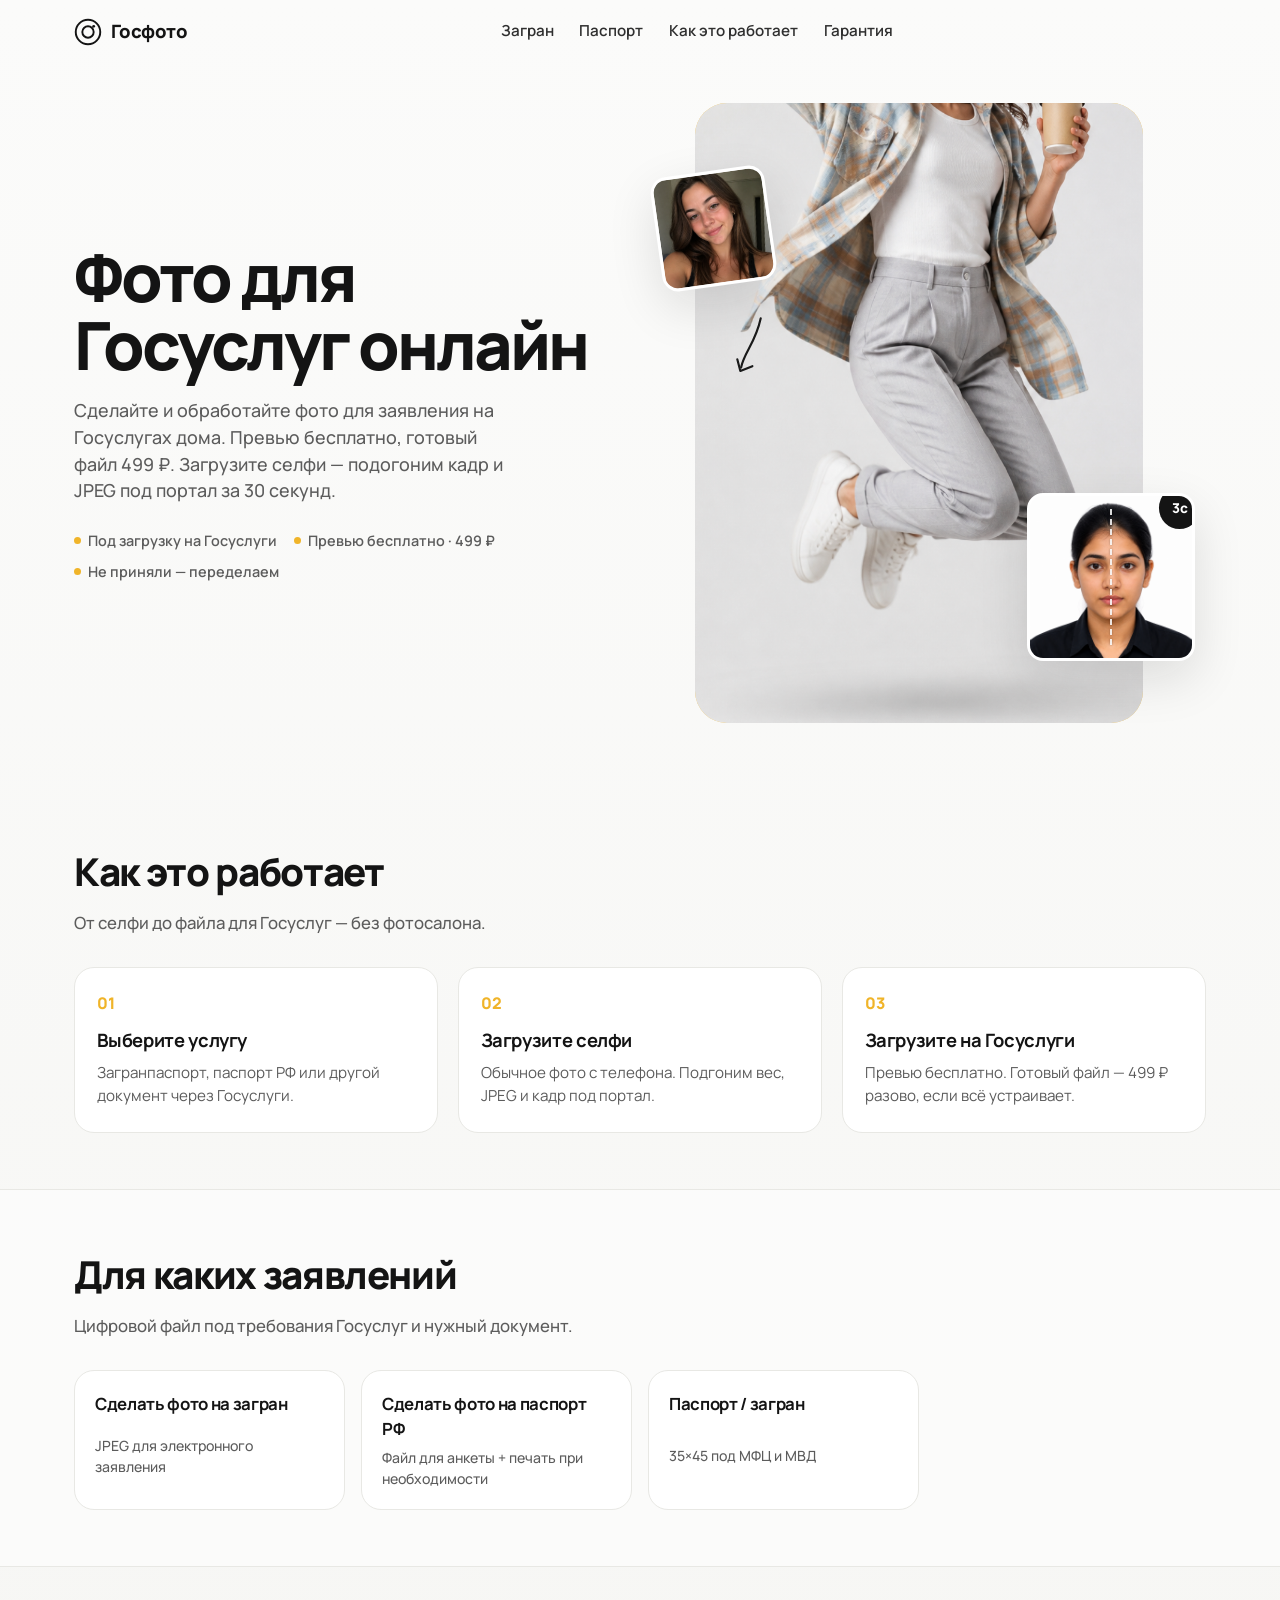
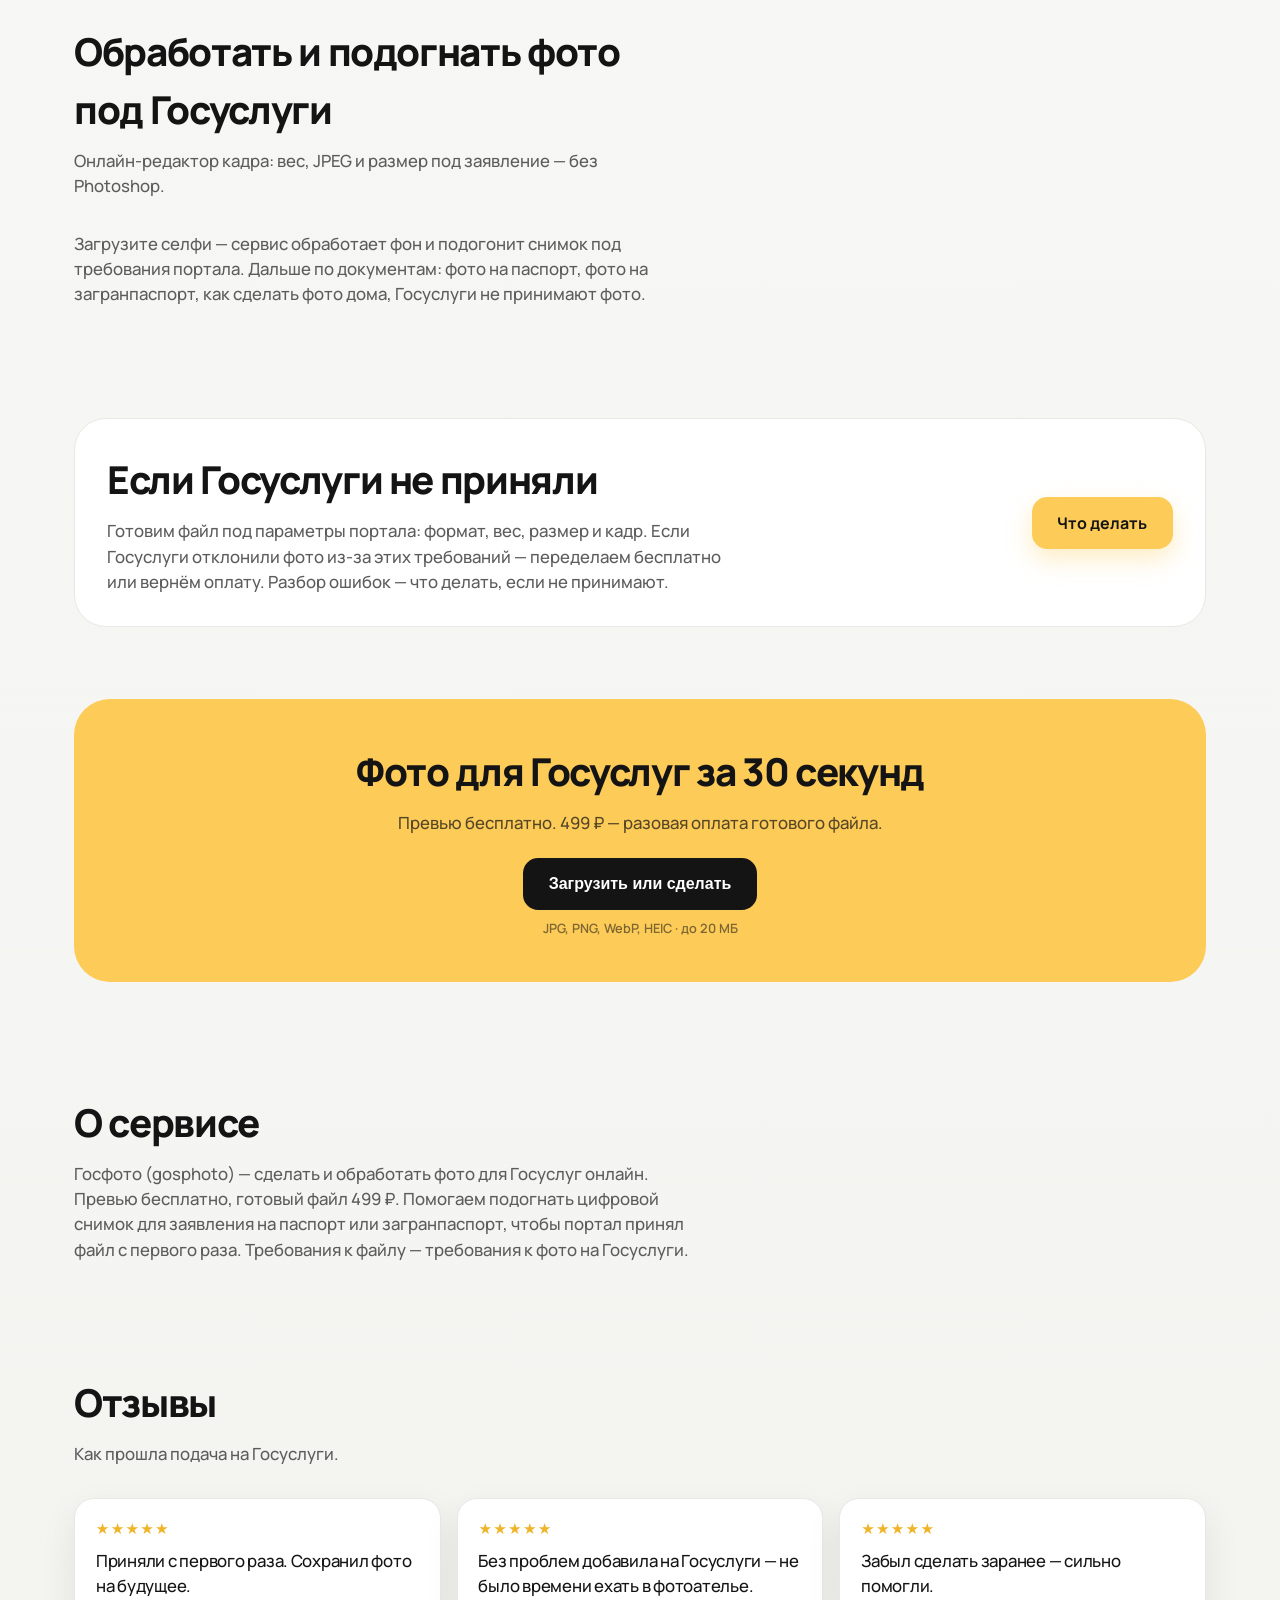
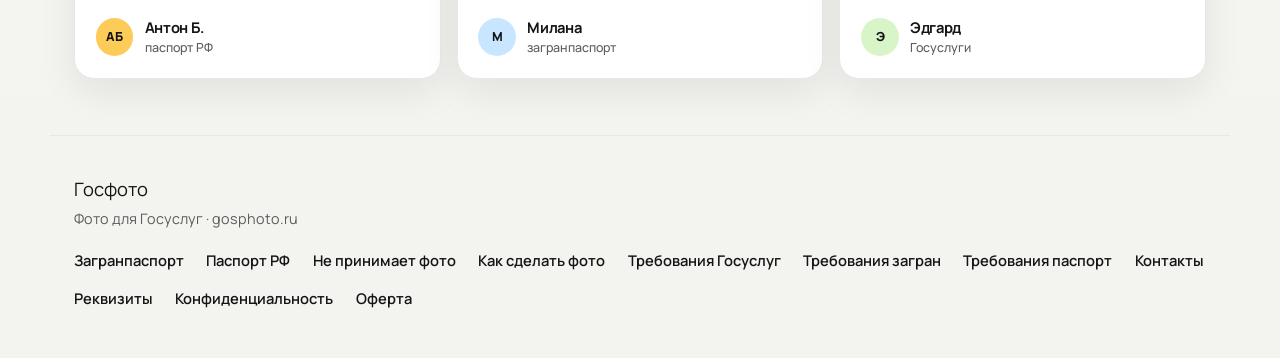
<file: index.html>
<!DOCTYPE html>
<html lang="ru">
  <head>
    <meta charset="UTF-8" />
    <meta name="viewport" content="width=device-width, initial-scale=1" />
    <title>Госфото — сделать и обработать фото для Госуслуг онлайн</title>
    <meta
      name="description"
      content="Превью бесплатно, готовый файл 499 ₽. Сделайте фото для Госуслуг из селфи: JPEG под портал за 30 секунд. Не приняли — переделаем."
    />
    <meta name="theme-color" content="#fdcb58" />
    <meta name="yandex-verification" content="fc308a11c59be991" />
    <link rel="canonical" href="https://gosphoto.ru/" />
    <link rel="icon" href="/favicon.ico" sizes="any" />
    <link rel="icon" href="/assets/favicon.svg" type="image/svg+xml" />
    <link rel="icon" href="/assets/favicon-32.png" type="image/png" sizes="32x32" />
    <link rel="apple-touch-icon" href="/assets/apple-touch-icon.png" />
    <link rel="preconnect" href="https://fonts.googleapis.com" />
    <link rel="preconnect" href="https://fonts.gstatic.com" crossorigin />
    <link
      href="https://fonts.googleapis.com/css2?family=Manrope:wght@400;500;600;700;800&display=swap"
      rel="stylesheet"
    />
    <link rel="stylesheet" href="css/styles.css?v=20261122-reviews-b" />
    <!-- Yandex.Metrika counter -->
    <script type="text/javascript">
      (function (m, e, t, r, i, k, a) {
        m[i] =
          m[i] ||
          function () {
            (m[i].a = m[i].a || []).push(arguments);
          };
        m[i].l = 1 * new Date();
        for (var j = 0; j < document.scripts.length; j++) {
          if (document.scripts[j].src === r) {
            return;
          }
        }
        (k = e.createElement(t)),
          (a = e.getElementsByTagName(t)[0]),
          (k.async = 1),
          (k.src = r),
          a.parentNode.insertBefore(k, a);
      })(window, document, "script", "https://mc.yandex.ru/metrika/tag.js?id=111303098", "ym");

      ym(111303098, "init", {
        ssr: true,
        webvisor: true,
        clickmap: true,
        ecommerce: "dataLayer",
        referrer: document.referrer,
        url: location.href,
        accurateTrackBounce: true,
        trackLinks: true,
      });
    </script>
    <noscript
      ><div>
        <img
          src="https://mc.yandex.ru/watch/111303098"
          style="position: absolute; left: -9999px"
          alt=""
        /></div
    ></noscript>
    <!-- /Yandex.Metrika counter -->
  </head>
  <body>
    <header class="site-header">
      <a class="logo" href="/" aria-label="Госфото">
        <span class="logo-mark" aria-hidden="true">
          <svg viewBox="0 0 32 32" width="28" height="28" fill="none">
            <circle cx="16" cy="16" r="14" stroke="currentColor" stroke-width="2.2" />
            <circle cx="16" cy="16" r="6.5" stroke="currentColor" stroke-width="2.2" />
            <circle cx="22.5" cy="9.5" r="1.6" fill="currentColor" />
          </svg>
        </span>
        <span class="logo-text">Госфото</span>
      </a>

      <nav class="nav" aria-label="Основное меню">
        <a href="/foto-na-zagranpasport" data-metrika-goal="click_nav" data-metrika-param="nav_zagran">Загран</a>
        <a href="/foto-na-pasport" data-metrika-goal="click_nav" data-metrika-param="nav_pasport">Паспорт</a>
        <a href="#how" data-metrika-goal="click_nav" data-metrika-param="how">Как это работает</a>
        <a href="#guarantee" data-metrika-goal="click_nav" data-metrika-param="guarantee">Гарантия</a>
      </nav>

      <button class="nav-toggle" type="button" aria-label="Меню" aria-expanded="false" data-metrika-goal="click_nav_toggle">
        <span></span><span></span>
      </button>
    </header>

    <aside class="resume-banner" id="resume-banner" hidden>
      <div class="resume-banner-inner">
        <p class="resume-banner-text" id="resume-banner-text"></p>
        <a class="btn btn-primary" id="resume-banner-link" href="#">Открыть</a>
        <button type="button" class="btn btn-ghost" id="resume-banner-dismiss">
          Закрыть
        </button>
      </div>
    </aside>

    <main>
      <section class="hero">
        <div class="hero-copy">
          <h1>Фото для<br />Госуслуг онлайн</h1>
          <p class="hero-lead">
            Сделайте и обработайте фото для заявления на Госуслугах дома.
            Превью бесплатно, готовый файл 499&nbsp;₽.
            Загрузите селфи — подогоним кадр и JPEG под портал за 30&nbsp;секунд.
          </p>
          <ul class="hero-trust">
            <li>Под загрузку на Госуслуги</li>
            <li>Превью бесплатно · 499&nbsp;₽</li>
            <li>Не приняли — переделаем</li>
          </ul>
        </div>

        <div class="hero-visual" aria-hidden="true">
          <div class="hero-panel">
            <img
              class="hero-person"
              src="assets/hero-jump.png"
              alt=""
              width="720"
              height="960"
            />
          </div>

          <div class="process-card process-before">
            <img src="assets/selfie-before.png" alt="" width="160" height="160" />
          </div>

          <svg class="process-arrow" viewBox="0 0 40 80" width="36" height="72" fill="none">
            <path
              d="M20 4c0 28-10 40-10 58"
              stroke="#1a1a1a"
              stroke-width="2.4"
              stroke-linecap="round"
            />
            <path
              d="M4 54l6 12 12-8"
              stroke="#1a1a1a"
              stroke-width="2.4"
              stroke-linecap="round"
              stroke-linejoin="round"
            />
          </svg>

          <div class="process-card process-after">
            <img src="assets/passport-result.png" alt="" width="220" height="220" />
            <span class="badge-time">3с</span>
            <span class="guide-line"></span>
          </div>
        </div>
      </section>

      <section class="section" id="how">
        <div class="section-head">
          <h2>Как это работает</h2>
          <p>От селфи до файла для Госуслуг — без фотосалона.</p>
        </div>
        <div class="steps">
          <article class="step">
            <span class="step-num">01</span>
            <h3>Выберите услугу</h3>
            <p>Загранпаспорт, паспорт РФ или другой документ через Госуслуги.</p>
          </article>
          <article class="step">
            <span class="step-num">02</span>
            <h3>Загрузите селфи</h3>
            <p>Обычное фото с телефона. Подгоним вес, JPEG и кадр под портал.</p>
          </article>
          <article class="step">
            <span class="step-num">03</span>
            <h3>Загрузите на Госуслуги</h3>
            <p>Превью бесплатно. Готовый файл — 499&nbsp;₽ разово, если всё устраивает.</p>
          </article>
        </div>
      </section>

      <section class="section section-muted" id="docs">
        <div class="section-head">
          <h2>Для каких заявлений</h2>
          <p>Цифровой файл под требования Госуслуг и нужный документ.</p>
        </div>
        <div class="docs-grid">
          <a class="doc-card" href="/foto-na-zagranpasport" data-metrika-goal="click_doc_card" data-metrika-param="zagran">
            <strong>Сделать фото на загран</strong>
            <span>JPEG для электронного заявления</span>
          </a>
          <a class="doc-card" href="/foto-na-pasport" data-metrika-goal="click_doc_card" data-metrika-param="passport_rf">
            <strong>Сделать фото на паспорт РФ</strong>
            <span>Файл для анкеты + печать при необходимости</span>
          </a>
          <a class="doc-card" href="#start" data-metrika-goal="click_doc_card" data-metrika-param="print_35x45">
            <strong>Паспорт / загран</strong>
            <span>35×45 под МФЦ и МВД</span>
          </a>
        </div>
      </section>

      <section class="section" id="editor">
        <div class="section-head">
          <h2>Обработать и подогнать фото под Госуслуги</h2>
          <p>Онлайн‑редактор кадра: вес, JPEG и размер под заявление — без Photoshop.</p>
        </div>
        <div class="about">
          <p>
            Загрузите селфи — сервис обработает фон и подогонит снимок под
            требования портала. Дальше по документам:
            <a href="/foto-na-pasport">фото на паспорт</a>,
            <a href="/foto-na-zagranpasport">фото на загранпаспорт</a>,
            <a href="/kak-sdelat-foto-na-gosuslugi">как сделать фото дома</a>,
            <a href="/ne-prinimaet-foto-na-gosuslugah">Госуслуги не принимают фото</a>.
          </p>
        </div>
      </section>

      <section class="section" id="guarantee">
        <div class="guarantee">
          <div>
            <h2>Если Госуслуги не приняли</h2>
            <p>
              Готовим файл под параметры портала: формат, вес, размер и кадр. Если
              Госуслуги отклонили фото из‑за этих требований — переделаем бесплатно
              или вернём оплату. Разбор ошибок —
              <a href="/ne-prinimaet-foto-na-gosuslugah">что делать, если не принимают</a>.
            </p>
          </div>
          <a class="btn btn-primary" href="/ne-prinimaet-foto-na-gosuslugah" data-metrika-goal="click_nav" data-metrika-param="guarantee_reject">Что делать</a>
        </div>
      </section>

      <section class="section section-cta" id="start">
        <div class="cta-box">
          <h2>Фото для Госуслуг за 30 секунд</h2>
          <p>Превью бесплатно. 499&nbsp;₽ — разовая оплата готового файла.</p>
          <div class="upload">
            <button class="btn btn-dark" id="upload-btn" type="button" data-metrika-goal="photo_upload">Загрузить или сделать</button>
            <small>JPG, PNG, WebP, HEIC · до 20 МБ</small>
          </div>
        </div>
      </section>

      <section class="section" id="about">
        <div class="about">
          <h2>О сервисе</h2>
          <p>
            Госфото (gosphoto) — сделать и обработать фото для Госуслуг онлайн.
            Превью бесплатно, готовый файл 499&nbsp;₽.
            Помогаем подогнать цифровой снимок для заявления на паспорт или
            загранпаспорт, чтобы портал принял файл с первого раза. Требования к
            файлу —
            <a href="/trebovaniya-k-foto-na-gosuslugi">требования к фото на Госуслуги</a>.
          </p>
        </div>
      </section>

      <section class="section" id="reviews">
        <div class="section-head">
          <h2>Отзывы</h2>
          <p>Как прошла подача на Госуслуги.</p>
        </div>
        <div class="reviews-grid">
          <figure class="review-card">
            <div class="review-stars" aria-label="Оценка 5 из 5">★★★★★</div>
            <blockquote>
              Приняли с первого раза. Сохранил фото на будущее.
            </blockquote>
            <figcaption>
              <span class="review-avatar review-avatar--yellow" aria-hidden="true">АБ</span>
              <span class="review-meta">
                <strong>Антон Б.</strong>
                <span>паспорт РФ</span>
              </span>
            </figcaption>
          </figure>
          <figure class="review-card">
            <div class="review-stars" aria-label="Оценка 5 из 5">★★★★★</div>
            <blockquote>
              Без проблем добавила на Госуслуги — не было времени ехать в
              фотоателье.
            </blockquote>
            <figcaption>
              <span class="review-avatar review-avatar--blue" aria-hidden="true">М</span>
              <span class="review-meta">
                <strong>Милана</strong>
                <span>загранпаспорт</span>
              </span>
            </figcaption>
          </figure>
          <figure class="review-card">
            <div class="review-stars" aria-label="Оценка 5 из 5">★★★★★</div>
            <blockquote>
              Забыл сделать заранее — сильно помогли.
            </blockquote>
            <figcaption>
              <span class="review-avatar review-avatar--green" aria-hidden="true">Э</span>
              <span class="review-meta">
                <strong>Эдгард</strong>
                <span>Госуслуги</span>
              </span>
            </figcaption>
          </figure>
        </div>
      </section>
    </main>

    <footer class="site-footer">
      <div class="footer-brand">
        <span class="logo-text">Госфото</span>
        <p>Фото для Госуслуг · gosphoto.ru</p>
      </div>
      <div class="footer-links">
        <a href="/foto-na-zagranpasport" data-metrika-goal="click_nav" data-metrika-param="footer_zagran">Загранпаспорт</a>
        <a href="/foto-na-pasport" data-metrika-goal="click_nav" data-metrika-param="footer_pasport">Паспорт РФ</a>
        <a href="/ne-prinimaet-foto-na-gosuslugah" data-metrika-goal="click_nav" data-metrika-param="footer_reject">Не принимает фото</a>
        <a href="/kak-sdelat-foto-na-gosuslugi" data-metrika-goal="click_nav" data-metrika-param="footer_howshot">Как сделать фото</a>
        <a href="/trebovaniya-k-foto-na-gosuslugi" data-metrika-goal="click_nav" data-metrika-param="footer_req_gos">Требования Госуслуг</a>
        <a href="/trebovaniya-k-foto-na-zagranpasport" data-metrika-goal="click_nav" data-metrika-param="footer_req_zagran">Требования загран</a>
        <a href="/trebovaniya-k-foto-na-pasport" data-metrika-goal="click_nav" data-metrika-param="footer_req_pasport">Требования паспорт</a>
        <a href="/contacts" data-metrika-goal="click_contact_email" data-metrika-param="footer">Контакты</a>
        <a href="/rekvizity">Реквизиты</a>
        <a href="/privacy">Конфиденциальность</a>
        <a href="/offer">Оферта</a>
      </div>
    </footer>

    <dialog class="chooser-dialog" id="chooser-dialog" aria-labelledby="chooser-dialog-title">
      <div class="chooser-dialog-inner">
        <div class="chooser-head">
          <h2 id="chooser-dialog-title">Добавьте фото</h2>
          <button class="chooser-close" type="button" id="chooser-close" aria-label="Закрыть" data-metrika-goal="click_chooser_close">
            ×
          </button>
        </div>
        <p class="chooser-lead">Выберите снимок из галереи или сделайте новое селфи.</p>
        <div class="chooser-consent">
          <label>
            <input type="checkbox" id="chooser-consent" />
            <span
              >Согласен на обработку загружаемого фото,
              <a href="/privacy" target="_blank" rel="noopener">политикой конфиденциальности</a>
              и <a href="/offer" target="_blank" rel="noopener">офертой</a>.</span
            >
          </label>
        </div>
        <div class="chooser-slots">
          <button class="photo-slot" type="button" id="slot-choose" aria-label="Загрузить фото" data-metrika-goal="photo_choose_open">
            <span class="photo-slot-preview" id="preview-choose" hidden></span>
            <span class="photo-slot-placeholder">
              <span class="photo-slot-icon" aria-hidden="true">
                <svg viewBox="0 0 48 48" width="40" height="40" fill="none">
                  <rect
                    x="8"
                    y="12"
                    width="32"
                    height="24"
                    rx="4"
                    stroke="currentColor"
                    stroke-width="2.2"
                  />
                  <path
                    d="M16 28l6-7 5 5 3-3 6 7"
                    stroke="currentColor"
                    stroke-width="2.2"
                    stroke-linecap="round"
                    stroke-linejoin="round"
                  />
                  <circle cx="18" cy="18" r="2.2" fill="currentColor" />
                </svg>
              </span>
              <strong>Загрузить фото</strong>
              <small>JPG, PNG, WebP, HEIC · до 20 МБ</small>
            </span>
          </button>
          <button class="photo-slot" type="button" id="slot-camera" aria-label="Сделать новое" data-metrika-goal="photo_camera">
            <span class="photo-slot-preview" id="preview-camera" hidden></span>
            <span class="photo-slot-placeholder">
              <span class="photo-slot-icon" aria-hidden="true">
                <svg viewBox="0 0 48 48" width="40" height="40" fill="none">
                  <rect
                    x="6"
                    y="14"
                    width="36"
                    height="24"
                    rx="5"
                    stroke="currentColor"
                    stroke-width="2.2"
                  />
                  <path
                    d="M18 14l2.5-4h7L30 14"
                    stroke="currentColor"
                    stroke-width="2.2"
                    stroke-linecap="round"
                    stroke-linejoin="round"
                  />
                  <circle cx="24" cy="26" r="7" stroke="currentColor" stroke-width="2.2" />
                </svg>
              </span>
              <strong>Сделать новое</strong>
              <small>Фронтальная камера</small>
            </span>
          </button>
        </div>
        <div class="chooser-review" id="chooser-review" hidden>
          <img class="chooser-review-image" id="chooser-review-image" alt="Выбранное фото" />
          <p class="chooser-review-hint">Если снимок удачный — нажмите «Обработать». Можно выбрать другое.</p>
          <div class="chooser-review-actions">
            <button class="btn btn-dark" type="button" id="chooser-review-change">Выбрать другое</button>
            <button class="btn btn-primary" type="button" id="chooser-process" data-metrika-goal="photo_process_confirm">Обработать</button>
          </div>
        </div>
        <p class="chooser-error" id="chooser-error" hidden></p>
        <input
          type="file"
          id="input-choose"
          accept="image/jpeg,image/png,image/webp,image/heic,image/heif,.jpg,.jpeg,.png,.webp,.heic,.heif"
          hidden
        />
      </div>
    </dialog>

    <dialog class="chooser-dialog" id="doc-type-dialog" aria-labelledby="doc-type-dialog-title">
      <div class="chooser-dialog-inner">
        <div class="chooser-head">
          <h2 id="doc-type-dialog-title">Какой документ?</h2>
          <button
            class="chooser-close"
            type="button"
            id="doc-type-close"
            aria-label="Закрыть"
            data-metrika-goal="click_doc_type_close"
          >
            ×
          </button>
        </div>
        <p class="chooser-lead">
          От этого зависит разрешение файла: паспорт РФ — 600 dpi, загран — 300 dpi.
        </p>
        <div class="doc-type-actions">
          <button
            class="btn btn-primary"
            type="button"
            id="doc-type-passport"
            data-doc-type="passport_rf"
            data-metrika-goal="doc_type_select"
            data-metrika-param="passport_rf"
          >
            Паспорт РФ
          </button>
          <button
            class="btn btn-dark"
            type="button"
            id="doc-type-zagran"
            data-doc-type="zagran"
            data-metrika-goal="doc_type_select"
            data-metrika-param="zagran"
          >
            Загранпаспорт
          </button>
        </div>
      </div>
    </dialog>

    <dialog class="camera-dialog" id="camera-dialog" aria-labelledby="camera-dialog-title">
      <div class="camera-dialog-inner">
        <div class="chooser-head">
          <h2 id="camera-dialog-title">Сделать селфи</h2>
          <button class="chooser-close" type="button" id="camera-close" aria-label="Закрыть" data-metrika-goal="click_camera_close">
            ×
          </button>
        </div>
        <div class="camera-stage">
          <video id="camera-video" autoplay playsinline muted></video>
          <canvas id="camera-canvas" hidden></canvas>
        </div>
        <p class="chooser-error" id="camera-error" hidden></p>
        <div class="camera-actions">
          <button class="btn btn-dark" type="button" id="camera-back" data-metrika-goal="click_camera_back">Назад</button>
          <button class="btn btn-primary" type="button" id="camera-shutter" data-metrika-goal="photo_shutter">Сфотографировать</button>
        </div>
      </div>
    </dialog>

    <dialog class="notice-dialog" id="result-dialog" aria-labelledby="result-dialog-title">
      <div class="notice-dialog-inner result-dialog-inner">
        <h2 id="result-dialog-title">Готовим фото</h2>
        <div class="result-stage" id="result-stage" hidden>
          <img id="result-image" class="result-image" alt="Загруженное фото" />
          <div class="result-progress" id="result-progress" hidden>
            <div class="result-progress-track" aria-hidden="true">
              <div class="result-progress-bar" id="result-progress-bar"></div>
            </div>
            <p class="result-progress-step" id="result-progress-step" aria-live="polite">
              Проверяем фото…
            </p>
            <ol class="result-progress-list" id="result-progress-list" aria-hidden="true">
              <li data-step="0">Проверка</li>
              <li data-step="1">Фон</li>
              <li data-step="2">Кадр</li>
              <li data-step="3">Файл</li>
            </ol>
          </div>
        </div>
        <p id="result-status" class="result-status">Обрабатываем снимок…</p>
        <p class="chooser-error" id="result-error" hidden></p>
        <div class="result-actions">
          <button class="btn btn-ghost" type="button" id="result-close" data-metrika-goal="click_result_close">
            Закрыть
          </button>
        </div>
      </div>
    </dialog>

    <dialog class="notice-dialog" id="update-dialog" aria-labelledby="update-dialog-title" hidden>
      <form method="dialog" class="notice-dialog-inner">
        <h2 id="update-dialog-title">Сейчас идёт обновление</h2>
        <p>
          Извините, загрузка фото пока недоступна. Мы обновляем сервис и скоро
          вернём эту возможность.
        </p>
        <button class="btn btn-primary" value="ok" id="update-ok" data-metrika-goal="click_update_ok">Понятно</button>
      </form>
    </dialog>

    <dialog class="notice-dialog" id="too-close-dialog" aria-labelledby="too-close-dialog-title">
      <form method="dialog" class="notice-dialog-inner">
        <h2 id="too-close-dialog-title">Не приближайте вплотную</h2>
        <p>
          Так Госуслуги реже отклоняют фото, и меньше искажений от близкого
          фокуса. Держите камеру на расстоянии вытянутой руки, используйте
          селфи-палку или попросите другого человека сделать снимок. Лишнее по
          краям обрежется автоматически.
        </p>
        <button class="btn btn-primary" value="ok" id="too-close-ok" data-metrika-goal="click_too_close_ok">Понятно</button>
      </form>
    </dialog>


    <script src="/js/resume.js?v=20260912-pay-cookie"></script>
    <script src="/js/upload-flow.js?v=20261110-review-hide-slots"></script>
  </body>
</html>
</file>
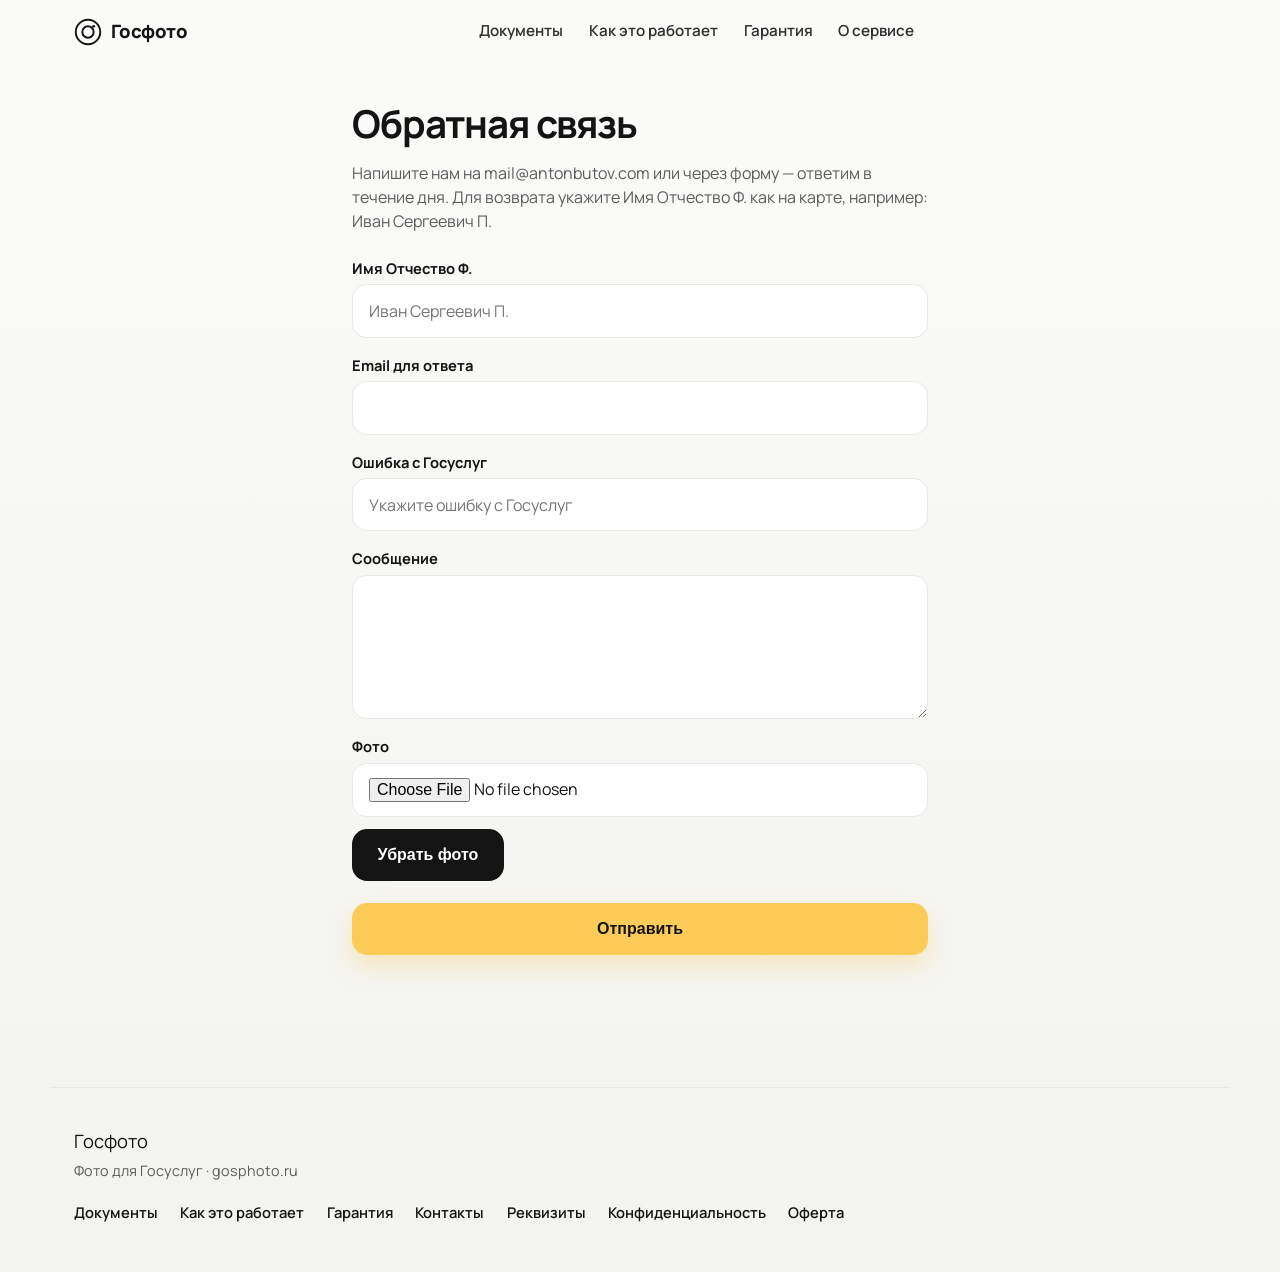
<file: contacts.html>
<!DOCTYPE html>
<html lang="ru">
  <head>
    <meta charset="UTF-8" />
    <meta name="viewport" content="width=device-width, initial-scale=1" />
    <title>Обратная связь — Госфото</title>
    <meta
      name="description"
      content="Напишите в поддержку Госфото — ответим на ваш email. Приложите фото."
    />
    <meta name="theme-color" content="#fdcb58" />
    <meta name="robots" content="index, follow" />
    <link rel="canonical" href="https://gosphoto.ru/contacts" />
    <link rel="icon" href="/favicon.ico" sizes="any" />
    <link rel="icon" href="/assets/favicon.svg" type="image/svg+xml" />
    <link rel="icon" href="/assets/favicon-32.png" type="image/png" sizes="32x32" />
    <link rel="apple-touch-icon" href="/assets/apple-touch-icon.png" />
    <link rel="preconnect" href="https://fonts.googleapis.com" />
    <link rel="preconnect" href="https://fonts.gstatic.com" crossorigin />
    <link
      href="https://fonts.googleapis.com/css2?family=Manrope:wght@400;500;600;700;800&display=swap"
      rel="stylesheet"
    />
    <link rel="stylesheet" href="/css/styles.css?v=20261110-review-hide-slots" />
    <script type="text/javascript">
      (function (m, e, t, r, i, k, a) {
        m[i] =
          m[i] ||
          function () {
            (m[i].a = m[i].a || []).push(arguments);
          };
        m[i].l = 1 * new Date();
        for (var j = 0; j < document.scripts.length; j++) {
          if (document.scripts[j].src === r) {
            return;
          }
        }
        (k = e.createElement(t)),
          (a = e.getElementsByTagName(t)[0]),
          (k.async = 1),
          (k.src = r),
          a.parentNode.insertBefore(k, a);
      })(window, document, "script", "https://mc.yandex.ru/metrika/tag.js?id=111303098", "ym");

      ym(111303098, "init", {
        ssr: true,
        webvisor: true,
        clickmap: true,
        ecommerce: "dataLayer",
        referrer: document.referrer,
        url: location.href,
        accurateTrackBounce: true,
        trackLinks: true,
      });
    </script>
    <noscript
      ><div>
        <img
          src="https://mc.yandex.ru/watch/111303098"
          style="position: absolute; left: -9999px"
          alt=""
        /></div
    ></noscript>
  </head>
  <body class="contacts-page">
    <header class="site-header">
      <a class="logo" href="/" aria-label="Госфото">
        <span class="logo-mark" aria-hidden="true">
          <svg viewBox="0 0 32 32" width="28" height="28" fill="none">
            <circle cx="16" cy="16" r="14" stroke="currentColor" stroke-width="2.2" />
            <circle cx="16" cy="16" r="6.5" stroke="currentColor" stroke-width="2.2" />
            <circle cx="22.5" cy="9.5" r="1.6" fill="currentColor" />
          </svg>
        </span>
        <span class="logo-text">Госфото</span>
      </a>

      <nav class="nav" aria-label="Основное меню">
        <a href="/#docs" data-metrika-goal="click_nav" data-metrika-param="contacts_docs">Документы</a>
        <a href="/#how" data-metrika-goal="click_nav" data-metrika-param="contacts_how">Как это работает</a>
        <a href="/#guarantee" data-metrika-goal="click_nav" data-metrika-param="contacts_guarantee">Гарантия</a>
        <a href="/#about" data-metrika-goal="click_nav" data-metrika-param="contacts_about">О сервисе</a>
      </nav>

      <button class="nav-toggle" type="button" aria-label="Меню" aria-expanded="false" data-metrika-goal="click_nav_toggle">
        <span></span><span></span>
      </button>
    </header>

    <main class="contacts-page-main">
      <section class="contacts-panel">
        <h1>Обратная связь</h1>
        <p class="contacts-lead">
          Напишите нам на
          <a href="mailto:mail@antonbutov.com">mail@antonbutov.com</a>
          или через форму — ответим в течение дня. Для возврата укажите
          Имя Отчество Ф. как на карте, например: Иван Сергеевич П.
        </p>
        <form class="contacts-form" id="feedback-form" novalidate>
          <div class="contacts-field">
            <label for="feedback-full-name">Имя Отчество Ф.</label>
            <input
              id="feedback-full-name"
              name="full_name"
              type="text"
              required
              minlength="5"
              maxlength="200"
              autocomplete="name"
              placeholder="Иван Сергеевич П."
            />
          </div>
          <div class="contacts-field">
            <label for="feedback-email">Email для ответа</label>
            <input
              id="feedback-email"
              name="email"
              type="email"
              required
              maxlength="254"
              autocomplete="email"
            />
          </div>
          <div class="contacts-field">
            <label for="feedback-gosuslugi-error">Ошибка с Госуслуг</label>
            <input
              id="feedback-gosuslugi-error"
              name="gosuslugi_error"
              type="text"
              required
              minlength="3"
              maxlength="1000"
              placeholder="Укажите ошибку с Госуслуг"
            />
          </div>
          <div class="contacts-field">
            <label for="feedback-message">Сообщение</label>
            <textarea
              id="feedback-message"
              name="message"
              required
              minlength="10"
              maxlength="4000"
            ></textarea>
          </div>
          <div class="contacts-field">
            <label for="feedback-photo">Фото</label>
            <div class="contacts-photo-row">
              <input
                id="feedback-photo"
                name="photo"
                type="file"
                required
                accept="image/jpeg,image/png,image/webp,.jpg,.jpeg,.png,.webp"
              />
              <button type="button" class="btn btn-dark" id="feedback-photo-clear" hidden>
                Убрать фото
              </button>
            </div>
            <span class="contacts-photo-name" id="feedback-photo-name"></span>
          </div>
          <button class="btn btn-primary" type="submit" id="feedback-submit">Отправить</button>
          <p class="contacts-status" id="feedback-status" role="status" aria-live="polite"></p>
        </form>
      </section>
    </main>

    <footer class="site-footer">
      <div class="footer-brand">
        <span class="logo-text">Госфото</span>
        <p>Фото для Госуслуг · gosphoto.ru</p>
      </div>
      <div class="footer-links">
        <a href="/#docs">Документы</a>
        <a href="/#how">Как это работает</a>
        <a href="/#guarantee">Гарантия</a>
        <a href="/contacts" data-metrika-goal="click_contact_email" data-metrika-param="footer">Контакты</a>
        <a href="/rekvizity">Реквизиты</a>
        <a href="/privacy">Конфиденциальность</a>
        <a href="/offer">Оферта</a>
      </div>
    </footer>

    <script>
      (function () {
        const METRIKA_ID = 111303098;
        const toggle = document.querySelector(".nav-toggle");
        const nav = document.querySelector(".nav");
        if (toggle && nav) {
          toggle.addEventListener("click", function () {
            const open = nav.classList.toggle("is-open");
            toggle.setAttribute("aria-expanded", open ? "true" : "false");
          });
        }

        function reachGoal(name, params) {
          try {
            if (typeof ym !== "function" || !name) return;
            if (params) ym(METRIKA_ID, "reachGoal", name, params);
            else ym(METRIKA_ID, "reachGoal", name);
          } catch (_) {}
        }

        document.addEventListener(
          "click",
          function (event) {
            const target = event.target.closest("[data-metrika-goal]");
            if (!target) return;
            const goal = target.getAttribute("data-metrika-goal");
            const param = target.getAttribute("data-metrika-param");
            reachGoal(goal, param ? { item: param } : undefined);
          },
          true
        );

        reachGoal("contacts_page_view");

        const form = document.getElementById("feedback-form");
        const fullName = document.getElementById("feedback-full-name");
        const email = document.getElementById("feedback-email");
        const gosuslugiError = document.getElementById("feedback-gosuslugi-error");
        const message = document.getElementById("feedback-message");
        const photo = document.getElementById("feedback-photo");
        const photoName = document.getElementById("feedback-photo-name");
        const photoClear = document.getElementById("feedback-photo-clear");
        const submit = document.getElementById("feedback-submit");
        const status = document.getElementById("feedback-status");

        function setStatus(text, kind) {
          status.textContent = text || "";
          status.classList.remove("is-error", "is-ok");
          if (kind) status.classList.add(kind);
        }

        photo.addEventListener("change", function () {
          const f = photo.files && photo.files[0];
          photoName.textContent = f ? f.name : "";
          photoClear.hidden = !f;
          if (f) reachGoal("feedback_photo_attach");
        });
        photoClear.addEventListener("click", function () {
          photo.value = "";
          photoName.textContent = "";
          photoClear.hidden = true;
          reachGoal("feedback_photo_clear");
        });

        form.addEventListener("submit", async function (e) {
          e.preventDefault();
          setStatus("");
          const nameVal = (fullName.value || "").trim().replace(/\s+/g, " ");
          if (!nameVal || nameVal.split(" ").length < 3) {
            setStatus(
              "Укажите Имя Отчество Ф., например: Иван Сергеевич П.",
              "is-error"
            );
            fullName.focus();
            return;
          }
          const errorVal = (gosuslugiError.value || "").trim().replace(/\s+/g, " ");
          if (!errorVal || errorVal.length < 3) {
            setStatus("Укажите ошибку с Госуслуг", "is-error");
            gosuslugiError.focus();
            return;
          }
          const hasPhoto = !!(photo.files && photo.files[0]);
          if (!hasPhoto) {
            setStatus("Приложите фото.", "is-error");
            photo.focus();
            return;
          }
          const body = new FormData();
          body.append("full_name", nameVal);
          body.append("email", email.value.trim());
          body.append("gosuslugi_error", errorVal);
          body.append("message", message.value.trim());
          body.append("photo", photo.files[0]);
          submit.disabled = true;
          reachGoal("feedback_submit", { has_photo: "yes" });
          try {
            const res = await fetch("/api/feedback", { method: "POST", body: body });
            if (!res.ok) {
              let detail = "Не удалось отправить. Попробуйте позже.";
              try {
                const j = await res.json();
                if (j && j.detail) {
                  detail = typeof j.detail === "string" ? j.detail : detail;
                }
              } catch (_) {}
              setStatus(detail, "is-error");
              reachGoal("feedback_fail", {
                reason: "http_" + res.status,
                has_photo: "yes",
              });
              return;
            }
            form.reset();
            photoName.textContent = "";
            photoClear.hidden = true;
            setStatus("Сообщение отправлено. Мы ответим на ваш email.", "is-ok");
            reachGoal("feedback_ok", { has_photo: "yes" });
          } catch (_) {
            setStatus("Сеть недоступна. Попробуйте позже.", "is-error");
            reachGoal("feedback_fail", {
              reason: "network",
              has_photo: "yes",
            });
          } finally {
            submit.disabled = false;
          }
        });
      })();
    </script>
  </body>
</html>
</file>
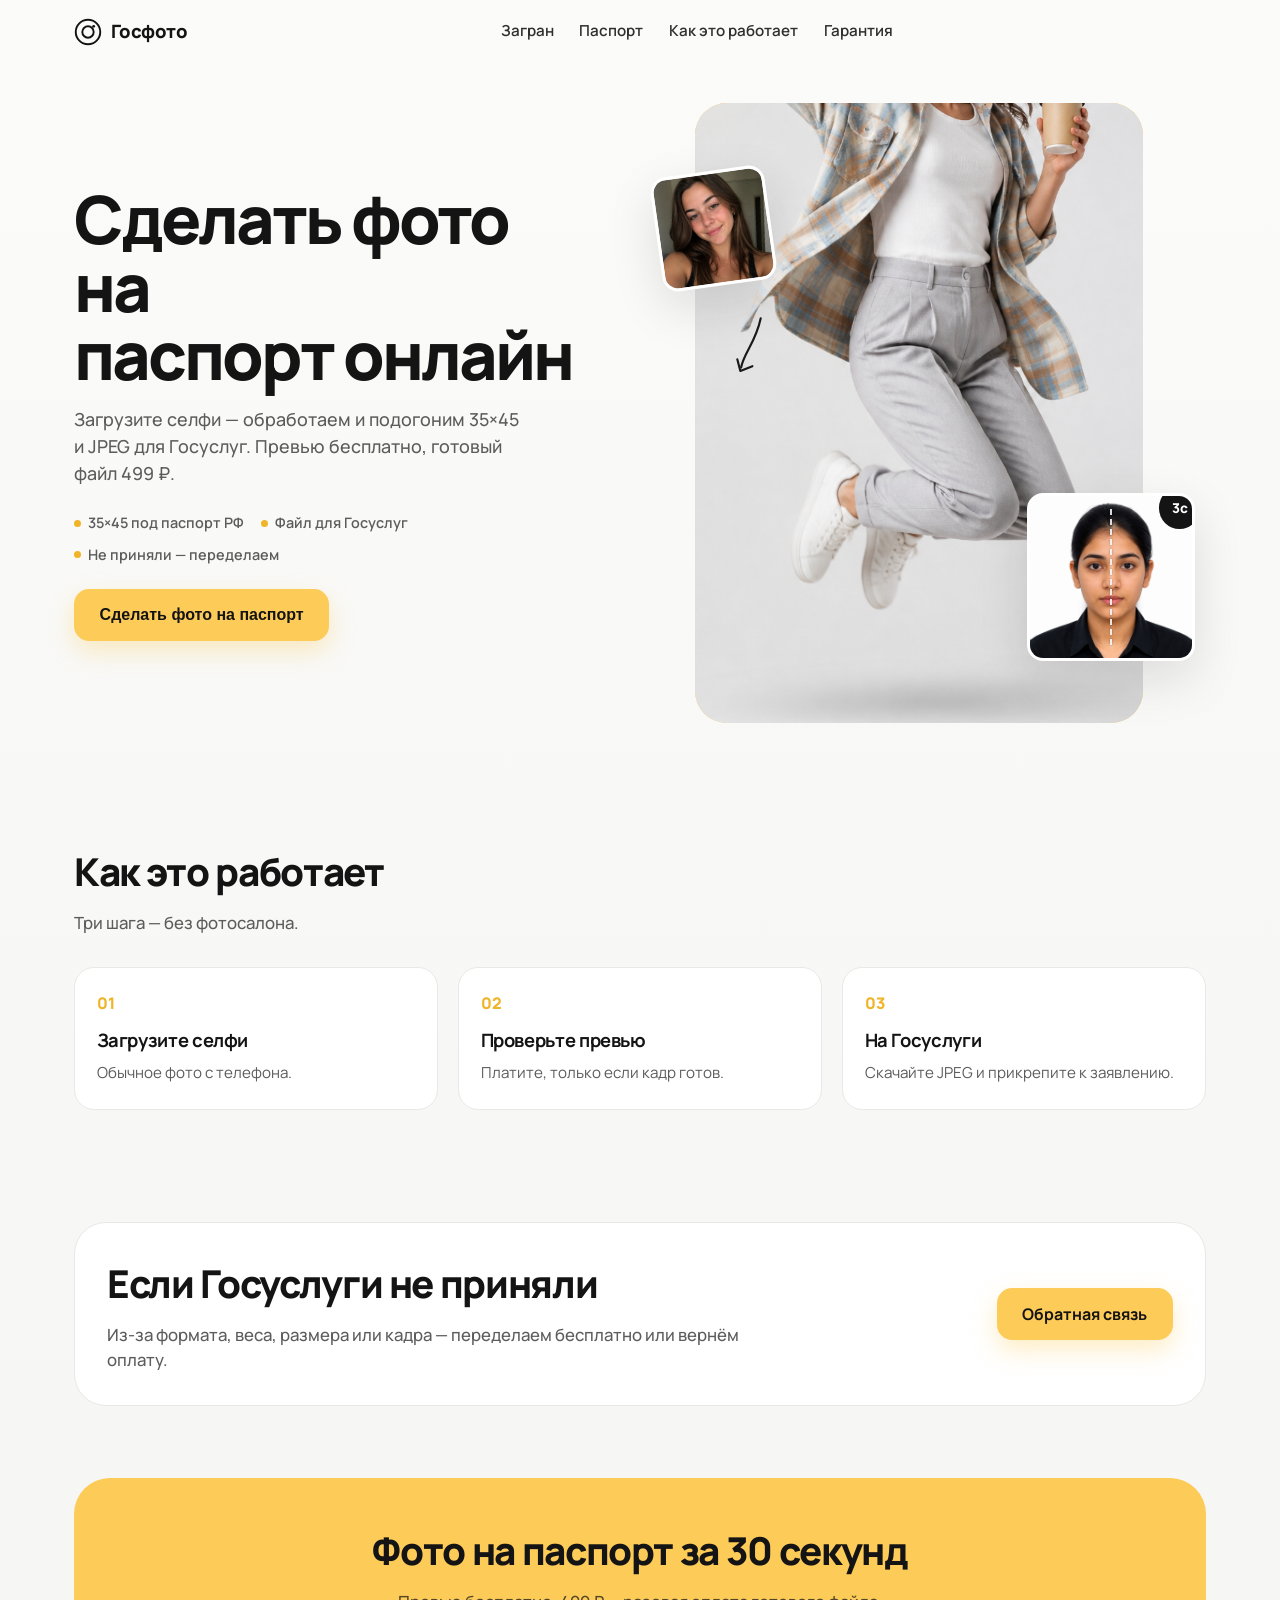
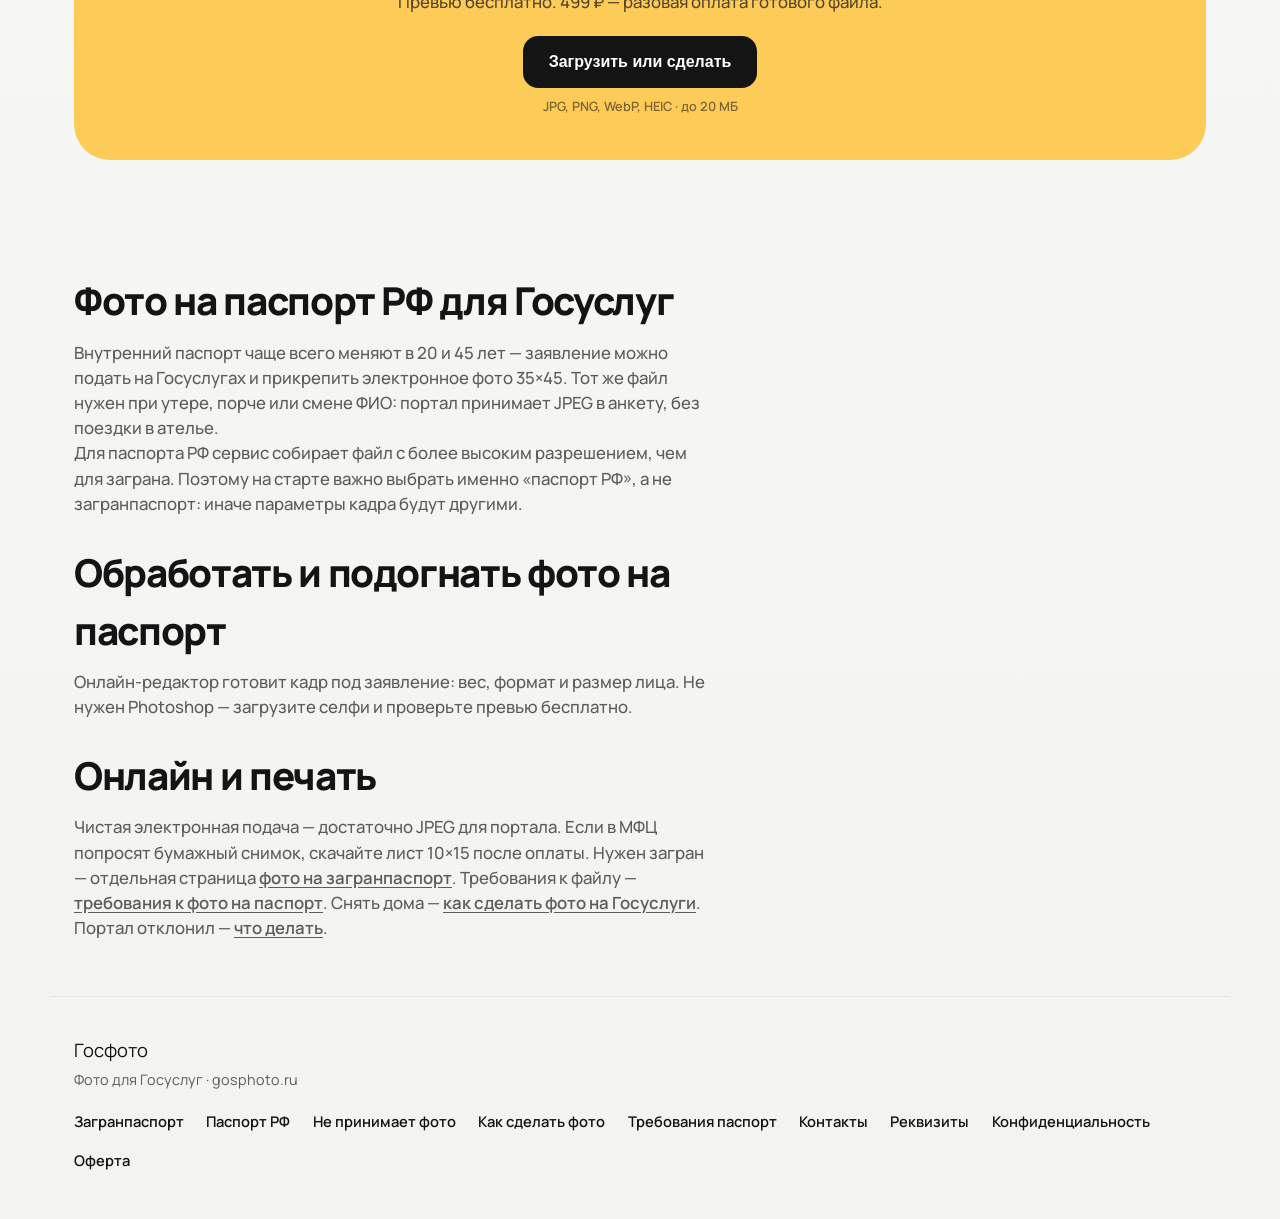
<file: foto-na-pasport.html>
<!DOCTYPE html>
<html lang="ru">
  <head>
    <meta charset="UTF-8" />
    <meta name="viewport" content="width=device-width, initial-scale=1" />
    <title>Сделать фото на паспорт РФ онлайн для Госуслуг | Госфото</title>
    <meta
      name="description"
      content="Превью бесплатно, готовый файл 499 ₽. Фото на паспорт РФ онлайн из селфи: 35×45 и JPEG для Госуслуг. Не приняли — переделаем."
    />
    <meta name="theme-color" content="#fdcb58" />
    <meta name="robots" content="index, follow" />
    <link rel="canonical" href="https://gosphoto.ru/foto-na-pasport" />
    <link rel="icon" href="/favicon.ico" sizes="any" />
    <link rel="icon" href="/assets/favicon.svg" type="image/svg+xml" />
    <link rel="icon" href="/assets/favicon-32.png" type="image/png" sizes="32x32" />
    <link rel="apple-touch-icon" href="/assets/apple-touch-icon.png" />
    <link rel="preconnect" href="https://fonts.googleapis.com" />
    <link rel="preconnect" href="https://fonts.gstatic.com" crossorigin />
    <link
      href="https://fonts.googleapis.com/css2?family=Manrope:wght@400;500;600;700;800&display=swap"
      rel="stylesheet"
    />
    <link rel="stylesheet" href="/css/styles.css?v=20261110-review-hide-slots" />
    <script type="text/javascript">
      (function (m, e, t, r, i, k, a) {
        m[i] =
          m[i] ||
          function () {
            (m[i].a = m[i].a || []).push(arguments);
          };
        m[i].l = 1 * new Date();
        for (var j = 0; j < document.scripts.length; j++) {
          if (document.scripts[j].src === r) {
            return;
          }
        }
        (k = e.createElement(t)),
          (a = e.getElementsByTagName(t)[0]),
          (k.async = 1),
          (k.src = r),
          a.parentNode.insertBefore(k, a);
      })(window, document, "script", "https://mc.yandex.ru/metrika/tag.js?id=111303098", "ym");

      ym(111303098, "init", {
        ssr: true,
        webvisor: true,
        clickmap: true,
        ecommerce: "dataLayer",
        referrer: document.referrer,
        url: location.href,
        accurateTrackBounce: true,
        trackLinks: true,
      });
    </script>
    <noscript
      ><div>
        <img
          src="https://mc.yandex.ru/watch/111303098"
          style="position: absolute; left: -9999px"
          alt=""
        /></div
    ></noscript>
  </head>
  <body data-doc-type="passport_rf">
    <header class="site-header">
      <a class="logo" href="/" aria-label="Госфото">
        <span class="logo-mark" aria-hidden="true">
          <svg viewBox="0 0 32 32" width="28" height="28" fill="none">
            <circle cx="16" cy="16" r="14" stroke="currentColor" stroke-width="2.2" />
            <circle cx="16" cy="16" r="6.5" stroke="currentColor" stroke-width="2.2" />
            <circle cx="22.5" cy="9.5" r="1.6" fill="currentColor" />
          </svg>
        </span>
        <span class="logo-text">Госфото</span>
      </a>

      <nav class="nav" aria-label="Основное меню">
        <a href="/foto-na-zagranpasport" data-metrika-goal="click_nav" data-metrika-param="pasport_nav_zagran">Загран</a>
        <a href="/foto-na-pasport" data-metrika-goal="click_nav" data-metrika-param="pasport_nav_pasport" aria-current="page">Паспорт</a>
        <a href="#how" data-metrika-goal="click_nav" data-metrika-param="pasport_how">Как это работает</a>
        <a href="#guarantee" data-metrika-goal="click_nav" data-metrika-param="pasport_guarantee">Гарантия</a>
      </nav>

      <button class="nav-toggle" type="button" aria-label="Меню" aria-expanded="false" data-metrika-goal="click_nav_toggle">
        <span></span><span></span>
      </button>
    </header>

    <main>
      <section class="hero">
        <div class="hero-copy">
          <h1>Сделать фото на<br />паспорт онлайн</h1>
          <p class="hero-lead">
            Загрузите селфи — обработаем и подогоним 35×45 и JPEG для Госуслуг.
            Превью бесплатно, готовый файл 499&nbsp;₽.
          </p>
          <ul class="hero-trust">
            <li>35×45 под паспорт РФ</li>
            <li>Файл для Госуслуг</li>
            <li>Не приняли — переделаем</li>
          </ul>
          <p class="hero-cta">
            <button
              class="btn btn-primary"
              type="button"
              id="upload-btn"
              data-metrika-goal="photo_upload"
              data-metrika-param="pasport_hero"
            >Сделать фото на паспорт</button>
          </p>
        </div>

        <div class="hero-visual" aria-hidden="true">
          <div class="hero-panel">
            <img
              class="hero-person"
              src="/assets/hero-jump.png"
              alt=""
              width="720"
              height="960"
            />
          </div>
          <div class="process-card process-before">
            <img src="/assets/selfie-before.png" alt="" width="160" height="160" />
          </div>
          <svg class="process-arrow" viewBox="0 0 40 80" width="36" height="72" fill="none">
            <path
              d="M20 4c0 28-10 40-10 58"
              stroke="#1a1a1a"
              stroke-width="2.4"
              stroke-linecap="round"
            />
            <path
              d="M4 54l6 12 12-8"
              stroke="#1a1a1a"
              stroke-width="2.4"
              stroke-linecap="round"
              stroke-linejoin="round"
            />
          </svg>
          <div class="process-card process-after">
            <img src="/assets/passport-result.png" alt="" width="220" height="220" />
            <span class="badge-time">3с</span>
            <span class="guide-line"></span>
          </div>
        </div>
      </section>

      <section class="section" id="how">
        <div class="section-head">
          <h2>Как это работает</h2>
          <p>Три шага — без фотосалона.</p>
        </div>
        <div class="steps">
          <article class="step">
            <span class="step-num">01</span>
            <h3>Загрузите селфи</h3>
            <p>Обычное фото с телефона.</p>
          </article>
          <article class="step">
            <span class="step-num">02</span>
            <h3>Проверьте превью</h3>
            <p>Платите, только если кадр готов.</p>
          </article>
          <article class="step">
            <span class="step-num">03</span>
            <h3>На Госуслуги</h3>
            <p>Скачайте JPEG и прикрепите к заявлению.</p>
          </article>
        </div>
      </section>

      <section class="section" id="guarantee">
        <div class="guarantee">
          <div>
            <h2>Если Госуслуги не приняли</h2>
            <p>
              Из‑за формата, веса, размера или кадра — переделаем бесплатно или вернём оплату.
            </p>
          </div>
          <a
            class="btn btn-primary"
            href="/contacts"
            data-metrika-goal="click_contact_email"
            data-metrika-param="pasport_guarantee"
            >Обратная связь</a
          >
        </div>
      </section>

      <section class="section section-cta" id="start">
        <div class="cta-box">
          <h2>Фото на паспорт за 30 секунд</h2>
          <p>Превью бесплатно. 499&nbsp;₽ — разовая оплата готового файла.</p>
          <div class="upload">
            <button
              class="btn btn-dark"
              type="button"
              data-upload-open
              data-metrika-goal="photo_upload"
              data-metrika-param="pasport_bottom"
            >Загрузить или сделать</button>
            <small>JPG, PNG, WebP, HEIC · до 20 МБ</small>
          </div>
        </div>
      </section>

      <section class="section" id="seo-text">
        <div class="about seo-text">
          <h2>Фото на паспорт РФ для Госуслуг</h2>
          <p>
            Внутренний паспорт чаще всего меняют в 20 и 45&nbsp;лет — заявление
            можно подать на Госуслугах и прикрепить электронное фото 35×45.
            Тот же файл нужен при утере, порче или смене ФИО: портал принимает
            JPEG в анкету, без поездки в ателье.
          </p>
          <p>
            Для паспорта РФ сервис собирает файл с более высоким разрешением,
            чем для заграна. Поэтому на старте важно выбрать именно «паспорт РФ»,
            а не загранпаспорт: иначе параметры кадра будут другими.
          </p>
          <h2>Обработать и подогнать фото на паспорт</h2>
          <p>
            Онлайн‑редактор готовит кадр под заявление: вес, формат и размер лица.
            Не нужен Photoshop — загрузите селфи и проверьте превью бесплатно.
          </p>
          <h2>Онлайн и печать</h2>
          <p>
            Чистая электронная подача — достаточно JPEG для портала. Если в МФЦ
            попросят бумажный снимок, скачайте лист 10×15 после оплаты. Нужен
            загран — отдельная страница
            <a href="/foto-na-zagranpasport">фото на загранпаспорт</a>. Требования
            к файлу —
            <a href="/trebovaniya-k-foto-na-pasport">требования к фото на паспорт</a>.
            Снять дома —
            <a href="/kak-sdelat-foto-na-gosuslugi">как сделать фото на Госуслуги</a>.
            Портал отклонил —
            <a href="/ne-prinimaet-foto-na-gosuslugah">что делать</a>.
          </p>
        </div>
      </section>
    </main>

    <footer class="site-footer">
      <div class="footer-brand">
        <span class="logo-text">Госфото</span>
        <p>Фото для Госуслуг · gosphoto.ru</p>
      </div>
      <div class="footer-links">
        <a href="/foto-na-zagranpasport" data-metrika-goal="click_nav" data-metrika-param="footer_zagran">Загранпаспорт</a>
        <a href="/foto-na-pasport" data-metrika-goal="click_nav" data-metrika-param="footer_pasport">Паспорт РФ</a>
        <a href="/ne-prinimaet-foto-na-gosuslugah" data-metrika-goal="click_nav" data-metrika-param="footer_reject">Не принимает фото</a>
        <a href="/kak-sdelat-foto-na-gosuslugi" data-metrika-goal="click_nav" data-metrika-param="footer_howshot">Как сделать фото</a>
        <a href="/trebovaniya-k-foto-na-pasport" data-metrika-goal="click_nav" data-metrika-param="footer_req_pasport">Требования паспорт</a>
        <a href="/contacts" data-metrika-goal="click_contact_email" data-metrika-param="footer">Контакты</a>
        <a href="/rekvizity">Реквизиты</a>
        <a href="/privacy">Конфиденциальность</a>
        <a href="/offer">Оферта</a>
      </div>
    </footer>

    <dialog class="chooser-dialog" id="chooser-dialog" aria-labelledby="chooser-dialog-title">
      <div class="chooser-dialog-inner">
        <div class="chooser-head">
          <h2 id="chooser-dialog-title">Добавьте фото</h2>
          <button class="chooser-close" type="button" id="chooser-close" aria-label="Закрыть" data-metrika-goal="click_chooser_close">
            ×
          </button>
        </div>
        <p class="chooser-lead">Выберите снимок из галереи или сделайте новое селфи.</p>
        <div class="chooser-consent">
          <label>
            <input type="checkbox" id="chooser-consent" />
            <span
              >Согласен на обработку загружаемого фото,
              <a href="/privacy" target="_blank" rel="noopener">политикой конфиденциальности</a>
              и <a href="/offer" target="_blank" rel="noopener">офертой</a>.</span
            >
          </label>
        </div>
        <div class="chooser-slots">
          <button class="photo-slot" type="button" id="slot-choose" aria-label="Загрузить фото" data-metrika-goal="photo_choose_open">
            <span class="photo-slot-preview" id="preview-choose" hidden></span>
            <span class="photo-slot-placeholder">
              <span class="photo-slot-icon" aria-hidden="true">
                <svg viewBox="0 0 48 48" width="40" height="40" fill="none">
                  <rect
                    x="8"
                    y="12"
                    width="32"
                    height="24"
                    rx="4"
                    stroke="currentColor"
                    stroke-width="2.2"
                  />
                  <path
                    d="M16 28l6-7 5 5 3-3 6 7"
                    stroke="currentColor"
                    stroke-width="2.2"
                    stroke-linecap="round"
                    stroke-linejoin="round"
                  />
                  <circle cx="18" cy="18" r="2.2" fill="currentColor" />
                </svg>
              </span>
              <strong>Загрузить фото</strong>
              <small>JPG, PNG, WebP, HEIC · до 20 МБ</small>
            </span>
          </button>
          <button class="photo-slot" type="button" id="slot-camera" aria-label="Сделать новое" data-metrika-goal="photo_camera">
            <span class="photo-slot-preview" id="preview-camera" hidden></span>
            <span class="photo-slot-placeholder">
              <span class="photo-slot-icon" aria-hidden="true">
                <svg viewBox="0 0 48 48" width="40" height="40" fill="none">
                  <rect
                    x="6"
                    y="14"
                    width="36"
                    height="24"
                    rx="5"
                    stroke="currentColor"
                    stroke-width="2.2"
                  />
                  <path
                    d="M18 14l2.5-4h7L30 14"
                    stroke="currentColor"
                    stroke-width="2.2"
                    stroke-linecap="round"
                    stroke-linejoin="round"
                  />
                  <circle cx="24" cy="26" r="7" stroke="currentColor" stroke-width="2.2" />
                </svg>
              </span>
              <strong>Сделать новое</strong>
              <small>Фронтальная камера</small>
            </span>
          </button>
        </div>
        <div class="chooser-review" id="chooser-review" hidden>
          <img class="chooser-review-image" id="chooser-review-image" alt="Выбранное фото" />
          <p class="chooser-review-hint">Если снимок удачный — нажмите «Обработать». Можно выбрать другое.</p>
          <div class="chooser-review-actions">
            <button class="btn btn-dark" type="button" id="chooser-review-change">Выбрать другое</button>
            <button class="btn btn-primary" type="button" id="chooser-process" data-metrika-goal="photo_process_confirm">Обработать</button>
          </div>
        </div>
        <p class="chooser-error" id="chooser-error" hidden></p>
        <input
          type="file"
          id="input-choose"
          accept="image/jpeg,image/png,image/webp,image/heic,image/heif,.jpg,.jpeg,.png,.webp,.heic,.heif"
          hidden
        />
      </div>
    </dialog>

    <dialog class="chooser-dialog" id="doc-type-dialog" aria-labelledby="doc-type-dialog-title">
      <div class="chooser-dialog-inner">
        <div class="chooser-head">
          <h2 id="doc-type-dialog-title">Какой документ?</h2>
          <button
            class="chooser-close"
            type="button"
            id="doc-type-close"
            aria-label="Закрыть"
            data-metrika-goal="click_doc_type_close"
          >
            ×
          </button>
        </div>
        <p class="chooser-lead">
          От этого зависит разрешение файла: паспорт РФ — 600 dpi, загран — 300 dpi.
        </p>
        <div class="doc-type-actions">
          <button
            class="btn btn-primary"
            type="button"
            id="doc-type-passport"
            data-doc-type="passport_rf"
            data-metrika-goal="doc_type_select"
            data-metrika-param="passport_rf"
          >
            Паспорт РФ
          </button>
          <button
            class="btn btn-dark"
            type="button"
            id="doc-type-zagran"
            data-doc-type="zagran"
            data-metrika-goal="doc_type_select"
            data-metrika-param="zagran"
          >
            Загранпаспорт
          </button>
        </div>
      </div>
    </dialog>

    <dialog class="camera-dialog" id="camera-dialog" aria-labelledby="camera-dialog-title">
      <div class="camera-dialog-inner">
        <div class="chooser-head">
          <h2 id="camera-dialog-title">Сделать селфи</h2>
          <button class="chooser-close" type="button" id="camera-close" aria-label="Закрыть" data-metrika-goal="click_camera_close">
            ×
          </button>
        </div>
        <div class="camera-stage">
          <video id="camera-video" autoplay playsinline muted></video>
          <canvas id="camera-canvas" hidden></canvas>
        </div>
        <p class="chooser-error" id="camera-error" hidden></p>
        <div class="camera-actions">
          <button class="btn btn-dark" type="button" id="camera-back" data-metrika-goal="click_camera_back">Назад</button>
          <button class="btn btn-primary" type="button" id="camera-shutter" data-metrika-goal="photo_shutter">Сфотографировать</button>
        </div>
      </div>
    </dialog>

    <dialog class="notice-dialog" id="result-dialog" aria-labelledby="result-dialog-title">
      <div class="notice-dialog-inner result-dialog-inner">
        <h2 id="result-dialog-title">Готовим фото</h2>
        <div class="result-stage" id="result-stage" hidden>
          <img id="result-image" class="result-image" alt="Загруженное фото" />
          <div class="result-progress" id="result-progress" hidden>
            <div class="result-progress-track" aria-hidden="true">
              <div class="result-progress-bar" id="result-progress-bar"></div>
            </div>
            <p class="result-progress-step" id="result-progress-step" aria-live="polite">
              Проверяем фото…
            </p>
            <ol class="result-progress-list" id="result-progress-list" aria-hidden="true">
              <li data-step="0">Проверка</li>
              <li data-step="1">Фон</li>
              <li data-step="2">Кадр</li>
              <li data-step="3">Файл</li>
            </ol>
          </div>
        </div>
        <p id="result-status" class="result-status">Обрабатываем снимок…</p>
        <p class="chooser-error" id="result-error" hidden></p>
        <div class="result-actions">
          <button class="btn btn-ghost" type="button" id="result-close" data-metrika-goal="click_result_close">
            Закрыть
          </button>
        </div>
      </div>
    </dialog>

    <dialog class="notice-dialog" id="update-dialog" aria-labelledby="update-dialog-title" hidden>
      <form method="dialog" class="notice-dialog-inner">
        <h2 id="update-dialog-title">Сейчас идёт обновление</h2>
        <p>
          Извините, загрузка фото пока недоступна. Мы обновляем сервис и скоро
          вернём эту возможность.
        </p>
        <button class="btn btn-primary" value="ok" id="update-ok" data-metrika-goal="click_update_ok">Понятно</button>
      </form>
    </dialog>

    <dialog class="notice-dialog" id="too-close-dialog" aria-labelledby="too-close-dialog-title">
      <form method="dialog" class="notice-dialog-inner">
        <h2 id="too-close-dialog-title">Не приближайте вплотную</h2>
        <p>
          Так Госуслуги реже отклоняют фото, и меньше искажений от близкого
          фокуса. Держите камеру на расстоянии вытянутой руки, используйте
          селфи-палку или попросите другого человека сделать снимок. Лишнее по
          краям обрежется автоматически.
        </p>
        <button class="btn btn-primary" value="ok" id="too-close-ok" data-metrika-goal="click_too_close_ok">Понятно</button>
      </form>
    </dialog>


    <script src="/js/resume.js?v=20260912-pay-cookie"></script>
    <script src="/js/upload-flow.js?v=20261110-review-hide-slots"></script>
  </body>
</html>
</file>
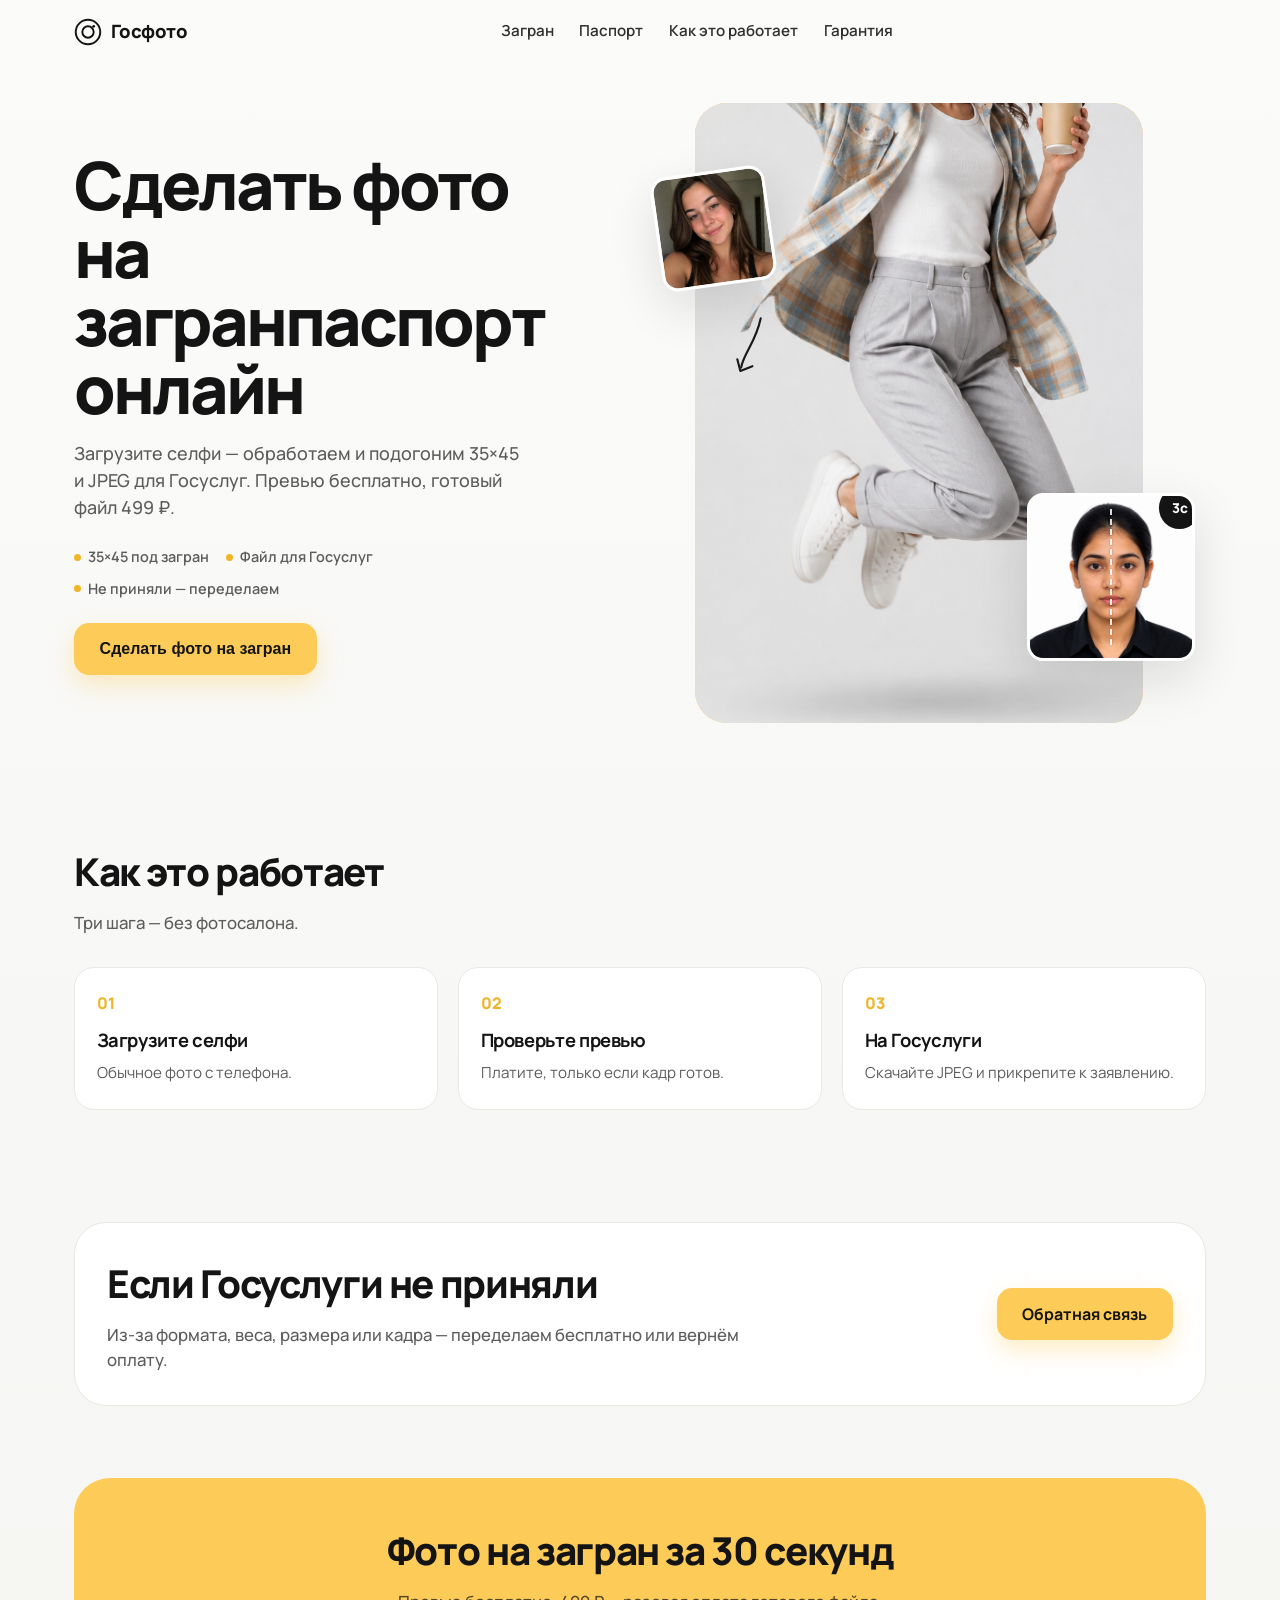
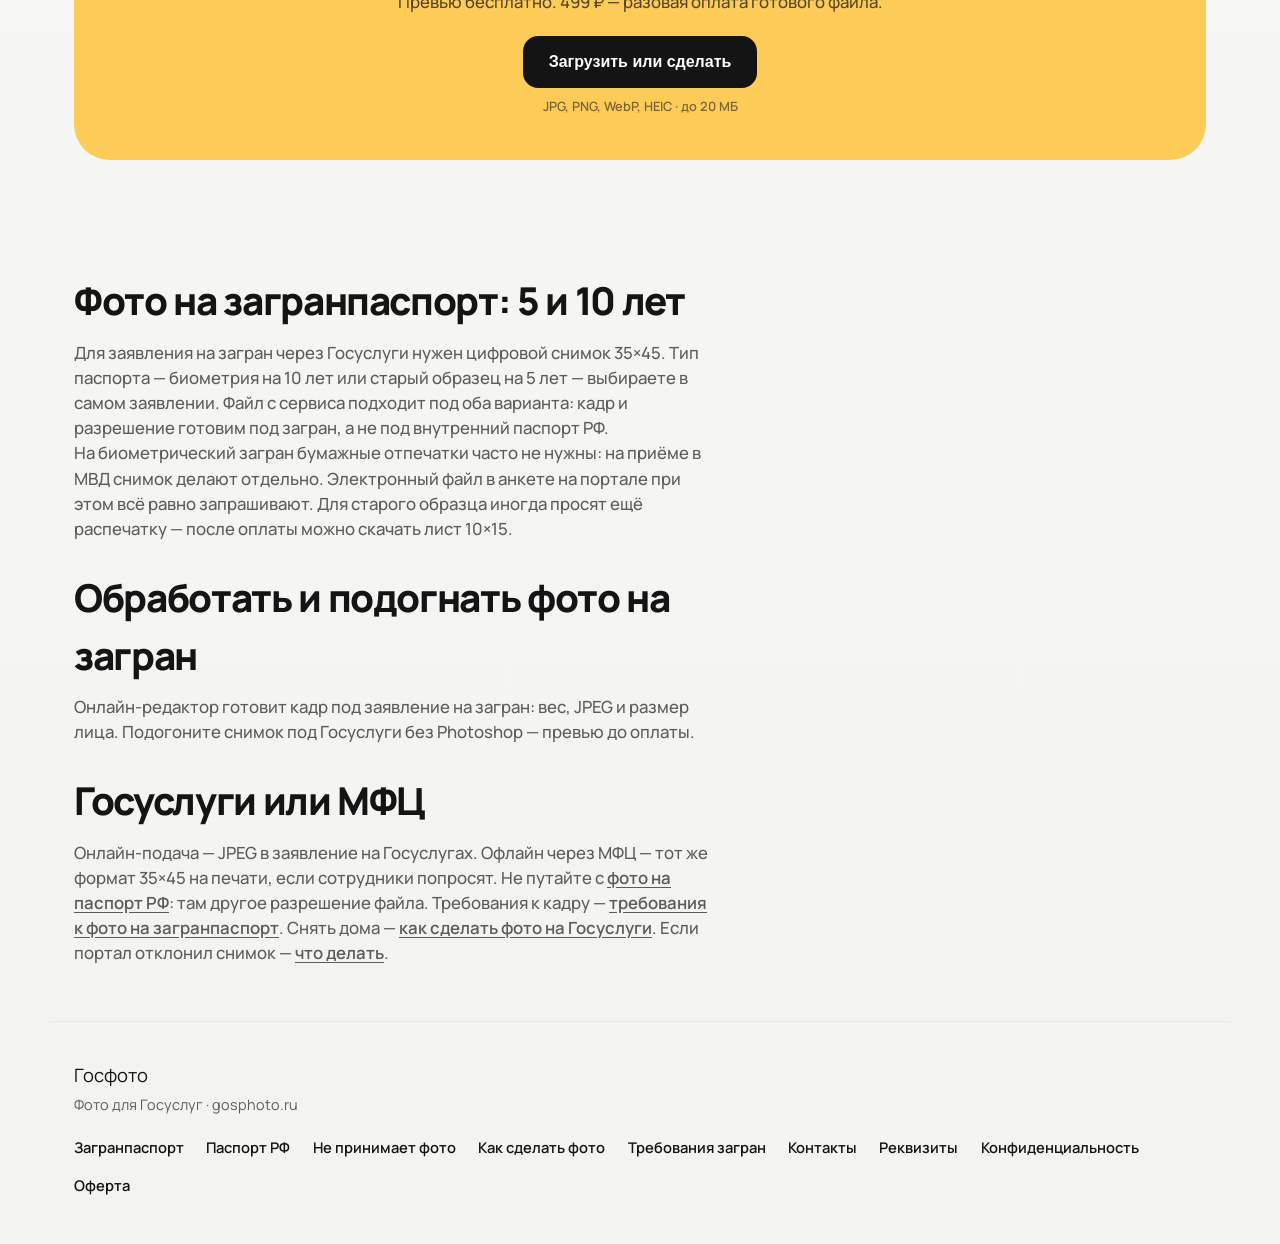
<file: foto-na-zagranpasport.html>
<!DOCTYPE html>
<html lang="ru">
  <head>
    <meta charset="UTF-8" />
    <meta name="viewport" content="width=device-width, initial-scale=1" />
    <title>Сделать фото на загранпаспорт онлайн для Госуслуг | Госфото</title>
    <meta
      name="description"
      content="Превью бесплатно, готовый файл 499 ₽. Фото на загранпаспорт онлайн из селфи: 35×45 и JPEG для Госуслуг. Не приняли — переделаем."
    />
    <meta name="theme-color" content="#fdcb58" />
    <meta name="robots" content="index, follow" />
    <link rel="canonical" href="https://gosphoto.ru/foto-na-zagranpasport" />
    <link rel="icon" href="/favicon.ico" sizes="any" />
    <link rel="icon" href="/assets/favicon.svg" type="image/svg+xml" />
    <link rel="icon" href="/assets/favicon-32.png" type="image/png" sizes="32x32" />
    <link rel="apple-touch-icon" href="/assets/apple-touch-icon.png" />
    <link rel="preconnect" href="https://fonts.googleapis.com" />
    <link rel="preconnect" href="https://fonts.gstatic.com" crossorigin />
    <link
      href="https://fonts.googleapis.com/css2?family=Manrope:wght@400;500;600;700;800&display=swap"
      rel="stylesheet"
    />
    <link rel="stylesheet" href="/css/styles.css?v=20261110-review-hide-slots" />
    <script type="text/javascript">
      (function (m, e, t, r, i, k, a) {
        m[i] =
          m[i] ||
          function () {
            (m[i].a = m[i].a || []).push(arguments);
          };
        m[i].l = 1 * new Date();
        for (var j = 0; j < document.scripts.length; j++) {
          if (document.scripts[j].src === r) {
            return;
          }
        }
        (k = e.createElement(t)),
          (a = e.getElementsByTagName(t)[0]),
          (k.async = 1),
          (k.src = r),
          a.parentNode.insertBefore(k, a);
      })(window, document, "script", "https://mc.yandex.ru/metrika/tag.js?id=111303098", "ym");

      ym(111303098, "init", {
        ssr: true,
        webvisor: true,
        clickmap: true,
        ecommerce: "dataLayer",
        referrer: document.referrer,
        url: location.href,
        accurateTrackBounce: true,
        trackLinks: true,
      });
    </script>
    <noscript
      ><div>
        <img
          src="https://mc.yandex.ru/watch/111303098"
          style="position: absolute; left: -9999px"
          alt=""
        /></div
    ></noscript>
  </head>
  <body data-doc-type="zagran">
    <header class="site-header">
      <a class="logo" href="/" aria-label="Госфото">
        <span class="logo-mark" aria-hidden="true">
          <svg viewBox="0 0 32 32" width="28" height="28" fill="none">
            <circle cx="16" cy="16" r="14" stroke="currentColor" stroke-width="2.2" />
            <circle cx="16" cy="16" r="6.5" stroke="currentColor" stroke-width="2.2" />
            <circle cx="22.5" cy="9.5" r="1.6" fill="currentColor" />
          </svg>
        </span>
        <span class="logo-text">Госфото</span>
      </a>

      <nav class="nav" aria-label="Основное меню">
        <a href="/foto-na-zagranpasport" data-metrika-goal="click_nav" data-metrika-param="zagran_nav_zagran" aria-current="page">Загран</a>
        <a href="/foto-na-pasport" data-metrika-goal="click_nav" data-metrika-param="zagran_nav_pasport">Паспорт</a>
        <a href="#how" data-metrika-goal="click_nav" data-metrika-param="zagran_how">Как это работает</a>
        <a href="#guarantee" data-metrika-goal="click_nav" data-metrika-param="zagran_guarantee">Гарантия</a>
      </nav>

      <button class="nav-toggle" type="button" aria-label="Меню" aria-expanded="false" data-metrika-goal="click_nav_toggle">
        <span></span><span></span>
      </button>
    </header>

    <main>
      <section class="hero">
        <div class="hero-copy">
          <h1>Сделать фото на<br />загранпаспорт онлайн</h1>
          <p class="hero-lead">
            Загрузите селфи — обработаем и подогоним 35×45 и JPEG для Госуслуг.
            Превью бесплатно, готовый файл 499&nbsp;₽.
          </p>
          <ul class="hero-trust">
            <li>35×45 под загран</li>
            <li>Файл для Госуслуг</li>
            <li>Не приняли — переделаем</li>
          </ul>
          <p class="hero-cta">
            <button
              class="btn btn-primary"
              type="button"
              id="upload-btn"
              data-metrika-goal="photo_upload"
              data-metrika-param="zagran_hero"
            >Сделать фото на загран</button>
          </p>
        </div>

        <div class="hero-visual" aria-hidden="true">
          <div class="hero-panel">
            <img
              class="hero-person"
              src="/assets/hero-jump.png"
              alt=""
              width="720"
              height="960"
            />
          </div>
          <div class="process-card process-before">
            <img src="/assets/selfie-before.png" alt="" width="160" height="160" />
          </div>
          <svg class="process-arrow" viewBox="0 0 40 80" width="36" height="72" fill="none">
            <path
              d="M20 4c0 28-10 40-10 58"
              stroke="#1a1a1a"
              stroke-width="2.4"
              stroke-linecap="round"
            />
            <path
              d="M4 54l6 12 12-8"
              stroke="#1a1a1a"
              stroke-width="2.4"
              stroke-linecap="round"
              stroke-linejoin="round"
            />
          </svg>
          <div class="process-card process-after">
            <img src="/assets/passport-result.png" alt="" width="220" height="220" />
            <span class="badge-time">3с</span>
            <span class="guide-line"></span>
          </div>
        </div>
      </section>

      <section class="section" id="how">
        <div class="section-head">
          <h2>Как это работает</h2>
          <p>Три шага — без фотосалона.</p>
        </div>
        <div class="steps">
          <article class="step">
            <span class="step-num">01</span>
            <h3>Загрузите селфи</h3>
            <p>Обычное фото с телефона.</p>
          </article>
          <article class="step">
            <span class="step-num">02</span>
            <h3>Проверьте превью</h3>
            <p>Платите, только если кадр готов.</p>
          </article>
          <article class="step">
            <span class="step-num">03</span>
            <h3>На Госуслуги</h3>
            <p>Скачайте JPEG и прикрепите к заявлению.</p>
          </article>
        </div>
      </section>

      <section class="section" id="guarantee">
        <div class="guarantee">
          <div>
            <h2>Если Госуслуги не приняли</h2>
            <p>
              Из‑за формата, веса, размера или кадра — переделаем бесплатно или вернём оплату.
            </p>
          </div>
          <a
            class="btn btn-primary"
            href="/contacts"
            data-metrika-goal="click_contact_email"
            data-metrika-param="zagran_guarantee"
            >Обратная связь</a
          >
        </div>
      </section>

      <section class="section section-cta" id="start">
        <div class="cta-box">
          <h2>Фото на загран за 30 секунд</h2>
          <p>Превью бесплатно. 499&nbsp;₽ — разовая оплата готового файла.</p>
          <div class="upload">
            <button
              class="btn btn-dark"
              type="button"
              data-upload-open
              data-metrika-goal="photo_upload"
              data-metrika-param="zagran_bottom"
            >Загрузить или сделать</button>
            <small>JPG, PNG, WebP, HEIC · до 20 МБ</small>
          </div>
        </div>
      </section>

      <section class="section" id="seo-text">
        <div class="about seo-text">
          <h2>Фото на загранпаспорт: 5 и 10 лет</h2>
          <p>
            Для заявления на загран через Госуслуги нужен цифровой снимок 35×45.
            Тип паспорта — биометрия на 10&nbsp;лет или старый образец на 5&nbsp;лет —
            выбираете в самом заявлении. Файл с сервиса подходит под оба варианта:
            кадр и разрешение готовим под загран, а не под внутренний паспорт РФ.
          </p>
          <p>
            На биометрический загран бумажные отпечатки часто не нужны: на приёме
            в МВД снимок делают отдельно. Электронный файл в анкете на портале
            при этом всё равно запрашивают. Для старого образца иногда просят ещё
            распечатку — после оплаты можно скачать лист 10×15.
          </p>
          <h2>Обработать и подогнать фото на загран</h2>
          <p>
            Онлайн‑редактор готовит кадр под заявление на загран: вес, JPEG и
            размер лица. Подогоните снимок под Госуслуги без Photoshop — превью
            до оплаты.
          </p>
          <h2>Госуслуги или МФЦ</h2>
          <p>
            Онлайн-подача — JPEG в заявление на Госуслугах. Офлайн через МФЦ —
            тот же формат 35×45 на печати, если сотрудники попросят. Не путайте с
            <a href="/foto-na-pasport">фото на паспорт РФ</a>: там другое
            разрешение файла. Требования к кадру —
            <a href="/trebovaniya-k-foto-na-zagranpasport">требования к фото на загранпаспорт</a>.
            Снять дома —
            <a href="/kak-sdelat-foto-na-gosuslugi">как сделать фото на Госуслуги</a>.
            Если портал отклонил снимок —
            <a href="/ne-prinimaet-foto-na-gosuslugah">что делать</a>.
          </p>
        </div>
      </section>
    </main>

    <footer class="site-footer">
      <div class="footer-brand">
        <span class="logo-text">Госфото</span>
        <p>Фото для Госуслуг · gosphoto.ru</p>
      </div>
      <div class="footer-links">
        <a href="/foto-na-zagranpasport" data-metrika-goal="click_nav" data-metrika-param="footer_zagran">Загранпаспорт</a>
        <a href="/foto-na-pasport" data-metrika-goal="click_nav" data-metrika-param="footer_pasport">Паспорт РФ</a>
        <a href="/ne-prinimaet-foto-na-gosuslugah" data-metrika-goal="click_nav" data-metrika-param="footer_reject">Не принимает фото</a>
        <a href="/kak-sdelat-foto-na-gosuslugi" data-metrika-goal="click_nav" data-metrika-param="footer_howshot">Как сделать фото</a>
        <a href="/trebovaniya-k-foto-na-zagranpasport" data-metrika-goal="click_nav" data-metrika-param="footer_req_zagran">Требования загран</a>
        <a href="/contacts" data-metrika-goal="click_contact_email" data-metrika-param="footer">Контакты</a>
        <a href="/rekvizity">Реквизиты</a>
        <a href="/privacy">Конфиденциальность</a>
        <a href="/offer">Оферта</a>
      </div>
    </footer>

    <dialog class="chooser-dialog" id="chooser-dialog" aria-labelledby="chooser-dialog-title">
      <div class="chooser-dialog-inner">
        <div class="chooser-head">
          <h2 id="chooser-dialog-title">Добавьте фото</h2>
          <button class="chooser-close" type="button" id="chooser-close" aria-label="Закрыть" data-metrika-goal="click_chooser_close">
            ×
          </button>
        </div>
        <p class="chooser-lead">Выберите снимок из галереи или сделайте новое селфи.</p>
        <div class="chooser-consent">
          <label>
            <input type="checkbox" id="chooser-consent" />
            <span
              >Согласен на обработку загружаемого фото,
              <a href="/privacy" target="_blank" rel="noopener">политикой конфиденциальности</a>
              и <a href="/offer" target="_blank" rel="noopener">офертой</a>.</span
            >
          </label>
        </div>
        <div class="chooser-slots">
          <button class="photo-slot" type="button" id="slot-choose" aria-label="Загрузить фото" data-metrika-goal="photo_choose_open">
            <span class="photo-slot-preview" id="preview-choose" hidden></span>
            <span class="photo-slot-placeholder">
              <span class="photo-slot-icon" aria-hidden="true">
                <svg viewBox="0 0 48 48" width="40" height="40" fill="none">
                  <rect
                    x="8"
                    y="12"
                    width="32"
                    height="24"
                    rx="4"
                    stroke="currentColor"
                    stroke-width="2.2"
                  />
                  <path
                    d="M16 28l6-7 5 5 3-3 6 7"
                    stroke="currentColor"
                    stroke-width="2.2"
                    stroke-linecap="round"
                    stroke-linejoin="round"
                  />
                  <circle cx="18" cy="18" r="2.2" fill="currentColor" />
                </svg>
              </span>
              <strong>Загрузить фото</strong>
              <small>JPG, PNG, WebP, HEIC · до 20 МБ</small>
            </span>
          </button>
          <button class="photo-slot" type="button" id="slot-camera" aria-label="Сделать новое" data-metrika-goal="photo_camera">
            <span class="photo-slot-preview" id="preview-camera" hidden></span>
            <span class="photo-slot-placeholder">
              <span class="photo-slot-icon" aria-hidden="true">
                <svg viewBox="0 0 48 48" width="40" height="40" fill="none">
                  <rect
                    x="6"
                    y="14"
                    width="36"
                    height="24"
                    rx="5"
                    stroke="currentColor"
                    stroke-width="2.2"
                  />
                  <path
                    d="M18 14l2.5-4h7L30 14"
                    stroke="currentColor"
                    stroke-width="2.2"
                    stroke-linecap="round"
                    stroke-linejoin="round"
                  />
                  <circle cx="24" cy="26" r="7" stroke="currentColor" stroke-width="2.2" />
                </svg>
              </span>
              <strong>Сделать новое</strong>
              <small>Фронтальная камера</small>
            </span>
          </button>
        </div>
        <div class="chooser-review" id="chooser-review" hidden>
          <img class="chooser-review-image" id="chooser-review-image" alt="Выбранное фото" />
          <p class="chooser-review-hint">Если снимок удачный — нажмите «Обработать». Можно выбрать другое.</p>
          <div class="chooser-review-actions">
            <button class="btn btn-dark" type="button" id="chooser-review-change">Выбрать другое</button>
            <button class="btn btn-primary" type="button" id="chooser-process" data-metrika-goal="photo_process_confirm">Обработать</button>
          </div>
        </div>
        <p class="chooser-error" id="chooser-error" hidden></p>
        <input
          type="file"
          id="input-choose"
          accept="image/jpeg,image/png,image/webp,image/heic,image/heif,.jpg,.jpeg,.png,.webp,.heic,.heif"
          hidden
        />
      </div>
    </dialog>

    <dialog class="chooser-dialog" id="doc-type-dialog" aria-labelledby="doc-type-dialog-title">
      <div class="chooser-dialog-inner">
        <div class="chooser-head">
          <h2 id="doc-type-dialog-title">Какой документ?</h2>
          <button
            class="chooser-close"
            type="button"
            id="doc-type-close"
            aria-label="Закрыть"
            data-metrika-goal="click_doc_type_close"
          >
            ×
          </button>
        </div>
        <p class="chooser-lead">
          От этого зависит разрешение файла: паспорт РФ — 600 dpi, загран — 300 dpi.
        </p>
        <div class="doc-type-actions">
          <button
            class="btn btn-primary"
            type="button"
            id="doc-type-passport"
            data-doc-type="passport_rf"
            data-metrika-goal="doc_type_select"
            data-metrika-param="passport_rf"
          >
            Паспорт РФ
          </button>
          <button
            class="btn btn-dark"
            type="button"
            id="doc-type-zagran"
            data-doc-type="zagran"
            data-metrika-goal="doc_type_select"
            data-metrika-param="zagran"
          >
            Загранпаспорт
          </button>
        </div>
      </div>
    </dialog>

    <dialog class="camera-dialog" id="camera-dialog" aria-labelledby="camera-dialog-title">
      <div class="camera-dialog-inner">
        <div class="chooser-head">
          <h2 id="camera-dialog-title">Сделать селфи</h2>
          <button class="chooser-close" type="button" id="camera-close" aria-label="Закрыть" data-metrika-goal="click_camera_close">
            ×
          </button>
        </div>
        <div class="camera-stage">
          <video id="camera-video" autoplay playsinline muted></video>
          <canvas id="camera-canvas" hidden></canvas>
        </div>
        <p class="chooser-error" id="camera-error" hidden></p>
        <div class="camera-actions">
          <button class="btn btn-dark" type="button" id="camera-back" data-metrika-goal="click_camera_back">Назад</button>
          <button class="btn btn-primary" type="button" id="camera-shutter" data-metrika-goal="photo_shutter">Сфотографировать</button>
        </div>
      </div>
    </dialog>

    <dialog class="notice-dialog" id="result-dialog" aria-labelledby="result-dialog-title">
      <div class="notice-dialog-inner result-dialog-inner">
        <h2 id="result-dialog-title">Готовим фото</h2>
        <div class="result-stage" id="result-stage" hidden>
          <img id="result-image" class="result-image" alt="Загруженное фото" />
          <div class="result-progress" id="result-progress" hidden>
            <div class="result-progress-track" aria-hidden="true">
              <div class="result-progress-bar" id="result-progress-bar"></div>
            </div>
            <p class="result-progress-step" id="result-progress-step" aria-live="polite">
              Проверяем фото…
            </p>
            <ol class="result-progress-list" id="result-progress-list" aria-hidden="true">
              <li data-step="0">Проверка</li>
              <li data-step="1">Фон</li>
              <li data-step="2">Кадр</li>
              <li data-step="3">Файл</li>
            </ol>
          </div>
        </div>
        <p id="result-status" class="result-status">Обрабатываем снимок…</p>
        <p class="chooser-error" id="result-error" hidden></p>
        <div class="result-actions">
          <button class="btn btn-ghost" type="button" id="result-close" data-metrika-goal="click_result_close">
            Закрыть
          </button>
        </div>
      </div>
    </dialog>

    <dialog class="notice-dialog" id="update-dialog" aria-labelledby="update-dialog-title" hidden>
      <form method="dialog" class="notice-dialog-inner">
        <h2 id="update-dialog-title">Сейчас идёт обновление</h2>
        <p>
          Извините, загрузка фото пока недоступна. Мы обновляем сервис и скоро
          вернём эту возможность.
        </p>
        <button class="btn btn-primary" value="ok" id="update-ok" data-metrika-goal="click_update_ok">Понятно</button>
      </form>
    </dialog>

    <dialog class="notice-dialog" id="too-close-dialog" aria-labelledby="too-close-dialog-title">
      <form method="dialog" class="notice-dialog-inner">
        <h2 id="too-close-dialog-title">Не приближайте вплотную</h2>
        <p>
          Так Госуслуги реже отклоняют фото, и меньше искажений от близкого
          фокуса. Держите камеру на расстоянии вытянутой руки, используйте
          селфи-палку или попросите другого человека сделать снимок. Лишнее по
          краям обрежется автоматически.
        </p>
        <button class="btn btn-primary" value="ok" id="too-close-ok" data-metrika-goal="click_too_close_ok">Понятно</button>
      </form>
    </dialog>


    <script src="/js/resume.js?v=20260912-pay-cookie"></script>
    <script src="/js/upload-flow.js?v=20261110-review-hide-slots"></script>
  </body>
</html>
</file>
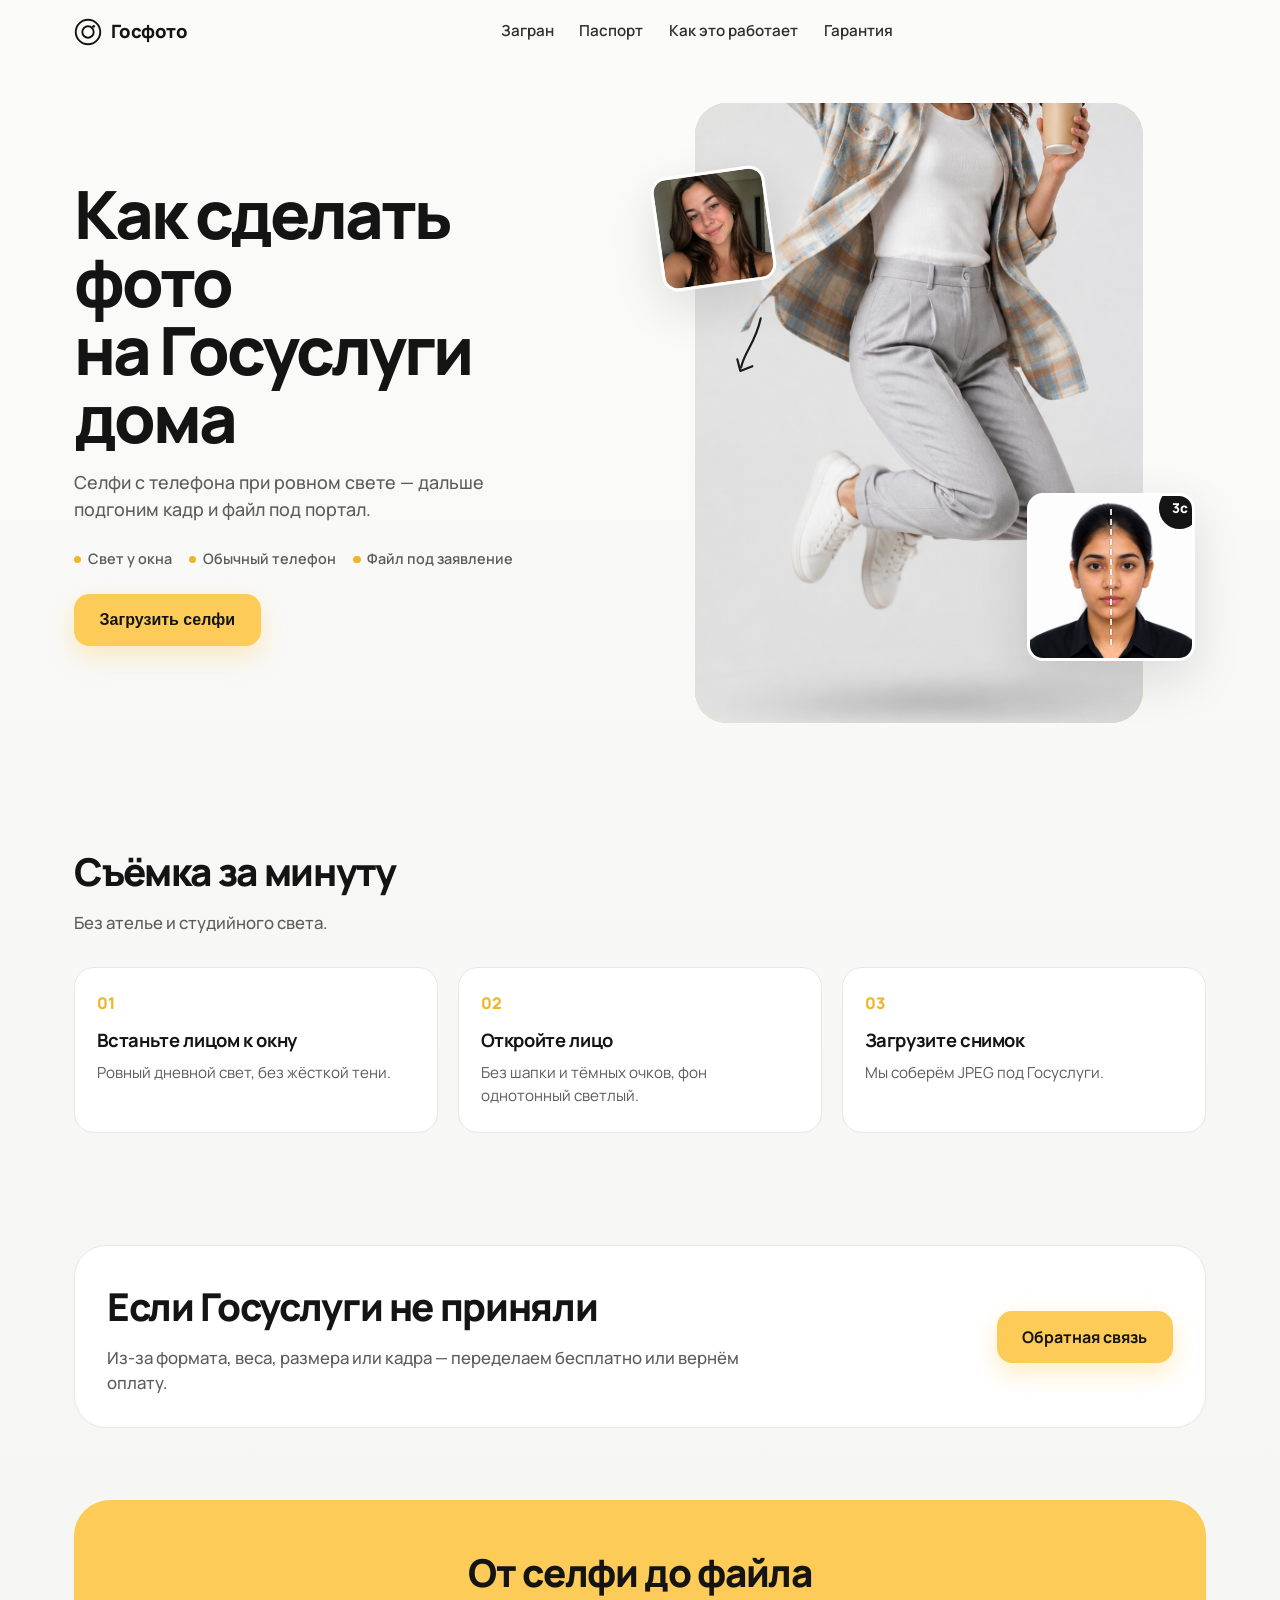
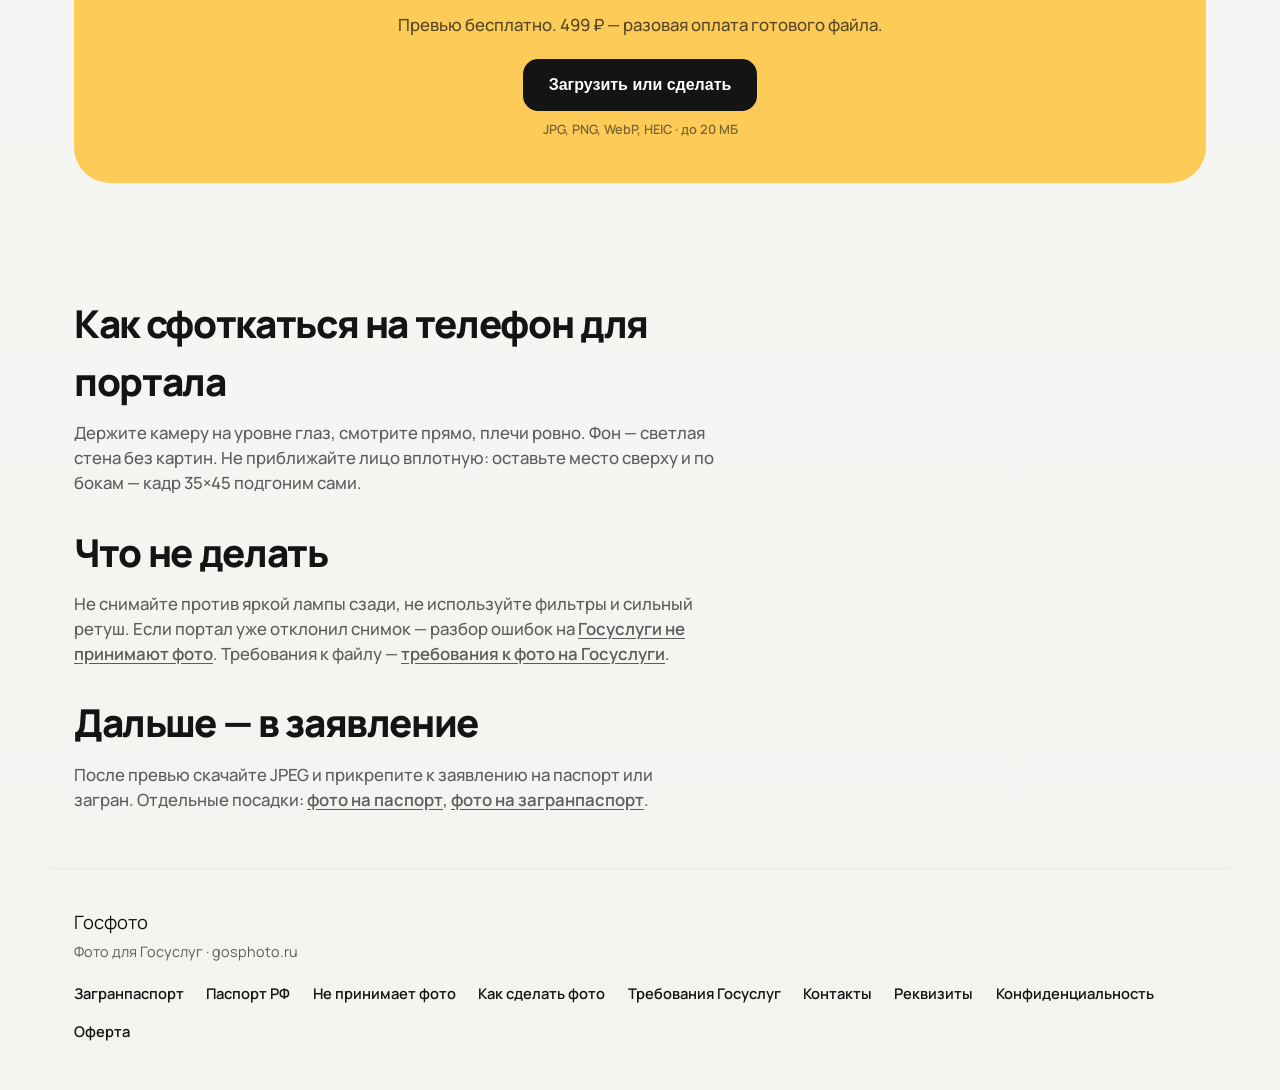
<file: kak-sdelat-foto-na-gosuslugi.html>
<!DOCTYPE html>
<html lang="ru">
  <head>
    <meta charset="UTF-8" />
    <meta name="viewport" content="width=device-width, initial-scale=1" />
    <title>Как сделать фото на Госуслуги дома на телефон | Госфото</title>
    <meta name="description" content="Как сделать фото на Госуслуги дома на телефон: свет, фон, поза. Превью бесплатно, готовый файл 499 ₽." />
    <meta name="theme-color" content="#fdcb58" />
    <meta name="robots" content="index, follow" />
    <link rel="canonical" href="https://gosphoto.ru/kak-sdelat-foto-na-gosuslugi" />
    <link rel="icon" href="/favicon.ico" sizes="any" />
    <link rel="icon" href="/assets/favicon.svg" type="image/svg+xml" />
    <link rel="icon" href="/assets/favicon-32.png" type="image/png" sizes="32x32" />
    <link rel="apple-touch-icon" href="/assets/apple-touch-icon.png" />
    <link rel="preconnect" href="https://fonts.googleapis.com" />
    <link rel="preconnect" href="https://fonts.gstatic.com" crossorigin />
    <link
      href="https://fonts.googleapis.com/css2?family=Manrope:wght@400;500;600;700;800&display=swap"
      rel="stylesheet"
    />
    <link rel="stylesheet" href="/css/styles.css?v=20261110-review-hide-slots" />
    <script type="application/ld+json">
      {
        "@context": "https://schema.org",
        "@type": "FAQPage",
        "mainEntity": [
          {
            "@type": "Question",
            "name": "Как сделать фото на Госуслуги дома на телефон?",
            "acceptedAnswer": {
              "@type": "Answer",
              "text": "Снимите селфи лицом к окну при ровном свете, без шапки и тёмных очков, на однотонном светлом фоне. Загрузите снимок — сервис подгонит кадр и файл под портал."
            }
          },
          {
            "@type": "Question",
            "name": "Подойдёт ли обычное селфи?",
            "acceptedAnswer": {
              "@type": "Answer",
              "text": "Да, если лицо открыто и нет сильных теней. Дальше мы готовим JPEG 35×45 под загрузку в заявление."
            }
          }
        ]
      }
    </script>
    <script type="text/javascript">
      (function (m, e, t, r, i, k, a) {
        m[i] =
          m[i] ||
          function () {
            (m[i].a = m[i].a || []).push(arguments);
          };
        m[i].l = 1 * new Date();
        for (var j = 0; j < document.scripts.length; j++) {
          if (document.scripts[j].src === r) {
            return;
          }
        }
        (k = e.createElement(t)),
          (a = e.getElementsByTagName(t)[0]),
          (k.async = 1),
          (k.src = r),
          a.parentNode.insertBefore(k, a);
      })(window, document, "script", "https://mc.yandex.ru/metrika/tag.js?id=111303098", "ym");

      ym(111303098, "init", {
        ssr: true,
        webvisor: true,
        clickmap: true,
        ecommerce: "dataLayer",
        referrer: document.referrer,
        url: location.href,
        accurateTrackBounce: true,
        trackLinks: true,
      });
    </script>
    <noscript
      ><div>
        <img
          src="https://mc.yandex.ru/watch/111303098"
          style="position: absolute; left: -9999px"
          alt=""
        /></div
    ></noscript>
  </head>
  <body>
    <header class="site-header">
      <a class="logo" href="/" aria-label="Госфото">
        <span class="logo-mark" aria-hidden="true">
          <svg viewBox="0 0 32 32" width="28" height="28" fill="none">
            <circle cx="16" cy="16" r="14" stroke="currentColor" stroke-width="2.2" />
            <circle cx="16" cy="16" r="6.5" stroke="currentColor" stroke-width="2.2" />
            <circle cx="22.5" cy="9.5" r="1.6" fill="currentColor" />
          </svg>
        </span>
        <span class="logo-text">Госфото</span>
      </a>
      <nav class="nav" aria-label="Основное меню">
        <a href="/foto-na-zagranpasport" data-metrika-goal="click_nav" data-metrika-param="howshot_nav_zagran">Загран</a>
        <a href="/foto-na-pasport" data-metrika-goal="click_nav" data-metrika-param="howshot_nav_pasport">Паспорт</a>
        <a href="#how" data-metrika-goal="click_nav" data-metrika-param="howshot_how">Как это работает</a>
        <a href="#guarantee" data-metrika-goal="click_nav" data-metrika-param="howshot_guarantee">Гарантия</a>
      </nav>
      <button class="nav-toggle" type="button" aria-label="Меню" aria-expanded="false" data-metrika-goal="click_nav_toggle">
        <span></span><span></span>
      </button>
    </header>
    <main>
      <section class="hero">
        <div class="hero-copy">
          <h1>Как сделать фото<br />на Госуслуги дома</h1>
          <p class="hero-lead">Селфи с телефона при ровном свете — дальше подгоним кадр и файл под портал.</p>
          <ul class="hero-trust">
            <li>Свет у окна</li>
            <li>Обычный телефон</li>
            <li>Файл под заявление</li>
          </ul>
          <p class="hero-cta">
            <button
              class="btn btn-primary"
              type="button"
              id="upload-btn"
              data-metrika-goal="photo_upload"
              data-metrika-param="howshot_hero"
            >Загрузить селфи</button>
          </p>
        </div>
        <div class="hero-visual" aria-hidden="true">
          <div class="hero-panel">
            <img class="hero-person" src="/assets/hero-jump.png" alt="" width="720" height="960" />
          </div>
          <div class="process-card process-before">
            <img src="/assets/selfie-before.png" alt="" width="160" height="160" />
          </div>
          <svg class="process-arrow" viewBox="0 0 40 80" width="36" height="72" fill="none">
            <path d="M20 4c0 28-10 40-10 58" stroke="#1a1a1a" stroke-width="2.4" stroke-linecap="round" />
            <path d="M4 54l6 12 12-8" stroke="#1a1a1a" stroke-width="2.4" stroke-linecap="round" stroke-linejoin="round" />
          </svg>
          <div class="process-card process-after">
            <img src="/assets/passport-result.png" alt="" width="220" height="220" />
            <span class="badge-time">3с</span>
            <span class="guide-line"></span>
          </div>
        </div>
      </section>

      <section class="section" id="how">
        <div class="section-head">
          <h2>Съёмка за минуту</h2>
          <p>Без ателье и студийного света.</p>
        </div>
        <div class="steps">
          <article class="step">
            <span class="step-num">01</span>
            <h3>Встаньте лицом к окну</h3>
            <p>Ровный дневной свет, без жёсткой тени.</p>
          </article>
          <article class="step">
            <span class="step-num">02</span>
            <h3>Откройте лицо</h3>
            <p>Без шапки и тёмных очков, фон однотонный светлый.</p>
          </article>
          <article class="step">
            <span class="step-num">03</span>
            <h3>Загрузите снимок</h3>
            <p>Мы соберём JPEG под Госуслуги.</p>
          </article>
        </div>
      </section>

      <section class="section" id="guarantee">
        <div class="guarantee">
          <div>
            <h2>Если Госуслуги не приняли</h2>
            <p>
              Из‑за формата, веса, размера или кадра — переделаем бесплатно или вернём оплату.
            </p>
          </div>
          <a
            class="btn btn-primary"
            href="/contacts"
            data-metrika-goal="click_contact_email"
            data-metrika-param="howshot_guarantee"
            >Обратная связь</a
          >
        </div>
      </section>

      <section class="section section-cta" id="start">
        <div class="cta-box">
          <h2>От селфи до файла</h2>
          <p>Превью бесплатно. 499&nbsp;₽ — разовая оплата готового файла.</p>
          <div class="upload">
            <button
              class="btn btn-dark"
              type="button"
              data-upload-open
              data-metrika-goal="photo_upload"
              data-metrika-param="howshot_bottom"
            >Загрузить или сделать</button>
            <small>JPG, PNG, WebP, HEIC · до 20 МБ</small>
          </div>
        </div>
      </section>

      <section class="section" id="seo-text">
        <div class="about seo-text">
          <h2>Как сфоткаться на телефон для портала</h2>
          <p>
            Держите камеру на уровне глаз, смотрите прямо, плечи ровно. Фон —
            светлая стена без картин. Не приближайте лицо вплотную: оставьте
            место сверху и по бокам — кадр 35×45 подгоним сами.
          </p>
          <h2>Что не делать</h2>
          <p>
            Не снимайте против яркой лампы сзади, не используйте фильтры и
            сильный ретуш. Если портал уже отклонил снимок — разбор ошибок на
            <a href="/ne-prinimaet-foto-na-gosuslugah">Госуслуги не принимают фото</a>.
            Требования к файлу —
            <a href="/trebovaniya-k-foto-na-gosuslugi">требования к фото на Госуслуги</a>.
          </p>
          <h2>Дальше — в заявление</h2>
          <p>
            После превью скачайте JPEG и прикрепите к заявлению на паспорт или
            загран. Отдельные посадки:
            <a href="/foto-na-pasport">фото на паспорт</a>,
            <a href="/foto-na-zagranpasport">фото на загранпаспорт</a>.
          </p>
        </div>
      </section>
    </main>

    <footer class="site-footer">
      <div class="footer-brand">
        <span class="logo-text">Госфото</span>
        <p>Фото для Госуслуг · gosphoto.ru</p>
      </div>
      <div class="footer-links">
        <a href="/foto-na-zagranpasport">Загранпаспорт</a>
        <a href="/foto-na-pasport">Паспорт РФ</a>
        <a href="/ne-prinimaet-foto-na-gosuslugah">Не принимает фото</a>
        <a href="/kak-sdelat-foto-na-gosuslugi">Как сделать фото</a>
        <a href="/trebovaniya-k-foto-na-gosuslugi">Требования Госуслуг</a>
        <a href="/contacts">Контакты</a>
        <a href="/rekvizity">Реквизиты</a>
        <a href="/privacy">Конфиденциальность</a>
        <a href="/offer">Оферта</a>
      </div>
    </footer>

    <dialog class="chooser-dialog" id="chooser-dialog" aria-labelledby="chooser-dialog-title">
      <div class="chooser-dialog-inner">
        <div class="chooser-head">
          <h2 id="chooser-dialog-title">Добавьте фото</h2>
          <button class="chooser-close" type="button" id="chooser-close" aria-label="Закрыть" data-metrika-goal="click_chooser_close">
            ×
          </button>
        </div>
        <p class="chooser-lead">Выберите снимок из галереи или сделайте новое селфи.</p>
        <div class="chooser-consent">
          <label>
            <input type="checkbox" id="chooser-consent" />
            <span
              >Согласен на обработку загружаемого фото,
              <a href="/privacy" target="_blank" rel="noopener">политикой конфиденциальности</a>
              и <a href="/offer" target="_blank" rel="noopener">офертой</a>.</span
            >
          </label>
        </div>
        <div class="chooser-slots">
          <button class="photo-slot" type="button" id="slot-choose" aria-label="Загрузить фото" data-metrika-goal="photo_choose_open">
            <span class="photo-slot-preview" id="preview-choose" hidden></span>
            <span class="photo-slot-placeholder">
              <span class="photo-slot-icon" aria-hidden="true">
                <svg viewBox="0 0 48 48" width="40" height="40" fill="none">
                  <rect
                    x="8"
                    y="12"
                    width="32"
                    height="24"
                    rx="4"
                    stroke="currentColor"
                    stroke-width="2.2"
                  />
                  <path
                    d="M16 28l6-7 5 5 3-3 6 7"
                    stroke="currentColor"
                    stroke-width="2.2"
                    stroke-linecap="round"
                    stroke-linejoin="round"
                  />
                  <circle cx="18" cy="18" r="2.2" fill="currentColor" />
                </svg>
              </span>
              <strong>Загрузить фото</strong>
              <small>JPG, PNG, WebP, HEIC · до 20 МБ</small>
            </span>
          </button>
          <button class="photo-slot" type="button" id="slot-camera" aria-label="Сделать новое" data-metrika-goal="photo_camera">
            <span class="photo-slot-preview" id="preview-camera" hidden></span>
            <span class="photo-slot-placeholder">
              <span class="photo-slot-icon" aria-hidden="true">
                <svg viewBox="0 0 48 48" width="40" height="40" fill="none">
                  <rect
                    x="6"
                    y="14"
                    width="36"
                    height="24"
                    rx="5"
                    stroke="currentColor"
                    stroke-width="2.2"
                  />
                  <path
                    d="M18 14l2.5-4h7L30 14"
                    stroke="currentColor"
                    stroke-width="2.2"
                    stroke-linecap="round"
                    stroke-linejoin="round"
                  />
                  <circle cx="24" cy="26" r="7" stroke="currentColor" stroke-width="2.2" />
                </svg>
              </span>
              <strong>Сделать новое</strong>
              <small>Фронтальная камера</small>
            </span>
          </button>
        </div>
        <div class="chooser-review" id="chooser-review" hidden>
          <img class="chooser-review-image" id="chooser-review-image" alt="Выбранное фото" />
          <p class="chooser-review-hint">Если снимок удачный — нажмите «Обработать». Можно выбрать другое.</p>
          <div class="chooser-review-actions">
            <button class="btn btn-dark" type="button" id="chooser-review-change">Выбрать другое</button>
            <button class="btn btn-primary" type="button" id="chooser-process" data-metrika-goal="photo_process_confirm">Обработать</button>
          </div>
        </div>
        <p class="chooser-error" id="chooser-error" hidden></p>
        <input
          type="file"
          id="input-choose"
          accept="image/jpeg,image/png,image/webp,image/heic,image/heif,.jpg,.jpeg,.png,.webp,.heic,.heif"
          hidden
        />
      </div>
    </dialog>

    <dialog class="chooser-dialog" id="doc-type-dialog" aria-labelledby="doc-type-dialog-title">
      <div class="chooser-dialog-inner">
        <div class="chooser-head">
          <h2 id="doc-type-dialog-title">Какой документ?</h2>
          <button
            class="chooser-close"
            type="button"
            id="doc-type-close"
            aria-label="Закрыть"
            data-metrika-goal="click_doc_type_close"
          >
            ×
          </button>
        </div>
        <p class="chooser-lead">
          От этого зависит разрешение файла: паспорт РФ — 600 dpi, загран — 300 dpi.
        </p>
        <div class="doc-type-actions">
          <button
            class="btn btn-primary"
            type="button"
            id="doc-type-passport"
            data-doc-type="passport_rf"
            data-metrika-goal="doc_type_select"
            data-metrika-param="passport_rf"
          >
            Паспорт РФ
          </button>
          <button
            class="btn btn-dark"
            type="button"
            id="doc-type-zagran"
            data-doc-type="zagran"
            data-metrika-goal="doc_type_select"
            data-metrika-param="zagran"
          >
            Загранпаспорт
          </button>
        </div>
      </div>
    </dialog>

    <dialog class="camera-dialog" id="camera-dialog" aria-labelledby="camera-dialog-title">
      <div class="camera-dialog-inner">
        <div class="chooser-head">
          <h2 id="camera-dialog-title">Сделать селфи</h2>
          <button class="chooser-close" type="button" id="camera-close" aria-label="Закрыть" data-metrika-goal="click_camera_close">
            ×
          </button>
        </div>
        <div class="camera-stage">
          <video id="camera-video" autoplay playsinline muted></video>
          <canvas id="camera-canvas" hidden></canvas>
        </div>
        <p class="chooser-error" id="camera-error" hidden></p>
        <div class="camera-actions">
          <button class="btn btn-dark" type="button" id="camera-back" data-metrika-goal="click_camera_back">Назад</button>
          <button class="btn btn-primary" type="button" id="camera-shutter" data-metrika-goal="photo_shutter">Сфотографировать</button>
        </div>
      </div>
    </dialog>

    <dialog class="notice-dialog" id="result-dialog" aria-labelledby="result-dialog-title">
      <div class="notice-dialog-inner result-dialog-inner">
        <h2 id="result-dialog-title">Готовим фото</h2>
        <div class="result-stage" id="result-stage" hidden>
          <img id="result-image" class="result-image" alt="Загруженное фото" />
          <div class="result-progress" id="result-progress" hidden>
            <div class="result-progress-track" aria-hidden="true">
              <div class="result-progress-bar" id="result-progress-bar"></div>
            </div>
            <p class="result-progress-step" id="result-progress-step" aria-live="polite">
              Проверяем фото…
            </p>
            <ol class="result-progress-list" id="result-progress-list" aria-hidden="true">
              <li data-step="0">Проверка</li>
              <li data-step="1">Фон</li>
              <li data-step="2">Кадр</li>
              <li data-step="3">Файл</li>
            </ol>
          </div>
        </div>
        <p id="result-status" class="result-status">Обрабатываем снимок…</p>
        <p class="chooser-error" id="result-error" hidden></p>
        <div class="result-actions">
          <button class="btn btn-ghost" type="button" id="result-close" data-metrika-goal="click_result_close">
            Закрыть
          </button>
        </div>
      </div>
    </dialog>

    <dialog class="notice-dialog" id="update-dialog" aria-labelledby="update-dialog-title" hidden>
      <form method="dialog" class="notice-dialog-inner">
        <h2 id="update-dialog-title">Сейчас идёт обновление</h2>
        <p>
          Извините, загрузка фото пока недоступна. Мы обновляем сервис и скоро
          вернём эту возможность.
        </p>
        <button class="btn btn-primary" value="ok" id="update-ok" data-metrika-goal="click_update_ok">Понятно</button>
      </form>
    </dialog>

    <dialog class="notice-dialog" id="too-close-dialog" aria-labelledby="too-close-dialog-title">
      <form method="dialog" class="notice-dialog-inner">
        <h2 id="too-close-dialog-title">Не приближайте вплотную</h2>
        <p>
          Так Госуслуги реже отклоняют фото, и меньше искажений от близкого
          фокуса. Держите камеру на расстоянии вытянутой руки, используйте
          селфи-палку или попросите другого человека сделать снимок. Лишнее по
          краям обрежется автоматически.
        </p>
        <button class="btn btn-primary" value="ok" id="too-close-ok" data-metrika-goal="click_too_close_ok">Понятно</button>
      </form>
    </dialog>


    <script src="/js/resume.js?v=20260912-pay-cookie"></script>
    <script src="/js/upload-flow.js?v=20261110-review-hide-slots"></script>
  </body>
</html>
</file>
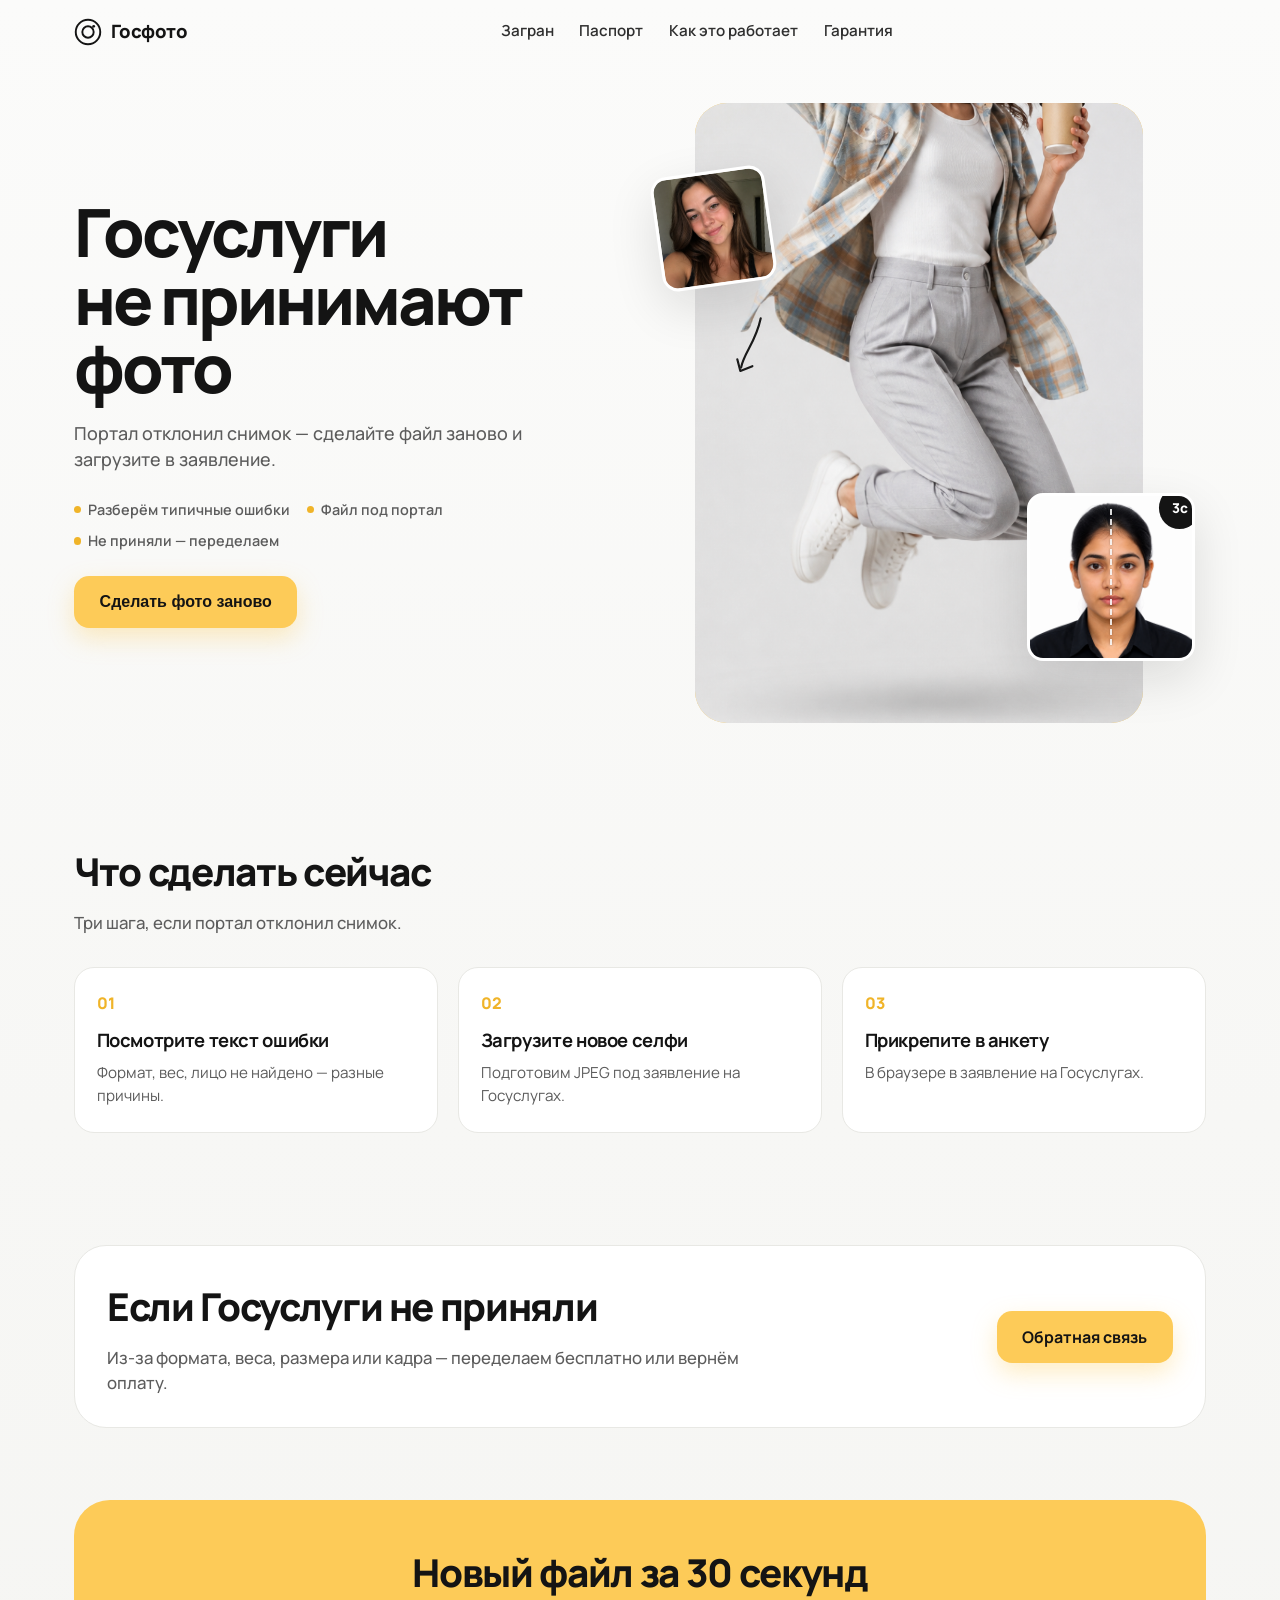
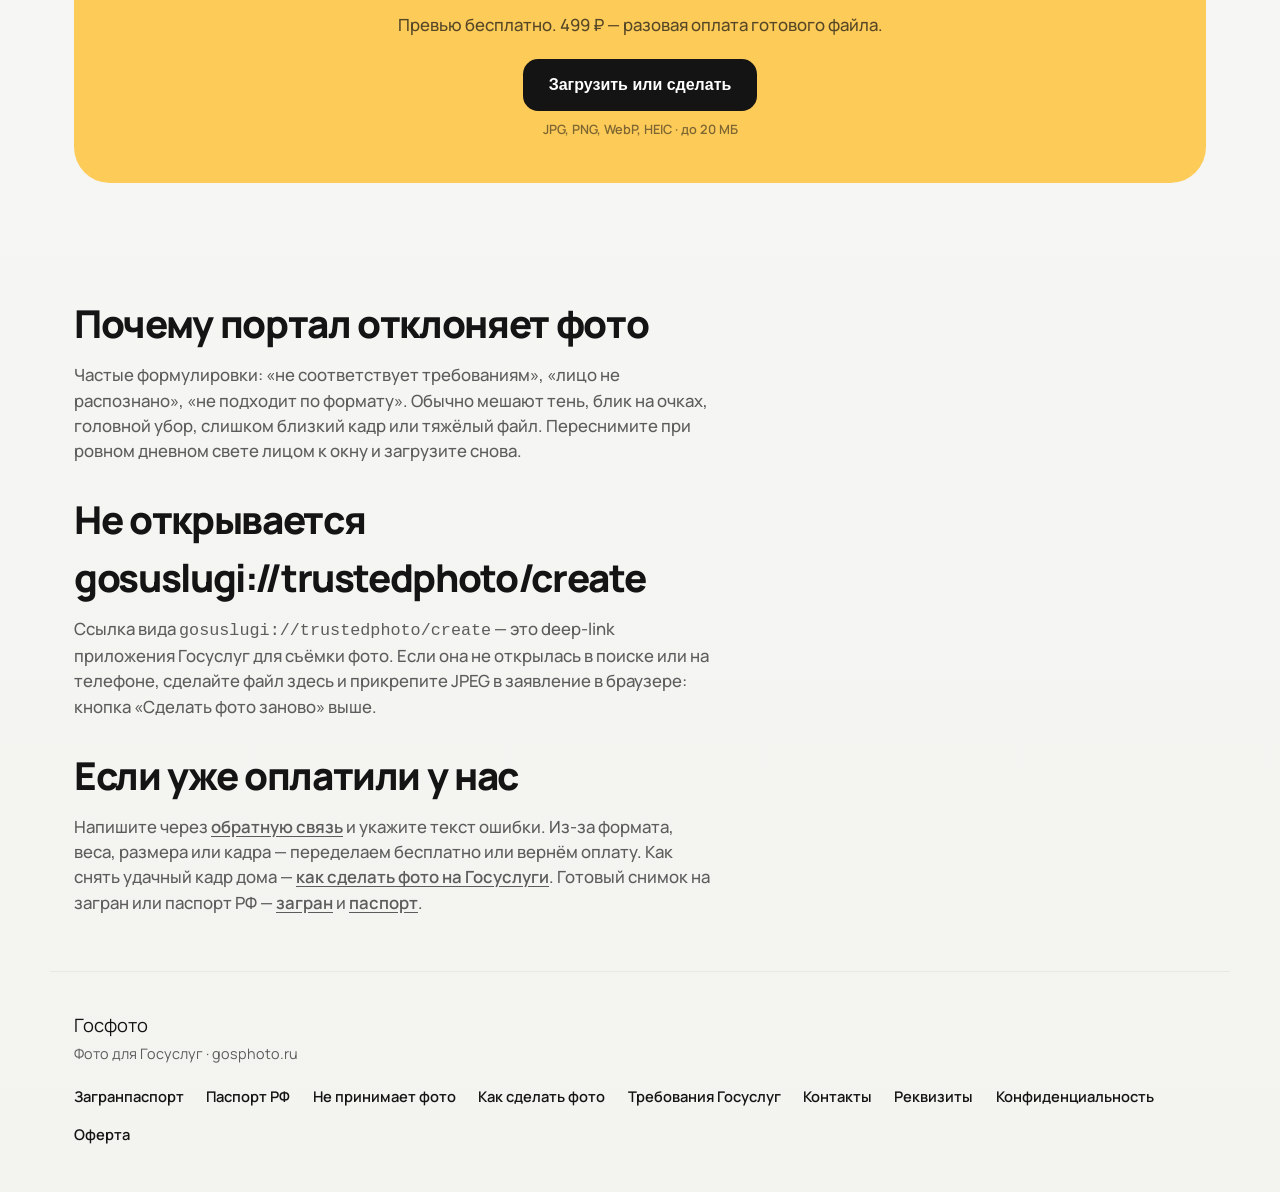
<file: ne-prinimaet-foto-na-gosuslugah.html>
<!DOCTYPE html>
<html lang="ru">
  <head>
    <meta charset="UTF-8" />
    <meta name="viewport" content="width=device-width, initial-scale=1" />
    <title>Госуслуги не принимают фото — что делать | Госфото</title>
    <meta name="description" content="Госуслуги не принимают фото или не открывается trustedphoto: причины отказа. Превью бесплатно, готовый файл 499 ₽ — переделаем." />
    <meta name="theme-color" content="#fdcb58" />
    <meta name="robots" content="index, follow" />
    <link rel="canonical" href="https://gosphoto.ru/ne-prinimaet-foto-na-gosuslugah" />
    <link rel="icon" href="/favicon.ico" sizes="any" />
    <link rel="icon" href="/assets/favicon.svg" type="image/svg+xml" />
    <link rel="icon" href="/assets/favicon-32.png" type="image/png" sizes="32x32" />
    <link rel="apple-touch-icon" href="/assets/apple-touch-icon.png" />
    <link rel="preconnect" href="https://fonts.googleapis.com" />
    <link rel="preconnect" href="https://fonts.gstatic.com" crossorigin />
    <link
      href="https://fonts.googleapis.com/css2?family=Manrope:wght@400;500;600;700;800&display=swap"
      rel="stylesheet"
    />
    <link rel="stylesheet" href="/css/styles.css?v=20261110-review-hide-slots" />
    <script type="application/ld+json">
      {
        "@context": "https://schema.org",
        "@type": "FAQPage",
        "mainEntity": [
          {
            "@type": "Question",
            "name": "Госуслуги не приняли фото — что делать?",
            "acceptedAnswer": {
              "@type": "Answer",
              "text": "Напишите через обратную связь и укажите текст ошибки портала. Если причина в формате, весе, размере или кадре — переделаем бесплатно или вернём оплату."
            }
          },
          {
            "@type": "Question",
            "name": "Портал пишет «лицо не распознано» или «фото не соответствует требованиям»",
            "acceptedAnswer": {
              "@type": "Answer",
              "text": "Чаще всего мешают тень на лице, очки с бликом, головной убор или слишком близкий кадр. Переснимите при ровном дневном свете, лицом к окну, без головного убора, и загрузите снимок заново."
            }
          }
        ]
      }
    </script>
    <script type="text/javascript">
      (function (m, e, t, r, i, k, a) {
        m[i] =
          m[i] ||
          function () {
            (m[i].a = m[i].a || []).push(arguments);
          };
        m[i].l = 1 * new Date();
        for (var j = 0; j < document.scripts.length; j++) {
          if (document.scripts[j].src === r) {
            return;
          }
        }
        (k = e.createElement(t)),
          (a = e.getElementsByTagName(t)[0]),
          (k.async = 1),
          (k.src = r),
          a.parentNode.insertBefore(k, a);
      })(window, document, "script", "https://mc.yandex.ru/metrika/tag.js?id=111303098", "ym");

      ym(111303098, "init", {
        ssr: true,
        webvisor: true,
        clickmap: true,
        ecommerce: "dataLayer",
        referrer: document.referrer,
        url: location.href,
        accurateTrackBounce: true,
        trackLinks: true,
      });
    </script>
    <noscript
      ><div>
        <img
          src="https://mc.yandex.ru/watch/111303098"
          style="position: absolute; left: -9999px"
          alt=""
        /></div
    ></noscript>
  </head>
  <body>
    <header class="site-header">
      <a class="logo" href="/" aria-label="Госфото">
        <span class="logo-mark" aria-hidden="true">
          <svg viewBox="0 0 32 32" width="28" height="28" fill="none">
            <circle cx="16" cy="16" r="14" stroke="currentColor" stroke-width="2.2" />
            <circle cx="16" cy="16" r="6.5" stroke="currentColor" stroke-width="2.2" />
            <circle cx="22.5" cy="9.5" r="1.6" fill="currentColor" />
          </svg>
        </span>
        <span class="logo-text">Госфото</span>
      </a>
      <nav class="nav" aria-label="Основное меню">
        <a href="/foto-na-zagranpasport" data-metrika-goal="click_nav" data-metrika-param="reject_nav_zagran">Загран</a>
        <a href="/foto-na-pasport" data-metrika-goal="click_nav" data-metrika-param="reject_nav_pasport">Паспорт</a>
        <a href="#how" data-metrika-goal="click_nav" data-metrika-param="reject_how">Как это работает</a>
        <a href="#guarantee" data-metrika-goal="click_nav" data-metrika-param="reject_guarantee">Гарантия</a>
      </nav>
      <button class="nav-toggle" type="button" aria-label="Меню" aria-expanded="false" data-metrika-goal="click_nav_toggle">
        <span></span><span></span>
      </button>
    </header>
    <main>
      <section class="hero">
        <div class="hero-copy">
          <h1>Госуслуги<br />не принимают фото</h1>
          <p class="hero-lead">Портал отклонил снимок — сделайте файл заново и загрузите в заявление.</p>
          <ul class="hero-trust">
            <li>Разберём типичные ошибки</li>
            <li>Файл под портал</li>
            <li>Не приняли — переделаем</li>
          </ul>
          <p class="hero-cta">
            <button
              class="btn btn-primary"
              type="button"
              id="upload-btn"
              data-metrika-goal="photo_upload"
              data-metrika-param="reject_hero"
            >Сделать фото заново</button>
          </p>
        </div>
        <div class="hero-visual" aria-hidden="true">
          <div class="hero-panel">
            <img class="hero-person" src="/assets/hero-jump.png" alt="" width="720" height="960" />
          </div>
          <div class="process-card process-before">
            <img src="/assets/selfie-before.png" alt="" width="160" height="160" />
          </div>
          <svg class="process-arrow" viewBox="0 0 40 80" width="36" height="72" fill="none">
            <path d="M20 4c0 28-10 40-10 58" stroke="#1a1a1a" stroke-width="2.4" stroke-linecap="round" />
            <path d="M4 54l6 12 12-8" stroke="#1a1a1a" stroke-width="2.4" stroke-linecap="round" stroke-linejoin="round" />
          </svg>
          <div class="process-card process-after">
            <img src="/assets/passport-result.png" alt="" width="220" height="220" />
            <span class="badge-time">3с</span>
            <span class="guide-line"></span>
          </div>
        </div>
      </section>

      <section class="section" id="how">
        <div class="section-head">
          <h2>Что сделать сейчас</h2>
          <p>Три шага, если портал отклонил снимок.</p>
        </div>
        <div class="steps">
          <article class="step">
            <span class="step-num">01</span>
            <h3>Посмотрите текст ошибки</h3>
            <p>Формат, вес, лицо не найдено — разные причины.</p>
          </article>
          <article class="step">
            <span class="step-num">02</span>
            <h3>Загрузите новое селфи</h3>
            <p>Подготовим JPEG под заявление на Госуслугах.</p>
          </article>
          <article class="step">
            <span class="step-num">03</span>
            <h3>Прикрепите в анкету</h3>
            <p>В браузере в заявление на Госуслугах.</p>
          </article>
        </div>
      </section>

      <section class="section" id="guarantee">
        <div class="guarantee">
          <div>
            <h2>Если Госуслуги не приняли</h2>
            <p>
              Из‑за формата, веса, размера или кадра — переделаем бесплатно или вернём оплату.
            </p>
          </div>
          <a
            class="btn btn-primary"
            href="/contacts"
            data-metrika-goal="click_contact_email"
            data-metrika-param="reject_guarantee"
            >Обратная связь</a
          >
        </div>
      </section>

      <section class="section section-cta" id="start">
        <div class="cta-box">
          <h2>Новый файл за 30 секунд</h2>
          <p>Превью бесплатно. 499&nbsp;₽ — разовая оплата готового файла.</p>
          <div class="upload">
            <button
              class="btn btn-dark"
              type="button"
              data-upload-open
              data-metrika-goal="photo_upload"
              data-metrika-param="reject_bottom"
            >Загрузить или сделать</button>
            <small>JPG, PNG, WebP, HEIC · до 20 МБ</small>
          </div>
        </div>
      </section>

      <section class="section" id="seo-text">
        <div class="about seo-text">
          <h2>Почему портал отклоняет фото</h2>
          <p>
            Частые формулировки: «не соответствует требованиям», «лицо не
            распознано», «не подходит по формату». Обычно мешают тень, блик на
            очках, головной убор, слишком близкий кадр или тяжёлый файл.
            Переснимите при ровном дневном свете лицом к окну и загрузите снова.
          </p>
          <h2>Не открывается gosuslugi://trustedphoto/create</h2>
          <p>
            Ссылка вида <code>gosuslugi://trustedphoto/create</code> — это
            deep‑link приложения Госуслуг для съёмки фото. Если она не открылась
            в поиске или на телефоне, сделайте файл здесь и прикрепите JPEG в
            заявление в браузере: кнопка «Сделать фото заново» выше.
          </p>
          <h2>Если уже оплатили у нас</h2>
          <p>
            Напишите через <a href="/contacts">обратную связь</a> и укажите текст
            ошибки. Из‑за формата, веса, размера или кадра — переделаем бесплатно
            или вернём оплату. Как снять удачный кадр дома —
            <a href="/kak-sdelat-foto-na-gosuslugi">как сделать фото на Госуслуги</a>.
            Готовый снимок на загран или паспорт РФ —
            <a href="/foto-na-zagranpasport">загран</a> и
            <a href="/foto-na-pasport">паспорт</a>.
          </p>
        </div>
      </section>
    </main>

    <footer class="site-footer">
      <div class="footer-brand">
        <span class="logo-text">Госфото</span>
        <p>Фото для Госуслуг · gosphoto.ru</p>
      </div>
      <div class="footer-links">
        <a href="/foto-na-zagranpasport">Загранпаспорт</a>
        <a href="/foto-na-pasport">Паспорт РФ</a>
        <a href="/ne-prinimaet-foto-na-gosuslugah">Не принимает фото</a>
        <a href="/kak-sdelat-foto-na-gosuslugi">Как сделать фото</a>
        <a href="/trebovaniya-k-foto-na-gosuslugi">Требования Госуслуг</a>
        <a href="/contacts">Контакты</a>
        <a href="/rekvizity">Реквизиты</a>
        <a href="/privacy">Конфиденциальность</a>
        <a href="/offer">Оферта</a>
      </div>
    </footer>

    <dialog class="chooser-dialog" id="chooser-dialog" aria-labelledby="chooser-dialog-title">
      <div class="chooser-dialog-inner">
        <div class="chooser-head">
          <h2 id="chooser-dialog-title">Добавьте фото</h2>
          <button class="chooser-close" type="button" id="chooser-close" aria-label="Закрыть" data-metrika-goal="click_chooser_close">
            ×
          </button>
        </div>
        <p class="chooser-lead">Выберите снимок из галереи или сделайте новое селфи.</p>
        <div class="chooser-consent">
          <label>
            <input type="checkbox" id="chooser-consent" />
            <span
              >Согласен на обработку загружаемого фото,
              <a href="/privacy" target="_blank" rel="noopener">политикой конфиденциальности</a>
              и <a href="/offer" target="_blank" rel="noopener">офертой</a>.</span
            >
          </label>
        </div>
        <div class="chooser-slots">
          <button class="photo-slot" type="button" id="slot-choose" aria-label="Загрузить фото" data-metrika-goal="photo_choose_open">
            <span class="photo-slot-preview" id="preview-choose" hidden></span>
            <span class="photo-slot-placeholder">
              <span class="photo-slot-icon" aria-hidden="true">
                <svg viewBox="0 0 48 48" width="40" height="40" fill="none">
                  <rect
                    x="8"
                    y="12"
                    width="32"
                    height="24"
                    rx="4"
                    stroke="currentColor"
                    stroke-width="2.2"
                  />
                  <path
                    d="M16 28l6-7 5 5 3-3 6 7"
                    stroke="currentColor"
                    stroke-width="2.2"
                    stroke-linecap="round"
                    stroke-linejoin="round"
                  />
                  <circle cx="18" cy="18" r="2.2" fill="currentColor" />
                </svg>
              </span>
              <strong>Загрузить фото</strong>
              <small>JPG, PNG, WebP, HEIC · до 20 МБ</small>
            </span>
          </button>
          <button class="photo-slot" type="button" id="slot-camera" aria-label="Сделать новое" data-metrika-goal="photo_camera">
            <span class="photo-slot-preview" id="preview-camera" hidden></span>
            <span class="photo-slot-placeholder">
              <span class="photo-slot-icon" aria-hidden="true">
                <svg viewBox="0 0 48 48" width="40" height="40" fill="none">
                  <rect
                    x="6"
                    y="14"
                    width="36"
                    height="24"
                    rx="5"
                    stroke="currentColor"
                    stroke-width="2.2"
                  />
                  <path
                    d="M18 14l2.5-4h7L30 14"
                    stroke="currentColor"
                    stroke-width="2.2"
                    stroke-linecap="round"
                    stroke-linejoin="round"
                  />
                  <circle cx="24" cy="26" r="7" stroke="currentColor" stroke-width="2.2" />
                </svg>
              </span>
              <strong>Сделать новое</strong>
              <small>Фронтальная камера</small>
            </span>
          </button>
        </div>
        <div class="chooser-review" id="chooser-review" hidden>
          <img class="chooser-review-image" id="chooser-review-image" alt="Выбранное фото" />
          <p class="chooser-review-hint">Если снимок удачный — нажмите «Обработать». Можно выбрать другое.</p>
          <div class="chooser-review-actions">
            <button class="btn btn-dark" type="button" id="chooser-review-change">Выбрать другое</button>
            <button class="btn btn-primary" type="button" id="chooser-process" data-metrika-goal="photo_process_confirm">Обработать</button>
          </div>
        </div>
        <p class="chooser-error" id="chooser-error" hidden></p>
        <input
          type="file"
          id="input-choose"
          accept="image/jpeg,image/png,image/webp,image/heic,image/heif,.jpg,.jpeg,.png,.webp,.heic,.heif"
          hidden
        />
      </div>
    </dialog>

    <dialog class="chooser-dialog" id="doc-type-dialog" aria-labelledby="doc-type-dialog-title">
      <div class="chooser-dialog-inner">
        <div class="chooser-head">
          <h2 id="doc-type-dialog-title">Какой документ?</h2>
          <button
            class="chooser-close"
            type="button"
            id="doc-type-close"
            aria-label="Закрыть"
            data-metrika-goal="click_doc_type_close"
          >
            ×
          </button>
        </div>
        <p class="chooser-lead">
          От этого зависит разрешение файла: паспорт РФ — 600 dpi, загран — 300 dpi.
        </p>
        <div class="doc-type-actions">
          <button
            class="btn btn-primary"
            type="button"
            id="doc-type-passport"
            data-doc-type="passport_rf"
            data-metrika-goal="doc_type_select"
            data-metrika-param="passport_rf"
          >
            Паспорт РФ
          </button>
          <button
            class="btn btn-dark"
            type="button"
            id="doc-type-zagran"
            data-doc-type="zagran"
            data-metrika-goal="doc_type_select"
            data-metrika-param="zagran"
          >
            Загранпаспорт
          </button>
        </div>
      </div>
    </dialog>

    <dialog class="camera-dialog" id="camera-dialog" aria-labelledby="camera-dialog-title">
      <div class="camera-dialog-inner">
        <div class="chooser-head">
          <h2 id="camera-dialog-title">Сделать селфи</h2>
          <button class="chooser-close" type="button" id="camera-close" aria-label="Закрыть" data-metrika-goal="click_camera_close">
            ×
          </button>
        </div>
        <div class="camera-stage">
          <video id="camera-video" autoplay playsinline muted></video>
          <canvas id="camera-canvas" hidden></canvas>
        </div>
        <p class="chooser-error" id="camera-error" hidden></p>
        <div class="camera-actions">
          <button class="btn btn-dark" type="button" id="camera-back" data-metrika-goal="click_camera_back">Назад</button>
          <button class="btn btn-primary" type="button" id="camera-shutter" data-metrika-goal="photo_shutter">Сфотографировать</button>
        </div>
      </div>
    </dialog>

    <dialog class="notice-dialog" id="result-dialog" aria-labelledby="result-dialog-title">
      <div class="notice-dialog-inner result-dialog-inner">
        <h2 id="result-dialog-title">Готовим фото</h2>
        <div class="result-stage" id="result-stage" hidden>
          <img id="result-image" class="result-image" alt="Загруженное фото" />
          <div class="result-progress" id="result-progress" hidden>
            <div class="result-progress-track" aria-hidden="true">
              <div class="result-progress-bar" id="result-progress-bar"></div>
            </div>
            <p class="result-progress-step" id="result-progress-step" aria-live="polite">
              Проверяем фото…
            </p>
            <ol class="result-progress-list" id="result-progress-list" aria-hidden="true">
              <li data-step="0">Проверка</li>
              <li data-step="1">Фон</li>
              <li data-step="2">Кадр</li>
              <li data-step="3">Файл</li>
            </ol>
          </div>
        </div>
        <p id="result-status" class="result-status">Обрабатываем снимок…</p>
        <p class="chooser-error" id="result-error" hidden></p>
        <div class="result-actions">
          <button class="btn btn-ghost" type="button" id="result-close" data-metrika-goal="click_result_close">
            Закрыть
          </button>
        </div>
      </div>
    </dialog>

    <dialog class="notice-dialog" id="update-dialog" aria-labelledby="update-dialog-title" hidden>
      <form method="dialog" class="notice-dialog-inner">
        <h2 id="update-dialog-title">Сейчас идёт обновление</h2>
        <p>
          Извините, загрузка фото пока недоступна. Мы обновляем сервис и скоро
          вернём эту возможность.
        </p>
        <button class="btn btn-primary" value="ok" id="update-ok" data-metrika-goal="click_update_ok">Понятно</button>
      </form>
    </dialog>

    <dialog class="notice-dialog" id="too-close-dialog" aria-labelledby="too-close-dialog-title">
      <form method="dialog" class="notice-dialog-inner">
        <h2 id="too-close-dialog-title">Не приближайте вплотную</h2>
        <p>
          Так Госуслуги реже отклоняют фото, и меньше искажений от близкого
          фокуса. Держите камеру на расстоянии вытянутой руки, используйте
          селфи-палку или попросите другого человека сделать снимок. Лишнее по
          краям обрежется автоматически.
        </p>
        <button class="btn btn-primary" value="ok" id="too-close-ok" data-metrika-goal="click_too_close_ok">Понятно</button>
      </form>
    </dialog>


    <script src="/js/resume.js?v=20260912-pay-cookie"></script>
    <script src="/js/upload-flow.js?v=20261110-review-hide-slots"></script>
  </body>
</html>
</file>
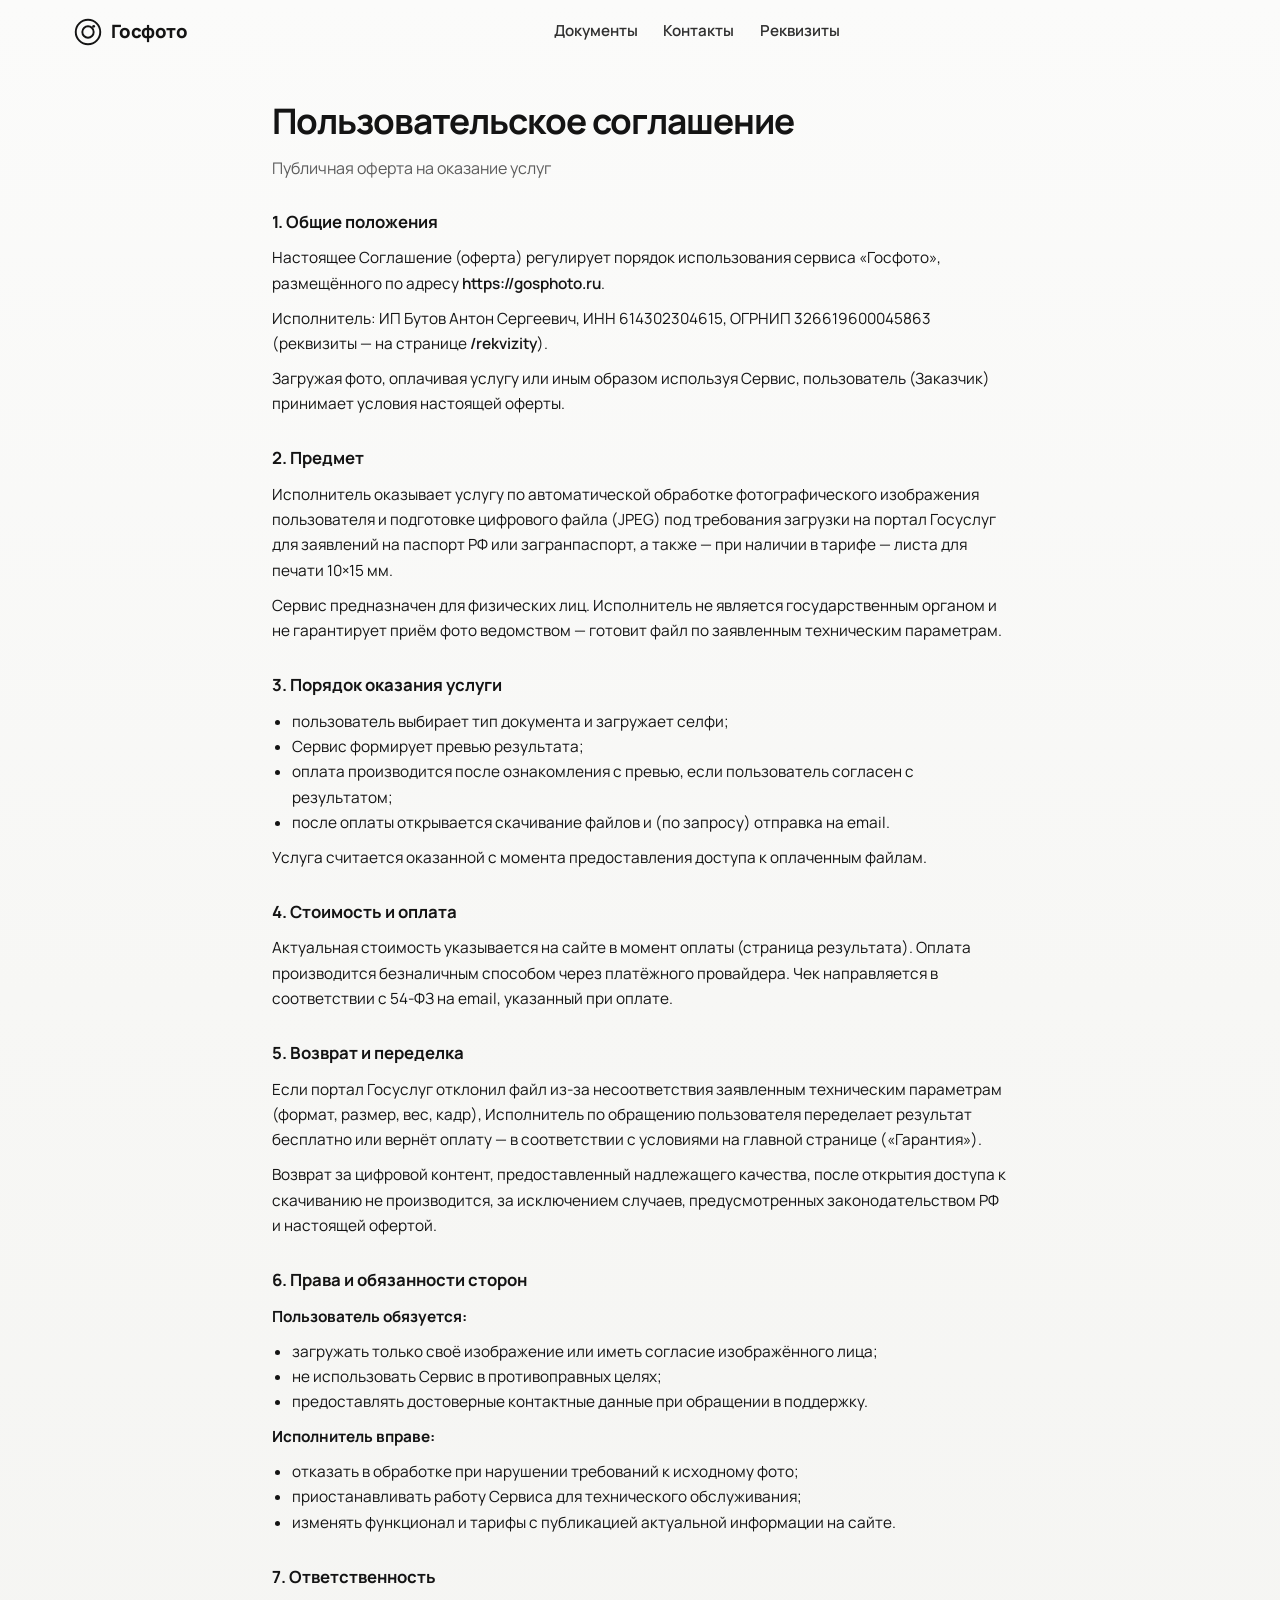
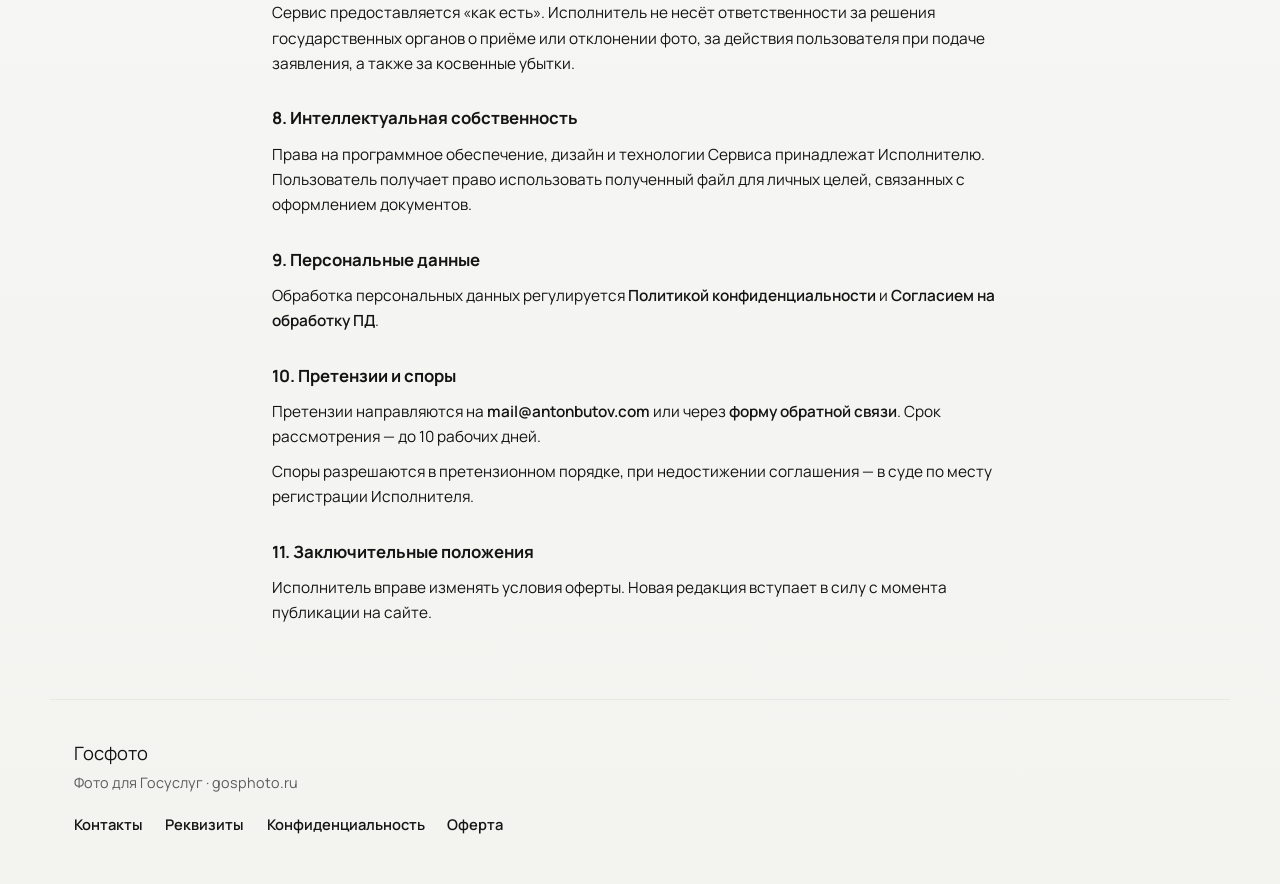
<file: offer.html>
<!DOCTYPE html>
<html lang="ru">
  <head>
    <meta charset="UTF-8" />
    <meta name="viewport" content="width=device-width, initial-scale=1" />
    <title>Публичная оферта — Госфото</title>
    <meta
      name="description"
      content="Пользовательское соглашение и публичная оферта сервиса Госфото."
    />
    <meta name="theme-color" content="#fdcb58" />
    <meta name="robots" content="index, follow" />
    <link rel="canonical" href="https://gosphoto.ru/offer" />
    <link rel="icon" href="/favicon.ico" sizes="any" />
    <link rel="icon" href="/assets/favicon.svg" type="image/svg+xml" />
    <link rel="icon" href="/assets/favicon-32.png" type="image/png" sizes="32x32" />
    <link rel="apple-touch-icon" href="/assets/apple-touch-icon.png" />
    <link rel="preconnect" href="https://fonts.googleapis.com" />
    <link rel="preconnect" href="https://fonts.gstatic.com" crossorigin />
    <link
      href="https://fonts.googleapis.com/css2?family=Manrope:wght@400;500;600;700;800&display=swap"
      rel="stylesheet"
    />
    <link rel="stylesheet" href="/css/styles.css?v=20261110-review-hide-slots" />
    <!-- Yandex.Metrika counter -->
    <script type="text/javascript">
      (function (m, e, t, r, i, k, a) {
        m[i] =
          m[i] ||
          function () {
            (m[i].a = m[i].a || []).push(arguments);
          };
        m[i].l = 1 * new Date();
        for (var j = 0; j < document.scripts.length; j++) {
          if (document.scripts[j].src === r) {
            return;
          }
        }
        (k = e.createElement(t)),
          (a = e.getElementsByTagName(t)[0]),
          (k.async = 1),
          (k.src = r),
          a.parentNode.insertBefore(k, a);
      })(window, document, "script", "https://mc.yandex.ru/metrika/tag.js?id=111303098", "ym");

      ym(111303098, "init", {
        ssr: true,
        webvisor: true,
        clickmap: true,
        ecommerce: "dataLayer",
        referrer: document.referrer,
        url: location.href,
        accurateTrackBounce: true,
        trackLinks: true,
      });
    </script>
    <noscript
      ><div>
        <img
          src="https://mc.yandex.ru/watch/111303098"
          style="position: absolute; left: -9999px"
          alt=""
        /></div
    ></noscript>
    <!-- /Yandex.Metrika counter -->
  </head>
  <body class="contacts-page">
    <header class="site-header">
      <a class="logo" href="/" aria-label="Госфото">
        <span class="logo-mark" aria-hidden="true">
          <svg viewBox="0 0 32 32" width="28" height="28" fill="none">
            <circle cx="16" cy="16" r="14" stroke="currentColor" stroke-width="2.2" />
            <circle cx="16" cy="16" r="6.5" stroke="currentColor" stroke-width="2.2" />
            <circle cx="22.5" cy="9.5" r="1.6" fill="currentColor" />
          </svg>
        </span>
        <span class="logo-text">Госфото</span>
      </a>
      <nav class="nav" aria-label="Основное меню">
        <a href="/#docs">Документы</a>
        <a href="/contacts">Контакты</a>
        <a href="/rekvizity">Реквизиты</a>
      </nav>
      <button class="nav-toggle" type="button" aria-label="Меню" aria-expanded="false">
        <span></span><span></span>
      </button>
    </header>

    <main class="legal-page-main">
      <article class="legal-panel">
        <h1>Пользовательское соглашение</h1>
        <p class="legal-lead">Публичная оферта на оказание услуг</p>

        <div class="legal-body">
          <h2>1. Общие положения</h2>
          <p>
            Настоящее Соглашение (оферта) регулирует порядок использования сервиса
            «Госфото», размещённого по адресу
            <a href="https://gosphoto.ru">https://gosphoto.ru</a>.
          </p>
          <p>
            Исполнитель: ИП Бутов Антон Сергеевич, ИНН&nbsp;614302304615,
            ОГРНИП&nbsp;326619600045863 (реквизиты — на странице
            <a href="/rekvizity">/rekvizity</a>).
          </p>
          <p>
            Загружая фото, оплачивая услугу или иным образом используя Сервис, пользователь
            (Заказчик) принимает условия настоящей оферты.
          </p>

          <h2>2. Предмет</h2>
          <p>
            Исполнитель оказывает услугу по автоматической обработке фотографического
            изображения пользователя и подготовке цифрового файла (JPEG) под требования
            загрузки на портал Госуслуг для заявлений на паспорт РФ или загранпаспорт, а
            также — при наличии в тарифе — листа для печати 10×15&nbsp;мм.
          </p>
          <p>
            Сервис предназначен для физических лиц. Исполнитель не является
            государственным органом и не гарантирует приём фото ведомством — готовит файл по
            заявленным техническим параметрам.
          </p>

          <h2>3. Порядок оказания услуги</h2>
          <ul>
            <li>пользователь выбирает тип документа и загружает селфи;</li>
            <li>Сервис формирует превью результата;</li>
            <li>оплата производится после ознакомления с превью, если пользователь согласен с результатом;</li>
            <li>после оплаты открывается скачивание файлов и (по запросу) отправка на email.</li>
          </ul>
          <p>Услуга считается оказанной с момента предоставления доступа к оплаченным файлам.</p>

          <h2>4. Стоимость и оплата</h2>
          <p>
            Актуальная стоимость указывается на сайте в момент оплаты (страница результата).
            Оплата производится безналичным способом через платёжного провайдера. Чек
            направляется в соответствии с 54-ФЗ на email, указанный при оплате.
          </p>

          <h2>5. Возврат и переделка</h2>
          <p>
            Если портал Госуслуг отклонил файл из‑за несоответствия заявленным техническим
            параметрам (формат, размер, вес, кадр), Исполнитель по обращению пользователя
            переделает результат бесплатно или вернёт оплату — в соответствии с условиями на
            главной странице («Гарантия»).
          </p>
          <p>
            Возврат за цифровой контент, предоставленный надлежащего качества, после
            открытия доступа к скачиванию не производится, за исключением случаев,
            предусмотренных законодательством РФ и настоящей офертой.
          </p>

          <h2>6. Права и обязанности сторон</h2>
          <p><strong>Пользователь обязуется:</strong></p>
          <ul>
            <li>загружать только своё изображение или иметь согласие изображённого лица;</li>
            <li>не использовать Сервис в противоправных целях;</li>
            <li>предоставлять достоверные контактные данные при обращении в поддержку.</li>
          </ul>
          <p><strong>Исполнитель вправе:</strong></p>
          <ul>
            <li>отказать в обработке при нарушении требований к исходному фото;</li>
            <li>приостанавливать работу Сервиса для технического обслуживания;</li>
            <li>изменять функционал и тарифы с публикацией актуальной информации на сайте.</li>
          </ul>

          <h2>7. Ответственность</h2>
          <p>
            Сервис предоставляется «как есть». Исполнитель не несёт ответственности за
            решения государственных органов о приёме или отклонении фото, за действия
            пользователя при подаче заявления, а также за косвенные убытки.
          </p>

          <h2>8. Интеллектуальная собственность</h2>
          <p>
            Права на программное обеспечение, дизайн и технологии Сервиса принадлежат
            Исполнителю. Пользователь получает право использовать полученный файл для личных
            целей, связанных с оформлением документов.
          </p>

          <h2>9. Персональные данные</h2>
          <p>
            Обработка персональных данных регулируется
            <a href="/privacy">Политикой конфиденциальности</a> и
            <a href="/pers">Согласием на обработку ПД</a>.
          </p>

          <h2>10. Претензии и споры</h2>
          <p>
            Претензии направляются на <a href="mailto:mail@antonbutov.com">mail@antonbutov.com</a>
            или через <a href="/contacts">форму обратной связи</a>. Срок рассмотрения — до
            10 рабочих дней.
          </p>
          <p>
            Споры разрешаются в претензионном порядке, при недостижении соглашения — в суде
            по месту регистрации Исполнителя.
          </p>

          <h2>11. Заключительные положения</h2>
          <p>
            Исполнитель вправе изменять условия оферты. Новая редакция вступает в силу с
            момента публикации на сайте.
          </p>
        </div>
      </article>
    </main>

    <footer class="site-footer">
      <div class="footer-brand">
        <span class="logo-text">Госфото</span>
        <p>Фото для Госуслуг · gosphoto.ru</p>
      </div>
      <div class="footer-links">
        <a href="/contacts">Контакты</a>
        <a href="/rekvizity">Реквизиты</a>
        <a href="/privacy">Конфиденциальность</a>
        <a href="/offer">Оферта</a>
      </div>
    </footer>

    <script>
      (function () {
        const toggle = document.querySelector(".nav-toggle");
        const nav = document.querySelector(".nav");
        if (toggle && nav) {
          toggle.addEventListener("click", function () {
            const open = nav.classList.toggle("is-open");
            toggle.setAttribute("aria-expanded", open ? "true" : "false");
          });
        }
      })();
    </script>
  </body>
</html>
</file>
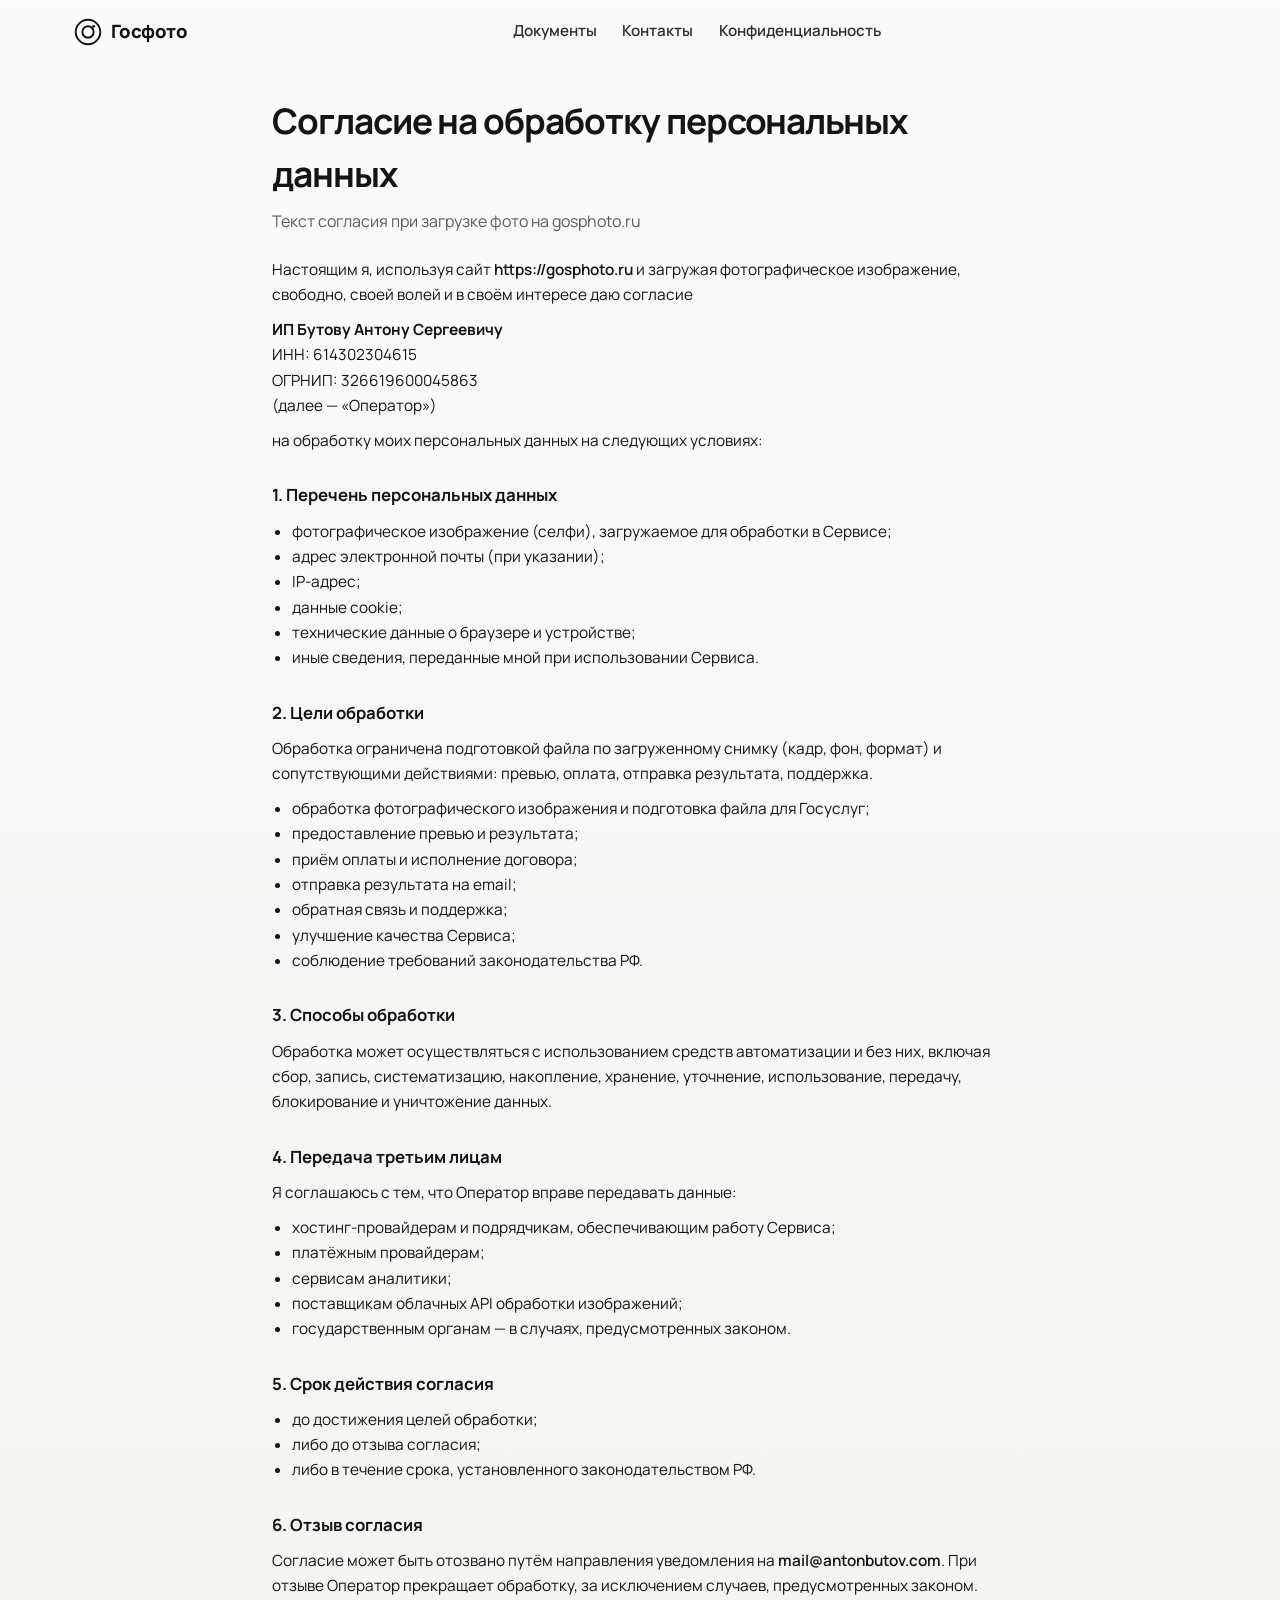
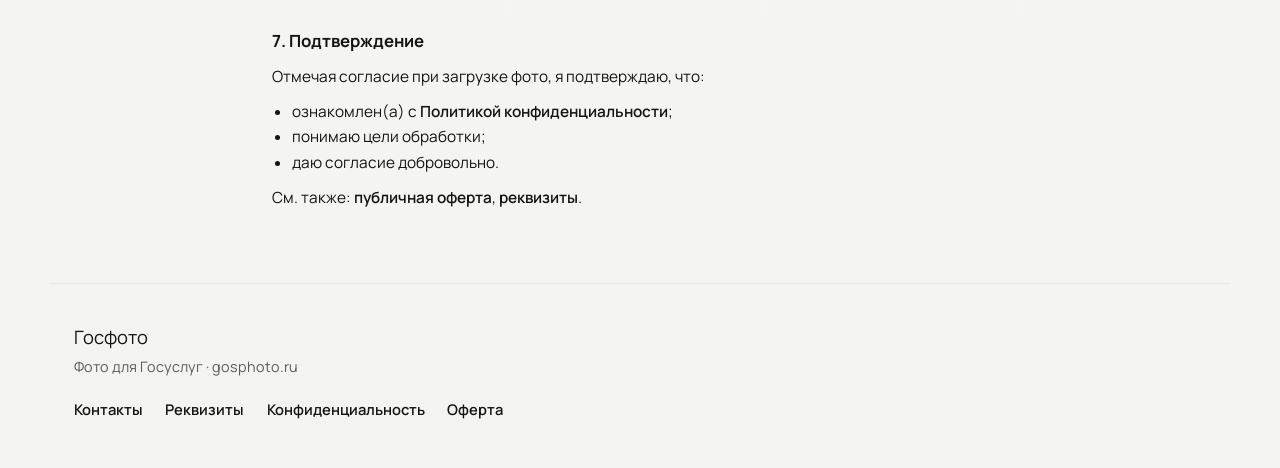
<file: pers.html>
<!DOCTYPE html>
<html lang="ru">
  <head>
    <meta charset="UTF-8" />
    <meta name="viewport" content="width=device-width, initial-scale=1" />
    <title>Согласие на обработку ПД — Госфото</title>
    <meta
      name="description"
      content="Согласие на обработку персональных данных сервиса Госфото."
    />
    <meta name="theme-color" content="#fdcb58" />
    <meta name="robots" content="index, follow" />
    <link rel="canonical" href="https://gosphoto.ru/pers" />
    <link rel="icon" href="/favicon.ico" sizes="any" />
    <link rel="icon" href="/assets/favicon.svg" type="image/svg+xml" />
    <link rel="icon" href="/assets/favicon-32.png" type="image/png" sizes="32x32" />
    <link rel="apple-touch-icon" href="/assets/apple-touch-icon.png" />
    <link rel="preconnect" href="https://fonts.googleapis.com" />
    <link rel="preconnect" href="https://fonts.gstatic.com" crossorigin />
    <link
      href="https://fonts.googleapis.com/css2?family=Manrope:wght@400;500;600;700;800&display=swap"
      rel="stylesheet"
    />
    <link rel="stylesheet" href="/css/styles.css?v=20261110-review-hide-slots" />
    <!-- Yandex.Metrika counter -->
    <script type="text/javascript">
      (function (m, e, t, r, i, k, a) {
        m[i] =
          m[i] ||
          function () {
            (m[i].a = m[i].a || []).push(arguments);
          };
        m[i].l = 1 * new Date();
        for (var j = 0; j < document.scripts.length; j++) {
          if (document.scripts[j].src === r) {
            return;
          }
        }
        (k = e.createElement(t)),
          (a = e.getElementsByTagName(t)[0]),
          (k.async = 1),
          (k.src = r),
          a.parentNode.insertBefore(k, a);
      })(window, document, "script", "https://mc.yandex.ru/metrika/tag.js?id=111303098", "ym");

      ym(111303098, "init", {
        ssr: true,
        webvisor: true,
        clickmap: true,
        ecommerce: "dataLayer",
        referrer: document.referrer,
        url: location.href,
        accurateTrackBounce: true,
        trackLinks: true,
      });
    </script>
    <noscript
      ><div>
        <img
          src="https://mc.yandex.ru/watch/111303098"
          style="position: absolute; left: -9999px"
          alt=""
        /></div
    ></noscript>
    <!-- /Yandex.Metrika counter -->
  </head>
  <body class="contacts-page">
    <header class="site-header">
      <a class="logo" href="/" aria-label="Госфото">
        <span class="logo-mark" aria-hidden="true">
          <svg viewBox="0 0 32 32" width="28" height="28" fill="none">
            <circle cx="16" cy="16" r="14" stroke="currentColor" stroke-width="2.2" />
            <circle cx="16" cy="16" r="6.5" stroke="currentColor" stroke-width="2.2" />
            <circle cx="22.5" cy="9.5" r="1.6" fill="currentColor" />
          </svg>
        </span>
        <span class="logo-text">Госфото</span>
      </a>
      <nav class="nav" aria-label="Основное меню">
        <a href="/#docs">Документы</a>
        <a href="/contacts">Контакты</a>
        <a href="/privacy">Конфиденциальность</a>
      </nav>
      <button class="nav-toggle" type="button" aria-label="Меню" aria-expanded="false">
        <span></span><span></span>
      </button>
    </header>

    <main class="legal-page-main">
      <article class="legal-panel">
        <h1>Согласие на обработку персональных данных</h1>
        <p class="legal-lead">Текст согласия при загрузке фото на gosphoto.ru</p>

        <div class="legal-body">
          <p>
            Настоящим я, используя сайт
            <a href="https://gosphoto.ru">https://gosphoto.ru</a> и загружая фотографическое
            изображение, свободно, своей волей и в своём интересе даю согласие
          </p>
          <p>
            <strong>ИП Бутову Антону Сергеевичу</strong><br />
            ИНН: 614302304615<br />
            ОГРНИП: 326619600045863<br />
            (далее — «Оператор»)
          </p>
          <p>на обработку моих персональных данных на следующих условиях:</p>

          <h2>1. Перечень персональных данных</h2>
          <ul>
            <li>фотографическое изображение (селфи), загружаемое для обработки в Сервисе;</li>
            <li>адрес электронной почты (при указании);</li>
            <li>IP-адрес;</li>
            <li>данные cookie;</li>
            <li>технические данные о браузере и устройстве;</li>
            <li>иные сведения, переданные мной при использовании Сервиса.</li>
          </ul>

          <h2>2. Цели обработки</h2>
          <p>
            Обработка ограничена подготовкой файла по загруженному снимку (кадр, фон, формат) и
            сопутствующими действиями: превью, оплата, отправка результата, поддержка.
          </p>
          <ul>
            <li>обработка фотографического изображения и подготовка файла для Госуслуг;</li>
            <li>предоставление превью и результата;</li>
            <li>приём оплаты и исполнение договора;</li>
            <li>отправка результата на email;</li>
            <li>обратная связь и поддержка;</li>
            <li>улучшение качества Сервиса;</li>
            <li>соблюдение требований законодательства РФ.</li>
          </ul>

          <h2>3. Способы обработки</h2>
          <p>
            Обработка может осуществляться с использованием средств автоматизации и без них,
            включая сбор, запись, систематизацию, накопление, хранение, уточнение,
            использование, передачу, блокирование и уничтожение данных.
          </p>

          <h2>4. Передача третьим лицам</h2>
          <p>Я соглашаюсь с тем, что Оператор вправе передавать данные:</p>
          <ul>
            <li>хостинг-провайдерам и подрядчикам, обеспечивающим работу Сервиса;</li>
            <li>платёжным провайдерам;</li>
            <li>сервисам аналитики;</li>
            <li>поставщикам облачных API обработки изображений;</li>
            <li>государственным органам — в случаях, предусмотренных законом.</li>
          </ul>

          <h2>5. Срок действия согласия</h2>
          <ul>
            <li>до достижения целей обработки;</li>
            <li>либо до отзыва согласия;</li>
            <li>либо в течение срока, установленного законодательством РФ.</li>
          </ul>

          <h2>6. Отзыв согласия</h2>
          <p>
            Согласие может быть отозвано путём направления уведомления на
            <a href="mailto:mail@antonbutov.com">mail@antonbutov.com</a>. При отзыве Оператор
            прекращает обработку, за исключением случаев, предусмотренных законом.
          </p>

          <h2>7. Подтверждение</h2>
          <p>Отмечая согласие при загрузке фото, я подтверждаю, что:</p>
          <ul>
            <li>ознакомлен(а) с <a href="/privacy">Политикой конфиденциальности</a>;</li>
            <li>понимаю цели обработки;</li>
            <li>даю согласие добровольно.</li>
          </ul>
          <p>
            См. также: <a href="/offer">публичная оферта</a>,
            <a href="/rekvizity">реквизиты</a>.
          </p>
        </div>
      </article>
    </main>

    <footer class="site-footer">
      <div class="footer-brand">
        <span class="logo-text">Госфото</span>
        <p>Фото для Госуслуг · gosphoto.ru</p>
      </div>
      <div class="footer-links">
        <a href="/contacts">Контакты</a>
        <a href="/rekvizity">Реквизиты</a>
        <a href="/privacy">Конфиденциальность</a>
        <a href="/offer">Оферта</a>
      </div>
    </footer>

    <script>
      (function () {
        const toggle = document.querySelector(".nav-toggle");
        const nav = document.querySelector(".nav");
        if (toggle && nav) {
          toggle.addEventListener("click", function () {
            const open = nav.classList.toggle("is-open");
            toggle.setAttribute("aria-expanded", open ? "true" : "false");
          });
        }
      })();
    </script>
  </body>
</html>
</file>
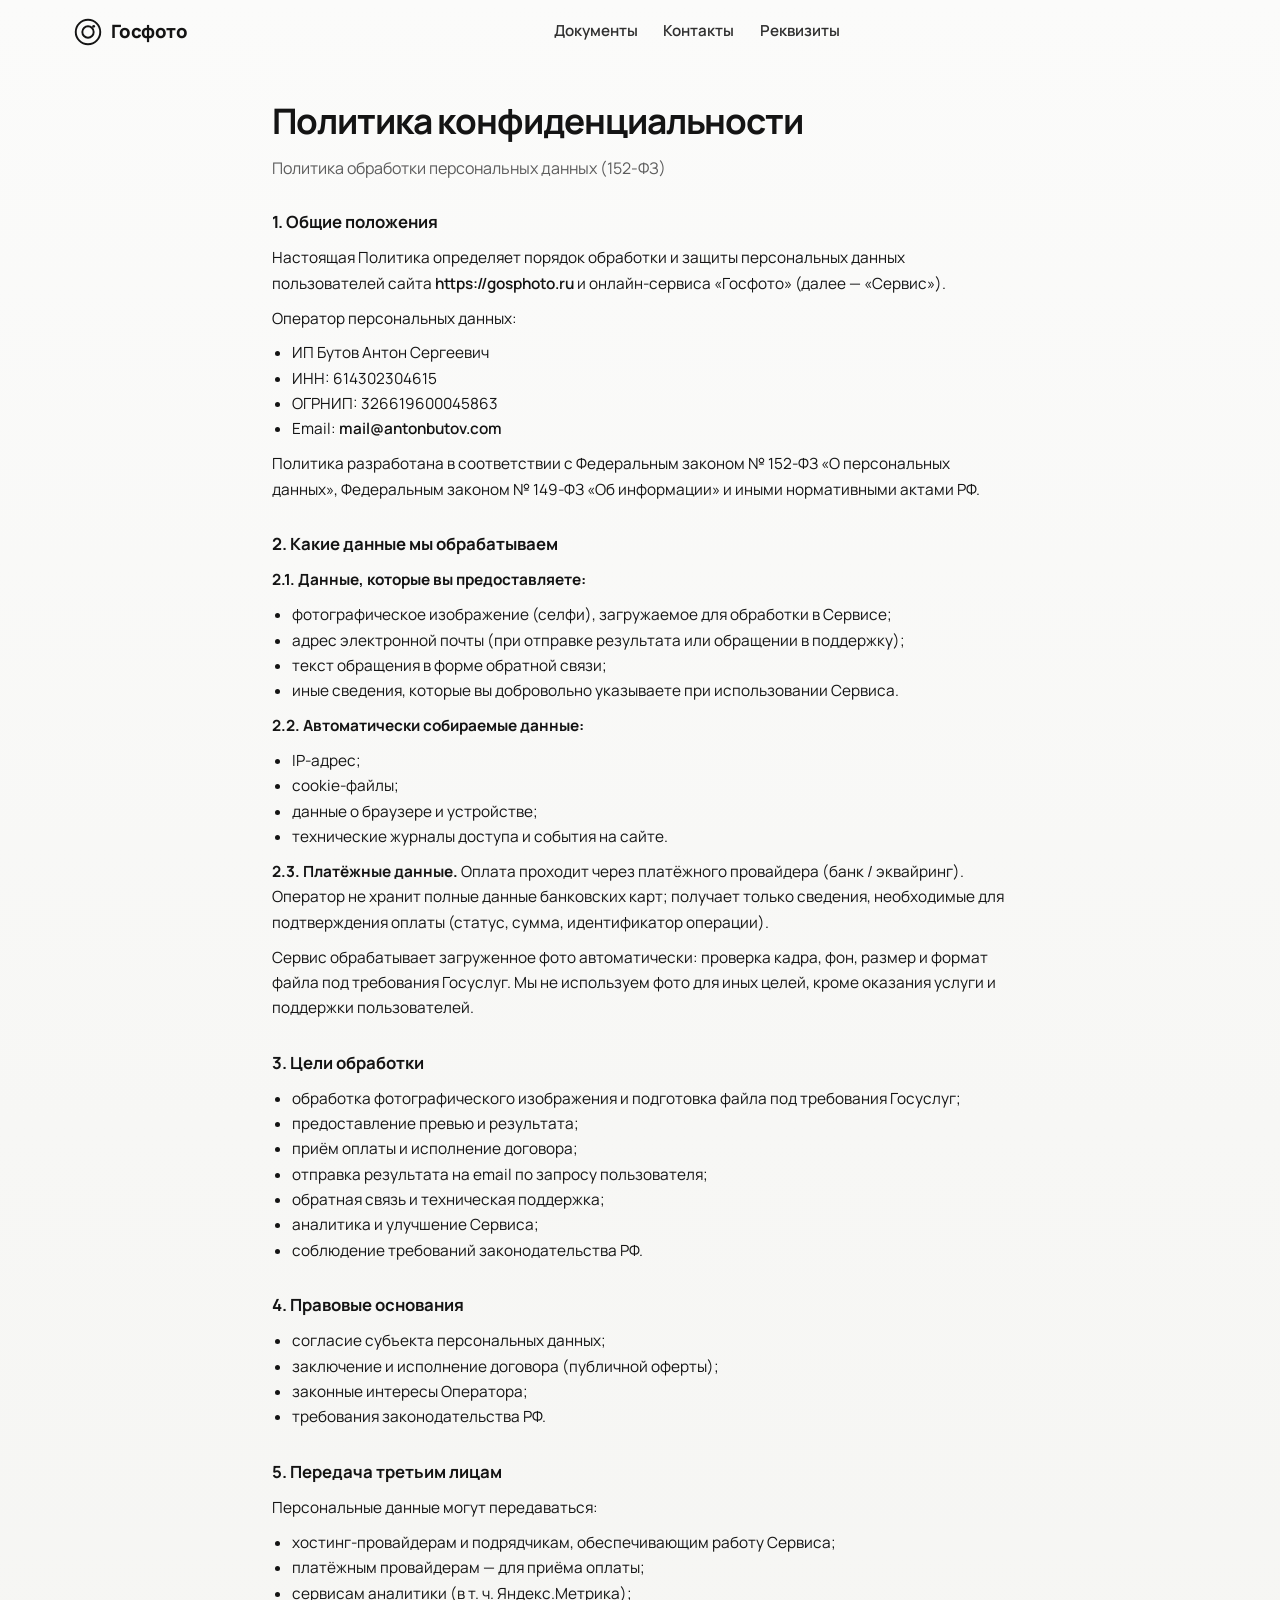
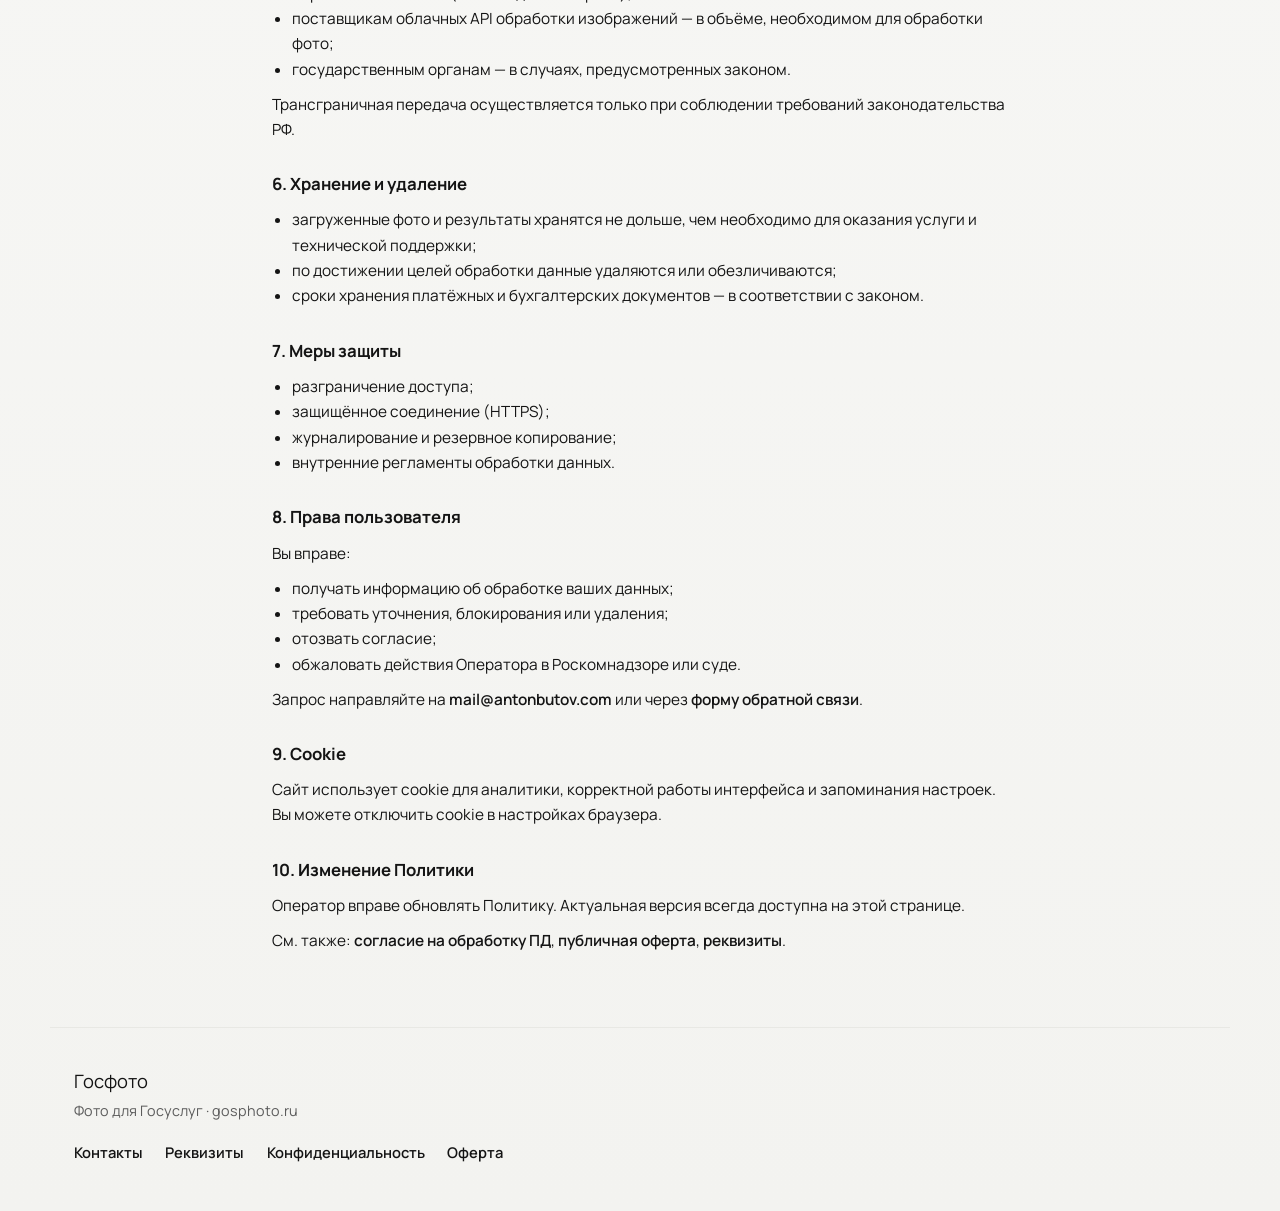
<file: privacy.html>
<!DOCTYPE html>
<html lang="ru">
  <head>
    <meta charset="UTF-8" />
    <meta name="viewport" content="width=device-width, initial-scale=1" />
    <title>Политика конфиденциальности — Госфото</title>
    <meta
      name="description"
      content="Политика обработки персональных данных сервиса Госфото (gosphoto.ru)."
    />
    <meta name="theme-color" content="#fdcb58" />
    <meta name="robots" content="index, follow" />
    <link rel="canonical" href="https://gosphoto.ru/privacy" />
    <link rel="icon" href="/favicon.ico" sizes="any" />
    <link rel="icon" href="/assets/favicon.svg" type="image/svg+xml" />
    <link rel="icon" href="/assets/favicon-32.png" type="image/png" sizes="32x32" />
    <link rel="apple-touch-icon" href="/assets/apple-touch-icon.png" />
    <link rel="preconnect" href="https://fonts.googleapis.com" />
    <link rel="preconnect" href="https://fonts.gstatic.com" crossorigin />
    <link
      href="https://fonts.googleapis.com/css2?family=Manrope:wght@400;500;600;700;800&display=swap"
      rel="stylesheet"
    />
    <link rel="stylesheet" href="/css/styles.css?v=20261110-review-hide-slots" />
    <!-- Yandex.Metrika counter -->
    <script type="text/javascript">
      (function (m, e, t, r, i, k, a) {
        m[i] =
          m[i] ||
          function () {
            (m[i].a = m[i].a || []).push(arguments);
          };
        m[i].l = 1 * new Date();
        for (var j = 0; j < document.scripts.length; j++) {
          if (document.scripts[j].src === r) {
            return;
          }
        }
        (k = e.createElement(t)),
          (a = e.getElementsByTagName(t)[0]),
          (k.async = 1),
          (k.src = r),
          a.parentNode.insertBefore(k, a);
      })(window, document, "script", "https://mc.yandex.ru/metrika/tag.js?id=111303098", "ym");

      ym(111303098, "init", {
        ssr: true,
        webvisor: true,
        clickmap: true,
        ecommerce: "dataLayer",
        referrer: document.referrer,
        url: location.href,
        accurateTrackBounce: true,
        trackLinks: true,
      });
    </script>
    <noscript
      ><div>
        <img
          src="https://mc.yandex.ru/watch/111303098"
          style="position: absolute; left: -9999px"
          alt=""
        /></div
    ></noscript>
    <!-- /Yandex.Metrika counter -->
  </head>
  <body class="contacts-page">
    <header class="site-header">
      <a class="logo" href="/" aria-label="Госфото">
        <span class="logo-mark" aria-hidden="true">
          <svg viewBox="0 0 32 32" width="28" height="28" fill="none">
            <circle cx="16" cy="16" r="14" stroke="currentColor" stroke-width="2.2" />
            <circle cx="16" cy="16" r="6.5" stroke="currentColor" stroke-width="2.2" />
            <circle cx="22.5" cy="9.5" r="1.6" fill="currentColor" />
          </svg>
        </span>
        <span class="logo-text">Госфото</span>
      </a>
      <nav class="nav" aria-label="Основное меню">
        <a href="/#docs">Документы</a>
        <a href="/contacts">Контакты</a>
        <a href="/rekvizity">Реквизиты</a>
      </nav>
      <button class="nav-toggle" type="button" aria-label="Меню" aria-expanded="false">
        <span></span><span></span>
      </button>
    </header>

    <main class="legal-page-main">
      <article class="legal-panel">
        <h1>Политика конфиденциальности</h1>
        <p class="legal-lead">Политика обработки персональных данных (152-ФЗ)</p>

        <div class="legal-body">
          <h2>1. Общие положения</h2>
          <p>
            Настоящая Политика определяет порядок обработки и защиты персональных данных
            пользователей сайта <a href="https://gosphoto.ru">https://gosphoto.ru</a> и
            онлайн-сервиса «Госфото» (далее — «Сервис»).
          </p>
          <p>Оператор персональных данных:</p>
          <ul>
            <li>ИП Бутов Антон Сергеевич</li>
            <li>ИНН: 614302304615</li>
            <li>ОГРНИП: 326619600045863</li>
            <li>Email: <a href="mailto:mail@antonbutov.com">mail@antonbutov.com</a></li>
          </ul>
          <p>
            Политика разработана в соответствии с Федеральным законом №&nbsp;152-ФЗ «О
            персональных данных», Федеральным законом №&nbsp;149-ФЗ «Об информации» и иными
            нормативными актами РФ.
          </p>

          <h2>2. Какие данные мы обрабатываем</h2>
          <p><strong>2.1. Данные, которые вы предоставляете:</strong></p>
          <ul>
            <li>фотографическое изображение (селфи), загружаемое для обработки в Сервисе;</li>
            <li>адрес электронной почты (при отправке результата или обращении в поддержку);</li>
            <li>текст обращения в форме обратной связи;</li>
            <li>иные сведения, которые вы добровольно указываете при использовании Сервиса.</li>
          </ul>
          <p><strong>2.2. Автоматически собираемые данные:</strong></p>
          <ul>
            <li>IP-адрес;</li>
            <li>cookie-файлы;</li>
            <li>данные о браузере и устройстве;</li>
            <li>технические журналы доступа и события на сайте.</li>
          </ul>
          <p>
            <strong>2.3. Платёжные данные.</strong> Оплата проходит через платёжного
            провайдера (банк / эквайринг). Оператор не хранит полные данные банковских карт;
            получает только сведения, необходимые для подтверждения оплаты (статус, сумма,
            идентификатор операции).
          </p>

          <p>
            Сервис обрабатывает загруженное фото автоматически: проверка кадра, фон, размер и
            формат файла под требования Госуслуг. Мы не используем фото для иных целей, кроме
            оказания услуги и поддержки пользователей.
          </p>

          <h2>3. Цели обработки</h2>
          <ul>
            <li>обработка фотографического изображения и подготовка файла под требования Госуслуг;</li>
            <li>предоставление превью и результата;</li>
            <li>приём оплаты и исполнение договора;</li>
            <li>отправка результата на email по запросу пользователя;</li>
            <li>обратная связь и техническая поддержка;</li>
            <li>аналитика и улучшение Сервиса;</li>
            <li>соблюдение требований законодательства РФ.</li>
          </ul>

          <h2>4. Правовые основания</h2>
          <ul>
            <li>согласие субъекта персональных данных;</li>
            <li>заключение и исполнение договора (публичной оферты);</li>
            <li>законные интересы Оператора;</li>
            <li>требования законодательства РФ.</li>
          </ul>

          <h2>5. Передача третьим лицам</h2>
          <p>Персональные данные могут передаваться:</p>
          <ul>
            <li>хостинг-провайдерам и подрядчикам, обеспечивающим работу Сервиса;</li>
            <li>платёжным провайдерам — для приёма оплаты;</li>
            <li>сервисам аналитики (в т.&nbsp;ч. Яндекс.Метрика);</li>
            <li>поставщикам облачных API обработки изображений — в объёме, необходимом для обработки фото;</li>
            <li>государственным органам — в случаях, предусмотренных законом.</li>
          </ul>
          <p>
            Трансграничная передача осуществляется только при соблюдении требований
            законодательства РФ.
          </p>

          <h2>6. Хранение и удаление</h2>
          <ul>
            <li>загруженные фото и результаты хранятся не дольше, чем необходимо для оказания услуги и технической поддержки;</li>
            <li>по достижении целей обработки данные удаляются или обезличиваются;</li>
            <li>сроки хранения платёжных и бухгалтерских документов — в соответствии с законом.</li>
          </ul>

          <h2>7. Меры защиты</h2>
          <ul>
            <li>разграничение доступа;</li>
            <li>защищённое соединение (HTTPS);</li>
            <li>журналирование и резервное копирование;</li>
            <li>внутренние регламенты обработки данных.</li>
          </ul>

          <h2>8. Права пользователя</h2>
          <p>Вы вправе:</p>
          <ul>
            <li>получать информацию об обработке ваших данных;</li>
            <li>требовать уточнения, блокирования или удаления;</li>
            <li>отозвать согласие;</li>
            <li>обжаловать действия Оператора в Роскомнадзоре или суде.</li>
          </ul>
          <p>
            Запрос направляйте на <a href="mailto:mail@antonbutov.com">mail@antonbutov.com</a> или через
            <a href="/contacts">форму обратной связи</a>.
          </p>

          <h2>9. Cookie</h2>
          <p>
            Сайт использует cookie для аналитики, корректной работы интерфейса и запоминания
            настроек. Вы можете отключить cookie в настройках браузера.
          </p>

          <h2>10. Изменение Политики</h2>
          <p>
            Оператор вправе обновлять Политику. Актуальная версия всегда доступна на этой
            странице.
          </p>
          <p>
            См. также: <a href="/pers">согласие на обработку ПД</a>,
            <a href="/offer">публичная оферта</a>,
            <a href="/rekvizity">реквизиты</a>.
          </p>
        </div>
      </article>
    </main>

    <footer class="site-footer">
      <div class="footer-brand">
        <span class="logo-text">Госфото</span>
        <p>Фото для Госуслуг · gosphoto.ru</p>
      </div>
      <div class="footer-links">
        <a href="/contacts">Контакты</a>
        <a href="/rekvizity">Реквизиты</a>
        <a href="/privacy">Конфиденциальность</a>
        <a href="/offer">Оферта</a>
      </div>
    </footer>

    <script>
      (function () {
        const toggle = document.querySelector(".nav-toggle");
        const nav = document.querySelector(".nav");
        if (toggle && nav) {
          toggle.addEventListener("click", function () {
            const open = nav.classList.toggle("is-open");
            toggle.setAttribute("aria-expanded", open ? "true" : "false");
          });
        }
      })();
    </script>
  </body>
</html>
</file>
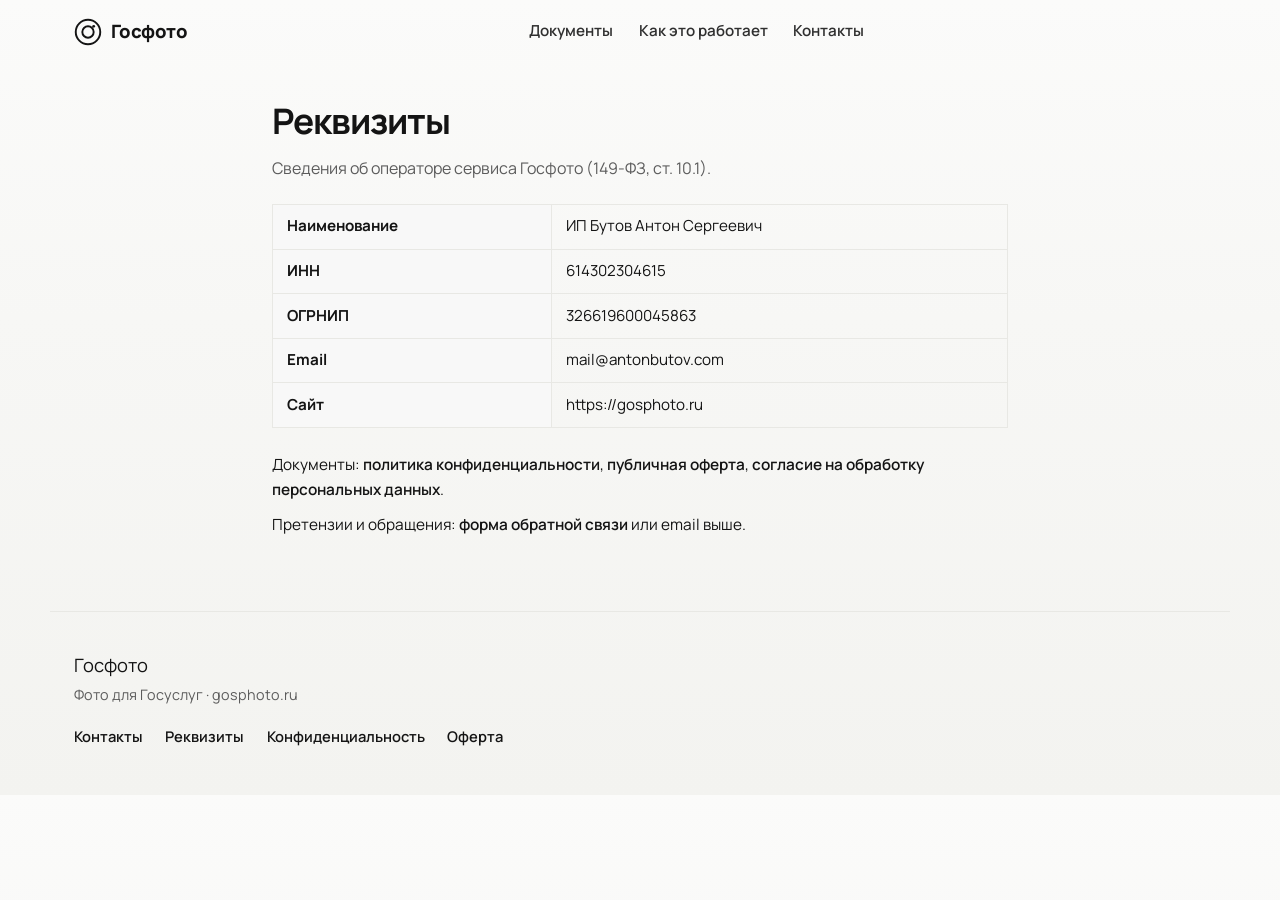
<file: rekvizity.html>
<!DOCTYPE html>
<html lang="ru">
  <head>
    <meta charset="UTF-8" />
    <meta name="viewport" content="width=device-width, initial-scale=1" />
    <title>Реквизиты — Госфото</title>
    <meta
      name="description"
      content="Реквизиты ИП — оператора сервиса Госфото (gosphoto.ru)."
    />
    <meta name="theme-color" content="#fdcb58" />
    <meta name="robots" content="index, follow" />
    <link rel="canonical" href="https://gosphoto.ru/rekvizity" />
    <link rel="icon" href="/favicon.ico" sizes="any" />
    <link rel="icon" href="/assets/favicon.svg" type="image/svg+xml" />
    <link rel="icon" href="/assets/favicon-32.png" type="image/png" sizes="32x32" />
    <link rel="apple-touch-icon" href="/assets/apple-touch-icon.png" />
    <link rel="preconnect" href="https://fonts.googleapis.com" />
    <link rel="preconnect" href="https://fonts.gstatic.com" crossorigin />
    <link
      href="https://fonts.googleapis.com/css2?family=Manrope:wght@400;500;600;700;800&display=swap"
      rel="stylesheet"
    />
    <link rel="stylesheet" href="/css/styles.css?v=20261110-review-hide-slots" />
    <!-- Yandex.Metrika counter -->
    <script type="text/javascript">
      (function (m, e, t, r, i, k, a) {
        m[i] =
          m[i] ||
          function () {
            (m[i].a = m[i].a || []).push(arguments);
          };
        m[i].l = 1 * new Date();
        for (var j = 0; j < document.scripts.length; j++) {
          if (document.scripts[j].src === r) {
            return;
          }
        }
        (k = e.createElement(t)),
          (a = e.getElementsByTagName(t)[0]),
          (k.async = 1),
          (k.src = r),
          a.parentNode.insertBefore(k, a);
      })(window, document, "script", "https://mc.yandex.ru/metrika/tag.js?id=111303098", "ym");

      ym(111303098, "init", {
        ssr: true,
        webvisor: true,
        clickmap: true,
        ecommerce: "dataLayer",
        referrer: document.referrer,
        url: location.href,
        accurateTrackBounce: true,
        trackLinks: true,
      });
    </script>
    <noscript
      ><div>
        <img
          src="https://mc.yandex.ru/watch/111303098"
          style="position: absolute; left: -9999px"
          alt=""
        /></div
    ></noscript>
    <!-- /Yandex.Metrika counter -->
  </head>
  <body class="contacts-page">
    <header class="site-header">
      <a class="logo" href="/" aria-label="Госфото">
        <span class="logo-mark" aria-hidden="true">
          <svg viewBox="0 0 32 32" width="28" height="28" fill="none">
            <circle cx="16" cy="16" r="14" stroke="currentColor" stroke-width="2.2" />
            <circle cx="16" cy="16" r="6.5" stroke="currentColor" stroke-width="2.2" />
            <circle cx="22.5" cy="9.5" r="1.6" fill="currentColor" />
          </svg>
        </span>
        <span class="logo-text">Госфото</span>
      </a>
      <nav class="nav" aria-label="Основное меню">
        <a href="/#docs">Документы</a>
        <a href="/#how">Как это работает</a>
        <a href="/contacts">Контакты</a>
      </nav>
      <button class="nav-toggle" type="button" aria-label="Меню" aria-expanded="false">
        <span></span><span></span>
      </button>
    </header>

    <main class="legal-page-main">
      <article class="legal-panel">
        <h1>Реквизиты</h1>
        <p class="legal-lead">Сведения об операторе сервиса Госфото (149-ФЗ, ст.&nbsp;10.1).</p>

        <table class="legal-rekv-table">
          <tbody>
            <tr>
              <th>Наименование</th>
              <td>ИП Бутов Антон Сергеевич</td>
            </tr>
            <tr>
              <th>ИНН</th>
              <td>614302304615</td>
            </tr>
            <tr>
              <th>ОГРНИП</th>
              <td>326619600045863</td>
            </tr>
            <tr>
              <th>Email</th>
              <td><a href="mailto:mail@antonbutov.com">mail@antonbutov.com</a></td>
            </tr>
            <tr>
              <th>Сайт</th>
              <td><a href="https://gosphoto.ru">https://gosphoto.ru</a></td>
            </tr>
          </tbody>
        </table>

        <div class="legal-body">
          <p>
            Документы: <a href="/privacy">политика конфиденциальности</a>,
            <a href="/offer">публичная оферта</a>,
            <a href="/pers">согласие на обработку персональных данных</a>.
          </p>
          <p>Претензии и обращения: <a href="/contacts">форма обратной связи</a> или email выше.</p>
        </div>
      </article>
    </main>

    <footer class="site-footer">
      <div class="footer-brand">
        <span class="logo-text">Госфото</span>
        <p>Фото для Госуслуг · gosphoto.ru</p>
      </div>
      <div class="footer-links">
        <a href="/contacts">Контакты</a>
        <a href="/rekvizity">Реквизиты</a>
        <a href="/privacy">Конфиденциальность</a>
        <a href="/offer">Оферта</a>
      </div>
    </footer>

    <script>
      (function () {
        const toggle = document.querySelector(".nav-toggle");
        const nav = document.querySelector(".nav");
        if (toggle && nav) {
          toggle.addEventListener("click", function () {
            const open = nav.classList.toggle("is-open");
            toggle.setAttribute("aria-expanded", open ? "true" : "false");
          });
        }
      })();
    </script>
  </body>
</html>
</file>
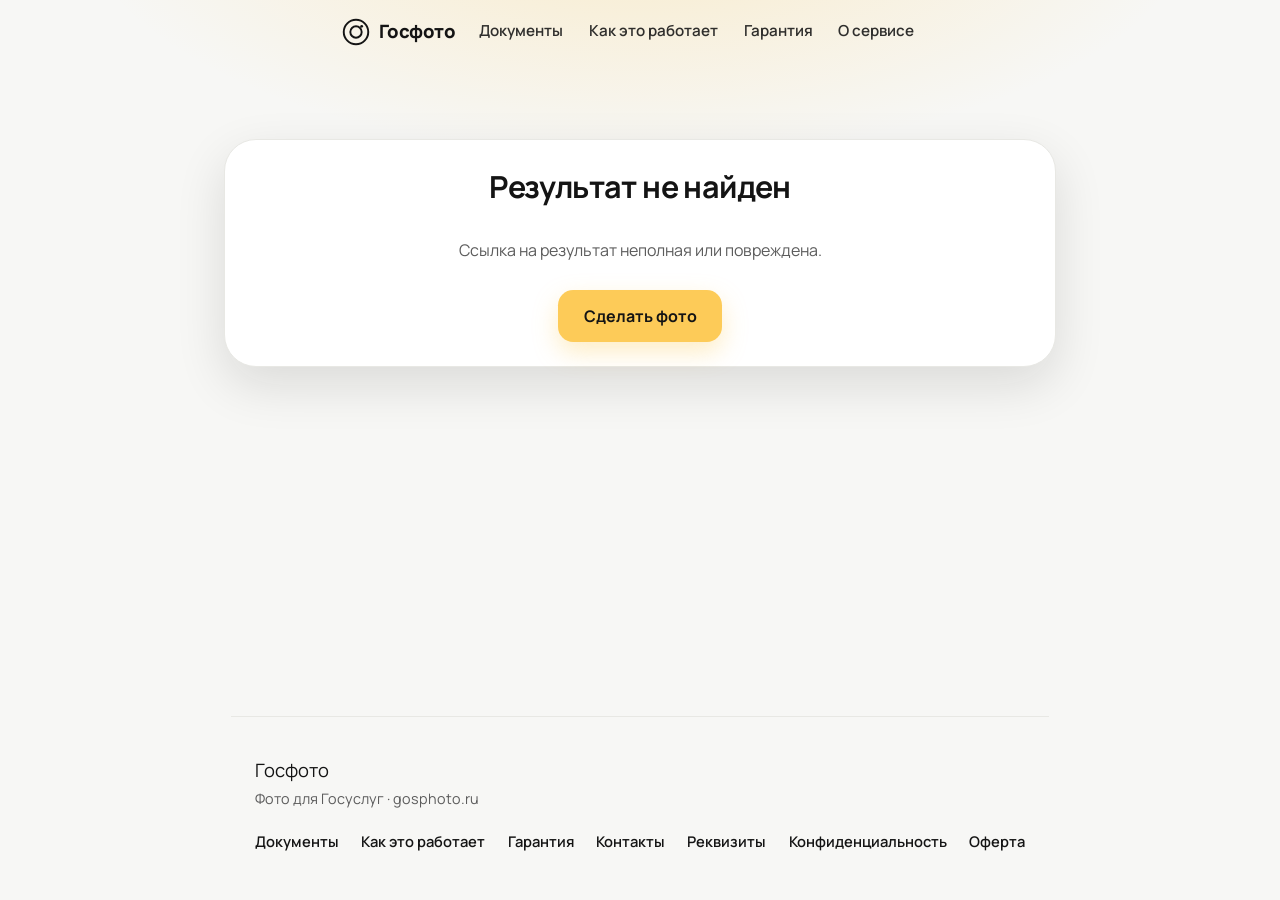
<file: result.html>
<!DOCTYPE html>
<html lang="ru">
  <head>
    <meta charset="UTF-8" />
    <meta name="viewport" content="width=device-width, initial-scale=1" />
    <title>Ваш результат — Госфото</title>
    <meta
      name="description"
      content="Готовое фото 35×45 для Госуслуг и лист 10×15 для печати."
    />
    <meta name="theme-color" content="#fdcb58" />
    <meta name="robots" content="noindex" />
    <link rel="icon" href="/favicon.ico" sizes="any" />
    <link rel="icon" href="/assets/favicon.svg" type="image/svg+xml" />
    <link rel="icon" href="/assets/favicon-32.png" type="image/png" sizes="32x32" />
    <link rel="apple-touch-icon" href="/assets/apple-touch-icon.png" />
    <link rel="preconnect" href="https://fonts.googleapis.com" />
    <link rel="preconnect" href="https://fonts.gstatic.com" crossorigin />
    <link
      href="https://fonts.googleapis.com/css2?family=Manrope:wght@400;500;600;700;800&display=swap"
      rel="stylesheet"
    />
    <link rel="stylesheet" href="/css/styles.css?v=20261123-saturation" />
    <script src="/js/photo-guide.js?v=20260907-note"></script>
    <script src="/js/adjust.js?v=20261123-saturation"></script>
    <script type="text/javascript">
      (function (m, e, t, r, i, k, a) {
        m[i] =
          m[i] ||
          function () {
            (m[i].a = m[i].a || []).push(arguments);
          };
        m[i].l = 1 * new Date();
        for (var j = 0; j < document.scripts.length; j++) {
          if (document.scripts[j].src === r) {
            return;
          }
        }
        (k = e.createElement(t)),
          (a = e.getElementsByTagName(t)[0]),
          (k.async = 1),
          (k.src = r),
          a.parentNode.insertBefore(k, a);
      })(window, document, "script", "https://mc.yandex.ru/metrika/tag.js?id=111303098", "ym");

      ym(111303098, "init", {
        ssr: true,
        webvisor: true,
        clickmap: true,
        ecommerce: "dataLayer",
        referrer: document.referrer,
        url: location.href,
        accurateTrackBounce: true,
        trackLinks: true,
      });
    </script>
    <noscript
      ><div>
        <img
          src="https://mc.yandex.ru/watch/111303098"
          style="position: absolute; left: -9999px"
          alt=""
        /></div
    ></noscript>
    <script src="/js/resume.js?v=20260912-pay-cookie"></script>
  </head>
  <body class="result-page">
    <header class="site-header">
      <a class="logo" href="/" aria-label="Госфото">
        <span class="logo-mark" aria-hidden="true">
          <svg viewBox="0 0 32 32" width="28" height="28" fill="none">
            <circle cx="16" cy="16" r="14" stroke="currentColor" stroke-width="2.2" />
            <circle cx="16" cy="16" r="6.5" stroke="currentColor" stroke-width="2.2" />
            <circle cx="22.5" cy="9.5" r="1.6" fill="currentColor" />
          </svg>
        </span>
        <span class="logo-text">Госфото</span>
      </a>

      <nav class="nav" aria-label="Основное меню">
        <a href="/#docs" data-metrika-goal="click_nav" data-metrika-param="result_docs">Документы</a>
        <a href="/#how" data-metrika-goal="click_nav" data-metrika-param="result_how">Как это работает</a>
        <a href="/#guarantee" data-metrika-goal="click_nav" data-metrika-param="result_guarantee">Гарантия</a>
        <a href="/#about" data-metrika-goal="click_nav" data-metrika-param="result_about">О сервисе</a>
      </nav>

    </header>

    <main class="result-page-main">
      <div class="result-page-status" id="result-status" aria-live="polite">Загружаем результат…</div>

      <section class="section result-screen" id="result-screen" hidden>
        <div class="result-screen-inner">
          <div class="result-screen-head">
            <p class="result-kicker">Ваш результат</p>
            <h1 id="result-screen-title">35×45 мм</h1>
            <p class="result-lead" id="result-screen-lead">
              Готово к загрузке на Госуслуги — паспорт РФ и загран
            </p>
            <p class="result-badge" id="result-badge" hidden></p>
          </div>

          <div class="result-products">
            <article class="result-product">
              <h2>Для Госуслуг</h2>
              <p class="result-product-note">Цифровой JPEG для электронного заявления</p>
              <div class="photo-guide photo-guide--card" id="result-digital-guide">
                <div class="photo-guide-box">
                  <div class="photo-guide-stage">
                    <img
                      id="result-digital-image"
                      class="result-product-image is-passport"
                      alt="Превью фото 35×45 для Госуслуг"
                    />
                    <div class="result-prep" id="result-digital-prep" hidden>
                      <div class="result-progress is-active">
                        <div class="result-progress-track" aria-hidden="true">
                          <div class="result-progress-bar result-prep-bar is-waiting"></div>
                        </div>
                        <p class="result-progress-step result-prep-step" aria-live="polite">
                          Проверяем лицо и качество снимка…
                        </p>
                        <ol class="result-progress-list result-prep-list" aria-hidden="true">
                          <li data-step="0" class="is-current">Проверка</li>
                          <li data-step="1">Фон</li>
                          <li data-step="2">Кадр</li>
                          <li data-step="3">Файл</li>
                        </ol>
                      </div>
                    </div>
                    <div class="photo-guide-overlay" aria-hidden="true">
                      <span class="photo-guide-band"></span>
                      <span class="photo-guide-line photo-guide-line--crown"></span>
                      <span class="photo-guide-line photo-guide-line--chin"></span>
                      <span class="photo-guide-rail photo-guide-rail--top"></span>
                      <span class="photo-guide-rail photo-guide-rail--head"></span>
                      <span class="photo-guide-rail-x"></span>
                      <span class="photo-guide-tag photo-guide-tag--top" data-guide-top>4,5 мм</span>
                      <span class="photo-guide-tag photo-guide-tag--head" data-guide-head>32–36 мм</span>
                      <span class="photo-guide-tag photo-guide-tag--facew" data-guide-facew hidden>18–25 мм</span>
                    </div>
                  </div>
                  <span class="photo-guide-outer photo-guide-outer--h" aria-hidden="true">
                    <span class="photo-guide-outer-line"></span>
                    <span class="photo-guide-outer-label">45 мм</span>
                  </span>
                  <span class="photo-guide-outer photo-guide-outer--w" aria-hidden="true">
                    <span class="photo-guide-outer-line"></span>
                    <span class="photo-guide-outer-label">35 мм</span>
                  </span>
                </div>
                <p class="photo-guide-caption" data-guide-caption>
                  35×45 мм · сверху и голова — норма Госуслуг
                </p>
              </div>
              <div class="brightness-controls" id="result-brightness-controls" hidden>
                <label class="brightness-label" for="result-brightness">Яркость</label>
                <input
                  id="result-brightness"
                  class="brightness-range"
                  data-brightness
                  type="range"
                  min="0.7"
                  max="1.35"
                  step="0.01"
                  value="1"
                />
                <label class="brightness-label" for="result-contrast">Контраст</label>
                <input
                  id="result-contrast"
                  class="brightness-range"
                  data-contrast
                  type="range"
                  min="0.7"
                  max="1.35"
                  step="0.01"
                  value="1"
                />
                <label class="brightness-label" for="result-saturation">Цветность</label>
                <input
                  id="result-saturation"
                  class="brightness-range"
                  data-saturation
                  type="range"
                  min="0.7"
                  max="1.35"
                  step="0.01"
                  value="1"
                />
                <button type="button" class="btn btn-ghost" data-adjust-reset hidden>
                  Сбросить
                </button>
                <p class="brightness-error" data-brightness-error role="status" hidden></p>
              </div>
              <a
                class="btn btn-primary"
                id="result-download"
                href="#"
                download="gosphoto-passport.jpg"
                hidden
                aria-disabled="true"
                data-metrika-goal="download_digital"
                ><span class="result-dl-word">Скачать</span
                ><span class="result-dl-rest">JPEG</span></a
              >
            </article>
            <article class="result-product">
              <h2>Для печати</h2>
              <p class="result-product-note">Лист 10×15 см · 4 фото 35×45</p>
              <div class="result-print-frame" id="result-print-frame">
                <img
                  id="result-print-image"
                  class="result-product-image is-print"
                  alt="Превью листа 10×15 для печати"
                  hidden
                />
                <div class="result-prep" id="result-print-prep" hidden>
                  <div class="result-progress is-active">
                    <div class="result-progress-track" aria-hidden="true">
                      <div class="result-progress-bar result-prep-bar is-waiting"></div>
                    </div>
                    <p class="result-progress-step result-prep-step">
                      Проверяем лицо и качество снимка…
                    </p>
                    <ol class="result-progress-list result-prep-list" aria-hidden="true">
                      <li data-step="0" class="is-current">Проверка</li>
                      <li data-step="1">Фон</li>
                      <li data-step="2">Кадр</li>
                      <li data-step="3">Файл</li>
                    </ol>
                  </div>
                </div>
              </div>
              <a
                class="btn btn-dark"
                id="result-download-print"
                href="#"
                download="gosphoto-10x15.jpg"
                hidden
                aria-disabled="true"
                data-metrika-goal="download_print"
                >Скачать 10×15</a
              >
            </article>
          </div>

          <div class="result-pay" id="result-pay" hidden>
            <button
              type="button"
              class="btn btn-primary result-pay-btn"
              id="result-pay-btn"
              data-metrika-goal="pay_start"
            >
              Скачать за 499 ₽
            </button>
            <p class="result-pay-note" id="result-pay-note">
              499&nbsp;₽ — разовая оплата: JPEG для Госуслуг и лист 10×15.
            </p>
            <p class="result-pay-guarantee" id="result-pay-guarantee">
              Если не примут — вернём деньги.
            </p>
            <p class="result-pay-status" id="result-pay-status" hidden aria-live="polite"></p>
          </div>

          <div class="result-resume" id="result-resume" hidden>
            <article class="result-product result-resume-product">
              <h2>Фото для резюме</h2>
              <p class="result-product-note">
                Деловой костюм и лёгкая ретушь — для hh, LinkedIn и портфолио
              </p>
              <img
                id="result-resume-image"
                class="result-product-image is-resume"
                alt="Превью фото для резюме в деловом костюме"
              />
              <a
                class="btn btn-dark"
                id="result-download-resume"
                href="#"
                download="gosphoto-resume.jpg"
                hidden
                aria-disabled="true"
                data-metrika-goal="download_resume"
                >Скачать фото для резюме</a
              >
              <button
                type="button"
                class="btn btn-primary result-pay-btn"
                id="result-pay-resume-btn"
                data-metrika-goal="pay_resume_start"
              >
                Скачать за 300 ₽
              </button>
              <p class="result-pay-note" id="result-pay-resume-note">
                Отдельная оплата — только фото для резюме.
              </p>
              <p
                class="result-pay-status"
                id="result-pay-resume-status"
                hidden
                aria-live="polite"
              ></p>
            </article>
          </div>

          <div class="result-email" id="result-email" hidden>
            <label class="result-email-label" for="result-email-input"
              >Отправить на email</label
            >
            <div class="result-email-row">
              <input
                id="result-email-input"
                class="result-email-input"
                type="email"
                name="email"
                placeholder="you@example.com"
                autocomplete="email"
                maxlength="254"
                inputmode="email"
              />
              <button
                type="button"
                class="btn btn-dark result-email-btn"
                id="result-email-btn"
                data-metrika-goal="email_send"
              >
                Отправить
              </button>
            </div>
            <p class="result-email-note" id="result-email-note">
              Пришлём оба файла: JPEG для Госуслуг и лист 10×15.
            </p>
            <p
              class="result-email-status"
              id="result-email-status"
              hidden
              aria-live="polite"
            ></p>
          </div>

          <div class="result-review" id="result-review" hidden>
            <p>Госуслуги приняли фото? Напишите пару слов — опубликуем на сайте с вашего согласия.</p>
            <a
              class="btn btn-ghost"
              href="/contacts?from=review"
              data-metrika-goal="click_review_ask"
              data-metrika-param="after_pay"
              >Оставить отзыв</a
            >
          </div>

          <div class="result-specs">
            <h2>Соответствие требованиям</h2>
            <p class="result-specs-lead" id="result-specs-lead">
              Параметры, под которые подготовлен файл
            </p>
            <div class="result-specs-table-wrap">
              <table class="result-specs-table" id="result-specs-table">
                <thead>
                  <tr>
                    <th>Параметр</th>
                    <th>Норма</th>
                    <th>Ваше фото</th>
                  </tr>
                </thead>
                <tbody id="result-specs-body"></tbody>
              </table>
            </div>
            <p class="result-specs-links">
              Источники:
              <a
                href="https://rg.ru/documents/2011/08/22/pasport-dok.html"
                target="_blank"
                rel="noopener noreferrer"
                >rg.ru · п.34.3</a
              >,
              <a href="https://www.gosuslugi.ru" target="_blank" rel="noopener noreferrer"
                >gosuslugi.ru</a
              >
            </p>
          </div>

          <div class="result-screen-actions" id="result-actions">
            <a
              class="btn btn-primary"
              href="/#start"
              id="result-again"
              data-metrika-goal="click_result_again"
              >Сделать ещё фото</a
            >
            <a
              class="btn btn-ghost"
              href="/"
              id="result-home"
              data-metrika-goal="click_result_home"
              >На главную</a
            >
          </div>
        </div>
      </section>

      <section class="section result-missing" id="result-missing" hidden>
        <div class="result-screen-inner">
          <h1>Результат не найден</h1>
          <p class="result-lead">
            Ссылка устарела или открыта неверно. Сделайте новое фото на главной.
          </p>
          <div class="result-screen-actions">
            <a class="btn btn-primary" href="/#start">Сделать фото</a>
          </div>
        </div>
      </section>
    </main>

    <footer class="site-footer">
      <div class="footer-brand">
        <span class="logo-text">Госфото</span>
        <p>Фото для Госуслуг · gosphoto.ru</p>
      </div>
      <div class="footer-links">
        <a href="/#docs">Документы</a>
        <a href="/#how">Как это работает</a>
        <a href="/#guarantee">Гарантия</a>
        <a href="/contacts" data-metrika-goal="click_contact_email" data-metrika-param="footer">Контакты</a>
        <a href="/rekvizity">Реквизиты</a>
        <a href="/privacy">Конфиденциальность</a>
        <a href="/offer">Оферта</a>
      </div>
    </footer>

    <script>
      (function () {
        const RESULT_ID_RE = /^[a-f0-9]{32}$/;
        const POLL_MS = 2500;
        const POLL_MAX = 48; // ~2 мин после возврата с оплаты
        const FULL_POLL_MAX = 12; // ~30 с — promote с preview почти мгновенный
        const statusEl = document.getElementById("result-status");
        const resultScreen = document.getElementById("result-screen");
        const resultMissing = document.getElementById("result-missing");
        const resultBadge = document.getElementById("result-badge");
        const resultSpecsLead = document.getElementById("result-specs-lead");
        const resultSpecsBody = document.getElementById("result-specs-body");
        const resultDigitalImage = document.getElementById("result-digital-image");
        const resultDigitalGuide = document.getElementById("result-digital-guide");
        const resultDigitalPrep = document.getElementById("result-digital-prep");
        const resultPrintFrame = document.getElementById("result-print-frame");
        const resultPrintPrep = document.getElementById("result-print-prep");
        const resultPrintImage = document.getElementById("result-print-image");
        const resultDownload = document.getElementById("result-download");
        const resultDownloadPrint = document.getElementById("result-download-print");
        const resultEmailNote = document.getElementById("result-email-note");
        const resultPay = document.getElementById("result-pay");
        const resultPayBtn = document.getElementById("result-pay-btn");
        const resultPayNote = document.getElementById("result-pay-note");
        const resultPayGuarantee = document.getElementById("result-pay-guarantee");
        const resultPayStatus = document.getElementById("result-pay-status");
        const resultResume = document.getElementById("result-resume");
        const resultResumeImage = document.getElementById("result-resume-image");
        const resultDownloadResume = document.getElementById("result-download-resume");
        const resultPayResumeBtn = document.getElementById("result-pay-resume-btn");
        const resultPayResumeNote = document.getElementById("result-pay-resume-note");
        const resultPayResumeStatus = document.getElementById(
          "result-pay-resume-status"
        );
        const resultEmail = document.getElementById("result-email");
        const resultEmailInput = document.getElementById("result-email-input");
        const resultEmailBtn = document.getElementById("result-email-btn");
        const resultEmailStatus = document.getElementById("result-email-status");
        const resultReview = document.getElementById("result-review");
        const resultActions = document.getElementById("result-actions");
        const resultScreenTitle = document.getElementById("result-screen-title");
        const resultScreenLead = document.getElementById("result-screen-lead");
        let pollTimer = null;
        let pollLeft = 0;
        let fullPollTimer = null;
        let fullPollLeft = 0;
        let prepTimer = null;
        let prepIndex = 0;
        const PREP_INTERVAL_MS = 4000;
        const PREP_STEPS = [
          "Проверяем лицо и качество снимка…",
          "Смотрим резкость и освещение…",
          "Убеждаемся, что в кадре один человек…",
          "Готовим кадр к обработке фона…",
          "Убираем фон, делаем чисто белый…",
          "Аккуратно обходим контур волос…",
          "Убираем ореол и цветной контур у плеч…",
          "Проверяем, что фон без теней…",
          "Сохраняем черты лица один в один…",
          "Кадрируем под формат 35×45 мм…",
          "Выравниваем положение головы…",
          "Проверяем отступы по ГОСТ / п. 34.3…",
          "Готовим JPEG для загрузки на Госуслуги…",
          "Собираем лист 10×15 с четырьмя фото…",
          "Финальная проверка файла…",
          "Ещё немного — нейросеть обрабатывает фон…",
          "Почти готово, дожимаем качество…",
          "Сохраняем результат…",
        ];
        const PREP_TAIL = [
          "Нейросеть ещё работает над фоном…",
          "Это занимает до пары минут — не закрывайте вкладку…",
          "Доводим края и белый фон…",
          "Совсем скоро будет готово…",
        ];
        let lastFullStatus = null;
        let paying = false;
        let payingResume = false;
        let emailing = false;
        let pollMode = "passport"; // passport | resume
        let resumeOfferTracked = false;
        let resumePhotoViewTracked = false;
        let resumeViewObserver = null;

        function reachGoal(name, params) {
          try {
            if (typeof ym === "function") {
              if (params) ym(111303098, "reachGoal", name, params);
              else ym(111303098, "reachGoal", name);
            }
          } catch (_) {}
        }

        function payPendingKey(product) {
          return product === "resume"
            ? "gosphoto_pay_resume_pending"
            : "gosphoto_pay_pending";
        }

        function paySuccessSentKey(id, product) {
          return `gosphoto_pay_success_sent_${product}_${id}`;
        }

        function clearPayPending(product) {
          if (window.GosphotoResume) GosphotoResume.clearPending(product);
          try {
            sessionStorage.removeItem(payPendingKey(product));
          } catch (_) {}
        }

        function isPayPending(id, product) {
          if (window.GosphotoResume && GosphotoResume.isPending(id, product)) {
            return true;
          }
          try {
            return sessionStorage.getItem(payPendingKey(product)) === id;
          } catch (_) {
            return false;
          }
        }

        function markPayPending(id, product) {
          if (window.GosphotoResume) GosphotoResume.setPending(product, id);
          try {
            sessionStorage.setItem(payPendingKey(product), id);
          } catch (_) {}
        }

        // Once per tab/session: webhook often marks paid before /pay/success returns,
        // so boot() must not skip the goal just because data.paid is already true.
        function reportPaySuccess(id, product, mode) {
          const sentKey = paySuccessSentKey(id, product);
          try {
            if (sessionStorage.getItem(sentKey) === "1") return false;
            sessionStorage.setItem(sentKey, "1");
          } catch (_) {}
          reachGoal("pay_success", {
            result_id: id,
            mode: mode,
            product: product,
          });
          return true;
        }

        function reportOnce(storageKey, goal, params) {
          try {
            if (sessionStorage.getItem(storageKey) === "1") return;
            sessionStorage.setItem(storageKey, "1");
          } catch (_) {}
          reachGoal(goal, params);
        }

        function reportFullFrame(id, status, docType) {
          if (!id) return;
          const goal =
            status === "pending"
              ? "full_pending"
              : status === "ready"
                ? "full_ready"
                : status === "error"
                  ? "full_error"
                  : "";
          if (!goal) return;
          reportOnce(`gosphoto_${goal}_${id}`, goal, {
            result_id: id,
            doc_type: docType || "passport_rf",
          });
        }

        // Делегированный трекинг всех data-metrika-goal (кнопки и ссылки).
        document.addEventListener(
          "click",
          (event) => {
            const target = event.target.closest("[data-metrika-goal]");
            if (!target) return;
            const goal = target.getAttribute("data-metrika-goal");
            const param = target.getAttribute("data-metrika-param");
            const params = param ? { item: param } : {};
            const id = parseResultId();
            if (
              id &&
              (goal === "download_digital" ||
                goal === "download_print" ||
                goal === "download_resume" ||
                goal === "pay_start" ||
                goal === "pay_resume_start" ||
                goal === "pay_success" ||
                goal === "email_send" ||
                goal === "preview_view")
            ) {
              params.result_id = id;
              if (goal === "download_digital" || goal === "download_print") {
                params.kind = goal === "download_digital" ? "digital" : "print";
                const variant = target.getAttribute("data-variant");
                if (variant) params.variant = variant;
              }
              if (goal === "download_resume") params.kind = "resume";
              if (goal === "pay_resume_start") params.product = "resume";
              if (goal === "pay_start") params.product = "passport";
            }
            reachGoal(goal, Object.keys(params).length ? params : undefined);
          },
          true
        );

        function parseResultId() {
          const m = location.pathname.match(/^\/result\/([a-f0-9]{32})\/?$/i);
          return m ? m[1].toLowerCase() : null;
        }

        function setPayStatus(text, show) {
          if (!resultPayStatus) return;
          if (!show) {
            resultPayStatus.hidden = true;
            resultPayStatus.textContent = "";
            return;
          }
          resultPayStatus.hidden = false;
          resultPayStatus.textContent = text || "";
        }

        function setResumePayStatus(text, show) {
          if (!resultPayResumeStatus) return;
          if (!show) {
            resultPayResumeStatus.hidden = true;
            resultPayResumeStatus.textContent = "";
            return;
          }
          resultPayResumeStatus.hidden = false;
          resultPayResumeStatus.textContent = text || "";
        }

        function prepEvent(index) {
          const n = PREP_STEPS.length;
          let text;
          let pct;
          if (index < n) {
            text = PREP_STEPS[index];
            pct = 5 + (85 * index) / Math.max(n - 1, 1);
          } else {
            text = PREP_TAIL[(index - n) % PREP_TAIL.length];
            const over = index - n + 1;
            pct = 90 + 9 * (1 - Math.exp(-over / 12));
          }
          let pctI = Math.round(Math.min(99, Math.max(1, pct)));
          if (pctI >= 100) pctI = 99;
          return { text, pct: pctI };
        }

        function phaseFromPct(pct) {
          if (pct < 30) return 0;
          if (pct < 55) return 1;
          if (pct < 80) return 2;
          return 3;
        }

        function paintPrep(index) {
          const ev = prepEvent(index);
          const active = phaseFromPct(ev.pct);
          document.querySelectorAll(".result-prep-step").forEach((el) => {
            el.textContent = ev.text;
          });
          document.querySelectorAll(".result-prep-bar").forEach((el) => {
            el.style.width = ev.pct + "%";
            el.classList.add("is-waiting");
          });
          document.querySelectorAll(".result-prep-list").forEach((list) => {
            list.querySelectorAll("li").forEach((li) => {
              const i = Number(li.getAttribute("data-step"));
              li.classList.toggle("is-done", i < active);
              li.classList.toggle("is-current", i === active);
            });
          });
          setPayStatus(ev.text, true);
        }

        function startPrepFlow() {
          if (prepTimer) return;
          prepIndex = 0;
          paintPrep(prepIndex);
          prepTimer = setInterval(() => {
            prepIndex += 1;
            paintPrep(prepIndex);
          }, PREP_INTERVAL_MS);
        }

        function stopPrepFlow() {
          if (prepTimer) {
            clearInterval(prepTimer);
            prepTimer = null;
          }
        }

        function setPreparing(on) {
          if (resultDigitalGuide) {
            resultDigitalGuide.classList.toggle("is-preparing", on);
          }
          if (resultPrintFrame) {
            resultPrintFrame.classList.toggle("is-preparing", on);
          }
          if (resultDigitalPrep) resultDigitalPrep.hidden = !on;
          if (resultPrintPrep) resultPrintPrep.hidden = !on;
          if (on && resultPayBtn) resultPayBtn.hidden = true;
          if (on) startPrepFlow();
          else stopPrepFlow();
        }

        function setEmailStatus(text, show, kind) {
          if (!resultEmailStatus) return;
          if (!show) {
            resultEmailStatus.hidden = true;
            resultEmailStatus.textContent = "";
            resultEmailStatus.classList.remove("is-ok", "is-err");
            return;
          }
          resultEmailStatus.hidden = false;
          resultEmailStatus.textContent = text || "";
          resultEmailStatus.classList.toggle("is-ok", kind === "ok");
          resultEmailStatus.classList.toggle("is-err", kind === "err");
        }

        function stopPoll() {
          if (pollTimer) {
            clearInterval(pollTimer);
            pollTimer = null;
          }
          pollLeft = 0;
        }

        function stopFullPoll() {
          if (fullPollTimer) {
            clearInterval(fullPollTimer);
            fullPollTimer = null;
          }
          fullPollLeft = 0;
        }

        function startFullPoll() {
          if (fullPollTimer) return;
          fullPollLeft = FULL_POLL_MAX;
          fullPollTimer = setInterval(async () => {
            fullPollLeft -= 1;
            const id = parseResultId();
            if (!id || fullPollLeft <= 0) {
              stopFullPoll();
              if (id && lastFullStatus === "pending") {
                setPayStatus(
                  "Фото ещё готовится. Обновите страницу через минуту.",
                  true
                );
                reportOnce(`gosphoto_full_wait_timeout_${id}`, "full_wait_timeout", {
                  result_id: id,
                });
              }
              return;
            }
            try {
              const res = await fetch(`/api/result/${id}/payment-status`);
              const data = await res.json().catch(() => ({}));
              if (!res.ok || !data.ok || !data.paid) return;
              if (data.full === "pending") return;
              stopFullPoll();
              renderResult(data);
              if (data.full === "ready") {
                setPayStatus("Оплата прошла — скачивание доступно.", true);
                if (resultDownload && !resultDownload.hidden) {
                  resultDownload.scrollIntoView({
                    behavior: "smooth",
                    block: "center",
                  });
                }
              }
            } catch (_) {}
          }, POLL_MS);
        }

        function startPoll(mode) {
          stopPoll();
          pollMode = mode === "resume" ? "resume" : "passport";
          pollLeft = POLL_MAX;
          if (pollMode === "resume") {
            setResumePayStatus("Ждём подтверждение оплаты…", true);
          } else {
            setPayStatus("Ждём подтверждение оплаты…", true);
          }
          pollTimer = setInterval(async () => {
            pollLeft -= 1;
            const id = parseResultId();
            if (!id || pollLeft <= 0) {
              stopPoll();
              if (!id) return;
              const timeoutMsg =
                "Если вы уже оплатили — обновите страницу через минуту.";
              if (pollMode === "resume") setResumePayStatus(timeoutMsg, true);
              else setPayStatus(timeoutMsg, true);
              reachGoal("pay_poll_timeout", {
                result_id: id,
                product: pollMode,
              });
              return;
            }
            try {
              const res = await fetch(`/api/result/${id}/payment-status`);
              const data = await res.json().catch(() => ({}));
              if (!res.ok || !data.ok) return;
              const done =
                pollMode === "resume" ? !!data.paid_resume : !!data.paid;
              if (!done) return;
              stopPoll();
              clearPayPending(pollMode);
              renderResult(data);
              reportPaySuccess(id, pollMode, "poll");
              if (pollMode === "resume") {
                setResumePayStatus("Оплата прошла — скачивание доступно.", true);
              } else if (data.full === "ready") {
                setPayStatus("Оплата прошла — скачивание доступно.", true);
                if (resultDownload && !resultDownload.hidden) {
                  resultDownload.scrollIntoView({
                    behavior: "smooth",
                    block: "center",
                  });
                }
              } else if (data.full === "error") {
                setPayStatus(
                  "Не удалось собрать фото. Обновите страницу",
                  true
                );
              }
            } catch (_) {}
          }, POLL_MS);
        }

        function formatKb(bytes) {
          if (bytes == null || Number.isNaN(Number(bytes))) return "—";
          return `${Math.round(Number(bytes) / 1024)} КБ`;
        }

        function fillSpecsTable(data) {
          if (!resultSpecsBody) return;
          const c = data.compliance || {};
          const checks = c.checks || {};
          const w = data.width || c.width;
          const h = data.height || c.height;
          const docType = data.doc_type || "passport_rf";
          const dpiMin = docType === "zagran" ? 300 : 600;
          const dpi = data.dpi || c.dpi_target || dpiMin;
          const jpegNorm =
            docType === "zagran" ? "JPEG ≤ 2 МБ" : "JPEG ≤ 300 КБ";
          const facePct =
            c.face_ratio != null ? `${Math.round(c.face_ratio * 100)}%` : "—";
          const headMm =
            c.head_height_mm != null ? `${c.head_height_mm} мм` : "—";
          const topMm =
            c.top_margin != null
              ? `${(c.top_margin * 45).toFixed(1)} мм`
              : "—";
          const bgOk = checks.bg_white_ok;
          const bgText =
            bgOk === true ? "белый" : bgOk === false ? "проверьте фон" : "белый";
          const sheet = data.print_sheet;
          const rows = [
            {
              param: "Размер",
              norm: "35×45 мм",
              value: w && h ? `35×45 мм (${w}×${h} px)` : "35×45 мм",
              ok: checks.size_ok !== false,
            },
            {
              param: "Разрешение",
              norm: `≥ ${dpiMin} dpi`,
              value: `${dpi} dpi`,
              ok: Number(dpi) >= dpiMin,
            },
            {
              param: "Высота головы",
              norm: "32–36 мм · 70–80%",
              value: `${headMm} · ${facePct}`,
              ok: checks.head_height_mm_ok !== false,
            },
            {
              param: "Отступ сверху",
              norm: "~4,5 мм",
              value: topMm,
              ok: checks.top_margin_ok !== false,
            },
            {
              param: "Файл",
              norm: jpegNorm,
              value: formatKb(c.jpeg_bytes),
              ok: c.jpeg_size_ok !== false,
            },
            {
              param: "Фон",
              norm: "белый, ровный",
              value: bgText,
              ok: bgOk !== false,
            },
            {
              param: "Онлайн / печать",
              norm: "да / да",
              value: sheet && (sheet.copies || sheet.width)
                ? "да / лист 10×15 (4 фото)"
                : "да / —",
              ok: true,
            },
          ];
          resultSpecsBody.innerHTML = rows
            .map(
              (row) => `<tr class="${row.ok ? "is-ok" : "is-warn"}">
              <td>${row.param}</td>
              <td>${row.norm}</td>
              <td>${row.value}</td>
            </tr>`
            )
            .join("");
        }

        function showMissing(message) {
          if (statusEl) statusEl.hidden = true;
          if (resultScreen) resultScreen.hidden = true;
          if (resultMissing) {
            resultMissing.hidden = false;
            const lead = resultMissing.querySelector(".result-lead");
            if (lead && message) lead.textContent = message;
          }
        }

        function trackResumeOfferShown(resultId, priceResumeRub) {
          if (resumeOfferTracked) return;
          resumeOfferTracked = true;
          reachGoal("resume_offer_shown", {
            result_id: resultId,
            price_rub: String(priceResumeRub),
          });
        }

        function trackResumePhotoView(resultId) {
          if (resumePhotoViewTracked) return;
          resumePhotoViewTracked = true;
          reachGoal("resume_photo_view", { result_id: resultId });
          if (resumeViewObserver) {
            try {
              resumeViewObserver.disconnect();
            } catch (_) {}
            resumeViewObserver = null;
          }
        }

        function bindResumeViewTracking(resultId, priceResumeRub) {
          if (!resultResume || resultResume.hidden) return;
          trackResumeOfferShown(resultId, priceResumeRub);

          let resumeVisible = false;
          const imageReady = () =>
            !!(
              resultResumeImage &&
              resultResumeImage.complete &&
              resultResumeImage.naturalWidth > 0
            );
          const maybeView = () => {
            if (resumeVisible && imageReady()) {
              trackResumePhotoView(resultId);
            }
          };

          if (resultResumeImage) {
            resultResumeImage.addEventListener(
              "load",
              () => {
                maybeView();
              },
              { once: true }
            );
          }

          if (typeof IntersectionObserver === "function") {
            if (resumeViewObserver) {
              try {
                resumeViewObserver.disconnect();
              } catch (_) {}
            }
            resumeViewObserver = new IntersectionObserver(
              (entries) => {
                for (const entry of entries) {
                  if (entry.isIntersecting && entry.intersectionRatio >= 0.35) {
                    resumeVisible = true;
                    maybeView();
                    break;
                  }
                }
              },
              { threshold: [0.35, 0.5, 0.75] }
            );
            resumeViewObserver.observe(resultResume);
          } else {
            // No IO: count view once the preview image has loaded.
            resumeVisible = true;
            if (imageReady()) maybeView();
          }
        }

        let adjustCtl = null;
        // Last cache-bust token from a successful /adjust; re-applied on every renderResult
        // so a focus/payment refresh does not swap in a stale pre-adjust bitmap.
        let lastAdjustBv = "";
        function withBv(url) {
          if (!url || !lastAdjustBv || !window.GosphotoAdjust) return url;
          return GosphotoAdjust.bustUrl(url, lastAdjustBv);
        }

        function renderResult(data) {
          const paid = !!data.paid;
          const paidResume = !!data.paid_resume;
          const resumeOffer = !!data.resume_offer;
          const docType = data.doc_type || "passport_rf";
          const docLabel =
            data.doc_label ||
            (docType === "zagran" ? "Загранпаспорт" : "Паспорт РФ");
          if (resultScreenTitle) {
            resultScreenTitle.textContent = `35×45 мм · ${docLabel}`;
          }
          if (resultScreenLead) {
            resultScreenLead.textContent =
              docType === "zagran"
                ? "Готово к загрузке на Госуслуги — загранпаспорт (≥ 300 dpi)"
                : "Готово к загрузке на Госуслуги — паспорт РФ (≥ 600 dpi)";
          }
          const fullStatus = !paid
            ? null
            : data.full || (data.digital_url ? "ready" : "pending");
          lastFullStatus = fullStatus;
          setPreparing(fullStatus === "pending");
          const previewBust = fullStatus === "ready" ? "?v=full" : "";
          const digitalUrl = fullStatus === "ready" ? data.digital_url : null;
          const printUrl = fullStatus === "ready" ? data.print_url : null;
          const showFullDigital = !!(paid && digitalUrl);
          const showFullPrint = !!(paid && printUrl);
          const previewDigital = showFullDigital
            ? digitalUrl + previewBust
            : data.preview_digital_url
              ? data.preview_digital_url + previewBust
              : data.digital_url || "";
          const previewPrint = showFullPrint
            ? printUrl + previewBust
            : data.preview_print_url
              ? data.preview_print_url + previewBust
              : data.print_url || "";
          const previewResume = data.preview_resume_url || data.resume_url || "";
          const resumeUrl = data.resume_url;
          const priceRub =
            data.price_rub != null && !Number.isNaN(Number(data.price_rub))
              ? Number(data.price_rub)
              : 499;
          const priceResumeRub =
            data.price_resume_rub != null &&
            !Number.isNaN(Number(data.price_resume_rub))
              ? Number(data.price_resume_rub)
              : 300;
          const resultId = data.result_id || parseResultId() || "";
          const digitalGuide = document.getElementById("result-digital-guide");

          if (resultDigitalImage && previewDigital) {
            resultDigitalImage.src = withBv(previewDigital);
            resultDigitalImage.alt = showFullDigital
              ? "Фото 35×45 для Госуслуг"
              : "Превью фото 35×45 для Госуслуг";
            resultDigitalImage.style.cursor = "";
            resultDigitalImage.onclick = null;
          }
          if (previewPrint && resultPrintImage) {
            resultPrintImage.src = withBv(previewPrint);
            resultPrintImage.hidden = false;
          }
          if (digitalGuide) {
            digitalGuide.classList.toggle("is-guide-off", showFullDigital);
          }
          if (window.GosphotoAdjust && resultId && data.brightness_editable === true) {
            if (!adjustCtl) {
              adjustCtl = GosphotoAdjust.mount({
                root: document.getElementById("result-brightness-controls"),
                digitalImg: resultDigitalImage,
                printImg: resultPrintImage,
                resultId,
                getAdjustUrl: (rid) => `/api/result/${rid}/adjust`,
                onError: () => {
                  const el = document.querySelector("[data-brightness-error]");
                  if (!el) return;
                  el.textContent = "Не удалось изменить фото. Попробуйте ещё раз.";
                  el.hidden = false;
                  clearTimeout(el._t);
                  el._t = setTimeout(() => {
                    el.hidden = true;
                  }, 4000);
                },
                onApplied: (resp, token) => {
                  lastAdjustBv = token;
                  if (resp.paid && resp.digital_url && resultDownload && !resultDownload.hidden) {
                    resultDownload.href = `${resp.digital_url}${resp.digital_url.includes("?") ? "&" : "?"}bv=${token}`;
                  }
                  if (resp.paid && resp.print_url && resultDownloadPrint && !resultDownloadPrint.hidden) {
                    resultDownloadPrint.href = `${resp.print_url}${resp.print_url.includes("?") ? "&" : "?"}bv=${token}`;
                  }
                },
              });
            }
            if (adjustCtl) {
              adjustCtl.applyFromServer({
                brightness: data.brightness,
                contrast: data.contrast != null ? data.contrast : 1,
                saturation: data.saturation != null ? data.saturation : 1,
              });
              adjustCtl.show();
            }
          }

          if (resultDownload) {
            if (paid && digitalUrl) {
              resultDownload.href = withBv(digitalUrl);
              resultDownload.hidden = false;
              resultDownload.removeAttribute("aria-disabled");
              resultDownload.innerHTML =
                '<span class="result-dl-word">Скачать</span><span class="result-dl-rest">JPEG</span>';
              resultDownload.classList.add("is-dl-attn");
              // Restart CSS animation after show/innerHTML swap
              void resultDownload.offsetWidth;
              resultDownload.classList.remove("is-dl-attn");
              void resultDownload.offsetWidth;
              resultDownload.classList.add("is-dl-attn");
            } else {
              resultDownload.hidden = true;
              resultDownload.removeAttribute("href");
              resultDownload.setAttribute("aria-disabled", "true");
              resultDownload.classList.remove("is-dl-attn");
              resultDownload.innerHTML =
                '<span class="result-dl-word">Скачать</span><span class="result-dl-rest">JPEG</span>';
            }
          }
          if (resultDownloadPrint) {
            if (paid && printUrl) {
              resultDownloadPrint.href = withBv(printUrl);
              resultDownloadPrint.hidden = false;
              resultDownloadPrint.removeAttribute("aria-disabled");
            } else {
              resultDownloadPrint.hidden = true;
              resultDownloadPrint.removeAttribute("href");
              resultDownloadPrint.setAttribute("aria-disabled", "true");
            }
          }
          if (resultEmailNote) {
            resultEmailNote.textContent =
              "Пришлём оба файла: JPEG для Госуслуг и лист 10×15.";
          }

          if (resultPay) {
            resultPay.hidden = paid && fullStatus !== "pending" && fullStatus !== "error";
          }
          if (resultPayBtn) {
            resultPayBtn.hidden = paid || fullStatus === "pending";
          }
          if (resultEmail) {
            resultEmail.hidden = !(paid && fullStatus === "ready");
          }
          if (resultReview) {
            resultReview.hidden = !(paid && fullStatus === "ready");
          }
          if (resultActions) {
            resultActions.hidden = fullStatus === "pending";
          }
          if (resultPayBtn) {
            const pendingPay = resultId && isPayPending(resultId, "passport");
            resultPayBtn.textContent = pendingPay && !paid
              ? "Открыть оплату ещё раз"
              : `Скачать за ${priceRub} ₽`;
            resultPayBtn.disabled = false;
          }
          if (resultPayNote) {
            if (paid) {
              resultPayNote.textContent = "";
              resultPayNote.hidden = true;
              if (resultPayGuarantee) resultPayGuarantee.hidden = true;
            } else if (resultId && isPayPending(resultId, "passport")) {
              resultPayNote.hidden = false;
              resultPayNote.textContent =
                "Если уже оплатили — подождите, файлы откроются на этой странице.";
              if (resultPayGuarantee) resultPayGuarantee.hidden = true;
            } else {
              resultPayNote.hidden = false;
              resultPayNote.textContent = `${priceRub} ₽ — разовая оплата: JPEG для Госуслуг и лист 10×15.`;
              if (resultPayGuarantee) resultPayGuarantee.hidden = false;
            }
          }
          if (paid) {
            if (window.GosphotoResume && resultId) {
              GosphotoResume.clearSeenPaid(resultId);
            }
            if (pollMode === "passport") stopPoll();
            if (fullStatus === "pending") {
              startFullPoll();
            } else if (fullStatus === "error") {
              stopFullPoll();
              setPayStatus("Не удалось собрать фото. Обновите страницу", true);
            } else {
              stopFullPoll();
              setPayStatus("", false);
            }
            if (resultId) reportFullFrame(resultId, fullStatus, docType);
          } else {
            stopFullPoll();
            setEmailStatus("", false);
          }

          if (resultResume) {
            resultResume.hidden = !resumeOffer;
          }
          if (resumeOffer && resultResumeImage && previewResume) {
            resultResumeImage.src = previewResume;
          }
          if (resultDownloadResume) {
            if (paidResume && resumeUrl) {
              resultDownloadResume.href = resumeUrl;
              resultDownloadResume.hidden = false;
              resultDownloadResume.removeAttribute("aria-disabled");
            } else {
              resultDownloadResume.hidden = true;
              resultDownloadResume.removeAttribute("href");
              resultDownloadResume.setAttribute("aria-disabled", "true");
            }
          }
          if (resultPayResumeBtn) {
            resultPayResumeBtn.hidden = !resumeOffer || paidResume;
            resultPayResumeBtn.textContent = `Скачать за ${priceResumeRub} ₽`;
            resultPayResumeBtn.disabled = false;
          }
          if (resultPayResumeNote) {
            resultPayResumeNote.hidden = !resumeOffer || paidResume;
            resultPayResumeNote.textContent = paidResume
              ? ""
              : `Отдельная оплата (${priceResumeRub} ₽) — только фото для резюме.`;
          }
          if (paidResume) {
            if (pollMode === "resume") stopPoll();
            setResumePayStatus("", false);
          }

          if (resumeOffer && resultId) {
            bindResumeViewTracking(resultId, priceResumeRub);
          }

          const ok = !!(data.compliance && data.compliance.pass);
          if (resultBadge) {
            resultBadge.hidden = false;
            resultBadge.textContent = ok
              ? "Соответствует требованиям"
              : "Готово — проверьте кадр перед загрузкой";
            resultBadge.classList.toggle("is-pass", ok);
            resultBadge.classList.toggle("is-soft", !ok);
          }
          if (resultSpecsLead) {
            resultSpecsLead.textContent = ok
              ? "Файл подготовлен под нормы п.34.3 и загрузку на Госуслуги"
              : "Основные параметры выставлены — сверьте кадр перед отправкой";
          }
          fillSpecsTable(data);
          if (window.GosphotoPhotoGuide) {
            window.GosphotoPhotoGuide.bind(
              document.getElementById("result-digital-guide"),
              data
            );
          }
          const guideCaption = document.querySelector(
            "#result-digital-guide [data-guide-caption]"
          );
          if (guideCaption) {
            if (paid && fullStatus === "ready") {
              guideCaption.textContent = "Готов к скачиванию";
              guideCaption.classList.add("is-ready-download");
            } else {
              guideCaption.classList.remove("is-ready-download");
            }
          }
          if (statusEl) statusEl.hidden = true;
          if (resultScreen) resultScreen.hidden = false;
        }

        async function startPayment() {
          const id = parseResultId();
          if (!id || paying) return;
          paying = true;
          if (resultPayBtn) resultPayBtn.disabled = true;
          setPayStatus("Создаём оплату…", true);
          try {
            const res = await fetch(`/api/result/${id}/pay`, { method: "POST" });
            const data = await res.json().catch(() => ({}));
            if (!res.ok) {
              const detail =
                (data.detail && (data.detail.message || data.detail)) ||
                "Не удалось создать оплату.";
              throw new Error(
                typeof detail === "string" ? detail : JSON.stringify(detail)
              );
            }
            if (data.paid && !data.payment_required) {
              const statusRes = await fetch(`/api/result/${id}`);
              const statusData = await statusRes.json().catch(() => ({}));
              if (statusRes.ok && statusData.ok) {
                renderResult(statusData);
                reportPaySuccess(id, "passport", "instant");
              }
              if (statusData.full === "error") {
                setPayStatus(
                  "Не удалось собрать фото. Обновите страницу",
                  true
                );
              } else {
                setPayStatus("Скачивание доступно.", true);
              }
              paying = false;
              if (resultPayBtn) resultPayBtn.disabled = false;
              return;
            }
            if (!data.payment_url) {
              throw new Error("Сервер не вернул ссылку на оплату.");
            }
            try {
              markPayPending(id, "passport");
            } catch (_) {}
            reachGoal("pay_redirect", {
              result_id: id,
              mode: "same_tab",
              product: "passport",
            });
            setPayStatus("Переходим к оплате…", true);
            startPoll("passport");
            window.location.assign(data.payment_url);
            return;
          } catch (err) {
            setPayStatus(
              (err && err.message) || "Ошибка оплаты. Попробуйте ещё раз.",
              true
            );
            reachGoal("pay_fail", {
              result_id: id,
              product: "passport",
              reason: String((err && err.message) || "unknown").slice(0, 80),
            });
            paying = false;
            if (resultPayBtn) resultPayBtn.disabled = false;
          }
        }

        async function startResumePayment() {
          const id = parseResultId();
          if (!id || payingResume) return;
          payingResume = true;
          if (resultPayResumeBtn) resultPayResumeBtn.disabled = true;
          setResumePayStatus("Создаём оплату…", true);
          try {
            const res = await fetch(`/api/result/${id}/pay-resume`, {
              method: "POST",
            });
            const data = await res.json().catch(() => ({}));
            if (!res.ok) {
              const detail =
                (data.detail && (data.detail.message || data.detail)) ||
                "Не удалось создать оплату.";
              throw new Error(
                typeof detail === "string" ? detail : JSON.stringify(detail)
              );
            }
            if ((data.paid || data.paid_resume) && !data.payment_required) {
              const statusRes = await fetch(`/api/result/${id}`);
              const statusData = await statusRes.json().catch(() => ({}));
              if (statusRes.ok && statusData.ok) {
                renderResult(statusData);
                reportPaySuccess(id, "resume", "instant");
              }
              setResumePayStatus("Скачивание доступно.", true);
              payingResume = false;
              if (resultPayResumeBtn) resultPayResumeBtn.disabled = false;
              return;
            }
            if (!data.payment_url) {
              throw new Error("Сервер не вернул ссылку на оплату.");
            }
            try {
              markPayPending(id, "resume");
            } catch (_) {}
            reachGoal("pay_redirect", {
              result_id: id,
              mode: "same_tab",
              product: "resume",
            });
            setResumePayStatus("Переходим к оплате…", true);
            startPoll("resume");
            window.location.assign(data.payment_url);
            return;
          } catch (err) {
            setResumePayStatus(
              (err && err.message) || "Ошибка оплаты. Попробуйте ещё раз.",
              true
            );
            reachGoal("pay_fail", {
              result_id: id,
              product: "resume",
              reason: String((err && err.message) || "unknown").slice(0, 80),
            });
            payingResume = false;
            if (resultPayResumeBtn) resultPayResumeBtn.disabled = false;
          }
        }

        if (resultPayBtn) {
          resultPayBtn.addEventListener("click", (event) => {
            event.preventDefault();
            startPayment();
          });
        }
        if (resultPayResumeBtn) {
          resultPayResumeBtn.addEventListener("click", (event) => {
            event.preventDefault();
            startResumePayment();
          });
        }

        async function sendResultEmail() {
          const id = parseResultId();
          if (!id || emailing) return;
          const email = (resultEmailInput && resultEmailInput.value.trim()) || "";
          if (!email || !email.includes("@")) {
            setEmailStatus("Укажите корректный email.", true, "err");
            if (resultEmailInput) resultEmailInput.focus();
            reachGoal("email_fail", { result_id: id, reason: "invalid_email" });
            return;
          }
          emailing = true;
          if (resultEmailBtn) resultEmailBtn.disabled = true;
          setEmailStatus(
            lastFullStatus === "pending"
              ? "Отправляем, фото ещё готовится"
              : "Отправляем…",
            true,
            null
          );
          try {
            const res = await fetch(`/api/result/${id}/email`, {
              method: "POST",
              headers: { "Content-Type": "application/json" },
              body: JSON.stringify({ email }),
            });
            const data = await res.json().catch(() => ({}));
            if (!res.ok) {
              const detail =
                (data.detail && (data.detail.message || data.detail)) ||
                "Не удалось отправить письмо.";
              throw new Error(
                typeof detail === "string" ? detail : JSON.stringify(detail)
              );
            }
            setEmailStatus(
              `Отправлено на ${data.email || email}. Проверьте входящие и спам.`,
              true,
              "ok"
            );
            reachGoal("email_sent", { result_id: id });
          } catch (err) {
            setEmailStatus(
              (err && err.message) || "Ошибка отправки. Попробуйте ещё раз.",
              true,
              "err"
            );
            reachGoal("email_fail", {
              result_id: id,
              reason: String((err && err.message) || "unknown").slice(0, 80),
            });
          } finally {
            emailing = false;
            if (resultEmailBtn) resultEmailBtn.disabled = false;
          }
        }

        if (resultEmailBtn) {
          resultEmailBtn.addEventListener("click", (event) => {
            event.preventDefault();
            sendResultEmail();
          });
        }
        if (resultEmailInput) {
          resultEmailInput.addEventListener("keydown", (event) => {
            if (event.key === "Enter") {
              event.preventDefault();
              sendResultEmail();
            }
          });
        }

        async function refreshPaymentStatus() {
          const id = parseResultId();
          if (!id || !RESULT_ID_RE.test(id)) return;
          try {
            const res = await fetch(`/api/result/${id}/payment-status`);
            const data = await res.json().catch(() => ({}));
            if (!res.ok || !data.ok) return;
            renderResult(data);
            if (data.paid) {
              clearPayPending("passport");
            } else if (isPayPending(id, "passport") && !pollTimer) {
              startPoll("passport");
            }
            if (data.paid_resume) {
              clearPayPending("resume");
            } else if (isPayPending(id, "resume") && !pollTimer) {
              startPoll("resume");
            }
          } catch (_) {}
        }

        document.addEventListener("visibilitychange", () => {
          if (document.visibilityState === "visible") refreshPaymentStatus();
        });
        window.addEventListener("pageshow", refreshPaymentStatus);
        window.addEventListener("focus", refreshPaymentStatus);

        async function boot() {
          const id = parseResultId();
          if (!id || !RESULT_ID_RE.test(id)) {
            showMissing("Ссылка на результат неполная или повреждена.");
            reachGoal("result_page_missing", { reason: "bad_id" });
            return;
          }
          if (window.GosphotoResume) GosphotoResume.setLast(id);
          try {
            const res = await fetch(`/api/result/${id}`);
            if (res.status === 404) {
              showMissing("Результат не найден. Возможно, ссылка устарела.");
              reachGoal("result_page_missing", { reason: "404" });
              return;
            }
            const data = await res.json().catch(() => ({}));
            if (!res.ok || !data.ok) {
              throw new Error(data.detail || "Не удалось загрузить результат.");
            }
            renderResult(data);
            reachGoal("result_page_view", {
              result_id: id,
              doc_type: data.doc_type || "passport_rf",
              compliance: data.compliance?.pass ? "pass" : "soft",
              paid: data.paid ? "yes" : "no",
              full: data.paid
                ? data.full || (data.digital_url ? "ready" : "pending")
                : "preview",
              resume_offer: data.resume_offer ? "yes" : "no",
              paid_resume: data.paid_resume ? "yes" : "no",
            });
            const params = new URLSearchParams(location.search);
            const pendingPay = isPayPending(id, "passport");
            const pendingResume = isPayPending(id, "resume");
            const fromPayReturn =
              params.get("paid") === "1" || pendingPay;
            const fromResumeReturn =
              params.get("paid_resume") === "1" || pendingResume;
            if (params.get("paid") === "0") {
              clearPayPending("passport");
              setPayStatus(
                "Оплата не завершена. Нажмите «Скачать за …», чтобы попробовать снова.",
                true
              );
            } else if (data.paid && fromPayReturn) {
              reportPaySuccess(id, "passport", "return");
              clearPayPending("passport");
            } else if (!data.paid && fromPayReturn) {
              setPayStatus("Проверяем оплату…", true);
              startPoll("passport");
            }
            if (params.get("paid_resume") === "0") {
              clearPayPending("resume");
              setResumePayStatus(
                "Оплата не завершена. Нажмите «Скачать за …», чтобы попробовать снова.",
                true
              );
            } else if (data.paid_resume && fromResumeReturn) {
              reportPaySuccess(id, "resume", "return");
              clearPayPending("resume");
            } else if (data.resume_offer && !data.paid_resume && fromResumeReturn) {
              setResumePayStatus("Проверяем оплату…", true);
              startPoll("resume");
            }
            if (data.paid) clearPayPending("passport");
            if (data.paid_resume) clearPayPending("resume");
          } catch (err) {
            showMissing(
              (err && err.message) || "Не удалось загрузить результат. Попробуйте позже."
            );
            reachGoal("result_page_missing", { reason: "error" });
          }
        }

        boot();
      })();
    </script>
  </body>
</html>
</file>
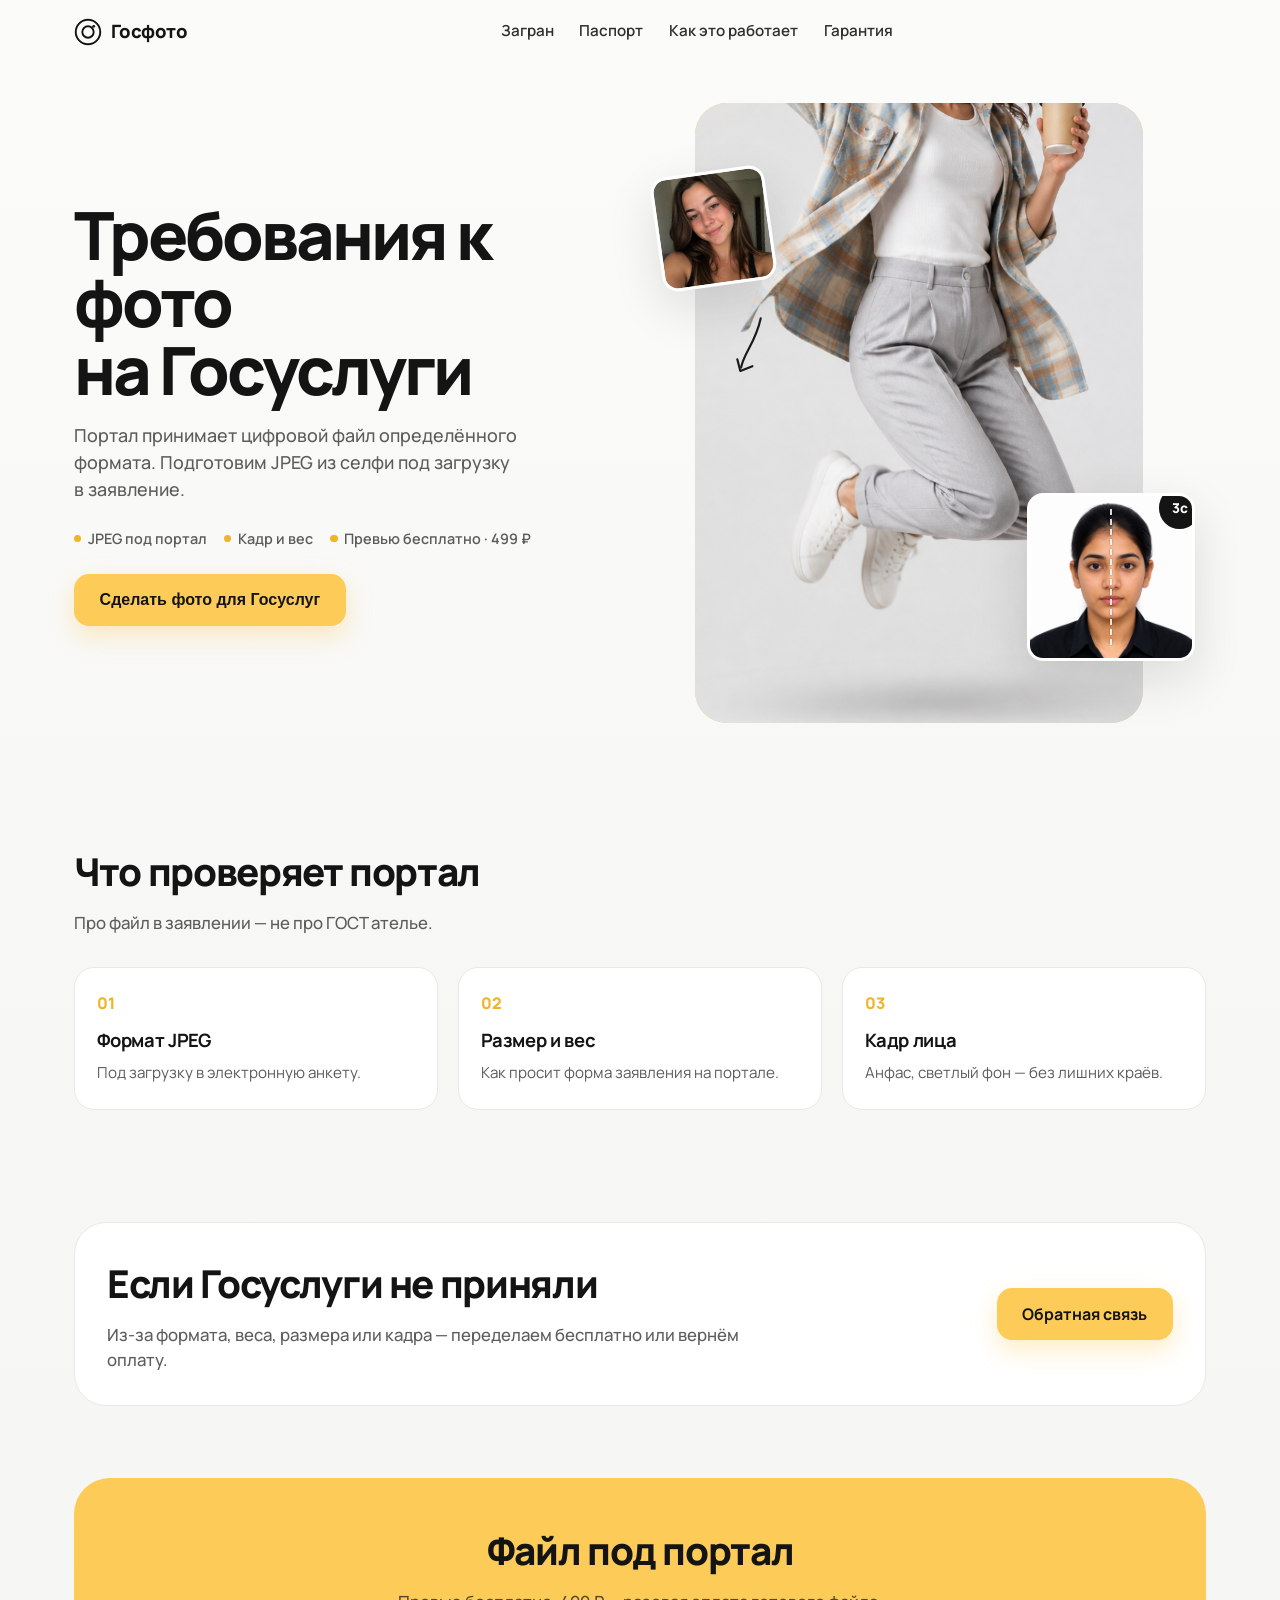
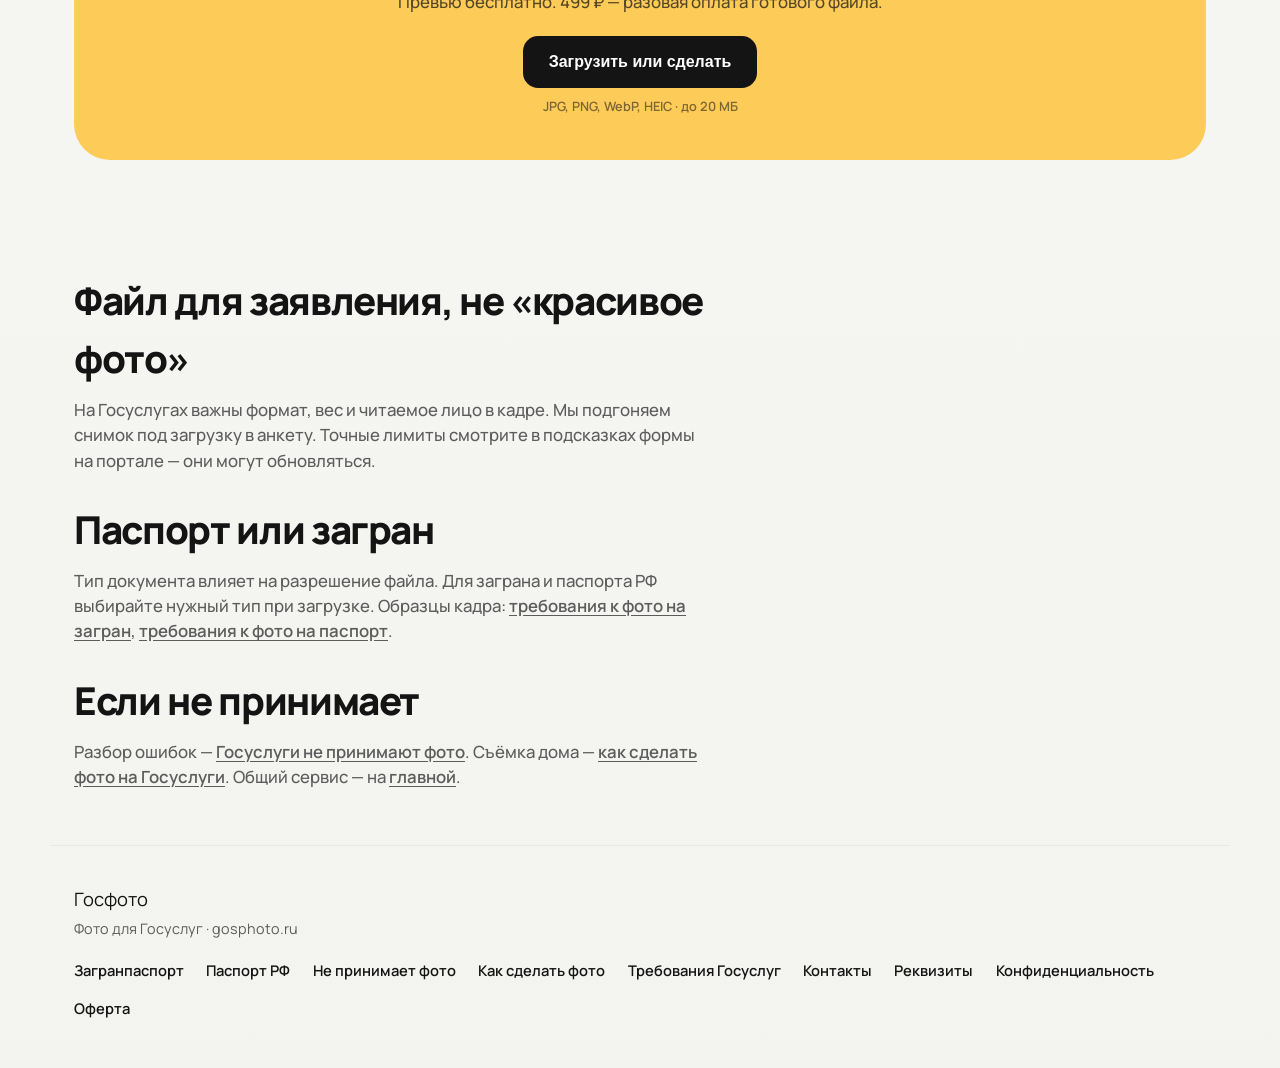
<file: trebovaniya-k-foto-na-gosuslugi.html>
<!DOCTYPE html>
<html lang="ru">
  <head>
    <meta charset="UTF-8" />
    <meta name="viewport" content="width=device-width, initial-scale=1" />
    <title>Требования к фото на Госуслуги — файл для портала | Госфото</title>
    <meta name="description" content="Требования к фото на Госуслуги: JPEG, вес и кадр. Превью бесплатно, готовый файл 499 ₽. Не приняли — переделаем." />
    <meta name="theme-color" content="#fdcb58" />
    <meta name="robots" content="index, follow" />
    <link rel="canonical" href="https://gosphoto.ru/trebovaniya-k-foto-na-gosuslugi" />
    <link rel="icon" href="/favicon.ico" sizes="any" />
    <link rel="icon" href="/assets/favicon.svg" type="image/svg+xml" />
    <link rel="icon" href="/assets/favicon-32.png" type="image/png" sizes="32x32" />
    <link rel="apple-touch-icon" href="/assets/apple-touch-icon.png" />
    <link rel="preconnect" href="https://fonts.googleapis.com" />
    <link rel="preconnect" href="https://fonts.gstatic.com" crossorigin />
    <link
      href="https://fonts.googleapis.com/css2?family=Manrope:wght@400;500;600;700;800&display=swap"
      rel="stylesheet"
    />
    <link rel="stylesheet" href="/css/styles.css?v=20261110-review-hide-slots" />
    <script type="text/javascript">
      (function (m, e, t, r, i, k, a) {
        m[i] =
          m[i] ||
          function () {
            (m[i].a = m[i].a || []).push(arguments);
          };
        m[i].l = 1 * new Date();
        for (var j = 0; j < document.scripts.length; j++) {
          if (document.scripts[j].src === r) {
            return;
          }
        }
        (k = e.createElement(t)),
          (a = e.getElementsByTagName(t)[0]),
          (k.async = 1),
          (k.src = r),
          a.parentNode.insertBefore(k, a);
      })(window, document, "script", "https://mc.yandex.ru/metrika/tag.js?id=111303098", "ym");

      ym(111303098, "init", {
        ssr: true,
        webvisor: true,
        clickmap: true,
        ecommerce: "dataLayer",
        referrer: document.referrer,
        url: location.href,
        accurateTrackBounce: true,
        trackLinks: true,
      });
    </script>
    <noscript
      ><div>
        <img
          src="https://mc.yandex.ru/watch/111303098"
          style="position: absolute; left: -9999px"
          alt=""
        /></div
    ></noscript>
  </head>
  <body>
    <header class="site-header">
      <a class="logo" href="/" aria-label="Госфото">
        <span class="logo-mark" aria-hidden="true">
          <svg viewBox="0 0 32 32" width="28" height="28" fill="none">
            <circle cx="16" cy="16" r="14" stroke="currentColor" stroke-width="2.2" />
            <circle cx="16" cy="16" r="6.5" stroke="currentColor" stroke-width="2.2" />
            <circle cx="22.5" cy="9.5" r="1.6" fill="currentColor" />
          </svg>
        </span>
        <span class="logo-text">Госфото</span>
      </a>
      <nav class="nav" aria-label="Основное меню">
        <a href="/foto-na-zagranpasport" data-metrika-goal="click_nav" data-metrika-param="reqgos_nav_zagran">Загран</a>
        <a href="/foto-na-pasport" data-metrika-goal="click_nav" data-metrika-param="reqgos_nav_pasport">Паспорт</a>
        <a href="#how" data-metrika-goal="click_nav" data-metrika-param="reqgos_how">Как это работает</a>
        <a href="#guarantee" data-metrika-goal="click_nav" data-metrika-param="reqgos_guarantee">Гарантия</a>
      </nav>
      <button class="nav-toggle" type="button" aria-label="Меню" aria-expanded="false" data-metrika-goal="click_nav_toggle">
        <span></span><span></span>
      </button>
    </header>
    <main>
      <section class="hero">
        <div class="hero-copy">
          <h1>Требования к фото<br />на Госуслуги</h1>
          <p class="hero-lead">Портал принимает цифровой файл определённого формата. Подготовим JPEG из селфи под загрузку в заявление.</p>
          <ul class="hero-trust">
            <li>JPEG под портал</li>
            <li>Кадр и вес</li>
            <li>Превью бесплатно · 499&nbsp;₽</li>
          </ul>
          <p class="hero-cta">
            <button
              class="btn btn-primary"
              type="button"
              id="upload-btn"
              data-metrika-goal="photo_upload"
              data-metrika-param="reqgos_hero"
            >Сделать фото для Госуслуг</button>
          </p>
        </div>
        <div class="hero-visual" aria-hidden="true">
          <div class="hero-panel">
            <img class="hero-person" src="/assets/hero-jump.png" alt="" width="720" height="960" />
          </div>
          <div class="process-card process-before">
            <img src="/assets/selfie-before.png" alt="" width="160" height="160" />
          </div>
          <svg class="process-arrow" viewBox="0 0 40 80" width="36" height="72" fill="none">
            <path d="M20 4c0 28-10 40-10 58" stroke="#1a1a1a" stroke-width="2.4" stroke-linecap="round" />
            <path d="M4 54l6 12 12-8" stroke="#1a1a1a" stroke-width="2.4" stroke-linecap="round" stroke-linejoin="round" />
          </svg>
          <div class="process-card process-after">
            <img src="/assets/passport-result.png" alt="" width="220" height="220" />
            <span class="badge-time">3с</span>
            <span class="guide-line"></span>
          </div>
        </div>
      </section>

      <section class="section" id="how">
        <div class="section-head">
          <h2>Что проверяет портал</h2>
          <p>Про файл в заявлении — не про ГОСТ ателье.</p>
        </div>
        <div class="steps">
          <article class="step">
            <span class="step-num">01</span>
            <h3>Формат JPEG</h3>
            <p>Под загрузку в электронную анкету.</p>
          </article>
          <article class="step">
            <span class="step-num">02</span>
            <h3>Размер и вес</h3>
            <p>Как просит форма заявления на портале.</p>
          </article>
          <article class="step">
            <span class="step-num">03</span>
            <h3>Кадр лица</h3>
            <p>Анфас, светлый фон — без лишних краёв.</p>
          </article>
        </div>
      </section>

      <section class="section" id="guarantee">
        <div class="guarantee">
          <div>
            <h2>Если Госуслуги не приняли</h2>
            <p>
              Из‑за формата, веса, размера или кадра — переделаем бесплатно или вернём оплату.
            </p>
          </div>
          <a
            class="btn btn-primary"
            href="/contacts"
            data-metrika-goal="click_contact_email"
            data-metrika-param="reqgos_guarantee"
            >Обратная связь</a
          >
        </div>
      </section>

      <section class="section section-cta" id="start">
        <div class="cta-box">
          <h2>Файл под портал</h2>
          <p>Превью бесплатно. 499&nbsp;₽ — разовая оплата готового файла.</p>
          <div class="upload">
            <button
              class="btn btn-dark"
              type="button"
              data-upload-open
              data-metrika-goal="photo_upload"
              data-metrika-param="reqgos_bottom"
            >Загрузить или сделать</button>
            <small>JPG, PNG, WebP, HEIC · до 20 МБ</small>
          </div>
        </div>
      </section>

      <section class="section" id="seo-text">
        <div class="about seo-text">
          <h2>Файл для заявления, не «красивое фото»</h2>
          <p>
            На Госуслугах важны формат, вес и читаемое лицо в кадре. Мы
            подгоняем снимок под загрузку в анкету. Точные лимиты смотрите в
            подсказках формы на портале — они могут обновляться.
          </p>
          <h2>Паспорт или загран</h2>
          <p>
            Тип документа влияет на разрешение файла. Для заграна и паспорта РФ
            выбирайте нужный тип при загрузке. Образцы кадра:
            <a href="/trebovaniya-k-foto-na-zagranpasport">требования к фото на загран</a>,
            <a href="/trebovaniya-k-foto-na-pasport">требования к фото на паспорт</a>.
          </p>
          <h2>Если не принимает</h2>
          <p>
            Разбор ошибок —
            <a href="/ne-prinimaet-foto-na-gosuslugah">Госуслуги не принимают фото</a>.
            Съёмка дома —
            <a href="/kak-sdelat-foto-na-gosuslugi">как сделать фото на Госуслуги</a>.
            Общий сервис — на <a href="/">главной</a>.
          </p>
        </div>
      </section>
    </main>

    <footer class="site-footer">
      <div class="footer-brand">
        <span class="logo-text">Госфото</span>
        <p>Фото для Госуслуг · gosphoto.ru</p>
      </div>
      <div class="footer-links">
        <a href="/foto-na-zagranpasport">Загранпаспорт</a>
        <a href="/foto-na-pasport">Паспорт РФ</a>
        <a href="/ne-prinimaet-foto-na-gosuslugah">Не принимает фото</a>
        <a href="/kak-sdelat-foto-na-gosuslugi">Как сделать фото</a>
        <a href="/trebovaniya-k-foto-na-gosuslugi">Требования Госуслуг</a>
        <a href="/contacts">Контакты</a>
        <a href="/rekvizity">Реквизиты</a>
        <a href="/privacy">Конфиденциальность</a>
        <a href="/offer">Оферта</a>
      </div>
    </footer>

    <dialog class="chooser-dialog" id="chooser-dialog" aria-labelledby="chooser-dialog-title">
      <div class="chooser-dialog-inner">
        <div class="chooser-head">
          <h2 id="chooser-dialog-title">Добавьте фото</h2>
          <button class="chooser-close" type="button" id="chooser-close" aria-label="Закрыть" data-metrika-goal="click_chooser_close">
            ×
          </button>
        </div>
        <p class="chooser-lead">Выберите снимок из галереи или сделайте новое селфи.</p>
        <div class="chooser-consent">
          <label>
            <input type="checkbox" id="chooser-consent" />
            <span
              >Согласен на обработку загружаемого фото,
              <a href="/privacy" target="_blank" rel="noopener">политикой конфиденциальности</a>
              и <a href="/offer" target="_blank" rel="noopener">офертой</a>.</span
            >
          </label>
        </div>
        <div class="chooser-slots">
          <button class="photo-slot" type="button" id="slot-choose" aria-label="Загрузить фото" data-metrika-goal="photo_choose_open">
            <span class="photo-slot-preview" id="preview-choose" hidden></span>
            <span class="photo-slot-placeholder">
              <span class="photo-slot-icon" aria-hidden="true">
                <svg viewBox="0 0 48 48" width="40" height="40" fill="none">
                  <rect
                    x="8"
                    y="12"
                    width="32"
                    height="24"
                    rx="4"
                    stroke="currentColor"
                    stroke-width="2.2"
                  />
                  <path
                    d="M16 28l6-7 5 5 3-3 6 7"
                    stroke="currentColor"
                    stroke-width="2.2"
                    stroke-linecap="round"
                    stroke-linejoin="round"
                  />
                  <circle cx="18" cy="18" r="2.2" fill="currentColor" />
                </svg>
              </span>
              <strong>Загрузить фото</strong>
              <small>JPG, PNG, WebP, HEIC · до 20 МБ</small>
            </span>
          </button>
          <button class="photo-slot" type="button" id="slot-camera" aria-label="Сделать новое" data-metrika-goal="photo_camera">
            <span class="photo-slot-preview" id="preview-camera" hidden></span>
            <span class="photo-slot-placeholder">
              <span class="photo-slot-icon" aria-hidden="true">
                <svg viewBox="0 0 48 48" width="40" height="40" fill="none">
                  <rect
                    x="6"
                    y="14"
                    width="36"
                    height="24"
                    rx="5"
                    stroke="currentColor"
                    stroke-width="2.2"
                  />
                  <path
                    d="M18 14l2.5-4h7L30 14"
                    stroke="currentColor"
                    stroke-width="2.2"
                    stroke-linecap="round"
                    stroke-linejoin="round"
                  />
                  <circle cx="24" cy="26" r="7" stroke="currentColor" stroke-width="2.2" />
                </svg>
              </span>
              <strong>Сделать новое</strong>
              <small>Фронтальная камера</small>
            </span>
          </button>
        </div>
        <div class="chooser-review" id="chooser-review" hidden>
          <img class="chooser-review-image" id="chooser-review-image" alt="Выбранное фото" />
          <p class="chooser-review-hint">Если снимок удачный — нажмите «Обработать». Можно выбрать другое.</p>
          <div class="chooser-review-actions">
            <button class="btn btn-dark" type="button" id="chooser-review-change">Выбрать другое</button>
            <button class="btn btn-primary" type="button" id="chooser-process" data-metrika-goal="photo_process_confirm">Обработать</button>
          </div>
        </div>
        <p class="chooser-error" id="chooser-error" hidden></p>
        <input
          type="file"
          id="input-choose"
          accept="image/jpeg,image/png,image/webp,image/heic,image/heif,.jpg,.jpeg,.png,.webp,.heic,.heif"
          hidden
        />
      </div>
    </dialog>

    <dialog class="chooser-dialog" id="doc-type-dialog" aria-labelledby="doc-type-dialog-title">
      <div class="chooser-dialog-inner">
        <div class="chooser-head">
          <h2 id="doc-type-dialog-title">Какой документ?</h2>
          <button
            class="chooser-close"
            type="button"
            id="doc-type-close"
            aria-label="Закрыть"
            data-metrika-goal="click_doc_type_close"
          >
            ×
          </button>
        </div>
        <p class="chooser-lead">
          От этого зависит разрешение файла: паспорт РФ — 600 dpi, загран — 300 dpi.
        </p>
        <div class="doc-type-actions">
          <button
            class="btn btn-primary"
            type="button"
            id="doc-type-passport"
            data-doc-type="passport_rf"
            data-metrika-goal="doc_type_select"
            data-metrika-param="passport_rf"
          >
            Паспорт РФ
          </button>
          <button
            class="btn btn-dark"
            type="button"
            id="doc-type-zagran"
            data-doc-type="zagran"
            data-metrika-goal="doc_type_select"
            data-metrika-param="zagran"
          >
            Загранпаспорт
          </button>
        </div>
      </div>
    </dialog>

    <dialog class="camera-dialog" id="camera-dialog" aria-labelledby="camera-dialog-title">
      <div class="camera-dialog-inner">
        <div class="chooser-head">
          <h2 id="camera-dialog-title">Сделать селфи</h2>
          <button class="chooser-close" type="button" id="camera-close" aria-label="Закрыть" data-metrika-goal="click_camera_close">
            ×
          </button>
        </div>
        <div class="camera-stage">
          <video id="camera-video" autoplay playsinline muted></video>
          <canvas id="camera-canvas" hidden></canvas>
        </div>
        <p class="chooser-error" id="camera-error" hidden></p>
        <div class="camera-actions">
          <button class="btn btn-dark" type="button" id="camera-back" data-metrika-goal="click_camera_back">Назад</button>
          <button class="btn btn-primary" type="button" id="camera-shutter" data-metrika-goal="photo_shutter">Сфотографировать</button>
        </div>
      </div>
    </dialog>

    <dialog class="notice-dialog" id="result-dialog" aria-labelledby="result-dialog-title">
      <div class="notice-dialog-inner result-dialog-inner">
        <h2 id="result-dialog-title">Готовим фото</h2>
        <div class="result-stage" id="result-stage" hidden>
          <img id="result-image" class="result-image" alt="Загруженное фото" />
          <div class="result-progress" id="result-progress" hidden>
            <div class="result-progress-track" aria-hidden="true">
              <div class="result-progress-bar" id="result-progress-bar"></div>
            </div>
            <p class="result-progress-step" id="result-progress-step" aria-live="polite">
              Проверяем фото…
            </p>
            <ol class="result-progress-list" id="result-progress-list" aria-hidden="true">
              <li data-step="0">Проверка</li>
              <li data-step="1">Фон</li>
              <li data-step="2">Кадр</li>
              <li data-step="3">Файл</li>
            </ol>
          </div>
        </div>
        <p id="result-status" class="result-status">Обрабатываем снимок…</p>
        <p class="chooser-error" id="result-error" hidden></p>
        <div class="result-actions">
          <button class="btn btn-ghost" type="button" id="result-close" data-metrika-goal="click_result_close">
            Закрыть
          </button>
        </div>
      </div>
    </dialog>

    <dialog class="notice-dialog" id="update-dialog" aria-labelledby="update-dialog-title" hidden>
      <form method="dialog" class="notice-dialog-inner">
        <h2 id="update-dialog-title">Сейчас идёт обновление</h2>
        <p>
          Извините, загрузка фото пока недоступна. Мы обновляем сервис и скоро
          вернём эту возможность.
        </p>
        <button class="btn btn-primary" value="ok" id="update-ok" data-metrika-goal="click_update_ok">Понятно</button>
      </form>
    </dialog>

    <dialog class="notice-dialog" id="too-close-dialog" aria-labelledby="too-close-dialog-title">
      <form method="dialog" class="notice-dialog-inner">
        <h2 id="too-close-dialog-title">Не приближайте вплотную</h2>
        <p>
          Так Госуслуги реже отклоняют фото, и меньше искажений от близкого
          фокуса. Держите камеру на расстоянии вытянутой руки, используйте
          селфи-палку или попросите другого человека сделать снимок. Лишнее по
          краям обрежется автоматически.
        </p>
        <button class="btn btn-primary" value="ok" id="too-close-ok" data-metrika-goal="click_too_close_ok">Понятно</button>
      </form>
    </dialog>


    <script src="/js/resume.js?v=20260912-pay-cookie"></script>
    <script src="/js/upload-flow.js?v=20261110-review-hide-slots"></script>
  </body>
</html>
</file>
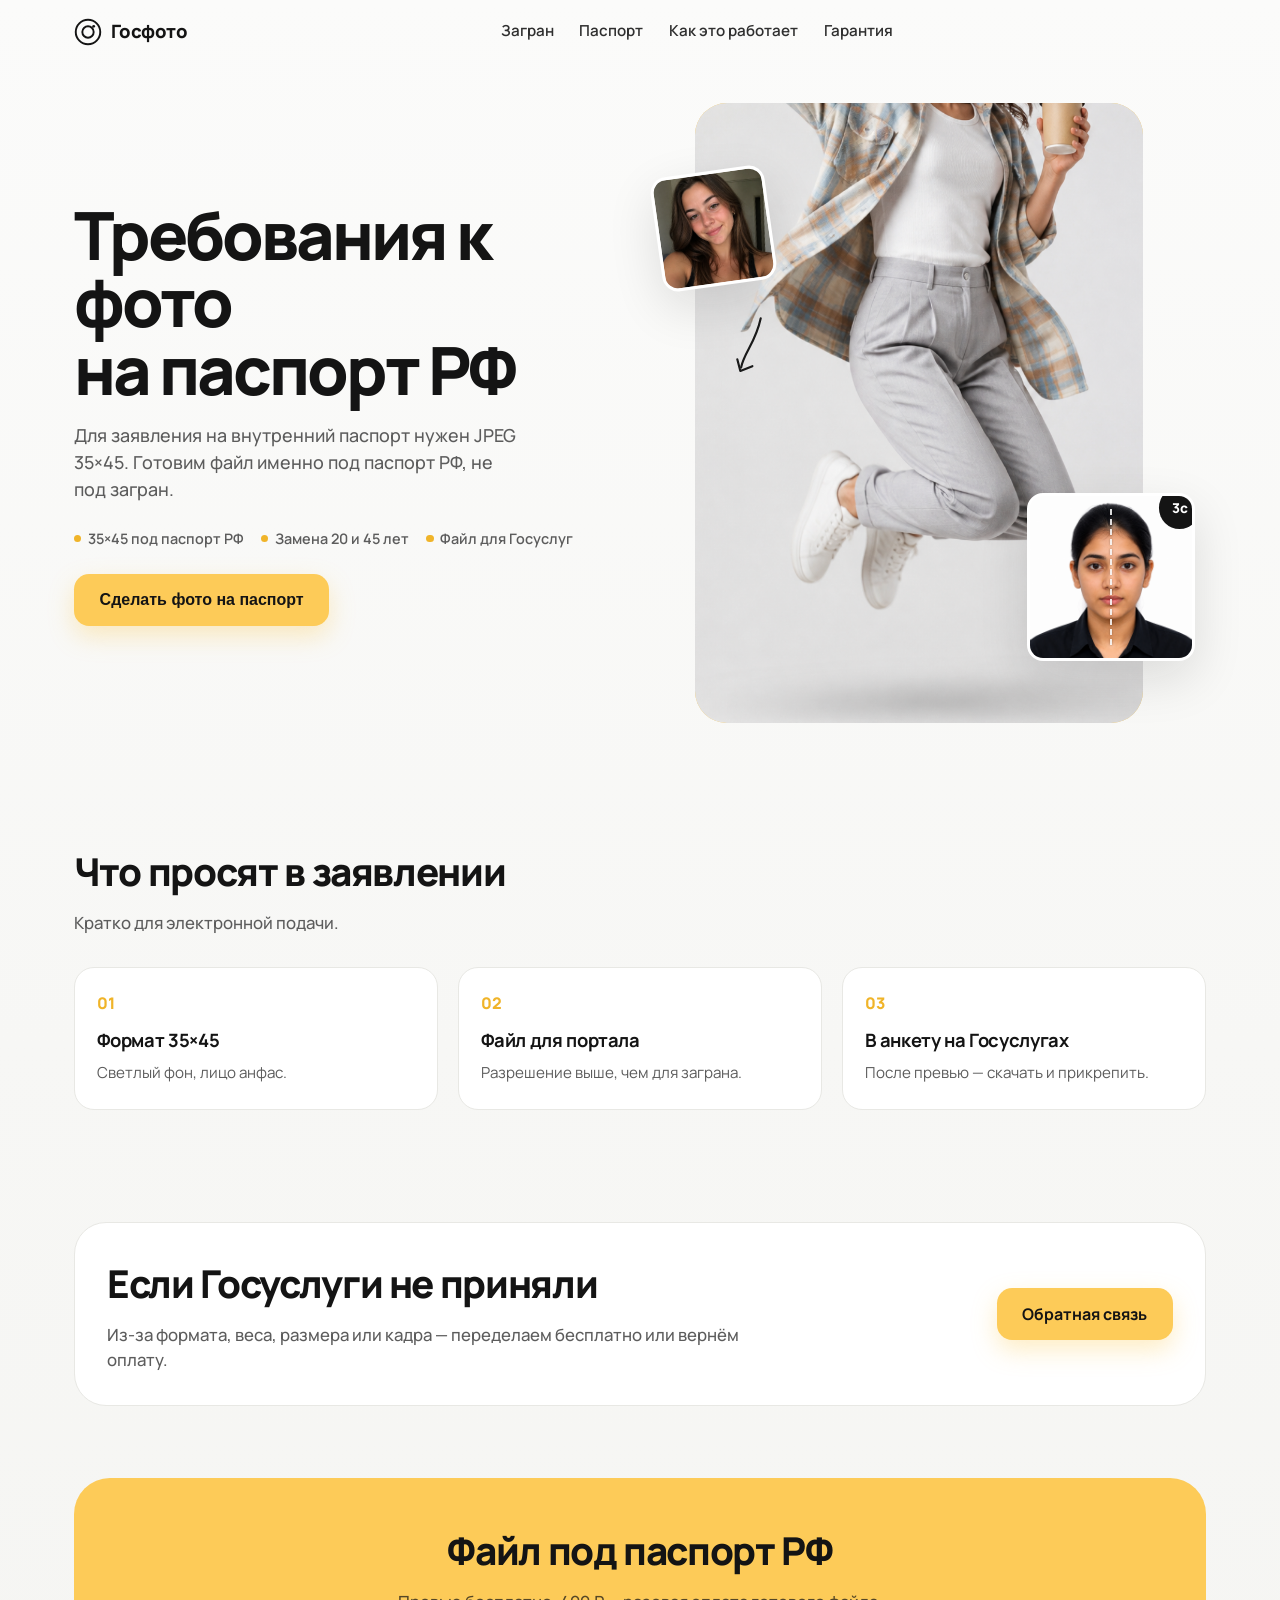
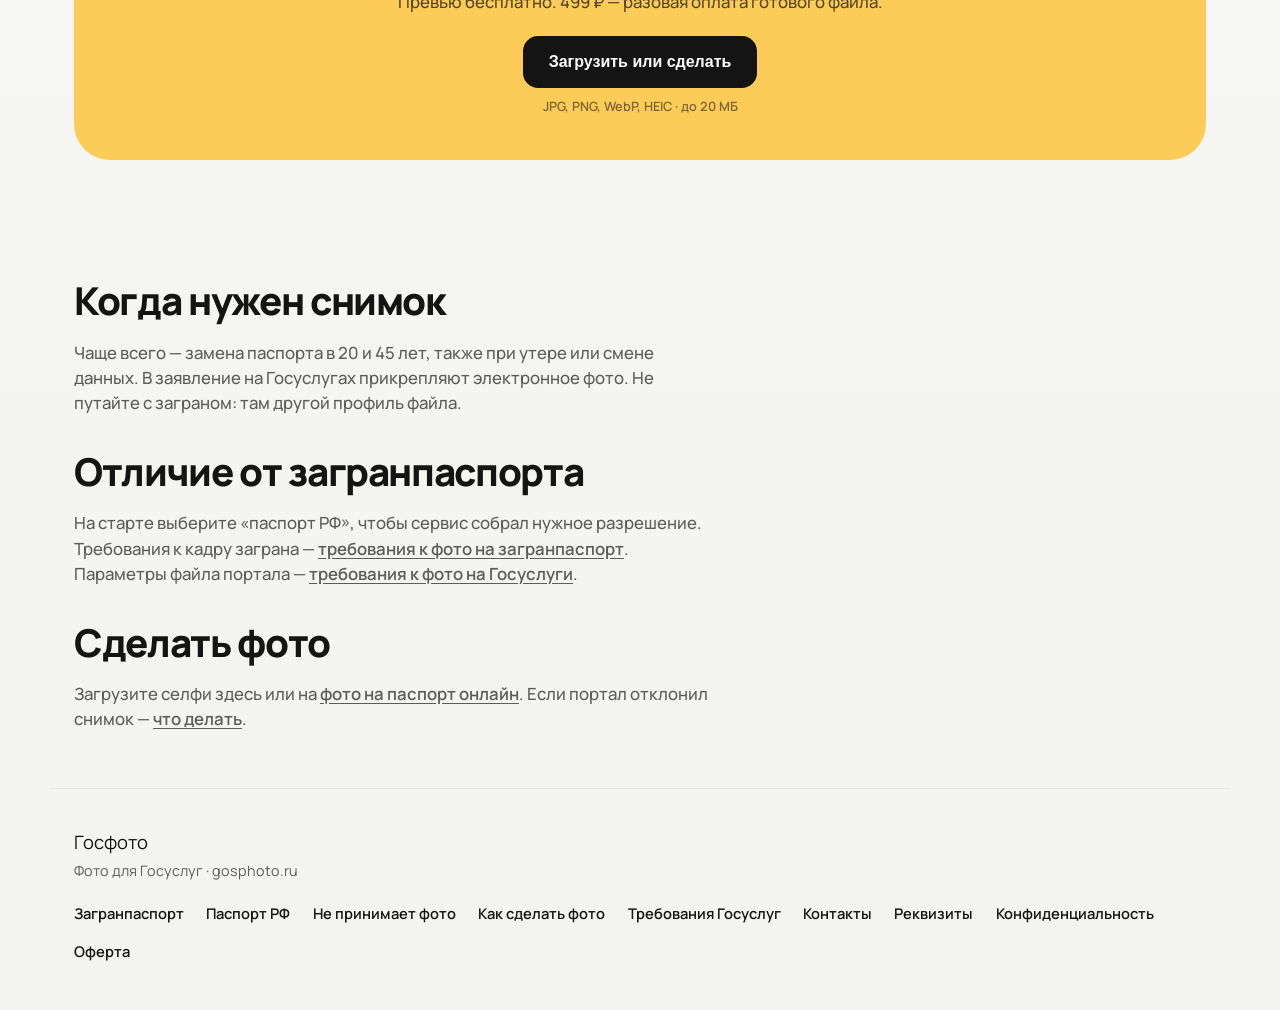
<file: trebovaniya-k-foto-na-pasport.html>
<!DOCTYPE html>
<html lang="ru">
  <head>
    <meta charset="UTF-8" />
    <meta name="viewport" content="width=device-width, initial-scale=1" />
    <title>Требования к фото на паспорт РФ | Госфото</title>
    <meta name="description" content="Требования к фото на паспорт РФ для Госуслуг: 35×45, светлый фон. Превью бесплатно, готовый файл 499 ₽." />
    <meta name="theme-color" content="#fdcb58" />
    <meta name="robots" content="index, follow" />
    <link rel="canonical" href="https://gosphoto.ru/trebovaniya-k-foto-na-pasport" />
    <link rel="icon" href="/favicon.ico" sizes="any" />
    <link rel="icon" href="/assets/favicon.svg" type="image/svg+xml" />
    <link rel="icon" href="/assets/favicon-32.png" type="image/png" sizes="32x32" />
    <link rel="apple-touch-icon" href="/assets/apple-touch-icon.png" />
    <link rel="preconnect" href="https://fonts.googleapis.com" />
    <link rel="preconnect" href="https://fonts.gstatic.com" crossorigin />
    <link
      href="https://fonts.googleapis.com/css2?family=Manrope:wght@400;500;600;700;800&display=swap"
      rel="stylesheet"
    />
    <link rel="stylesheet" href="/css/styles.css?v=20261110-review-hide-slots" />
    <script type="text/javascript">
      (function (m, e, t, r, i, k, a) {
        m[i] =
          m[i] ||
          function () {
            (m[i].a = m[i].a || []).push(arguments);
          };
        m[i].l = 1 * new Date();
        for (var j = 0; j < document.scripts.length; j++) {
          if (document.scripts[j].src === r) {
            return;
          }
        }
        (k = e.createElement(t)),
          (a = e.getElementsByTagName(t)[0]),
          (k.async = 1),
          (k.src = r),
          a.parentNode.insertBefore(k, a);
      })(window, document, "script", "https://mc.yandex.ru/metrika/tag.js?id=111303098", "ym");

      ym(111303098, "init", {
        ssr: true,
        webvisor: true,
        clickmap: true,
        ecommerce: "dataLayer",
        referrer: document.referrer,
        url: location.href,
        accurateTrackBounce: true,
        trackLinks: true,
      });
    </script>
    <noscript
      ><div>
        <img
          src="https://mc.yandex.ru/watch/111303098"
          style="position: absolute; left: -9999px"
          alt=""
        /></div
    ></noscript>
  </head>
  <body data-doc-type="passport_rf">
    <header class="site-header">
      <a class="logo" href="/" aria-label="Госфото">
        <span class="logo-mark" aria-hidden="true">
          <svg viewBox="0 0 32 32" width="28" height="28" fill="none">
            <circle cx="16" cy="16" r="14" stroke="currentColor" stroke-width="2.2" />
            <circle cx="16" cy="16" r="6.5" stroke="currentColor" stroke-width="2.2" />
            <circle cx="22.5" cy="9.5" r="1.6" fill="currentColor" />
          </svg>
        </span>
        <span class="logo-text">Госфото</span>
      </a>
      <nav class="nav" aria-label="Основное меню">
        <a href="/foto-na-zagranpasport" data-metrika-goal="click_nav" data-metrika-param="reqpas_nav_zagran">Загран</a>
        <a href="/foto-na-pasport" data-metrika-goal="click_nav" data-metrika-param="reqpas_nav_pasport">Паспорт</a>
        <a href="#how" data-metrika-goal="click_nav" data-metrika-param="reqpas_how">Как это работает</a>
        <a href="#guarantee" data-metrika-goal="click_nav" data-metrika-param="reqpas_guarantee">Гарантия</a>
      </nav>
      <button class="nav-toggle" type="button" aria-label="Меню" aria-expanded="false" data-metrika-goal="click_nav_toggle">
        <span></span><span></span>
      </button>
    </header>
    <main>
      <section class="hero">
        <div class="hero-copy">
          <h1>Требования к фото<br />на паспорт РФ</h1>
          <p class="hero-lead">Для заявления на внутренний паспорт нужен JPEG 35×45. Готовим файл именно под паспорт РФ, не под загран.</p>
          <ul class="hero-trust">
            <li>35×45 под паспорт РФ</li>
            <li>Замена 20 и 45 лет</li>
            <li>Файл для Госуслуг</li>
          </ul>
          <p class="hero-cta">
            <button
              class="btn btn-primary"
              type="button"
              id="upload-btn"
              data-metrika-goal="photo_upload"
              data-metrika-param="reqpas_hero"
            >Сделать фото на паспорт</button>
          </p>
        </div>
        <div class="hero-visual" aria-hidden="true">
          <div class="hero-panel">
            <img class="hero-person" src="/assets/hero-jump.png" alt="" width="720" height="960" />
          </div>
          <div class="process-card process-before">
            <img src="/assets/selfie-before.png" alt="" width="160" height="160" />
          </div>
          <svg class="process-arrow" viewBox="0 0 40 80" width="36" height="72" fill="none">
            <path d="M20 4c0 28-10 40-10 58" stroke="#1a1a1a" stroke-width="2.4" stroke-linecap="round" />
            <path d="M4 54l6 12 12-8" stroke="#1a1a1a" stroke-width="2.4" stroke-linecap="round" stroke-linejoin="round" />
          </svg>
          <div class="process-card process-after">
            <img src="/assets/passport-result.png" alt="" width="220" height="220" />
            <span class="badge-time">3с</span>
            <span class="guide-line"></span>
          </div>
        </div>
      </section>

      <section class="section" id="how">
        <div class="section-head">
          <h2>Что просят в заявлении</h2>
          <p>Кратко для электронной подачи.</p>
        </div>
        <div class="steps">
          <article class="step">
            <span class="step-num">01</span>
            <h3>Формат 35×45</h3>
            <p>Светлый фон, лицо анфас.</p>
          </article>
          <article class="step">
            <span class="step-num">02</span>
            <h3>Файл для портала</h3>
            <p>Разрешение выше, чем для заграна.</p>
          </article>
          <article class="step">
            <span class="step-num">03</span>
            <h3>В анкету на Госуслугах</h3>
            <p>После превью — скачать и прикрепить.</p>
          </article>
        </div>
      </section>

      <section class="section" id="guarantee">
        <div class="guarantee">
          <div>
            <h2>Если Госуслуги не приняли</h2>
            <p>
              Из‑за формата, веса, размера или кадра — переделаем бесплатно или вернём оплату.
            </p>
          </div>
          <a
            class="btn btn-primary"
            href="/contacts"
            data-metrika-goal="click_contact_email"
            data-metrika-param="reqpas_guarantee"
            >Обратная связь</a
          >
        </div>
      </section>

      <section class="section section-cta" id="start">
        <div class="cta-box">
          <h2>Файл под паспорт РФ</h2>
          <p>Превью бесплатно. 499&nbsp;₽ — разовая оплата готового файла.</p>
          <div class="upload">
            <button
              class="btn btn-dark"
              type="button"
              data-upload-open
              data-metrika-goal="photo_upload"
              data-metrika-param="reqpas_bottom"
            >Загрузить или сделать</button>
            <small>JPG, PNG, WebP, HEIC · до 20 МБ</small>
          </div>
        </div>
      </section>

      <section class="section" id="seo-text">
        <div class="about seo-text">
          <h2>Когда нужен снимок</h2>
          <p>
            Чаще всего — замена паспорта в 20 и 45&nbsp;лет, также при утере или
            смене данных. В заявление на Госуслугах прикрепляют электронное фото.
            Не путайте с заграном: там другой профиль файла.
          </p>
          <h2>Отличие от загранпаспорта</h2>
          <p>
            На старте выберите «паспорт РФ», чтобы сервис собрал нужное
            разрешение. Требования к кадру заграна —
            <a href="/trebovaniya-k-foto-na-zagranpasport">требования к фото на загранпаспорт</a>.
            Параметры файла портала —
            <a href="/trebovaniya-k-foto-na-gosuslugi">требования к фото на Госуслуги</a>.
          </p>
          <h2>Сделать фото</h2>
          <p>
            Загрузите селфи здесь или на
            <a href="/foto-na-pasport">фото на паспорт онлайн</a>. Если портал
            отклонил снимок —
            <a href="/ne-prinimaet-foto-na-gosuslugah">что делать</a>.
          </p>
        </div>
      </section>
    </main>

    <footer class="site-footer">
      <div class="footer-brand">
        <span class="logo-text">Госфото</span>
        <p>Фото для Госуслуг · gosphoto.ru</p>
      </div>
      <div class="footer-links">
        <a href="/foto-na-zagranpasport">Загранпаспорт</a>
        <a href="/foto-na-pasport">Паспорт РФ</a>
        <a href="/ne-prinimaet-foto-na-gosuslugah">Не принимает фото</a>
        <a href="/kak-sdelat-foto-na-gosuslugi">Как сделать фото</a>
        <a href="/trebovaniya-k-foto-na-gosuslugi">Требования Госуслуг</a>
        <a href="/contacts">Контакты</a>
        <a href="/rekvizity">Реквизиты</a>
        <a href="/privacy">Конфиденциальность</a>
        <a href="/offer">Оферта</a>
      </div>
    </footer>

    <dialog class="chooser-dialog" id="chooser-dialog" aria-labelledby="chooser-dialog-title">
      <div class="chooser-dialog-inner">
        <div class="chooser-head">
          <h2 id="chooser-dialog-title">Добавьте фото</h2>
          <button class="chooser-close" type="button" id="chooser-close" aria-label="Закрыть" data-metrika-goal="click_chooser_close">
            ×
          </button>
        </div>
        <p class="chooser-lead">Выберите снимок из галереи или сделайте новое селфи.</p>
        <div class="chooser-consent">
          <label>
            <input type="checkbox" id="chooser-consent" />
            <span
              >Согласен на обработку загружаемого фото,
              <a href="/privacy" target="_blank" rel="noopener">политикой конфиденциальности</a>
              и <a href="/offer" target="_blank" rel="noopener">офертой</a>.</span
            >
          </label>
        </div>
        <div class="chooser-slots">
          <button class="photo-slot" type="button" id="slot-choose" aria-label="Загрузить фото" data-metrika-goal="photo_choose_open">
            <span class="photo-slot-preview" id="preview-choose" hidden></span>
            <span class="photo-slot-placeholder">
              <span class="photo-slot-icon" aria-hidden="true">
                <svg viewBox="0 0 48 48" width="40" height="40" fill="none">
                  <rect
                    x="8"
                    y="12"
                    width="32"
                    height="24"
                    rx="4"
                    stroke="currentColor"
                    stroke-width="2.2"
                  />
                  <path
                    d="M16 28l6-7 5 5 3-3 6 7"
                    stroke="currentColor"
                    stroke-width="2.2"
                    stroke-linecap="round"
                    stroke-linejoin="round"
                  />
                  <circle cx="18" cy="18" r="2.2" fill="currentColor" />
                </svg>
              </span>
              <strong>Загрузить фото</strong>
              <small>JPG, PNG, WebP, HEIC · до 20 МБ</small>
            </span>
          </button>
          <button class="photo-slot" type="button" id="slot-camera" aria-label="Сделать новое" data-metrika-goal="photo_camera">
            <span class="photo-slot-preview" id="preview-camera" hidden></span>
            <span class="photo-slot-placeholder">
              <span class="photo-slot-icon" aria-hidden="true">
                <svg viewBox="0 0 48 48" width="40" height="40" fill="none">
                  <rect
                    x="6"
                    y="14"
                    width="36"
                    height="24"
                    rx="5"
                    stroke="currentColor"
                    stroke-width="2.2"
                  />
                  <path
                    d="M18 14l2.5-4h7L30 14"
                    stroke="currentColor"
                    stroke-width="2.2"
                    stroke-linecap="round"
                    stroke-linejoin="round"
                  />
                  <circle cx="24" cy="26" r="7" stroke="currentColor" stroke-width="2.2" />
                </svg>
              </span>
              <strong>Сделать новое</strong>
              <small>Фронтальная камера</small>
            </span>
          </button>
        </div>
        <div class="chooser-review" id="chooser-review" hidden>
          <img class="chooser-review-image" id="chooser-review-image" alt="Выбранное фото" />
          <p class="chooser-review-hint">Если снимок удачный — нажмите «Обработать». Можно выбрать другое.</p>
          <div class="chooser-review-actions">
            <button class="btn btn-dark" type="button" id="chooser-review-change">Выбрать другое</button>
            <button class="btn btn-primary" type="button" id="chooser-process" data-metrika-goal="photo_process_confirm">Обработать</button>
          </div>
        </div>
        <p class="chooser-error" id="chooser-error" hidden></p>
        <input
          type="file"
          id="input-choose"
          accept="image/jpeg,image/png,image/webp,image/heic,image/heif,.jpg,.jpeg,.png,.webp,.heic,.heif"
          hidden
        />
      </div>
    </dialog>

    <dialog class="chooser-dialog" id="doc-type-dialog" aria-labelledby="doc-type-dialog-title">
      <div class="chooser-dialog-inner">
        <div class="chooser-head">
          <h2 id="doc-type-dialog-title">Какой документ?</h2>
          <button
            class="chooser-close"
            type="button"
            id="doc-type-close"
            aria-label="Закрыть"
            data-metrika-goal="click_doc_type_close"
          >
            ×
          </button>
        </div>
        <p class="chooser-lead">
          От этого зависит разрешение файла: паспорт РФ — 600 dpi, загран — 300 dpi.
        </p>
        <div class="doc-type-actions">
          <button
            class="btn btn-primary"
            type="button"
            id="doc-type-passport"
            data-doc-type="passport_rf"
            data-metrika-goal="doc_type_select"
            data-metrika-param="passport_rf"
          >
            Паспорт РФ
          </button>
          <button
            class="btn btn-dark"
            type="button"
            id="doc-type-zagran"
            data-doc-type="zagran"
            data-metrika-goal="doc_type_select"
            data-metrika-param="zagran"
          >
            Загранпаспорт
          </button>
        </div>
      </div>
    </dialog>

    <dialog class="camera-dialog" id="camera-dialog" aria-labelledby="camera-dialog-title">
      <div class="camera-dialog-inner">
        <div class="chooser-head">
          <h2 id="camera-dialog-title">Сделать селфи</h2>
          <button class="chooser-close" type="button" id="camera-close" aria-label="Закрыть" data-metrika-goal="click_camera_close">
            ×
          </button>
        </div>
        <div class="camera-stage">
          <video id="camera-video" autoplay playsinline muted></video>
          <canvas id="camera-canvas" hidden></canvas>
        </div>
        <p class="chooser-error" id="camera-error" hidden></p>
        <div class="camera-actions">
          <button class="btn btn-dark" type="button" id="camera-back" data-metrika-goal="click_camera_back">Назад</button>
          <button class="btn btn-primary" type="button" id="camera-shutter" data-metrika-goal="photo_shutter">Сфотографировать</button>
        </div>
      </div>
    </dialog>

    <dialog class="notice-dialog" id="result-dialog" aria-labelledby="result-dialog-title">
      <div class="notice-dialog-inner result-dialog-inner">
        <h2 id="result-dialog-title">Готовим фото</h2>
        <div class="result-stage" id="result-stage" hidden>
          <img id="result-image" class="result-image" alt="Загруженное фото" />
          <div class="result-progress" id="result-progress" hidden>
            <div class="result-progress-track" aria-hidden="true">
              <div class="result-progress-bar" id="result-progress-bar"></div>
            </div>
            <p class="result-progress-step" id="result-progress-step" aria-live="polite">
              Проверяем фото…
            </p>
            <ol class="result-progress-list" id="result-progress-list" aria-hidden="true">
              <li data-step="0">Проверка</li>
              <li data-step="1">Фон</li>
              <li data-step="2">Кадр</li>
              <li data-step="3">Файл</li>
            </ol>
          </div>
        </div>
        <p id="result-status" class="result-status">Обрабатываем снимок…</p>
        <p class="chooser-error" id="result-error" hidden></p>
        <div class="result-actions">
          <button class="btn btn-ghost" type="button" id="result-close" data-metrika-goal="click_result_close">
            Закрыть
          </button>
        </div>
      </div>
    </dialog>

    <dialog class="notice-dialog" id="update-dialog" aria-labelledby="update-dialog-title" hidden>
      <form method="dialog" class="notice-dialog-inner">
        <h2 id="update-dialog-title">Сейчас идёт обновление</h2>
        <p>
          Извините, загрузка фото пока недоступна. Мы обновляем сервис и скоро
          вернём эту возможность.
        </p>
        <button class="btn btn-primary" value="ok" id="update-ok" data-metrika-goal="click_update_ok">Понятно</button>
      </form>
    </dialog>

    <dialog class="notice-dialog" id="too-close-dialog" aria-labelledby="too-close-dialog-title">
      <form method="dialog" class="notice-dialog-inner">
        <h2 id="too-close-dialog-title">Не приближайте вплотную</h2>
        <p>
          Так Госуслуги реже отклоняют фото, и меньше искажений от близкого
          фокуса. Держите камеру на расстоянии вытянутой руки, используйте
          селфи-палку или попросите другого человека сделать снимок. Лишнее по
          краям обрежется автоматически.
        </p>
        <button class="btn btn-primary" value="ok" id="too-close-ok" data-metrika-goal="click_too_close_ok">Понятно</button>
      </form>
    </dialog>


    <script src="/js/resume.js?v=20260912-pay-cookie"></script>
    <script src="/js/upload-flow.js?v=20261110-review-hide-slots"></script>
  </body>
</html>
</file>
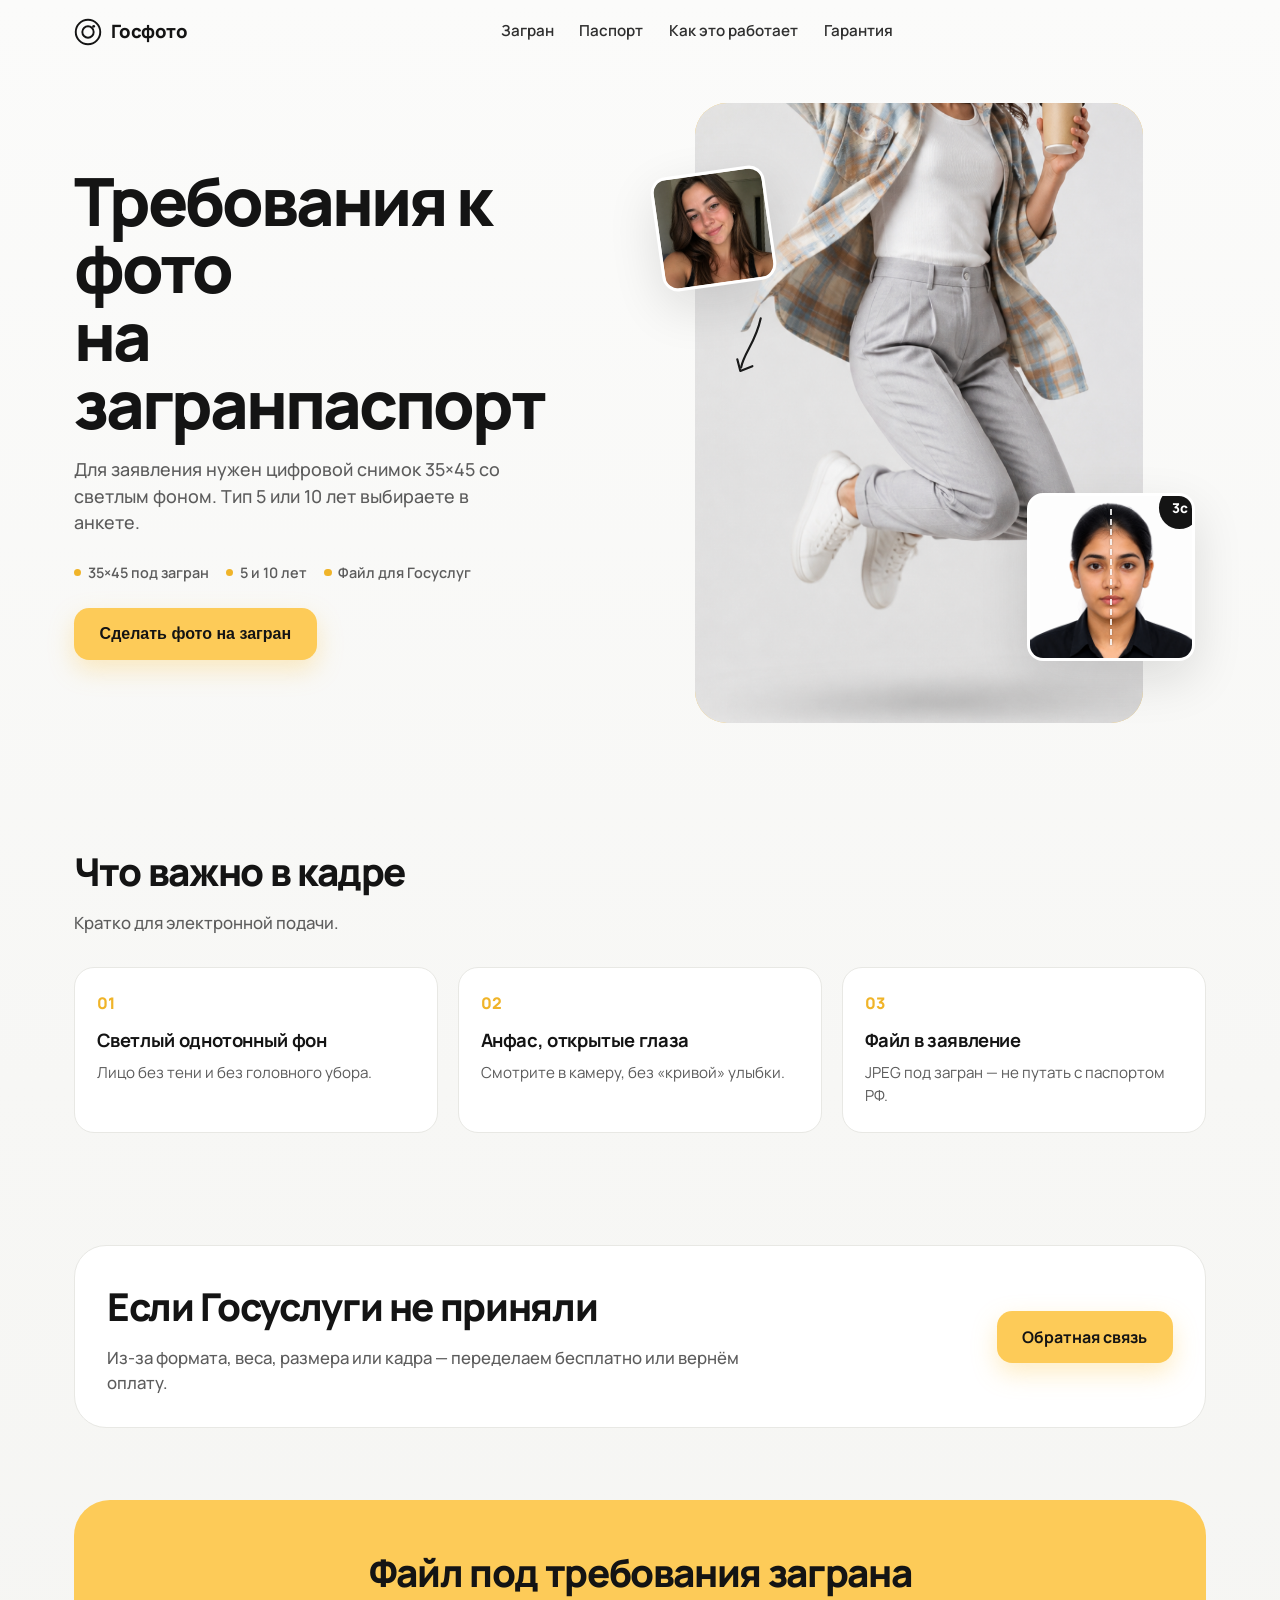
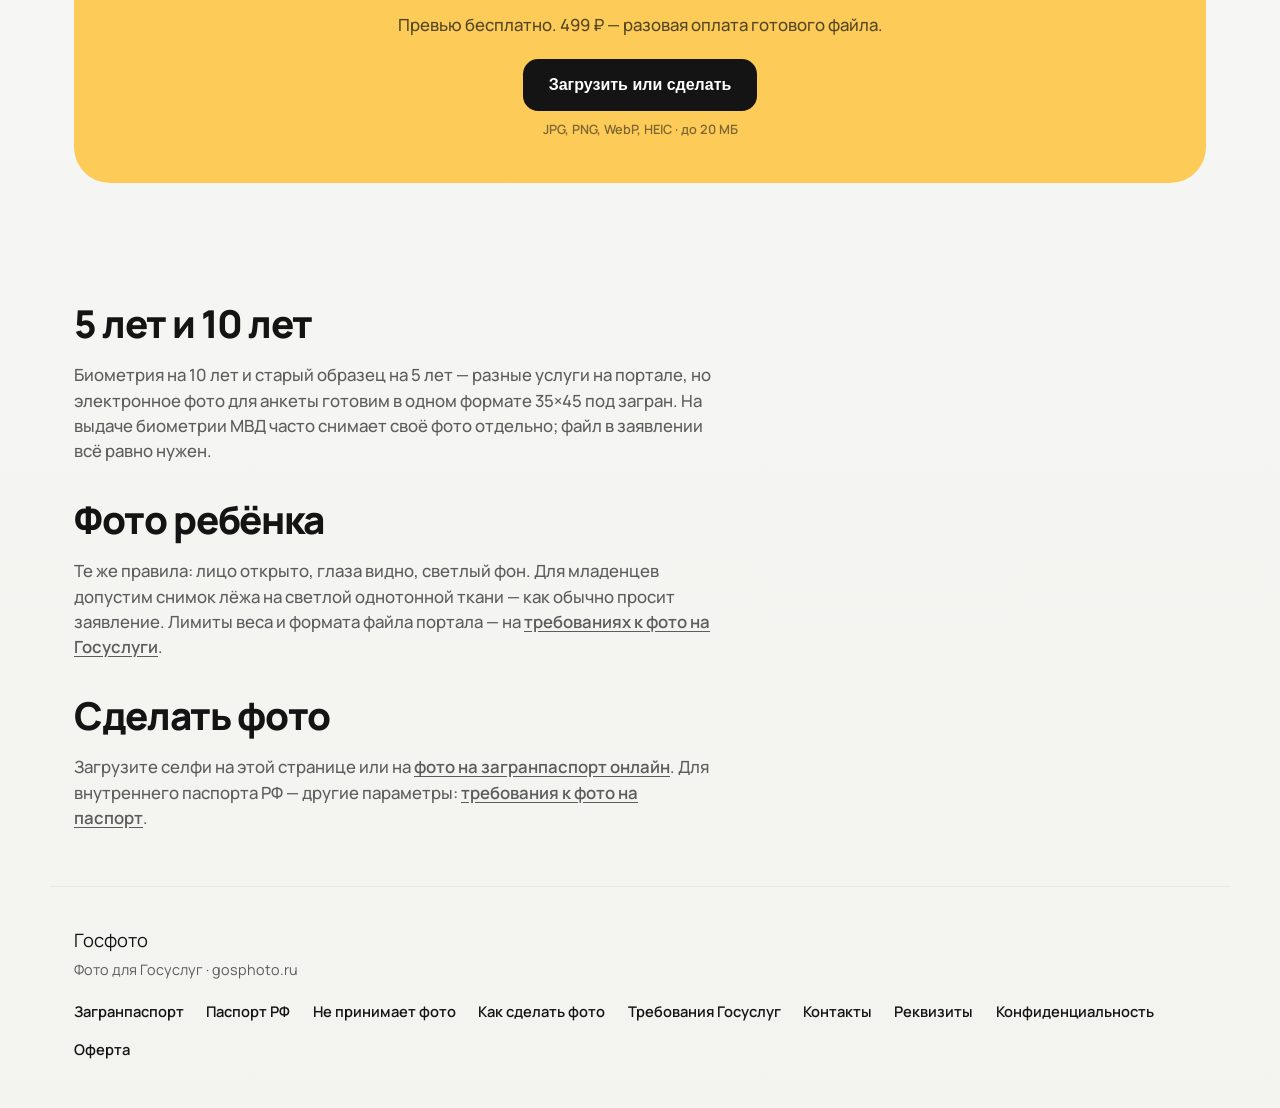
<file: trebovaniya-k-foto-na-zagranpasport.html>
<!DOCTYPE html>
<html lang="ru">
  <head>
    <meta charset="UTF-8" />
    <meta name="viewport" content="width=device-width, initial-scale=1" />
    <title>Требования к фото на загранпаспорт | Госфото</title>
    <meta name="description" content="Требования к фото на загранпаспорт: 35×45, светлый фон, 5 и 10 лет. Превью бесплатно, готовый файл 499 ₽." />
    <meta name="theme-color" content="#fdcb58" />
    <meta name="robots" content="index, follow" />
    <link rel="canonical" href="https://gosphoto.ru/trebovaniya-k-foto-na-zagranpasport" />
    <link rel="icon" href="/favicon.ico" sizes="any" />
    <link rel="icon" href="/assets/favicon.svg" type="image/svg+xml" />
    <link rel="icon" href="/assets/favicon-32.png" type="image/png" sizes="32x32" />
    <link rel="apple-touch-icon" href="/assets/apple-touch-icon.png" />
    <link rel="preconnect" href="https://fonts.googleapis.com" />
    <link rel="preconnect" href="https://fonts.gstatic.com" crossorigin />
    <link
      href="https://fonts.googleapis.com/css2?family=Manrope:wght@400;500;600;700;800&display=swap"
      rel="stylesheet"
    />
    <link rel="stylesheet" href="/css/styles.css?v=20261110-review-hide-slots" />
    <script type="text/javascript">
      (function (m, e, t, r, i, k, a) {
        m[i] =
          m[i] ||
          function () {
            (m[i].a = m[i].a || []).push(arguments);
          };
        m[i].l = 1 * new Date();
        for (var j = 0; j < document.scripts.length; j++) {
          if (document.scripts[j].src === r) {
            return;
          }
        }
        (k = e.createElement(t)),
          (a = e.getElementsByTagName(t)[0]),
          (k.async = 1),
          (k.src = r),
          a.parentNode.insertBefore(k, a);
      })(window, document, "script", "https://mc.yandex.ru/metrika/tag.js?id=111303098", "ym");

      ym(111303098, "init", {
        ssr: true,
        webvisor: true,
        clickmap: true,
        ecommerce: "dataLayer",
        referrer: document.referrer,
        url: location.href,
        accurateTrackBounce: true,
        trackLinks: true,
      });
    </script>
    <noscript
      ><div>
        <img
          src="https://mc.yandex.ru/watch/111303098"
          style="position: absolute; left: -9999px"
          alt=""
        /></div
    ></noscript>
  </head>
  <body data-doc-type="zagran">
    <header class="site-header">
      <a class="logo" href="/" aria-label="Госфото">
        <span class="logo-mark" aria-hidden="true">
          <svg viewBox="0 0 32 32" width="28" height="28" fill="none">
            <circle cx="16" cy="16" r="14" stroke="currentColor" stroke-width="2.2" />
            <circle cx="16" cy="16" r="6.5" stroke="currentColor" stroke-width="2.2" />
            <circle cx="22.5" cy="9.5" r="1.6" fill="currentColor" />
          </svg>
        </span>
        <span class="logo-text">Госфото</span>
      </a>
      <nav class="nav" aria-label="Основное меню">
        <a href="/foto-na-zagranpasport" data-metrika-goal="click_nav" data-metrika-param="reqzag_nav_zagran">Загран</a>
        <a href="/foto-na-pasport" data-metrika-goal="click_nav" data-metrika-param="reqzag_nav_pasport">Паспорт</a>
        <a href="#how" data-metrika-goal="click_nav" data-metrika-param="reqzag_how">Как это работает</a>
        <a href="#guarantee" data-metrika-goal="click_nav" data-metrika-param="reqzag_guarantee">Гарантия</a>
      </nav>
      <button class="nav-toggle" type="button" aria-label="Меню" aria-expanded="false" data-metrika-goal="click_nav_toggle">
        <span></span><span></span>
      </button>
    </header>
    <main>
      <section class="hero">
        <div class="hero-copy">
          <h1>Требования к фото<br />на загранпаспорт</h1>
          <p class="hero-lead">Для заявления нужен цифровой снимок 35×45 со светлым фоном. Тип 5 или 10 лет выбираете в анкете.</p>
          <ul class="hero-trust">
            <li>35×45 под загран</li>
            <li>5 и 10 лет</li>
            <li>Файл для Госуслуг</li>
          </ul>
          <p class="hero-cta">
            <button
              class="btn btn-primary"
              type="button"
              id="upload-btn"
              data-metrika-goal="photo_upload"
              data-metrika-param="reqzag_hero"
            >Сделать фото на загран</button>
          </p>
        </div>
        <div class="hero-visual" aria-hidden="true">
          <div class="hero-panel">
            <img class="hero-person" src="/assets/hero-jump.png" alt="" width="720" height="960" />
          </div>
          <div class="process-card process-before">
            <img src="/assets/selfie-before.png" alt="" width="160" height="160" />
          </div>
          <svg class="process-arrow" viewBox="0 0 40 80" width="36" height="72" fill="none">
            <path d="M20 4c0 28-10 40-10 58" stroke="#1a1a1a" stroke-width="2.4" stroke-linecap="round" />
            <path d="M4 54l6 12 12-8" stroke="#1a1a1a" stroke-width="2.4" stroke-linecap="round" stroke-linejoin="round" />
          </svg>
          <div class="process-card process-after">
            <img src="/assets/passport-result.png" alt="" width="220" height="220" />
            <span class="badge-time">3с</span>
            <span class="guide-line"></span>
          </div>
        </div>
      </section>

      <section class="section" id="how">
        <div class="section-head">
          <h2>Что важно в кадре</h2>
          <p>Кратко для электронной подачи.</p>
        </div>
        <div class="steps">
          <article class="step">
            <span class="step-num">01</span>
            <h3>Светлый однотонный фон</h3>
            <p>Лицо без тени и без головного убора.</p>
          </article>
          <article class="step">
            <span class="step-num">02</span>
            <h3>Анфас, открытые глаза</h3>
            <p>Смотрите в камеру, без «кривой» улыбки.</p>
          </article>
          <article class="step">
            <span class="step-num">03</span>
            <h3>Файл в заявление</h3>
            <p>JPEG под загран — не путать с паспортом РФ.</p>
          </article>
        </div>
      </section>

      <section class="section" id="guarantee">
        <div class="guarantee">
          <div>
            <h2>Если Госуслуги не приняли</h2>
            <p>
              Из‑за формата, веса, размера или кадра — переделаем бесплатно или вернём оплату.
            </p>
          </div>
          <a
            class="btn btn-primary"
            href="/contacts"
            data-metrika-goal="click_contact_email"
            data-metrika-param="reqzag_guarantee"
            >Обратная связь</a
          >
        </div>
      </section>

      <section class="section section-cta" id="start">
        <div class="cta-box">
          <h2>Файл под требования заграна</h2>
          <p>Превью бесплатно. 499&nbsp;₽ — разовая оплата готового файла.</p>
          <div class="upload">
            <button
              class="btn btn-dark"
              type="button"
              data-upload-open
              data-metrika-goal="photo_upload"
              data-metrika-param="reqzag_bottom"
            >Загрузить или сделать</button>
            <small>JPG, PNG, WebP, HEIC · до 20 МБ</small>
          </div>
        </div>
      </section>

      <section class="section" id="seo-text">
        <div class="about seo-text">
          <h2>5 лет и 10 лет</h2>
          <p>
            Биометрия на 10&nbsp;лет и старый образец на 5&nbsp;лет — разные услуги
            на портале, но электронное фото для анкеты готовим в одном формате
            35×45 под загран. На выдаче биометрии МВД часто снимает своё фото
            отдельно; файл в заявлении всё равно нужен.
          </p>
          <h2>Фото ребёнка</h2>
          <p>
            Те же правила: лицо открыто, глаза видно, светлый фон. Для младенцев
            допустим снимок лёжа на светлой однотонной ткани — как обычно просит
            заявление. Лимиты веса и формата файла портала —
            на
            <a href="/trebovaniya-k-foto-na-gosuslugi">требованиях к фото на Госуслуги</a>.
          </p>
          <h2>Сделать фото</h2>
          <p>
            Загрузите селфи на этой странице или на
            <a href="/foto-na-zagranpasport">фото на загранпаспорт онлайн</a>.
            Для внутреннего паспорта РФ — другие параметры:
            <a href="/trebovaniya-k-foto-na-pasport">требования к фото на паспорт</a>.
          </p>
        </div>
      </section>
    </main>

    <footer class="site-footer">
      <div class="footer-brand">
        <span class="logo-text">Госфото</span>
        <p>Фото для Госуслуг · gosphoto.ru</p>
      </div>
      <div class="footer-links">
        <a href="/foto-na-zagranpasport">Загранпаспорт</a>
        <a href="/foto-na-pasport">Паспорт РФ</a>
        <a href="/ne-prinimaet-foto-na-gosuslugah">Не принимает фото</a>
        <a href="/kak-sdelat-foto-na-gosuslugi">Как сделать фото</a>
        <a href="/trebovaniya-k-foto-na-gosuslugi">Требования Госуслуг</a>
        <a href="/contacts">Контакты</a>
        <a href="/rekvizity">Реквизиты</a>
        <a href="/privacy">Конфиденциальность</a>
        <a href="/offer">Оферта</a>
      </div>
    </footer>

    <dialog class="chooser-dialog" id="chooser-dialog" aria-labelledby="chooser-dialog-title">
      <div class="chooser-dialog-inner">
        <div class="chooser-head">
          <h2 id="chooser-dialog-title">Добавьте фото</h2>
          <button class="chooser-close" type="button" id="chooser-close" aria-label="Закрыть" data-metrika-goal="click_chooser_close">
            ×
          </button>
        </div>
        <p class="chooser-lead">Выберите снимок из галереи или сделайте новое селфи.</p>
        <div class="chooser-consent">
          <label>
            <input type="checkbox" id="chooser-consent" />
            <span
              >Согласен на обработку загружаемого фото,
              <a href="/privacy" target="_blank" rel="noopener">политикой конфиденциальности</a>
              и <a href="/offer" target="_blank" rel="noopener">офертой</a>.</span
            >
          </label>
        </div>
        <div class="chooser-slots">
          <button class="photo-slot" type="button" id="slot-choose" aria-label="Загрузить фото" data-metrika-goal="photo_choose_open">
            <span class="photo-slot-preview" id="preview-choose" hidden></span>
            <span class="photo-slot-placeholder">
              <span class="photo-slot-icon" aria-hidden="true">
                <svg viewBox="0 0 48 48" width="40" height="40" fill="none">
                  <rect
                    x="8"
                    y="12"
                    width="32"
                    height="24"
                    rx="4"
                    stroke="currentColor"
                    stroke-width="2.2"
                  />
                  <path
                    d="M16 28l6-7 5 5 3-3 6 7"
                    stroke="currentColor"
                    stroke-width="2.2"
                    stroke-linecap="round"
                    stroke-linejoin="round"
                  />
                  <circle cx="18" cy="18" r="2.2" fill="currentColor" />
                </svg>
              </span>
              <strong>Загрузить фото</strong>
              <small>JPG, PNG, WebP, HEIC · до 20 МБ</small>
            </span>
          </button>
          <button class="photo-slot" type="button" id="slot-camera" aria-label="Сделать новое" data-metrika-goal="photo_camera">
            <span class="photo-slot-preview" id="preview-camera" hidden></span>
            <span class="photo-slot-placeholder">
              <span class="photo-slot-icon" aria-hidden="true">
                <svg viewBox="0 0 48 48" width="40" height="40" fill="none">
                  <rect
                    x="6"
                    y="14"
                    width="36"
                    height="24"
                    rx="5"
                    stroke="currentColor"
                    stroke-width="2.2"
                  />
                  <path
                    d="M18 14l2.5-4h7L30 14"
                    stroke="currentColor"
                    stroke-width="2.2"
                    stroke-linecap="round"
                    stroke-linejoin="round"
                  />
                  <circle cx="24" cy="26" r="7" stroke="currentColor" stroke-width="2.2" />
                </svg>
              </span>
              <strong>Сделать новое</strong>
              <small>Фронтальная камера</small>
            </span>
          </button>
        </div>
        <div class="chooser-review" id="chooser-review" hidden>
          <img class="chooser-review-image" id="chooser-review-image" alt="Выбранное фото" />
          <p class="chooser-review-hint">Если снимок удачный — нажмите «Обработать». Можно выбрать другое.</p>
          <div class="chooser-review-actions">
            <button class="btn btn-dark" type="button" id="chooser-review-change">Выбрать другое</button>
            <button class="btn btn-primary" type="button" id="chooser-process" data-metrika-goal="photo_process_confirm">Обработать</button>
          </div>
        </div>
        <p class="chooser-error" id="chooser-error" hidden></p>
        <input
          type="file"
          id="input-choose"
          accept="image/jpeg,image/png,image/webp,image/heic,image/heif,.jpg,.jpeg,.png,.webp,.heic,.heif"
          hidden
        />
      </div>
    </dialog>

    <dialog class="chooser-dialog" id="doc-type-dialog" aria-labelledby="doc-type-dialog-title">
      <div class="chooser-dialog-inner">
        <div class="chooser-head">
          <h2 id="doc-type-dialog-title">Какой документ?</h2>
          <button
            class="chooser-close"
            type="button"
            id="doc-type-close"
            aria-label="Закрыть"
            data-metrika-goal="click_doc_type_close"
          >
            ×
          </button>
        </div>
        <p class="chooser-lead">
          От этого зависит разрешение файла: паспорт РФ — 600 dpi, загран — 300 dpi.
        </p>
        <div class="doc-type-actions">
          <button
            class="btn btn-primary"
            type="button"
            id="doc-type-passport"
            data-doc-type="passport_rf"
            data-metrika-goal="doc_type_select"
            data-metrika-param="passport_rf"
          >
            Паспорт РФ
          </button>
          <button
            class="btn btn-dark"
            type="button"
            id="doc-type-zagran"
            data-doc-type="zagran"
            data-metrika-goal="doc_type_select"
            data-metrika-param="zagran"
          >
            Загранпаспорт
          </button>
        </div>
      </div>
    </dialog>

    <dialog class="camera-dialog" id="camera-dialog" aria-labelledby="camera-dialog-title">
      <div class="camera-dialog-inner">
        <div class="chooser-head">
          <h2 id="camera-dialog-title">Сделать селфи</h2>
          <button class="chooser-close" type="button" id="camera-close" aria-label="Закрыть" data-metrika-goal="click_camera_close">
            ×
          </button>
        </div>
        <div class="camera-stage">
          <video id="camera-video" autoplay playsinline muted></video>
          <canvas id="camera-canvas" hidden></canvas>
        </div>
        <p class="chooser-error" id="camera-error" hidden></p>
        <div class="camera-actions">
          <button class="btn btn-dark" type="button" id="camera-back" data-metrika-goal="click_camera_back">Назад</button>
          <button class="btn btn-primary" type="button" id="camera-shutter" data-metrika-goal="photo_shutter">Сфотографировать</button>
        </div>
      </div>
    </dialog>

    <dialog class="notice-dialog" id="result-dialog" aria-labelledby="result-dialog-title">
      <div class="notice-dialog-inner result-dialog-inner">
        <h2 id="result-dialog-title">Готовим фото</h2>
        <div class="result-stage" id="result-stage" hidden>
          <img id="result-image" class="result-image" alt="Загруженное фото" />
          <div class="result-progress" id="result-progress" hidden>
            <div class="result-progress-track" aria-hidden="true">
              <div class="result-progress-bar" id="result-progress-bar"></div>
            </div>
            <p class="result-progress-step" id="result-progress-step" aria-live="polite">
              Проверяем фото…
            </p>
            <ol class="result-progress-list" id="result-progress-list" aria-hidden="true">
              <li data-step="0">Проверка</li>
              <li data-step="1">Фон</li>
              <li data-step="2">Кадр</li>
              <li data-step="3">Файл</li>
            </ol>
          </div>
        </div>
        <p id="result-status" class="result-status">Обрабатываем снимок…</p>
        <p class="chooser-error" id="result-error" hidden></p>
        <div class="result-actions">
          <button class="btn btn-ghost" type="button" id="result-close" data-metrika-goal="click_result_close">
            Закрыть
          </button>
        </div>
      </div>
    </dialog>

    <dialog class="notice-dialog" id="update-dialog" aria-labelledby="update-dialog-title" hidden>
      <form method="dialog" class="notice-dialog-inner">
        <h2 id="update-dialog-title">Сейчас идёт обновление</h2>
        <p>
          Извините, загрузка фото пока недоступна. Мы обновляем сервис и скоро
          вернём эту возможность.
        </p>
        <button class="btn btn-primary" value="ok" id="update-ok" data-metrika-goal="click_update_ok">Понятно</button>
      </form>
    </dialog>

    <dialog class="notice-dialog" id="too-close-dialog" aria-labelledby="too-close-dialog-title">
      <form method="dialog" class="notice-dialog-inner">
        <h2 id="too-close-dialog-title">Не приближайте вплотную</h2>
        <p>
          Так Госуслуги реже отклоняют фото, и меньше искажений от близкого
          фокуса. Держите камеру на расстоянии вытянутой руки, используйте
          селфи-палку или попросите другого человека сделать снимок. Лишнее по
          краям обрежется автоматически.
        </p>
        <button class="btn btn-primary" value="ok" id="too-close-ok" data-metrika-goal="click_too_close_ok">Понятно</button>
      </form>
    </dialog>


    <script src="/js/resume.js?v=20260912-pay-cookie"></script>
    <script src="/js/upload-flow.js?v=20261110-review-hide-slots"></script>
  </body>
</html>
</file>
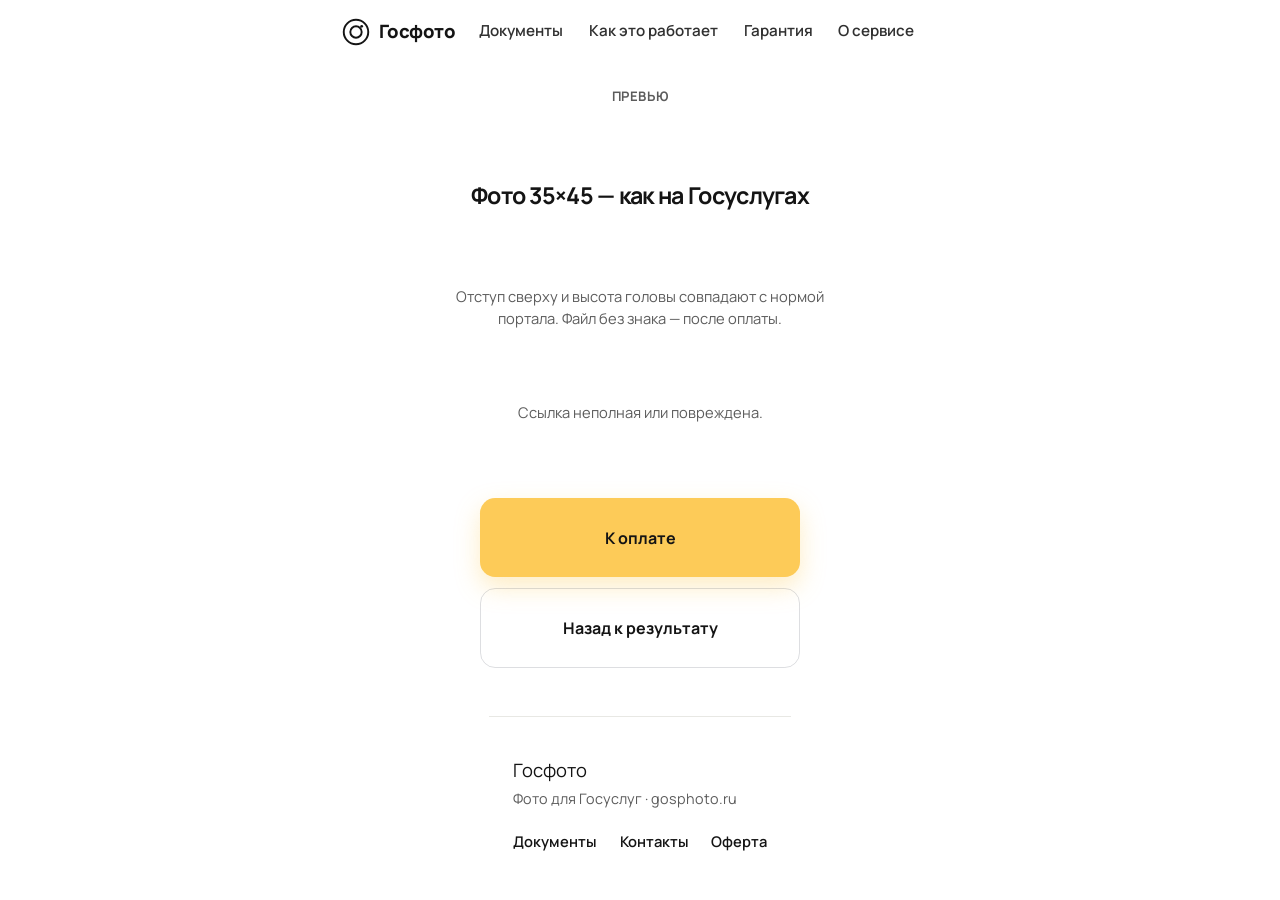
<file: view.html>
<!DOCTYPE html>
<html lang="ru">
  <head>
    <meta charset="UTF-8" />
    <meta name="viewport" content="width=device-width, initial-scale=1" />
    <title>Превью с водяным знаком — Госфото</title>
    <meta
      name="description"
      content="Крупный просмотр фото 35×45 с водяным знаком. Скачать файл — после оплаты."
    />
    <meta name="theme-color" content="#fdcb58" />
    <meta name="robots" content="noindex" />
    <link rel="icon" href="/favicon.ico" sizes="any" />
    <link rel="icon" href="/assets/favicon.svg" type="image/svg+xml" />
    <link rel="icon" href="/assets/favicon-32.png" type="image/png" sizes="32x32" />
    <link rel="apple-touch-icon" href="/assets/apple-touch-icon.png" />
    <link rel="preconnect" href="https://fonts.googleapis.com" />
    <link rel="preconnect" href="https://fonts.gstatic.com" crossorigin />
    <link
      href="https://fonts.googleapis.com/css2?family=Manrope:wght@400;500;600;700;800&display=swap"
      rel="stylesheet"
    />
    <link rel="stylesheet" href="/css/styles.css?v=20261110-review-hide-slots" />
    <script src="/js/photo-guide.js?v=20260906-wm2"></script>
    <script type="text/javascript">
      (function (m, e, t, r, i, k, a) {
        m[i] =
          m[i] ||
          function () {
            (m[i].a = m[i].a || []).push(arguments);
          };
        m[i].l = 1 * new Date();
        for (var j = 0; j < document.scripts.length; j++) {
          if (document.scripts[j].src === r) {
            return;
          }
        }
        (k = e.createElement(t)),
          (a = e.getElementsByTagName(t)[0]),
          (k.async = 1),
          (k.src = r),
          a.parentNode.insertBefore(k, a);
      })(window, document, "script", "https://mc.yandex.ru/metrika/tag.js?id=111303098", "ym");

      ym(111303098, "init", {
        ssr: true,
        webvisor: true,
        clickmap: true,
        ecommerce: "dataLayer",
        referrer: document.referrer,
        url: location.href,
        accurateTrackBounce: true,
        trackLinks: true,
      });
    </script>
    <noscript
      ><div>
        <img
          src="https://mc.yandex.ru/watch/111303098"
          style="position: absolute; left: -9999px"
          alt=""
        /></div
    ></noscript>
  </head>
  <body class="result-view-page">
    <header class="site-header">
      <a class="logo" href="/" aria-label="Госфото">
        <span class="logo-mark" aria-hidden="true">
          <svg viewBox="0 0 32 32" width="28" height="28" fill="none">
            <circle cx="16" cy="16" r="14" stroke="currentColor" stroke-width="2.2" />
            <circle cx="16" cy="16" r="6.5" stroke="currentColor" stroke-width="2.2" />
            <circle cx="22.5" cy="9.5" r="1.6" fill="currentColor" />
          </svg>
        </span>
        <span class="logo-text">Госфото</span>
      </a>

      <nav class="nav" aria-label="Основное меню">
        <a href="/#docs">Документы</a>
        <a href="/#how">Как это работает</a>
        <a href="/#guarantee">Гарантия</a>
        <a href="/#about">О сервисе</a>
      </nav>
    </header>

    <main class="result-view-main" id="view-main">
      <p class="result-view-kicker">Превью</p>
      <h1>Фото 35×45 — как на Госуслугах</h1>
      <p class="result-view-note">
        Отступ сверху и высота головы совпадают с нормой портала. Файл без знака — после оплаты.
      </p>
      <div class="result-view-photo-wrap photo-guide photo-guide--view" id="view-photo-wrap" hidden>
        <div class="photo-guide-box">
          <div class="photo-guide-stage">
            <img
              class="result-view-photo"
              id="view-photo"
              alt="Фото 35×45 с размерами по норме Госуслуг"
              draggable="false"
            />
            <div class="photo-guide-wm" aria-hidden="true">
              <span>Госфото</span><span>Госфото</span><span>Госфото</span>
              <span>Госфото</span><span>Госфото</span><span>Госфото</span>
              <span>Госфото</span><span>Госфото</span><span>Госфото</span>
            </div>
            <div class="photo-guide-overlay" aria-hidden="true">
              <span class="photo-guide-band"></span>
              <span class="photo-guide-line photo-guide-line--crown"></span>
              <span class="photo-guide-line photo-guide-line--chin"></span>
              <span class="photo-guide-rail photo-guide-rail--top"></span>
              <span class="photo-guide-rail photo-guide-rail--head"></span>
              <span class="photo-guide-rail-x"></span>
              <span class="photo-guide-tag photo-guide-tag--top" data-guide-top>4,5 мм</span>
              <span class="photo-guide-tag photo-guide-tag--head" data-guide-head>32–36 мм</span>
              <span class="photo-guide-tag photo-guide-tag--facew" data-guide-facew hidden>18–25 мм</span>
            </div>
          </div>
          <span class="photo-guide-outer photo-guide-outer--h" aria-hidden="true">
            <span class="photo-guide-outer-line"></span>
            <span class="photo-guide-outer-label">45 мм</span>
          </span>
          <span class="photo-guide-outer photo-guide-outer--w" aria-hidden="true">
            <span class="photo-guide-outer-line"></span>
            <span class="photo-guide-outer-label">35 мм</span>
          </span>
        </div>
        <p class="photo-guide-caption" data-guide-caption>
          35×45 мм · сверху 4,5 мм · голова 32–36 мм — норма Госуслуг
        </p>
        <button type="button" class="photo-guide-toggle" data-guide-toggle aria-pressed="true">
          Скрыть размеры
        </button>
      </div>
      <p class="result-view-note" id="view-status" aria-live="polite">Загружаем фото…</p>
      <div class="result-view-actions">
        <a class="btn btn-primary" id="view-back-pay" href="#">К оплате</a>
        <a class="btn btn-ghost" id="view-back" href="#">Назад к результату</a>
      </div>
    </main>

    <footer class="site-footer">
      <div class="footer-brand">
        <span class="logo-text">Госфото</span>
        <p>Фото для Госуслуг · gosphoto.ru</p>
      </div>
      <div class="footer-links">
        <a href="/#docs">Документы</a>
        <a href="/contacts">Контакты</a>
        <a href="/offer">Оферта</a>
      </div>
    </footer>

    <script>
      (function () {
        const RESULT_ID_RE = /^[a-f0-9]{32}$/;
        const statusEl = document.getElementById("view-status");
        const photoWrap = document.getElementById("view-photo-wrap");
        const photoEl = document.getElementById("view-photo");
        const backPay = document.getElementById("view-back-pay");
        const backEl = document.getElementById("view-back");
        const mainEl = document.getElementById("view-main");

        function reachGoal(name, params) {
          try {
            if (typeof ym === "function") {
              if (params) ym(111303098, "reachGoal", name, params);
              else ym(111303098, "reachGoal", name);
            }
          } catch (_) {}
        }

        function parseResultId() {
          const m = location.pathname.match(
            /^\/result\/([a-f0-9]{32})\/view\/?$/i
          );
          return m ? m[1].toLowerCase() : null;
        }

        function showMissing(message) {
          if (statusEl) statusEl.textContent = message || "Результат не найден.";
          if (photoWrap) photoWrap.hidden = true;
          if (mainEl) mainEl.classList.add("result-view-missing");
        }

        async function boot() {
          const id = parseResultId();
          if (!id || !RESULT_ID_RE.test(id)) {
            showMissing("Ссылка неполная или повреждена.");
            reachGoal("preview_view_missing", { reason: "bad_id" });
            return;
          }
          const resultHref = `/result/${id}`;
          if (backPay) backPay.href = resultHref;
          if (backEl) backEl.href = resultHref;
          try {
            const res = await fetch(`/api/result/${id}`);
            if (res.status === 404) {
              showMissing("Результат не найден. Возможно, ссылка устарела.");
              reachGoal("preview_view_missing", { reason: "404" });
              return;
            }
            const data = await res.json().catch(() => ({}));
            if (!res.ok || !data.ok) {
              throw new Error(data.detail || "Не удалось загрузить результат.");
            }
            const src =
              data.view_digital_url || `/api/result/${id}/view_digital.jpg`;
            if (window.GosphotoPhotoGuide) {
              window.GosphotoPhotoGuide.bind(photoWrap, data);
              window.GosphotoPhotoGuide.bindToggle(photoWrap);
            }
            if (photoEl) {
              photoEl.onload = () => {
                if (photoWrap) photoWrap.hidden = false;
                if (statusEl) statusEl.hidden = true;
              };
              photoEl.onerror = () => {
                showMissing("Не удалось загрузить фото.");
              };
              photoEl.src = src;
            }
            if (data.paid) {
              if (backPay) {
                backPay.textContent = "Скачать без знака";
              }
            } else if (data.price_rub != null) {
              if (backPay) {
                backPay.textContent = `Скачать за ${data.price_rub} ₽`;
              }
            }
            reachGoal("preview_view_page", {
              result_id: id,
              paid: data.paid ? "yes" : "no",
            });
          } catch (err) {
            showMissing(
              (err && err.message) || "Не удалось загрузить фото. Попробуйте позже."
            );
            reachGoal("preview_view_missing", { reason: "error" });
          }
        }

        boot();
      })();
    </script>
  </body>
</html>
</file>
<file: css/styles.css>
:root {
  --bg: #f7f7f5;
  --surface: #ffffff;
  --ink: #141414;
  --muted: #5c5c5c;
  --line: #e8e8e4;
  --yellow: #fdcb58;
  --yellow-deep: #f0b429;
  --radius-xl: 2rem;
  --radius-lg: 1.25rem;
  --shadow: 0 18px 50px rgba(20, 20, 20, 0.12);
  --font: "Manrope", system-ui, sans-serif;
  --max: 1180px;
}

*,
*::before,
*::after {
  box-sizing: border-box;
}

html {
  scroll-behavior: smooth;
}

body {
  margin: 0;
  font-family: var(--font);
  color: var(--ink);
  background: linear-gradient(180deg, #fbfbfa 0%, var(--bg) 40%, #f3f3f0 100%);
  line-height: 1.5;
  -webkit-font-smoothing: antialiased;
}

img {
  max-width: 100%;
  display: block;
}

a {
  color: inherit;
  text-decoration: none;
}

.site-header {
  max-width: var(--max);
  margin: 0 auto;
  padding: 1.1rem 1.5rem;
  display: grid;
  grid-template-columns: auto 1fr auto;
  align-items: center;
  gap: 1.5rem;
}

.resume-banner {
  max-width: var(--max);
  margin: 0 auto;
  padding: 0 1.5rem 0.25rem;
}

.resume-banner[hidden] {
  display: none !important;
}

.resume-banner-inner {
  display: flex;
  flex-wrap: wrap;
  align-items: center;
  gap: 0.75rem 1rem;
  padding: 0.85rem 1rem;
  border: 1px solid var(--line);
  border-radius: var(--radius-lg);
  background: var(--surface);
}

.resume-banner-text {
  flex: 1 1 12rem;
  margin: 0;
  font-size: 0.95rem;
  font-weight: 600;
}

.resume-banner .btn {
  text-decoration: none;
}

.logo {
  display: inline-flex;
  align-items: center;
  gap: 0.55rem;
  font-weight: 800;
  letter-spacing: -0.03em;
}

.logo-mark {
  color: var(--ink);
  display: grid;
  place-items: center;
}

.logo-text {
  font-size: 1.15rem;
}

.nav {
  display: flex;
  justify-content: center;
  gap: 1.6rem;
  font-size: 0.95rem;
  font-weight: 600;
}

.nav a {
  display: inline-flex;
  align-items: center;
  gap: 0.2rem;
  color: var(--ink);
  opacity: 0.88;
}

.nav a:hover {
  opacity: 1;
}

.chev {
  font-size: 0.7rem;
  opacity: 0.55;
}

.nav-toggle {
  display: none;
  width: 2.5rem;
  height: 2.5rem;
  border: 0;
  background: transparent;
  padding: 0;
  cursor: pointer;
}

.nav-toggle span {
  display: block;
  width: 1.25rem;
  height: 2px;
  margin: 0.28rem auto;
  background: var(--ink);
}

.hero {
  max-width: var(--max);
  margin: 0 auto;
  padding: 2.5rem 1.5rem 4rem;
  display: grid;
  grid-template-columns: minmax(0, 0.95fr) minmax(0, 1.05fr);
  gap: 2.5rem;
  align-items: center;
}

.hero-copy h1 {
  margin: 0 0 1.1rem;
  font-size: clamp(2.6rem, 5.2vw, 4.4rem);
  line-height: 1.02;
  letter-spacing: -0.045em;
  font-weight: 800;
}

.hero-lead {
  margin: 0 0 1.6rem;
  max-width: 28rem;
  font-size: 1.12rem;
  color: var(--muted);
  font-weight: 500;
}

.btn {
  display: inline-flex;
  align-items: center;
  justify-content: center;
  min-height: 3.25rem;
  padding: 0.85rem 1.6rem;
  border-radius: 0.95rem;
  font-weight: 700;
  font-size: 1rem;
  border: 0;
  cursor: pointer;
  transition: transform 0.15s ease, background 0.15s ease;
}

.btn:hover {
  transform: translateY(-1px);
}

.btn-primary {
  background: var(--yellow);
  color: var(--ink);
  box-shadow: 0 10px 24px rgba(253, 203, 88, 0.35);
}

.btn-primary:hover {
  background: var(--yellow-deep);
}

.btn-dark {
  background: var(--ink);
  color: #fff;
}

.hero-trust {
  list-style: none;
  margin: 1.5rem 0 0;
  padding: 0;
  display: flex;
  flex-wrap: wrap;
  gap: 0.6rem 1.1rem;
  color: var(--muted);
  font-size: 0.9rem;
  font-weight: 600;
}

.hero-trust li {
  display: inline-flex;
  align-items: center;
  gap: 0.4rem;
}

.hero-trust li::before {
  content: "";
  width: 0.45rem;
  height: 0.45rem;
  border-radius: 50%;
  background: var(--yellow-deep);
}

.hero-cta {
  margin: 1.5rem 0 0;
}

.hero-visual {
  position: relative;
  min-height: 34rem;
  display: grid;
  place-items: center;
}

.hero-panel {
  width: min(100%, 28rem);
  aspect-ratio: 3 / 4.15;
  background: var(--yellow);
  border-radius: var(--radius-xl);
  overflow: hidden;
  position: relative;
}

.hero-person {
  width: 118%;
  max-width: none;
  position: absolute;
  left: 50%;
  bottom: -4%;
  transform: translateX(-50%);
  object-fit: cover;
  object-position: center top;
}

.process-card {
  position: absolute;
  background: var(--surface);
  border-radius: 1rem;
  box-shadow: var(--shadow);
  overflow: hidden;
  border: 3px solid #fff;
}

.process-card img {
  width: 100%;
  height: 100%;
  object-fit: cover;
}

.process-before {
  width: 7.2rem;
  height: 7.2rem;
  top: 11%;
  left: 4%;
  transform: rotate(-8deg);
  z-index: 3;
}

.process-after {
  width: 10.5rem;
  height: 10.5rem;
  right: 2%;
  bottom: 10%;
  z-index: 3;
}

.process-arrow {
  position: absolute;
  left: 18%;
  top: 34%;
  z-index: 4;
  transform: rotate(12deg);
}

.badge-time {
  position: absolute;
  top: -0.55rem;
  right: -0.55rem;
  width: 2.6rem;
  height: 2.6rem;
  border-radius: 999px;
  background: var(--ink);
  color: #fff;
  display: grid;
  place-items: center;
  font-size: 0.85rem;
  font-weight: 800;
  letter-spacing: -0.03em;
}

.guide-line {
  position: absolute;
  inset: 8% auto 8% 50%;
  width: 0;
  border-left: 2px dashed rgba(255, 255, 255, 0.85);
  transform: translateX(-50%);
  pointer-events: none;
  filter: drop-shadow(0 0 1px rgba(0, 0, 0, 0.35));
}

.section {
  max-width: var(--max);
  margin: 0 auto;
  padding: 3.5rem 1.5rem;
}

.section-muted {
  background: rgba(255, 255, 255, 0.55);
  border-block: 1px solid var(--line);
  max-width: none;
  padding-inline: max(1.5rem, calc((100% - var(--max)) / 2 + 1.5rem));
}

.section-head {
  max-width: 36rem;
  margin-bottom: 2rem;
}

.section-head h2,
.guarantee h2,
.cta-box h2,
.about h2 {
  margin: 0 0 0.6rem;
  font-size: clamp(1.8rem, 3vw, 2.4rem);
  letter-spacing: -0.035em;
  font-weight: 800;
}

.section-head p,
.guarantee p,
.cta-box p,
.about p {
  margin: 0;
  color: var(--muted);
  font-size: 1.05rem;
  font-weight: 500;
}

.steps {
  display: grid;
  grid-template-columns: repeat(3, 1fr);
  gap: 1.25rem;
}

.step {
  background: var(--surface);
  border: 1px solid var(--line);
  border-radius: var(--radius-lg);
  padding: 1.4rem 1.35rem 1.5rem;
}

.step-num {
  display: inline-block;
  font-weight: 800;
  color: var(--yellow-deep);
  margin-bottom: 0.8rem;
  letter-spacing: 0.04em;
}

.step h3 {
  margin: 0 0 0.45rem;
  font-size: 1.15rem;
  letter-spacing: -0.02em;
}

.step p {
  margin: 0;
  color: var(--muted);
  font-size: 0.95rem;
}

.docs-grid {
  display: grid;
  grid-template-columns: repeat(4, 1fr);
  gap: 1rem;
}

.doc-card {
  background: var(--surface);
  border: 1px solid var(--line);
  border-radius: var(--radius-lg);
  padding: 1.25rem;
  display: grid;
  gap: 0.35rem;
  transition: border-color 0.15s ease, transform 0.15s ease;
}

.doc-card:hover {
  border-color: var(--yellow-deep);
  transform: translateY(-2px);
}

.doc-card strong {
  font-size: 1.05rem;
  letter-spacing: -0.02em;
}

.doc-card span {
  color: var(--muted);
  font-size: 0.88rem;
  font-weight: 500;
}

.reviews-grid {
  display: grid;
  grid-template-columns: repeat(3, 1fr);
  gap: 1rem;
}

.review-card {
  margin: 0;
  background: var(--surface);
  border: 1px solid var(--line);
  border-radius: var(--radius-lg);
  padding: 1.35rem 1.3rem 1.25rem;
  display: grid;
  gap: 0.85rem;
  align-content: space-between;
  box-shadow: 0 14px 36px rgba(20, 20, 20, 0.08);
}

.review-stars {
  color: var(--yellow-deep);
  font-size: 0.95rem;
  letter-spacing: 0.08em;
  line-height: 1;
}

.review-card blockquote {
  margin: 0;
  font-size: 1.05rem;
  font-weight: 500;
  letter-spacing: -0.015em;
  line-height: 1.45;
}

.review-card figcaption {
  display: flex;
  align-items: center;
  gap: 0.7rem;
  margin-top: 0.25rem;
  color: var(--muted);
  font-size: 0.9rem;
  font-weight: 600;
}

.review-avatar {
  flex: 0 0 auto;
  width: 2.35rem;
  height: 2.35rem;
  border-radius: 999px;
  display: grid;
  place-items: center;
  font-size: 0.78rem;
  font-weight: 800;
  color: var(--ink);
  letter-spacing: -0.02em;
}

.review-avatar--yellow {
  background: var(--yellow);
}

.review-avatar--blue {
  background: #c8e6ff;
}

.review-avatar--green {
  background: #d8f5c8;
}

.review-meta {
  display: grid;
  gap: 0.1rem;
  min-width: 0;
}

.review-meta strong {
  color: var(--ink);
  font-size: 0.92rem;
  font-weight: 700;
  letter-spacing: -0.02em;
}

.review-meta span {
  color: var(--muted);
  font-size: 0.78rem;
  font-weight: 500;
}

.guarantee {
  display: flex;
  align-items: center;
  justify-content: space-between;
  gap: 2rem;
  background: var(--surface);
  border: 1px solid var(--line);
  border-radius: var(--radius-xl);
  padding: 2rem;
}

.guarantee > div {
  max-width: 40rem;
}

.section-cta {
  padding-top: 1rem;
}

.cta-box {
  background: var(--yellow);
  border-radius: calc(var(--radius-xl) + 0.25rem);
  padding: 2.75rem 2rem;
  text-align: center;
}

.cta-box p {
  color: rgba(20, 20, 20, 0.72);
  margin-bottom: 1.4rem;
}

.upload {
  display: inline-grid;
  justify-items: center;
  gap: 0.55rem;
  margin: 0;
}

.upload-label {
  display: inline-grid;
  justify-items: center;
  gap: 0.55rem;
  cursor: pointer;
}

.upload input {
  position: absolute;
  opacity: 0;
  pointer-events: none;
  width: 1px;
  height: 1px;
}

.upload small {
  color: rgba(20, 20, 20, 0.55);
  font-weight: 600;
  font-size: 0.8rem;
}

.chooser-dialog {
  border: none;
  border-radius: var(--radius-lg);
  padding: 0;
  width: min(34rem, calc(100vw - 2rem));
  max-width: calc(100vw - 2rem);
  box-shadow: var(--shadow);
  background: var(--surface);
  color: var(--ink);
}

.chooser-dialog::backdrop,
.notice-dialog::backdrop {
  background: rgba(20, 20, 20, 0.45);
}

.chooser-dialog-inner {
  margin: 0;
  padding: 1.5rem 1.35rem 1.4rem;
  display: grid;
  gap: 1rem;
}

.doc-type-actions {
  display: grid;
  gap: 0.75rem;
}

@media (min-width: 480px) {
  .doc-type-actions {
    grid-template-columns: 1fr 1fr;
  }
}

.chooser-head {
  display: flex;
  align-items: flex-start;
  justify-content: space-between;
  gap: 1rem;
}

.chooser-head h2 {
  margin: 0;
  font-size: 1.35rem;
  letter-spacing: -0.03em;
}

.chooser-close {
  border: none;
  background: transparent;
  color: var(--muted);
  font-size: 1.6rem;
  line-height: 1;
  cursor: pointer;
  padding: 0.1rem 0.35rem;
}

.chooser-lead {
  margin: 0;
  color: var(--muted);
  font-size: 0.95rem;
}

.chooser-slots {
  display: grid;
  grid-template-columns: 1fr 1fr;
  gap: 0.85rem;
}

.chooser-slots[hidden],
.chooser-consent[hidden],
.chooser-lead[hidden] {
  display: none !important;
}

.photo-slot {
  position: relative;
  display: grid;
  place-items: center;
  min-height: 11.5rem;
  padding: 1rem 0.75rem;
  border: 1.5px dashed rgba(20, 20, 20, 0.28);
  border-radius: var(--radius-lg);
  background:
    linear-gradient(180deg, #fffdf6 0%, #fff 55%),
    radial-gradient(circle at 30% 20%, rgba(253, 203, 88, 0.18), transparent 55%);
  color: var(--ink);
  cursor: pointer;
  overflow: hidden;
  transition: border-color 0.2s ease, transform 0.2s ease, background 0.2s ease;
}

.photo-slot:hover:not(:disabled),
.photo-slot:focus-visible:not(:disabled) {
  border-color: var(--yellow-deep);
  outline: none;
  transform: translateY(-1px);
}

.photo-slot:disabled {
  opacity: 0.45;
  cursor: not-allowed;
  transform: none;
  pointer-events: none;
}

.photo-slot-placeholder {
  display: grid;
  justify-items: center;
  gap: 0.35rem;
  text-align: center;
  z-index: 1;
}

.photo-slot-placeholder strong {
  font-size: 0.98rem;
  letter-spacing: -0.02em;
}

.photo-slot-placeholder small {
  color: var(--muted);
  font-size: 0.78rem;
  font-weight: 600;
}

.photo-slot-icon {
  color: rgba(20, 20, 20, 0.72);
  margin-bottom: 0.15rem;
}

.photo-slot-preview {
  position: absolute;
  inset: 0;
  background-size: cover;
  background-position: center;
  z-index: 2;
}

.photo-slot.has-preview .photo-slot-placeholder {
  opacity: 0;
}

.chooser-error {
  margin: 0;
  color: #b42318;
  font-size: 0.9rem;
  font-weight: 600;
}

.chooser-review {
  display: grid;
  gap: 0.85rem;
}

.chooser-review[hidden] {
  display: none !important;
}

.chooser-review-image {
  display: block;
  width: 100%;
  max-height: min(52vh, 22rem);
  object-fit: contain;
  border-radius: var(--radius-lg);
  background: #f3f1ea;
  border: 1px solid rgba(20, 20, 20, 0.08);
}

.chooser-review-hint {
  margin: 0;
  color: var(--muted);
  font-size: 0.92rem;
}

.chooser-review-actions {
  display: grid;
  grid-template-columns: 1fr 1.35fr;
  gap: 0.75rem;
}

.chooser-review-actions .btn {
  width: 100%;
  text-align: center;
}

@media (max-width: 560px) {
  .chooser-review-actions {
    grid-template-columns: 1fr;
  }
}

.camera-dialog {
  border: none;
  border-radius: var(--radius-lg);
  padding: 0;
  width: min(34rem, calc(100vw - 2rem));
  max-width: calc(100vw - 2rem);
  box-shadow: var(--shadow);
  background: var(--surface);
  color: var(--ink);
}

.camera-dialog::backdrop {
  background: rgba(20, 20, 20, 0.45);
}

.camera-dialog-inner {
  margin: 0;
  padding: 1.5rem 1.35rem 1.4rem;
  display: grid;
  gap: 1rem;
}

.camera-stage {
  position: relative;
  overflow: hidden;
  border-radius: var(--radius-lg);
  background: #111;
  aspect-ratio: 3 / 4;
  max-height: min(58vh, 28rem);
}

.camera-stage video {
  width: 100%;
  height: 100%;
  object-fit: cover;
  transform: scaleX(-1);
}

.camera-actions {
  display: grid;
  grid-template-columns: 1fr 1.4fr;
  gap: 0.75rem;
}

.camera-actions .btn {
  width: 100%;
  text-align: center;
}

@media (max-width: 560px) {
  .chooser-slots {
    grid-template-columns: 1fr;
  }

  .photo-slot {
    min-height: 9.5rem;
  }

  .camera-actions {
    grid-template-columns: 1fr;
  }
}

.notice-dialog {
  border: none;
  border-radius: var(--radius-lg);
  padding: 0;
  max-width: min(26rem, calc(100vw - 2rem));
  box-shadow: var(--shadow);
  background: var(--surface);
  color: var(--ink);
}

.notice-dialog-inner {
  margin: 0;
  padding: 1.75rem 1.5rem 1.5rem;
  display: grid;
  gap: 0.85rem;
  justify-items: start;
}

.notice-dialog-inner h2 {
  margin: 0;
  font-size: 1.35rem;
  letter-spacing: -0.03em;
}

.notice-dialog-inner p {
  margin: 0;
  color: var(--muted);
  font-size: 0.98rem;
}

.notice-dialog-inner a {
  color: var(--ink);
  font-weight: 700;
  text-decoration: underline;
  text-underline-offset: 0.15em;
}

.notice-dialog-inner .btn {
  margin-top: 0.35rem;
  justify-self: stretch;
  text-align: center;
}

.result-dialog-inner {
  max-width: min(22rem, calc(100vw - 2rem));
}

.btn-ghost {
  background: transparent;
  color: var(--ink);
  border: 1px solid rgba(15, 23, 42, 0.14);
}

.brightness-controls {
  display: grid;
  gap: 0.75rem;
  margin: 0.75rem 0;
}

.brightness-error {
  margin: 0;
  font-size: 0.85rem;
  color: #b3261e;
}

.brightness-controls[hidden],
.brightness-controls [hidden] {
  display: none;
}

.brightness-label {
  font-weight: 600;
  font-size: 0.9rem;
}

.brightness-range {
  width: 100%;
  min-width: 0;
  accent-color: var(--ink);
}

.brightness-controls .btn-ghost {
  justify-self: start;
  padding: 0.35rem 0.75rem;
  font-size: 0.85rem;
}

/* Full result screen (Visafoto-like, no payment) */
body.result-page {
  min-height: 100vh;
  display: flex;
  flex-direction: column;
  background:
    radial-gradient(ellipse 80% 50% at 50% -10%, rgba(253, 203, 88, 0.28), transparent 55%),
    var(--bg, #f4f4f1);
}

.result-page-main {
  flex: 1;
  width: min(56rem, calc(100% - 2rem));
  margin: 1.25rem auto 2.5rem;
}

.result-page-status {
  text-align: center;
  padding: 2.5rem 1rem;
  color: var(--muted);
  font-weight: 600;
}

.result-page-status[hidden],
.result-missing[hidden] {
  display: none !important;
}

.result-screen {
  scroll-margin-top: 1rem;
}

.result-screen[hidden] {
  display: none !important;
}

.result-screen-inner {
  max-width: 52rem;
  margin: 0 auto;
  display: grid;
  gap: 1.75rem;
  padding: 1.5rem;
  border-radius: var(--radius-xl);
  background: var(--surface);
  border: 1px solid var(--line);
  box-shadow: var(--shadow);
}

.result-screen-head {
  display: grid;
  gap: 0.45rem;
  text-align: center;
}

.result-kicker {
  margin: 0;
  font-size: 0.8rem;
  font-weight: 700;
  letter-spacing: 0.04em;
  text-transform: uppercase;
  color: var(--muted);
}

.result-screen-head h1,
.result-screen-head h2 {
  margin: 0;
  font-size: clamp(1.45rem, 3vw, 1.9rem);
  letter-spacing: -0.03em;
}

.result-product h2,
.result-specs h2,
.result-missing h1 {
  margin: 0;
  font-size: 1.05rem;
  letter-spacing: -0.02em;
}

.result-specs h2 {
  font-size: 1.1rem;
}

.result-missing h1 {
  font-size: clamp(1.45rem, 3vw, 1.9rem);
  text-align: center;
}

.result-missing .result-lead {
  text-align: center;
}

.result-lead {
  margin: 0;
  color: var(--muted);
}

.result-badge {
  justify-self: center;
  margin: 0.35rem 0 0;
  padding: 0.35rem 0.75rem;
  border-radius: 999px;
  font-size: 0.85rem;
  font-weight: 700;
}

.result-badge.is-pass {
  background: #e8f7e9;
  color: #1f6b2e;
}

.result-badge.is-soft {
  background: #fff4d6;
  color: #7a5a00;
}

.result-products {
  display: grid;
  grid-template-columns: 1fr 1fr;
  gap: 1.25rem;
}

.result-variants {
  margin-top: 1.5rem;
  display: grid;
  gap: 0.85rem;
}

.result-variants[hidden] {
  display: none;
}

.result-variants-lead {
  margin: 0;
  font-size: 0.95rem;
  color: var(--muted);
}

.result-variants-grid {
  display: grid;
  grid-template-columns: 1fr 1fr;
  gap: 1.25rem;
}

.result-variant {
  display: grid;
  gap: 0.65rem;
  align-content: start;
  padding: 1.1rem;
  border-radius: var(--radius-lg);
  border: 1px solid var(--line);
  background: #fbfbfa;
}

.result-variant h2 {
  margin: 0;
  font-size: 1.05rem;
  letter-spacing: -0.02em;
}

.result-variant-image {
  width: 100%;
  max-width: 12rem;
  justify-self: center;
  background: #fff;
  border: 1px solid rgba(15, 23, 42, 0.12);
}

.result-variant-actions {
  display: grid;
  gap: 0.5rem;
}

.result-variant-actions .btn {
  width: 100%;
  text-align: center;
}

.result-product {
  display: grid;
  gap: 0.65rem;
  align-content: start;
  padding: 1.1rem;
  border-radius: var(--radius-lg);
  border: 1px solid var(--line);
  background: #fbfbfa;
}

.result-product h2,
.result-product h3 {
  margin: 0;
  font-size: 1.05rem;
  letter-spacing: -0.02em;
}

.result-product-note {
  margin: 0;
  font-size: 0.88rem;
  color: var(--muted);
}

.result-product-image {
  width: 100%;
  max-width: 14rem;
  justify-self: center;
  background: #fff;
  border: 1px solid rgba(15, 23, 42, 0.12);
  border-radius: 0;
}

.result-product-image.is-passport {
  aspect-ratio: 35 / 45;
  object-fit: cover;
}

.photo-guide {
  --guide-top: 10%;
  --guide-head: 75%;
  --guide-head-w: 55%;
}

.photo-guide--card {
  width: 100%;
  max-width: 16.5rem;
  justify-self: center;
}

.photo-guide--card .result-product-image {
  width: 100%;
  max-width: none;
  border: 0;
}

.photo-guide-box {
  display: grid;
  grid-template-columns: minmax(0, 1fr) 1.7rem;
  grid-template-rows: auto 1.15rem;
  align-items: stretch;
}

.photo-guide-stage {
  position: relative;
  grid-column: 1;
  grid-row: 1;
  overflow: hidden;
  background: #fff;
  border: 1px solid rgba(20, 20, 20, 0.14);
}

.photo-guide-overlay {
  position: absolute;
  inset: 0;
  z-index: 2;
  pointer-events: none;
  opacity: 1;
  transition: opacity 0.2s ease;
}

.photo-guide.is-guide-off .photo-guide-overlay,
.photo-guide.is-guide-off .photo-guide-outer {
  display: none !important;
}

.photo-guide.is-guide-off .photo-guide-box {
  grid-template-columns: minmax(0, 1fr);
  grid-template-rows: auto;
}

.photo-guide-band {
  display: none;
}

.photo-guide-line {
  position: absolute;
  left: 8%;
  right: 8%;
  border-top: 1.5px dashed rgba(20, 20, 20, 0.4);
}

.photo-guide-line--crown {
  top: var(--guide-top);
}

.photo-guide-line--chin {
  top: calc(var(--guide-top) + var(--guide-head));
}

.photo-guide-rail {
  position: absolute;
  width: 0;
  border-left: 1.5px solid var(--ink);
}

.photo-guide-rail::before,
.photo-guide-rail::after {
  content: "";
  position: absolute;
  left: -3.5px;
  width: 7px;
  height: 1.5px;
  background: var(--ink);
}

.photo-guide-rail::before {
  top: 0;
}

.photo-guide-rail::after {
  bottom: 0;
}

.photo-guide-rail--top {
  top: 0;
  right: 14%;
  height: var(--guide-top);
}

.photo-guide-rail--head {
  top: var(--guide-top);
  left: 7%;
  height: var(--guide-head);
}

.photo-guide-rail-x {
  position: absolute;
  top: calc(var(--guide-top) + var(--guide-head) * 0.46);
  left: calc((100% - var(--guide-head-w)) / 2);
  width: var(--guide-head-w);
  height: 0;
  border-top: 1.5px solid var(--ink);
}

.photo-guide-rail-x::before,
.photo-guide-rail-x::after {
  content: "";
  position: absolute;
  top: -3.5px;
  width: 1.5px;
  height: 7px;
  background: var(--ink);
}

.photo-guide-rail-x::before {
  left: 0;
}

.photo-guide-rail-x::after {
  right: 0;
}

.photo-guide-tag {
  position: absolute;
  padding: 0.14rem 0.4rem;
  border-radius: 999px;
  background: rgba(255, 255, 255, 0.94);
  border: 1px solid var(--ink);
  font-size: 0.68rem;
  font-weight: 800;
  letter-spacing: -0.02em;
  line-height: 1.15;
  color: var(--ink);
  box-shadow: 0 1px 4px rgba(20, 20, 20, 0.08);
  white-space: nowrap;
}

.photo-guide-tag--top {
  top: calc(var(--guide-top) / 2);
  right: 0.28rem;
  transform: translateY(-50%);
}

.photo-guide-tag--head {
  top: calc(var(--guide-top) + var(--guide-head) / 2);
  left: 0.28rem;
  transform: translateY(-50%);
}

.photo-guide-tag--facew {
  top: calc(var(--guide-top) + var(--guide-head) * 0.46);
  left: 50%;
  transform: translate(-50%, -120%);
}

.photo-guide:not(.has-facew) .photo-guide-tag--facew,
.photo-guide:not(.has-facew) .photo-guide-rail-x {
  display: none;
}

.photo-guide-outer {
  position: relative;
  opacity: 1;
  transition: opacity 0.2s ease;
}

.photo-guide-outer--h {
  grid-column: 2;
  grid-row: 1;
}

.photo-guide-outer--w {
  grid-column: 1;
  grid-row: 2;
}

.photo-guide-outer-line {
  position: absolute;
  background: transparent;
}

.photo-guide-outer--h .photo-guide-outer-line {
  top: 0;
  bottom: 0;
  left: 50%;
  border-left: 1.5px solid var(--ink);
}

.photo-guide-outer--w .photo-guide-outer-line {
  left: 0;
  right: 0;
  top: 50%;
  border-top: 1.5px solid var(--ink);
}

.photo-guide-outer-line::before,
.photo-guide-outer-line::after {
  content: "";
  position: absolute;
  background: var(--ink);
}

.photo-guide-outer--h .photo-guide-outer-line::before,
.photo-guide-outer--h .photo-guide-outer-line::after {
  left: -3.5px;
  width: 7px;
  height: 1.5px;
}

.photo-guide-outer--h .photo-guide-outer-line::before {
  top: 0;
}

.photo-guide-outer--h .photo-guide-outer-line::after {
  bottom: 0;
}

.photo-guide-outer--w .photo-guide-outer-line::before,
.photo-guide-outer--w .photo-guide-outer-line::after {
  top: -3.5px;
  width: 1.5px;
  height: 7px;
}

.photo-guide-outer--w .photo-guide-outer-line::before {
  left: 0;
}

.photo-guide-outer--w .photo-guide-outer-line::after {
  right: 0;
}

.photo-guide-outer-label {
  position: absolute;
  z-index: 1;
  padding: 0.12rem 0.34rem;
  border-radius: 999px;
  background: var(--yellow);
  color: var(--ink);
  font-size: 0.64rem;
  font-weight: 800;
  letter-spacing: -0.02em;
  line-height: 1.1;
  white-space: nowrap;
}

.photo-guide-outer--h .photo-guide-outer-label {
  top: 50%;
  left: 50%;
  transform: translate(-50%, -50%);
}

.photo-guide-outer--w .photo-guide-outer-label {
  top: 50%;
  left: 50%;
  transform: translate(-50%, -50%);
}

.photo-guide-caption {
  margin: 0.45rem 0 0;
  font-size: 0.8rem;
  font-weight: 650;
  color: var(--muted);
  text-align: center;
  line-height: 1.35;
}

.photo-guide-caption.is-ready-download {
  color: var(--ink);
  font-weight: 700;
}

#result-download {
  gap: 0.35em;
}

#result-download.is-dl-attn {
  position: relative;
  box-shadow: 0 12px 28px rgba(253, 203, 88, 0.55);
  outline: 2px solid rgba(253, 203, 88, 0.95);
  outline-offset: 3px;
  animation: result-dl-btn-pulse 1.1s ease-in-out infinite !important;
}

#result-download.is-dl-attn .result-dl-word {
  display: inline-block;
  font-weight: 800;
  text-decoration: underline;
  text-decoration-thickness: 0.12em;
  text-underline-offset: 0.2em;
  animation: result-dl-word-pulse 1.1s ease-in-out infinite !important;
}

@keyframes result-dl-btn-pulse {
  0%,
  100% {
    box-shadow: 0 10px 24px rgba(253, 203, 88, 0.4);
    outline-color: rgba(253, 203, 88, 0.55);
  }
  50% {
    box-shadow: 0 18px 40px rgba(253, 203, 88, 0.95);
    outline-color: rgba(220, 150, 20, 1);
  }
}

@keyframes result-dl-word-pulse {
  0%,
  100% {
    opacity: 1;
  }
  50% {
    opacity: 0.55;
  }
}

@media (prefers-reduced-motion: reduce) {
  #result-download.is-dl-attn {
    animation: none !important;
  }
  #result-download.is-dl-attn .result-dl-word {
    animation: none !important;
    opacity: 1;
  }
}

.photo-guide-toggle {
  margin: 0.15rem 0 0;
  padding: 0;
  border: 0;
  background: none;
  color: var(--muted);
  font: inherit;
  font-size: 0.82rem;
  font-weight: 700;
  text-decoration: underline;
  text-underline-offset: 2px;
  cursor: pointer;
}

.photo-guide-toggle:hover {
  color: var(--ink);
}

.photo-guide--card .photo-guide-tag--facew,
.photo-guide--card .photo-guide-rail-x,
.photo-guide--card .photo-guide-toggle {
  display: none;
}

.photo-guide--card .photo-guide-tag {
  font-size: 0.6rem;
  padding: 0.08rem 0.28rem;
}

.photo-guide--card .photo-guide-outer-label {
  font-size: 0.58rem;
  padding: 0.1rem 0.28rem;
}

.result-print-frame {
  position: relative;
  width: 100%;
  max-width: 11rem;
  justify-self: center;
}

.result-print-frame .result-product-image.is-print {
  max-width: none;
  width: 100%;
}

.result-product-image.is-print {
  aspect-ratio: 10 / 15;
  object-fit: contain;
  max-width: 11rem;
}

.photo-guide.is-preparing .result-product-image,
.photo-guide.is-preparing .photo-guide-overlay,
.photo-guide.is-preparing .photo-guide-outer,
.photo-guide.is-preparing .photo-guide-caption,
.result-print-frame.is-preparing .result-product-image {
  visibility: hidden;
}

.photo-guide.is-preparing .photo-guide-box {
  grid-template-columns: minmax(0, 1fr);
  grid-template-rows: auto;
}

.photo-guide.is-preparing .photo-guide-stage,
.result-print-frame.is-preparing {
  aspect-ratio: 35 / 45;
  width: 100%;
  background: #fffdf6;
}

.result-print-frame.is-preparing {
  aspect-ratio: 10 / 15;
}

.result-prep {
  position: absolute;
  inset: 0;
  z-index: 4;
  display: flex;
  align-items: center;
  justify-content: center;
  padding: 0.7rem 0.55rem;
  background: #fffdf6;
}

.result-prep[hidden] {
  display: none !important;
}

.result-prep .result-progress {
  width: 100%;
}

.result-prep .result-progress-step {
  font-size: 0.82rem;
  line-height: 1.3;
}

.result-prep .result-progress-list {
  font-size: 0.62rem;
}

.result-product-image.is-resume {
  aspect-ratio: 3 / 4;
  object-fit: cover;
  max-width: 14rem;
}

.result-resume {
  margin-top: 1.5rem;
  padding-top: 1.25rem;
  border-top: 1px solid var(--line);
}

.result-resume[hidden] {
  display: none !important;
}

.result-resume-product {
  max-width: 22rem;
  margin-inline: auto;
  justify-items: center;
  text-align: center;
}

.result-resume-product .result-product-note,
.result-resume-product .result-pay-note {
  text-align: center;
}

.result-resume-product .btn {
  width: 100%;
  max-width: 16rem;
}

.result-product .btn {
  justify-self: stretch;
  text-align: center;
  text-decoration: none;
}

.result-product a.btn[hidden] {
  display: none !important;
}

.result-pay {
  display: grid;
  gap: 0.65rem;
  justify-items: center;
  margin-top: 0.25rem;
  padding: 1.25rem 1rem 0.5rem;
  text-align: center;
}

.result-pay[hidden] {
  display: none !important;
}

.result-pay-btn {
  min-width: min(100%, 280px);
  font-size: 1.05rem;
}

.result-pay-btn[hidden],
.result-pay-note[hidden],
.result-pay-guarantee[hidden],
.result-pay-status[hidden] {
  display: none !important;
}

.result-pay-note,
.result-pay-status {
  margin: 0;
  max-width: 36rem;
  color: var(--muted);
  font-size: 0.95rem;
}

.result-pay-guarantee {
  display: inline-flex;
  align-items: center;
  justify-content: center;
  gap: 0.45rem;
  margin: 0.1rem 0 0;
  padding: 0;
  max-width: 36rem;
  background: none;
  color: var(--ink);
  font-size: 0.95rem;
  font-weight: 700;
  letter-spacing: -0.02em;
  line-height: 1.4;
}

.result-pay-guarantee::before {
  content: "";
  flex: 0 0 0.45rem;
  width: 0.45rem;
  height: 0.45rem;
  border-radius: 50%;
  background: var(--yellow-deep);
}

.result-pay-status {
  color: var(--ink);
  font-weight: 600;
}

.result-email {
  display: grid;
  gap: 0.55rem;
  justify-items: stretch;
  margin-top: 0.25rem;
  padding: 1.1rem 1rem 0.35rem;
  max-width: 36rem;
  margin-inline: auto;
  width: 100%;
}

.result-email[hidden] {
  display: none !important;
}

.result-email-label {
  margin: 0;
  font-size: 1.05rem;
  font-weight: 650;
  letter-spacing: -0.02em;
  text-align: center;
}

.result-email-row {
  display: grid;
  grid-template-columns: 1fr auto;
  gap: 0.55rem;
  align-items: stretch;
}

.result-email-input {
  min-width: 0;
  width: 100%;
  padding: 0.75rem 0.9rem;
  border: 1px solid rgba(15, 23, 42, 0.16);
  border-radius: var(--radius-md, 10px);
  background: #fff;
  color: var(--ink);
  font: inherit;
  font-size: 1rem;
}

.result-email-input:focus {
  outline: 2px solid rgba(15, 23, 42, 0.28);
  outline-offset: 1px;
}

.result-email-btn {
  white-space: nowrap;
}

.result-email-note,
.result-email-status {
  margin: 0;
  color: var(--muted);
  font-size: 0.92rem;
  text-align: center;
}

.result-email-status {
  color: var(--ink);
  font-weight: 600;
}

.result-email-status.is-ok {
  color: #17653a;
}

.result-email-status.is-err {
  color: #9b1c1c;
}

@media (max-width: 560px) {
  .result-email-row {
    grid-template-columns: 1fr;
  }
}

.result-review {
  display: grid;
  gap: 0.55rem;
  margin-top: 0.35rem;
  padding: 0 1rem 0.35rem;
  max-width: 36rem;
  margin-inline: auto;
  width: 100%;
}

.result-review[hidden] {
  display: none !important;
}

.result-review p {
  margin: 0;
  color: var(--muted);
  font-size: 0.95rem;
  font-weight: 500;
  text-align: center;
}

.result-review .btn {
  width: 100%;
}

.result-specs {
  display: grid;
  gap: 0.65rem;
}

.result-specs h3 {
  margin: 0;
  font-size: 1.1rem;
}

.result-specs-lead {
  margin: 0;
  color: var(--muted);
  font-size: 0.95rem;
}

.result-specs-table-wrap {
  overflow-x: auto;
  border: 1px solid var(--line);
  border-radius: var(--radius-lg);
}

.result-specs-table {
  width: 100%;
  border-collapse: collapse;
  font-size: 0.92rem;
}

.result-specs-table th,
.result-specs-table td {
  padding: 0.7rem 0.85rem;
  text-align: left;
  border-bottom: 1px solid var(--line);
  vertical-align: top;
}

.result-specs-table th {
  background: #f5f5f2;
  font-weight: 700;
  font-size: 0.8rem;
  text-transform: uppercase;
  letter-spacing: 0.03em;
  color: var(--muted);
}

.result-specs-table tr:last-child td {
  border-bottom: 0;
}

.result-specs-table tr.is-ok td:last-child {
  font-weight: 600;
}

.result-specs-table tr.is-warn td:last-child {
  color: #8a5a00;
  font-weight: 700;
}

.result-specs-links {
  margin: 0;
  font-size: 0.88rem;
  color: var(--muted);
}

.result-specs-links a {
  text-decoration: underline;
  text-underline-offset: 2px;
}

.result-screen-actions {
  display: flex;
  flex-wrap: wrap;
  gap: 0.65rem;
  justify-content: center;
}

.result-screen-actions[hidden] {
  display: none !important;
}

@media (max-width: 720px) {
  .result-products,
  .result-variants-grid {
    grid-template-columns: 1fr;
  }

  .result-screen-inner {
    padding: 1.1rem;
    border-radius: var(--radius-lg);
  }

  .result-specs-table th:nth-child(2),
  .result-specs-table td:nth-child(2) {
    display: none;
  }
}

.result-stage {
  width: 100%;
  max-width: 13rem;
  justify-self: center;
  display: grid;
  gap: 0.75rem;
}

.result-image {
  width: 100%;
  height: auto;
  max-height: 18rem;
  aspect-ratio: auto;
  object-fit: contain;
  display: block;
  background: #f3f3f0;
  border: 1px solid rgba(15, 23, 42, 0.12);
}

.result-image.is-passport {
  aspect-ratio: 35 / 45;
  max-height: none;
  object-fit: cover;
  background: #fff;
}

.result-status {
  margin: 0;
  color: var(--muted);
  font-size: 0.98rem;
}

.result-progress {
  display: none;
  width: 100%;
  gap: 0.55rem;
}

.result-progress.is-active,
.result-progress:not([hidden]) {
  display: grid;
}

.result-progress[hidden] {
  display: none !important;
}

.result-progress-track {
  width: 100%;
  height: 0.35rem;
  border-radius: 999px;
  background: #ebebe8;
  overflow: hidden;
}

.result-progress-bar {
  height: 100%;
  width: 12%;
  border-radius: inherit;
  background: linear-gradient(90deg, var(--yellow-deep), var(--yellow));
  transition: width 0.55s ease;
}

.result-progress-bar.is-waiting {
  background-size: 200% 100%;
  animation: result-progress-sheen 1.1s linear infinite;
}

.result-progress-step {
  margin: 0;
  font-size: 0.9rem;
  font-weight: 700;
  color: var(--ink);
  letter-spacing: -0.01em;
  min-height: 1.35em;
}

.result-progress-list {
  list-style: none;
  margin: 0;
  padding: 0;
  display: grid;
  grid-template-columns: repeat(4, 1fr);
  gap: 0.25rem;
  font-size: 0.68rem;
  font-weight: 600;
  color: #9a9a96;
  text-align: center;
}

.result-progress-list li.is-current {
  color: var(--ink);
}

.result-progress-list li.is-done {
  color: #6f6f6a;
}

@keyframes result-progress-sheen {
  0% {
    filter: brightness(1);
  }
  50% {
    filter: brightness(1.12);
  }
  100% {
    filter: brightness(1);
  }
}

@media (prefers-reduced-motion: reduce) {
  .result-progress-bar {
    transition: none;
  }

  .result-progress-bar.is-waiting {
    animation: none;
  }
}

.result-actions {
  display: grid;
  gap: 0.55rem;
  width: 100%;
}

.result-actions .btn,
.result-actions a.btn {
  margin-top: 0;
  text-decoration: none;
}

.result-actions a.btn[hidden],
.result-actions .btn[hidden] {
  display: none !important;
}

.about {
  max-width: 40rem;
}

.seo-text h2 {
  margin-top: 1.75rem;
}

.seo-text h2:first-child {
  margin-top: 0;
}

.seo-text a {
  font-weight: 600;
  text-decoration: underline;
  text-underline-offset: 0.15em;
}

.site-footer {
  max-width: var(--max);
  margin: 0 auto;
  padding: 2.5rem 1.5rem 3rem;
  display: grid;
  gap: 1.25rem;
  border-top: 1px solid var(--line);
}

.footer-brand p,
.footer-copy {
  margin: 0.25rem 0 0;
  color: var(--muted);
  font-size: 0.9rem;
}

.footer-links {
  display: flex;
  flex-wrap: wrap;
  gap: 1rem 1.4rem;
  font-weight: 600;
  font-size: 0.92rem;
}

@media (max-width: 960px) {
  .site-header {
    grid-template-columns: 1fr auto;
  }

  .nav {
    display: none;
  }

  .nav.is-open {
    display: flex;
    flex-direction: column;
    position: absolute;
    top: 4.2rem;
    left: 1rem;
    right: 1rem;
    background: var(--surface);
    border: 1px solid var(--line);
    border-radius: 1rem;
    padding: 1rem;
    z-index: 20;
    box-shadow: var(--shadow);
  }

  .nav-toggle {
    display: block;
  }

  .hero {
    grid-template-columns: 1fr;
    padding-top: 1.5rem;
  }

  .hero-visual {
    min-height: 28rem;
    order: -1;
  }

  .hero-panel {
    width: min(100%, 22rem);
  }

  .steps,
  .docs-grid,
  .reviews-grid {
    grid-template-columns: 1fr;
  }

  .guarantee {
    flex-direction: column;
    align-items: flex-start;
  }
}

@media (max-width: 640px) {
  .process-before {
    width: 5.6rem;
    height: 5.6rem;
    left: 0;
  }

  .process-after {
    width: 8.2rem;
    height: 8.2rem;
    right: 0;
  }

  .process-arrow {
    left: 12%;
    top: 30%;
  }
}

.contacts-page-main {
  width: min(var(--max), 100%);
  max-width: var(--max);
  margin: 0 auto;
  padding: 2rem 1.5rem 4rem;
  box-sizing: border-box;
}

.contacts-panel {
  width: min(36rem, 100%);
  max-width: 36rem;
  margin: 0 auto;
}

.contacts-panel h1 {
  margin: 0 0 0.5rem;
  font-size: clamp(1.8rem, 3vw, 2.4rem);
  letter-spacing: -0.03em;
}

.contacts-lead {
  margin: 0 0 1.5rem;
  color: var(--muted);
}

.contacts-form {
  display: grid;
  gap: 1rem;
}

.contacts-field {
  display: grid;
  gap: 0.35rem;
}

.contacts-field label {
  font-weight: 700;
  font-size: 0.92rem;
}

.contacts-field input,
.contacts-field textarea {
  width: 100%;
  border: 1px solid var(--line);
  border-radius: 0.9rem;
  padding: 0.85rem 1rem;
  font: inherit;
  background: var(--surface);
  color: var(--ink);
}

.contacts-field textarea {
  min-height: 9rem;
  resize: vertical;
}

.contacts-photo-row {
  display: flex;
  flex-wrap: wrap;
  gap: 0.75rem;
  align-items: center;
}

.contacts-photo-name {
  color: var(--muted);
  font-size: 0.9rem;
}

.contacts-status {
  min-height: 1.4rem;
  font-weight: 600;
  font-size: 0.95rem;
}

.contacts-status.is-error {
  color: #b42318;
}

.contacts-status.is-ok {
  color: #067647;
}

.contacts-form .btn[disabled] {
  opacity: 0.65;
  cursor: wait;
}

.legal-page-main {
  width: min(var(--max), 100%);
  max-width: var(--max);
  margin: 0 auto;
  padding: 2rem 1.5rem 4rem;
  box-sizing: border-box;
}

.legal-panel {
  width: min(46rem, 100%);
  max-width: 46rem;
  margin: 0 auto;
}

.legal-panel h1 {
  margin: 0 0 0.5rem;
  font-size: clamp(1.6rem, 3vw, 2.2rem);
  letter-spacing: -0.03em;
}

.legal-lead {
  margin: 0 0 1.5rem;
  color: var(--muted);
}

.legal-body {
  font-size: 0.96rem;
  line-height: 1.65;
}

.legal-body h2 {
  margin: 1.75rem 0 0.6rem;
  font-size: 1.05rem;
}

.legal-body p,
.legal-body ul {
  margin: 0.6rem 0;
}

.legal-body ul {
  padding-left: 1.25rem;
}

.legal-body a {
  font-weight: 600;
}

.legal-rekv-table {
  width: 100%;
  border-collapse: collapse;
  margin: 1rem 0 1.5rem;
  font-size: 0.95rem;
}

.legal-rekv-table th,
.legal-rekv-table td {
  border: 1px solid var(--line);
  padding: 0.65rem 0.85rem;
  text-align: left;
  vertical-align: top;
}

.legal-rekv-table th {
  width: 38%;
  background: var(--bg-muted, #f8f8f8);
  font-weight: 700;
}

.footer-legal {
  display: flex;
  flex-wrap: wrap;
  gap: 0.75rem 1.25rem;
  font-size: 0.85rem;
  color: var(--muted);
}

.footer-legal a {
  color: var(--muted);
  font-weight: 600;
}

.chooser-consent {
  margin: 0 0 1rem;
  padding: 0.65rem 0.75rem;
  border-radius: 10px;
  border: 1.5px solid transparent;
  font-size: 0.88rem;
  line-height: 1.45;
  color: var(--muted);
  transition: border-color 0.2s ease, background 0.2s ease, color 0.2s ease;
}

.chooser-consent.is-error {
  border-color: #b42318;
  background: rgba(180, 35, 24, 0.08);
  color: #7a1a12;
}

.chooser-consent label {
  display: flex;
  gap: 0.55rem;
  align-items: flex-start;
  cursor: pointer;
}

.chooser-consent input {
  margin-top: 0.2rem;
  flex-shrink: 0;
}

.chooser-consent.is-error input {
  outline: 2px solid #b42318;
  outline-offset: 2px;
}

.chooser-consent a {
  font-weight: 700;
  color: inherit;
}

.result-view-btn {
  justify-self: stretch;
  text-align: center;
  text-decoration: none;
}

.result-view-btn[hidden] {
  display: none !important;
}

body.result-view-page {
  min-height: 100vh;
  display: flex;
  flex-direction: column;
  background: #fff;
}

.result-view-main {
  flex: 1;
  width: min(40rem, calc(100% - 2rem));
  margin: 0 auto;
  padding: 1.5rem 0 3rem;
  display: grid;
  gap: 1.1rem;
  justify-items: center;
}

.result-view-kicker {
  margin: 0;
  font-size: 0.82rem;
  font-weight: 700;
  letter-spacing: 0.04em;
  text-transform: uppercase;
  color: var(--muted);
}

.result-view-main h1 {
  margin: 0;
  font-size: 1.45rem;
  letter-spacing: -0.03em;
  text-align: center;
}

.result-view-note {
  margin: 0;
  font-size: 0.92rem;
  color: var(--muted);
  text-align: center;
  max-width: 26rem;
}

.result-view-photo-wrap {
  width: min(100%, 28rem);
  background: #fff;
  border: 1px solid var(--line);
  border-radius: 0.4rem;
  overflow: hidden;
}

.result-view-photo-wrap.photo-guide--view {
  overflow: visible;
  background: transparent;
  border: 0;
}

.photo-guide--view .photo-guide-box {
  grid-template-columns: minmax(0, 1fr) 2rem;
  grid-template-rows: auto 1.35rem;
}

.photo-guide--view .photo-guide-stage {
  border-radius: 0.4rem;
}

.photo-guide-wm {
  position: absolute;
  inset: -22%;
  z-index: 1;
  display: grid;
  grid-template-columns: repeat(3, 1fr);
  align-content: center;
  justify-items: center;
  gap: 4.8rem 2.2rem;
  transform: rotate(-28deg);
  pointer-events: none;
}

.photo-guide-wm span {
  color: rgba(20, 20, 20, 0.2);
  font-size: clamp(1rem, 4.2vw, 1.45rem);
  font-weight: 800;
  letter-spacing: 0.03em;
  white-space: nowrap;
  text-shadow: 0 1px 0 rgba(255, 255, 255, 0.35);
}

.result-view-photo {
  width: 100%;
  height: auto;
  aspect-ratio: 35 / 45;
  object-fit: contain;
  background: #fff;
  -webkit-user-drag: none;
  user-select: none;
}

.photo-guide--view .photo-guide-tag {
  font-size: 0.74rem;
}

.photo-guide--view .photo-guide-outer-label {
  font-size: 0.72rem;
  padding: 0.14rem 0.4rem;
}

@media (max-width: 420px) {
  .photo-guide--view .photo-guide-tag {
    font-size: 0.64rem;
    padding: 0.1rem 0.3rem;
  }

  .photo-guide--view .photo-guide-outer-label {
    font-size: 0.62rem;
  }
}

.result-view-actions {
  display: grid;
  gap: 0.65rem;
  justify-items: stretch;
  width: min(100%, 20rem);
  margin-top: 0.25rem;
}

.result-view-missing {
  text-align: center;
}

/* Phase 1 document landings */
.landing-doc-main {
  width: min(var(--max), 100%);
  max-width: var(--max);
  margin: 0 auto;
  padding: 2rem 1.5rem 3rem;
  box-sizing: border-box;
}

.landing-doc-hero {
  max-width: 40rem;
  margin: 0 0 2.5rem;
}

.landing-doc-eyebrow {
  margin: 0 0 0.6rem;
  font-size: 0.85rem;
  font-weight: 700;
  letter-spacing: 0.04em;
  text-transform: uppercase;
  color: var(--muted);
}

.landing-doc-hero h1 {
  margin: 0 0 0.85rem;
  font-size: clamp(1.9rem, 4vw, 2.75rem);
  letter-spacing: -0.035em;
  line-height: 1.1;
}

.landing-doc-lead {
  margin: 0 0 1.4rem;
  font-size: 1.05rem;
  line-height: 1.55;
  color: var(--muted);
  max-width: 36rem;
}

.landing-doc-section {
  max-width: 40rem;
  margin: 0 0 2.25rem;
}

.landing-doc-section h2 {
  margin: 0 0 0.75rem;
  font-size: clamp(1.25rem, 2.5vw, 1.55rem);
  letter-spacing: -0.02em;
}

.landing-doc-section p {
  margin: 0.65rem 0;
  line-height: 1.6;
  color: rgba(26, 26, 26, 0.88);
}

.landing-doc-section a {
  font-weight: 600;
}

.landing-doc-list {
  margin: 0.75rem 0;
  padding-left: 1.2rem;
  line-height: 1.6;
}

.landing-doc-list li {
  margin: 0.45rem 0;
}

.landing-doc-steps {
  margin: 0.75rem 0;
  padding-left: 1.35rem;
  line-height: 1.6;
}

.landing-doc-steps li {
  margin: 0.5rem 0;
}

.landing-doc-table-wrap {
  overflow-x: auto;
  margin: 1rem 0;
  border: 1px solid var(--line);
  border-radius: var(--radius-xl);
  background: var(--surface);
}

.landing-doc-table {
  width: 100%;
  border-collapse: collapse;
  font-size: 0.92rem;
}

.landing-doc-table th,
.landing-doc-table td {
  padding: 0.75rem 0.9rem;
  text-align: left;
  vertical-align: top;
  border-bottom: 1px solid var(--line);
}

.landing-doc-table thead th {
  font-size: 0.82rem;
  font-weight: 700;
  background: rgba(253, 203, 88, 0.28);
}

.landing-doc-table tbody th {
  font-weight: 700;
  white-space: nowrap;
  width: 7.5rem;
}

.landing-doc-table tr:last-child th,
.landing-doc-table tr:last-child td {
  border-bottom: none;
}

.landing-doc-faq {
  margin: 0.5rem 0 0;
}

.landing-doc-faq dt {
  margin: 1rem 0 0.35rem;
  font-weight: 700;
}

.landing-doc-faq dd {
  margin: 0;
  line-height: 1.55;
  color: rgba(26, 26, 26, 0.88);
}

.landing-doc-page .section {
  max-width: 46rem;
}

@media (max-width: 720px) {
  .landing-doc-page .guarantee {
    flex-direction: column;
    align-items: flex-start;
  }
}
</file>
